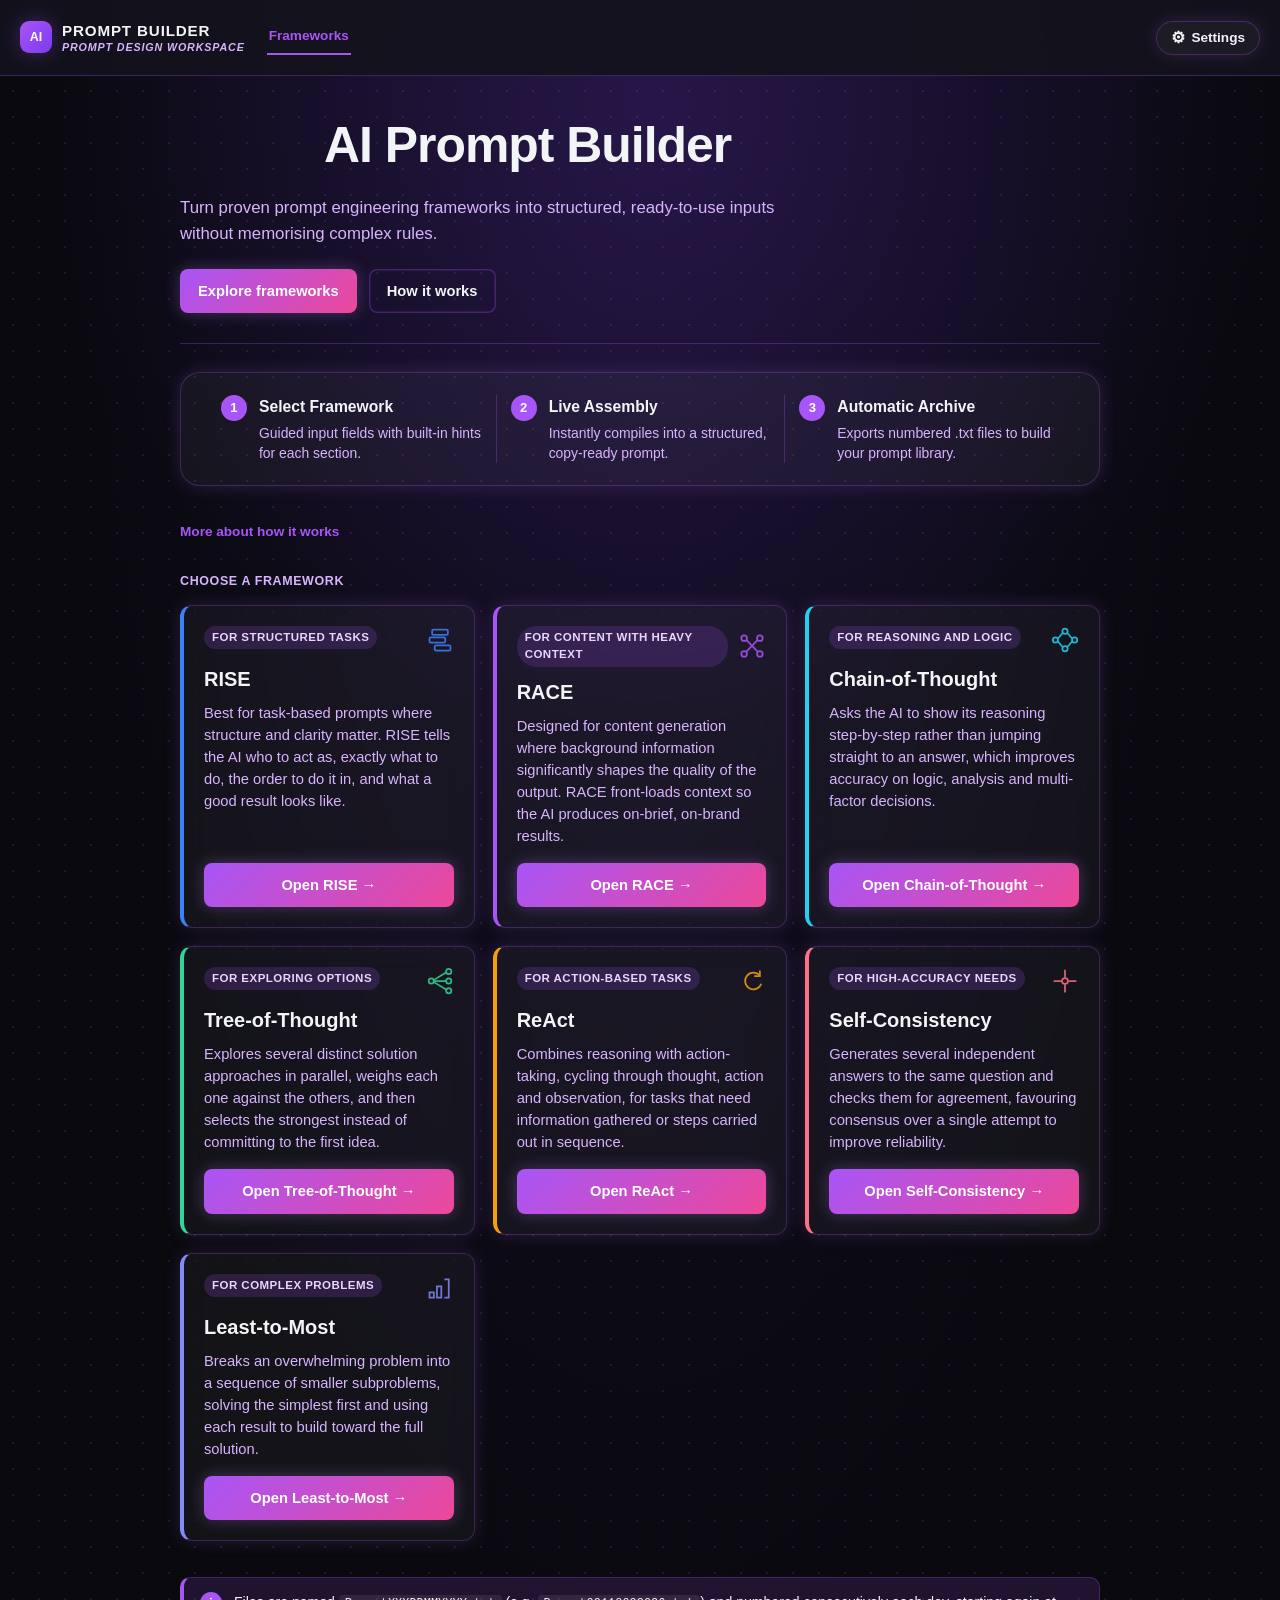
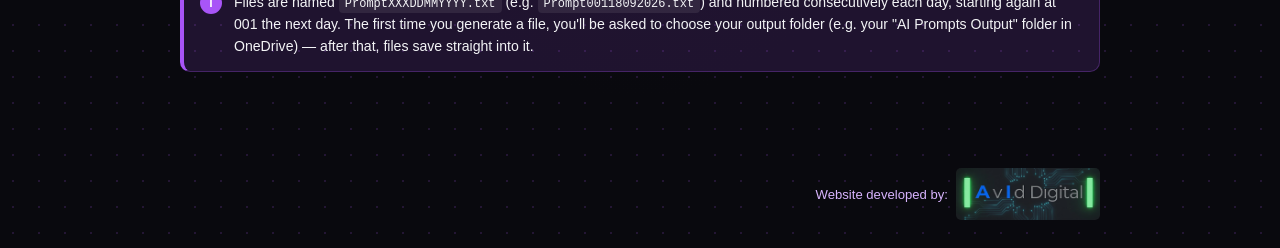
<file: AI Prompt Builder_16.html>
<!DOCTYPE html>
<html lang="en">
<head>
<meta charset="UTF-8">
<meta name="viewport" content="width=device-width, initial-scale=1.0">
<title>AI Prompt Builder</title>
<style>
  /* ---------- Colour themes ---------- */
  :root,
  :root[data-theme="slate"]{
    --bg:#F8FAFC;
    --panel:#FFFFFF;
    --border:#E2E8F0;
    --text:#0F172A;
    --muted:#475569;
    --accent:#4F46E5;
    --accent-dark:#3730A3;
    --success-bg:#e8f7ee;
    --success-text:#1c6e3f;
    --error-bg:#fdecec;
    --error-text:#a92323;
    --radius:10px;
    --radius-lg:18px;
    --shadow-card:0 4px 20px -2px rgba(15,23,42,.08);
    --focus-ring:0 0 0 3px rgba(79,70,229,.15);
    --heading-font:inherit;
    --card-tag-bg:#EEF2FF;
    --card-tag-text:#4338CA;
    --btn-tint-bg:#EEF2FF;
    --btn-tint-hover:#E0E7FF;
    --btn-secondary-bg:#EEF0F4;
    --btn-secondary-hover:#E2E5EA;
    --code-bg:#EEF0F4;
    --input-bg:#FBFBFC;
    --input-focus-bg:#FFFFFF;
    --output-bg:#FBFBFC;
    --output-text:var(--text);
    --output-border:var(--border);
    --body-bg:var(--bg);
    --dot-grid:none;
    --watermark-color:rgba(15,23,42,.045);
    --readiness-bg:var(--panel);
    --stepper-line:var(--border);
  }
  :root[data-theme="aurora"]{
    --bg:#0C0A14;
    --panel:rgba(255,255,255,.045);
    --border:rgba(168,85,247,.28);
    --text:#F3F4F6;
    --muted:#D8B4FE;
    --accent:#A855F7;
    --accent-dark:#7C3AED;
    --success-bg:rgba(34,197,94,.14);
    --success-text:#86efac;
    --error-bg:rgba(239,68,68,.14);
    --error-text:#fca5a5;
    --radius:12px;
    --radius-lg:20px;
    --shadow-card:0 0 18px rgba(192,132,252,.16);
    --focus-ring:0 0 0 3px rgba(192,132,252,.35);
    --heading-font:inherit;
    --card-tag-bg:rgba(168,85,247,.18);
    --card-tag-text:#E9D5FF;
    --btn-tint-bg:rgba(168,85,247,.14);
    --btn-tint-hover:rgba(168,85,247,.24);
    --btn-secondary-bg:rgba(255,255,255,.06);
    --btn-secondary-hover:rgba(255,255,255,.1);
    --code-bg:rgba(255,255,255,.08);
    --input-bg:rgba(255,255,255,.03);
    --input-focus-bg:rgba(255,255,255,.07);
    --output-bg:rgba(255,255,255,.03);
    --output-text:var(--text);
    --output-border:rgba(168,85,247,.3);
    --body-bg:radial-gradient(ellipse at top, #17102B 0%, #09090E 65%);
    --dot-grid:radial-gradient(rgba(168,85,247,.16) 1px, transparent 1px);
    --watermark-color:rgba(243,244,246,.045);
    --readiness-bg:rgba(20,14,36,.55);
    --stepper-line:rgba(168,85,247,.28);
  }
  :root[data-theme="editorial"]{
    --bg:#FAF8F5;
    --panel:#F4EFE6;
    --border:#E6DFD3;
    --text:#2E2A25;
    --muted:#635746;
    --accent:#B45309;
    --accent-dark:#92400E;
    --success-bg:#EAF3E3;
    --success-text:#3F6212;
    --error-bg:#FBEAE5;
    --error-text:#9A3412;
    --radius:10px;
    --radius-lg:16px;
    --shadow-card:0 2px 10px rgba(46,42,37,.07);
    --focus-ring:0 0 0 3px rgba(180,83,9,.18);
    --heading-font:Georgia,"Iowan Old Style","Palatino Linotype",serif;
    --card-tag-bg:#F1E4D0;
    --card-tag-text:#92400E;
    --btn-tint-bg:#F1E4D0;
    --btn-tint-hover:#E8D6BC;
    --btn-secondary-bg:#EFE7D8;
    --btn-secondary-hover:#E6DAC4;
    --code-bg:#EFE7D8;
    --input-bg:#FFFDFA;
    --input-focus-bg:#FFFFFF;
    --output-bg:#2A2620;
    --output-text:#F4EFE6;
    --output-border:#4A4136;
    --body-bg:var(--bg);
    --dot-grid:none;
    --watermark-color:rgba(46,42,37,.05);
    --readiness-bg:var(--panel);
    --stepper-line:var(--border);
  }
  :root{
    --font-mono:"JetBrains Mono", ui-monospace, SFMono-Regular, Consolas, "Liberation Mono", monospace;
    --container:1160px;
  }
  *{box-sizing:border-box;}
  html{scroll-behavior:smooth;}
  @media (prefers-reduced-motion: reduce){
    html{scroll-behavior:auto;}
    *,*::before,*::after{
      animation-duration:0.001ms !important;
      animation-iteration-count:1 !important;
      transition-duration:0.001ms !important;
      scroll-behavior:auto !important;
    }
  }
  body{
    margin:0;
    font-family:-apple-system,BlinkMacSystemFont,"Segoe UI",Roboto,Helvetica,Arial,sans-serif;
    background-color:var(--bg);
    background-image:var(--body-bg);
    color:var(--text);
    line-height:1.5;
    transition:background-color .2s ease, color .2s ease;
  }
  /* Subtle dot grid + extra glow layered on top of the existing Aurora
     background gradient (near-black surface it was designed for); kept
     faint enough to never compete with content, and removed at narrow
     widths so it can't muddy small-screen legibility. background-color
     above is the safety net so nothing ever shows through as plain white,
     however tall the page grows. Deliberately NOT background-attachment:
     fixed — that only paints one viewport's worth of image and leaves the
     rest of a long page uncovered. */
  :root[data-theme="aurora"] body{
    background-image:var(--dot-grid), radial-gradient(circle at 52% 6%, rgba(124,58,237,.16), transparent 34%), radial-gradient(ellipse at top, #17102B 0%, #09090E 65%);
    background-size:26px 26px, auto, auto;
    background-repeat:repeat, no-repeat, no-repeat;
  }
  @media (max-width:768px){
    :root[data-theme="aurora"] body{background-image:radial-gradient(ellipse at top, #17102B 0%, #09090E 65%);}
  }
  #app{
    max-width:960px;
    margin:0 auto;
    padding:32px 20px 64px;
    position:relative;
  }
  a{color:inherit;}

  /* ---------- Accessible focus visibility (keyboard users) ---------- */
  a:focus-visible,
  button:focus-visible,
  textarea:focus-visible,
  summary:focus-visible,
  [tabindex]:focus-visible{
    outline:2px solid var(--accent);
    outline-offset:2px;
    border-radius:4px;
  }

  /* ---------- Top bar: brand (left) + nav + Settings (right) ---------- */
  .topbar{
    position:sticky;
    top:0;
    z-index:30;
    display:flex;
    align-items:center;
    justify-content:space-between;
    gap:16px;
    min-height:76px;
    padding:12px 20px;
    background:var(--panel);
    border-bottom:1px solid var(--border);
    transition:background-color .2s ease, border-color .2s ease;
  }
  :root[data-theme="aurora"] .topbar{
    background:rgba(20,19,29,.92);
    backdrop-filter:blur(16px);
    -webkit-backdrop-filter:blur(16px);
  }
  .topbar-left{
    display:flex;
    align-items:center;
    gap:22px;
    min-width:0;
  }
  .brand{
    display:inline-flex;
    align-items:center;
    gap:10px;
    text-decoration:none;
    font-family:var(--heading-font);
  }
  .brand-text{display:flex;flex-direction:column;line-height:1.15;}
  .brand-wordmark{
    font-weight:850;
    font-size:.95rem;
    letter-spacing:.055em;
    text-transform:uppercase;
    color:var(--text);
  }
  .brand:hover .brand-wordmark{color:var(--accent);}
  .brand-subtitle{
    font-size:.67rem;
    font-weight:650;
    font-style:italic;
    letter-spacing:.08em;
    text-transform:uppercase;
    color:var(--muted);
    margin-top:1px;
  }
  .brand-mark{
    width:32px;
    height:32px;
    border-radius:9px;
    background:var(--accent);
    color:#fff;
    display:flex;
    align-items:center;
    justify-content:center;
    font-size:.78rem;
    font-weight:800;
    flex:none;
    font-family:-apple-system,BlinkMacSystemFont,"Segoe UI",Roboto,Helvetica,Arial,sans-serif;
  }
  :root[data-theme="aurora"] .brand-mark{
    background:linear-gradient(135deg,#A855F7,#7C3AED);
    box-shadow:0 0 20px rgba(168,85,247,.32);
  }
  .topbar-nav-link{
    font-size:.85rem;
    font-weight:700;
    color:var(--muted);
    text-decoration:none;
    padding:6px 2px;
    border-bottom:2px solid transparent;
    transition:color .15s ease, border-color .15s ease;
  }
  .topbar-nav-link:hover{color:var(--text);}
  .topbar-nav-link.current{color:var(--accent);border-bottom-color:var(--accent);}
  .settings-wrap{
    position:relative;
    flex:none;
  }
  .settings-toggle{
    display:inline-flex;
    align-items:center;
    gap:6px;
    padding:8px 14px;
    border-radius:20px;
    border:1px solid var(--border);
    background:var(--panel);
    color:var(--text);
    font-size:.85rem;
    font-weight:600;
    font-family:inherit;
    cursor:pointer;
    box-shadow:var(--shadow-card);
    transition:background-color .15s ease, border-color .15s ease;
  }
  .settings-toggle:hover{background:var(--btn-secondary-bg);}
  .settings-toggle .gear-icon{font-size:1rem;line-height:1;}
  .settings-panel{
    position:absolute;
    top:calc(100% + 8px);
    right:0;
    width:min(300px, calc(100vw - 32px));
    background:var(--panel);
    border:1px solid var(--border);
    border-radius:12px;
    box-shadow:0 12px 32px rgba(0,0,0,.16);
    padding:16px;
    transition:background-color .2s ease, border-color .2s ease;
  }
  .settings-panel[hidden]{display:none;}
  :root[data-theme="aurora"] .settings-panel{
    background:rgba(20,14,36,.96);
    border-color:rgba(168,85,247,.4);
    backdrop-filter:blur(16px);
    -webkit-backdrop-filter:blur(16px);
  }
  .settings-panel-header{
    display:flex;
    align-items:center;
    justify-content:space-between;
    margin-bottom:14px;
  }
  .settings-panel-title{
    font-size:.85rem;
    font-weight:700;
    color:var(--text);
  }
  .settings-close-btn{
    display:inline-flex;
    align-items:center;
    justify-content:center;
    width:30px;
    height:30px;
    border-radius:50%;
    border:1px solid var(--border);
    background:transparent;
    color:var(--muted);
    font-size:.95rem;
    line-height:1;
    cursor:pointer;
    transition:background-color .15s ease, color .15s ease;
  }
  .settings-close-btn:hover{background:var(--btn-secondary-bg);color:var(--text);}
  .settings-section{margin-bottom:16px;}
  .settings-section:last-child{margin-bottom:0;}
  .settings-section h4{
    margin:0 0 8px;
    font-size:.72rem;
    text-transform:uppercase;
    letter-spacing:.05em;
    color:var(--muted);
    font-weight:700;
  }
  .settings-folder-status{
    font-size:.82rem;
    color:var(--muted);
    margin:0 0 10px;
    line-height:1.4;
  }
  .theme-switcher{display:flex;flex-direction:column;gap:5px;}
  .theme-swatch{
    display:flex;
    align-items:center;
    gap:9px;
    width:100%;
    padding:7px 9px;
    border-radius:8px;
    border:1px solid transparent;
    background:transparent;
    color:var(--text);
    cursor:pointer;
    font-size:.85rem;
    font-weight:600;
    font-family:inherit;
    text-align:left;
    transition:background-color .15s ease, border-color .15s ease;
  }
  .theme-swatch:hover{background:var(--btn-secondary-bg);}
  .theme-swatch.active{border-color:var(--accent);background:var(--btn-tint-bg);}
  .swatch-dot{width:12px;height:12px;border-radius:50%;flex:none;}
  .swatch-check{margin-left:auto;color:var(--accent);visibility:hidden;font-size:.9rem;}
  .theme-swatch.active .swatch-check{visibility:visible;}
  .theme-swatch[data-theme-btn="slate"] .swatch-dot{background:#4F46E5;}
  .theme-swatch[data-theme-btn="aurora"] .swatch-dot{background:linear-gradient(135deg,#A855F7,#EC4899);}
  .theme-swatch[data-theme-btn="editorial"] .swatch-dot{background:#B45309;}
  @media (max-width:600px){
    .topbar{padding:10px 14px;min-height:64px;}
    .topbar-left{gap:14px;}
    .brand-wordmark{font-size:.82rem;}
    .brand-subtitle{font-size:.6rem;letter-spacing:.06em;}
    .topbar-nav-link{display:none;}
    .brand-mark{width:28px;height:28px;font-size:.68rem;}
    .settings-toggle{padding:7px 12px;font-size:.8rem;}
  }

  /* ---------- Aurora theme: glass panels & glow ---------- */
  :root[data-theme="aurora"] .card,
  :root[data-theme="aurora"] .fields,
  :root[data-theme="aurora"] .readiness-panel{
    backdrop-filter:blur(14px);
    -webkit-backdrop-filter:blur(14px);
  }
  :root[data-theme="aurora"] .btn.primary{
    background:linear-gradient(135deg,#A855F7,#EC4899);
    box-shadow:0 0 16px rgba(192,132,252,.3);
  }
  :root[data-theme="aurora"] .btn.primary:hover{
    background:linear-gradient(135deg,#A855F7,#EC4899);
    filter:brightness(1.12);
  }

  /* ---------- Shared page header (home + framework pages) ---------- */
  .home-header h1,
  .fw-header h1{
    font-weight:800;
    letter-spacing:-0.02em;
    color:var(--text);
    font-family:var(--heading-font);
    margin-left:1.5in;
  }
  @media (max-width:600px){
    /* 1.5in would overrun a phone screen, so scale the indent down to
       something that still reads as an indent without breaking layout. */
    .home-header h1,
    .fw-header h1{
      margin-left:24px;
    }
  }
  .header-divider{
    border:none;
    border-top:1px solid var(--border);
    margin:22px 0 28px;
  }

  /* ---------- Home page ---------- */
  .home-header h1{
    font-size:3.12rem;
    margin-top:0;
    margin-bottom:12px;
  }
  .hero-subtitle{
    color:var(--muted);
    font-size:1.05rem;
    line-height:1.55;
    max-width:640px;
    margin:0 0 22px;
  }
  .hero-actions{
    display:flex;
    flex-wrap:wrap;
    gap:12px;
    margin-bottom:30px;
  }
  .hero-guide{margin:0 0 30px;}
  .hero-guide summary{
    cursor:pointer;
    font-size:.85rem;
    font-weight:700;
    color:var(--accent);
    list-style:none;
  }
  .hero-guide summary::-webkit-details-marker{display:none;}
  .hero-guide summary:hover{text-decoration:underline;}
  .hero-guide[open] summary{margin-bottom:12px;}
  .hero-guide-body{
    background:var(--btn-tint-bg);
    border:1px solid var(--border);
    border-radius:var(--radius);
    padding:16px 18px;
    color:var(--text);
    font-size:.9rem;
    line-height:1.6;
  }
  .feature-row{
    display:grid;
    grid-template-columns:repeat(3, 1fr);
    gap:0;
    margin-bottom:36px;
    background:var(--panel);
    border:1px solid var(--border);
    border-radius:var(--radius-lg);
    padding:22px 26px;
    box-shadow:var(--shadow-card);
  }
  .feature-item{
    display:flex;
    gap:12px;
    align-items:flex-start;
    padding:0 14px;
  }
  .feature-item + .feature-item{border-left:1px solid var(--border);}
  .feature-badge{
    flex:none;
    width:26px;
    height:26px;
    border-radius:50%;
    background:var(--accent);
    color:#fff;
    display:flex;
    align-items:center;
    justify-content:center;
    font-size:.82rem;
    font-weight:700;
  }
  .feature-content h3{
    margin:0 0 4px;
    font-size:.98rem;
    font-weight:700;
    color:var(--text);
  }
  .feature-content p{
    margin:0;
    font-size:.87rem;
    color:var(--muted);
    line-height:1.45;
  }
  .section-label{
    font-size:.78rem;
    text-transform:uppercase;
    letter-spacing:.05em;
    font-weight:700;
    color:var(--muted);
    margin:0 0 14px;
  }
  @media (max-width:720px){
    .feature-row{grid-template-columns:1fr;gap:16px;padding:18px;}
    .feature-item + .feature-item{border-left:none;border-top:1px solid var(--border);padding-top:16px;}
  }
  .card-grid{
    display:grid;
    grid-template-columns:repeat(auto-fit,minmax(260px,1fr));
    gap:18px;
    align-items:stretch;
  }
  .card{
    background:var(--panel);
    border:1px solid var(--border);
    border-left:4px solid var(--card-accent, var(--accent));
    border-radius:var(--radius);
    padding:20px;
    display:flex;
    flex-direction:column;
    box-shadow:var(--shadow-card);
    transition:transform .18s ease, box-shadow .18s ease, background-color .2s ease, border-color .2s ease;
  }
  .card:hover{transform:translateY(-2px);box-shadow:0 10px 28px -6px rgba(15,23,42,.16);}
  :root[data-theme="aurora"] .card:hover{box-shadow:0 0 26px rgba(192,132,252,.22);}
  @media (prefers-reduced-motion: reduce){
    .card:hover{transform:none;}
  }
  .card-top{display:flex;align-items:center;justify-content:space-between;gap:10px;margin-bottom:10px;}
  .card-tag{
    display:inline-block;
    font-size:.72rem;
    font-weight:600;
    letter-spacing:.04em;
    text-transform:uppercase;
    color:var(--card-tag-text);
    background:var(--card-tag-bg);
    padding:3px 8px;
    border-radius:20px;
    align-self:flex-start;
  }
  .card-motif{flex:none;color:var(--card-accent, var(--accent));opacity:.85;}
  .card-motif svg{display:block;width:28px;height:28px;}
  .card h2{
    margin:0 0 8px;
    font-size:1.25rem;
    font-family:var(--heading-font);
  }
  .card p{
    color:var(--muted);
    font-size:.92rem;
    flex-grow:1;
    margin:0 0 16px;
  }
  .home-footer{
    margin-top:36px;
  }

  /* ---------- Prominent info callout (file-naming / output note) ---------- */
  .info-note{
    display:flex;
    gap:12px;
    align-items:flex-start;
    background:var(--btn-tint-bg);
    border:1px solid var(--border);
    border-left:4px solid var(--accent);
    border-radius:10px;
    padding:14px 16px;
    margin:24px 0;
  }
  .info-note-icon{
    flex:none;
    width:22px;
    height:22px;
    border-radius:50%;
    background:var(--accent);
    color:#fff;
    display:flex;
    align-items:center;
    justify-content:center;
    font-size:.78rem;
    font-weight:800;
  }
  .info-note p{
    margin:0;
    color:var(--text);
    font-size:.88rem;
    line-height:1.55;
  }
  .info-note code{
    background:var(--code-bg);
    padding:2px 6px;
    border-radius:4px;
    font-size:.85em;
  }

  /* ---------- Site-wide developer credit footer ---------- */
  .site-footer{
    max-width:960px;
    margin:0 auto;
    padding:8px 20px 28px;
    display:flex;
    justify-content:flex-end;
  }
  .dev-credit{
    display:inline-flex;
    align-items:center;
    gap:8px;
    margin:0;
    font-size:.82rem;
    color:var(--muted);
  }
  .dev-logo{
    height:52px;
    width:auto;
    border-radius:5px;
    display:block;
  }
  @media (max-width:600px){
    .site-footer{padding:6px 14px 24px;justify-content:center;}
  }

  /* ---------- Buttons: primary (filled) / secondary (outline) / ghost (text link) ---------- */
  .btn{
    display:inline-flex;
    align-items:center;
    justify-content:center;
    border:none;
    border-radius:8px;
    padding:11px 18px;
    font-size:.92rem;
    font-weight:600;
    cursor:pointer;
    text-decoration:none;
    background:var(--btn-tint-bg);
    color:var(--accent-dark);
    min-height:40px;
    transition:background-color .15s ease, border-color .15s ease, color .15s ease, transform .15s ease;
  }
  .btn:hover{background:var(--btn-tint-hover);}
  .btn.primary{background:var(--accent);color:#fff;}
  .btn.primary:hover{background:var(--accent-dark);}
  .btn.secondary{
    background:transparent;
    color:var(--text);
    box-shadow:inset 0 0 0 1.5px var(--border);
  }
  .btn.secondary:hover{box-shadow:inset 0 0 0 1.5px var(--accent);background:var(--btn-tint-bg);}
  .btn.ghost{
    background:transparent;
    color:var(--muted);
    padding-left:6px;
    padding-right:6px;
    min-height:auto;
  }
  .btn.ghost:hover{color:var(--accent);text-decoration:underline;background:transparent;}
  .btn.small{padding:8px 10px;font-size:.8rem;min-height:32px;}
  .btn:disabled{opacity:.45;cursor:not-allowed;}
  .btn:disabled:hover{background:var(--btn-tint-bg);}

  /* ---------- Framework page ---------- */
  .back-link{
    display:inline-flex;
    align-items:center;
    gap:6px;
    margin-bottom:20px;
    color:var(--accent);
    text-decoration:none;
    font-size:.9rem;
    font-weight:600;
    transition:color .15s ease;
  }
  .back-link:hover{color:var(--accent-dark);text-decoration:underline;}

  /* ---------- Framework identity band ---------- */
  .fw-identity{position:relative;overflow:hidden;}
  .fw-watermark{
    position:absolute;
    top:-0.35em;
    right:-0.05em;
    margin:0;
    font-size:7rem;
    font-weight:800;
    line-height:1;
    letter-spacing:-.03em;
    color:var(--watermark-color);
    white-space:nowrap;
    pointer-events:none;
    user-select:none;
    z-index:0;
  }
  @media (max-width:1099px){ .fw-watermark{font-size:5rem;} }
  @media (max-width:768px){ .fw-watermark{display:none;} }
  .fw-eyebrow-row{
    position:relative;
    z-index:1;
    display:flex;
    align-items:center;
    gap:10px;
    margin-bottom:6px;
    flex-wrap:wrap;
  }
  .fw-eyebrow{
    font-size:.7rem;
    font-weight:700;
    letter-spacing:.09em;
    text-transform:uppercase;
    color:var(--muted);
  }
  .fw-motif{flex:none;display:inline-flex;color:var(--fw-accent, var(--accent));}
  .fw-motif svg{display:block;width:34px;height:34px;}
  .fw-header{position:relative;z-index:1;}
  .fw-header h1{
    margin-top:0;
    margin-bottom:10px;
    font-size:4.94rem;
  }
  .fw-stageline{
    font-size:.85rem;
    font-weight:700;
    letter-spacing:.06em;
    text-transform:uppercase;
    color:var(--fw-accent, var(--accent));
    margin:0 0 12px;
    font-family:var(--font-mono);
  }
  .fw-header .fw-subheader{
    color:var(--muted);
    font-size:1rem;
    max-width:680px;
    margin:0;
  }
  .fw-guide{margin:18px 0 0;position:relative;z-index:1;}
  .fw-guide summary{
    cursor:pointer;
    font-size:.85rem;
    font-weight:700;
    color:var(--fw-accent, var(--accent));
    list-style:none;
    display:inline-block;
  }
  .fw-guide summary::-webkit-details-marker{display:none;}
  .fw-guide summary:hover{text-decoration:underline;}
  .fw-guide-body{
    margin-top:10px;
    background:var(--btn-tint-bg);
    border:1px solid var(--border);
    border-radius:var(--radius);
    padding:14px 16px;
    color:var(--text);
    font-size:.88rem;
    line-height:1.6;
  }

  /* ---------- Progress stepper ---------- */
  .fw-stepper-wrap{margin:26px 0 8px;position:relative;z-index:1;}
  .fw-stepper{
    display:flex;
    align-items:flex-start;
    gap:0;
    overflow-x:auto;
    padding-bottom:6px;
    -webkit-overflow-scrolling:touch;
  }
  .fw-step{
    display:flex;
    align-items:center;
    flex:none;
  }
  .fw-step-main{display:flex;flex-direction:column;align-items:center;gap:6px;min-width:76px;}
  .fw-step-dot{
    width:20px;
    height:20px;
    border-radius:50%;
    border:2px solid var(--border);
    color:var(--muted);
    display:flex;
    align-items:center;
    justify-content:center;
    font-size:.62rem;
    font-weight:800;
    font-family:var(--font-mono);
    background:var(--panel);
    transition:background-color .18s ease, border-color .18s ease, color .18s ease;
  }
  .fw-step.is-complete .fw-step-dot{
    background:var(--fw-accent, var(--accent));
    border-color:var(--fw-accent, var(--accent));
    color:#fff;
  }
  .fw-step-label{
    font-size:.66rem;
    font-weight:700;
    letter-spacing:.03em;
    text-transform:uppercase;
    color:var(--muted);
    text-align:center;
    white-space:nowrap;
  }
  .fw-step.is-complete .fw-step-label{color:var(--text);}
  .fw-step-connector{
    width:32px;
    height:2px;
    background:var(--stepper-line);
    margin:9px 4px 0;
    flex:none;
    transition:background-color .18s ease;
  }
  .fw-step.is-complete + .fw-step .fw-step-connector,
  .fw-step-connector.is-filled{background:var(--fw-accent, var(--accent));}
  @media (max-width:600px){
    .fw-stepper-wrap::after{
      content:"";
      display:block;
    }
    .fw-step-main{min-width:60px;}
    .fw-step-connector{width:18px;}
  }

  /* ---------- Workspace layout: form column + Prompt Readiness column ---------- */
  .fw-workspace{
    display:grid;
    grid-template-columns:1fr;
    gap:26px;
    align-items:start;
    margin-top:22px;
  }
  @media (min-width:1100px){
    .fw-workspace{grid-template-columns:minmax(0,1fr) 300px;}
  }

  /* ---------- Staged fields ---------- */
  .fields{
    background:var(--panel);
    border:1px solid var(--border);
    border-radius:var(--radius);
    padding:6px 20px;
    box-shadow:var(--shadow-card);
    transition:background-color .2s ease, border-color .2s ease;
  }
  .field-row{
    display:flex;
    gap:20px;
    padding:18px 0;
    border-bottom:1px solid var(--border);
    align-items:flex-start;
    border-left:3px solid transparent;
    transition:border-color .18s ease;
  }
  .field-row.is-complete{border-left-color:var(--fw-accent, var(--accent));}
  .field-row:last-child{border-bottom:none;}
  .field-label{
    flex:0 0 34%;
    max-width:34%;
  }
  .field-stage-title{
    display:flex;
    align-items:baseline;
    gap:8px;
    margin-bottom:4px;
    flex-wrap:wrap;
  }
  .field-stage-num{
    font-family:var(--font-mono);
    font-size:.72rem;
    font-weight:700;
    color:var(--fw-accent, var(--accent));
    flex:none;
  }
  .field-label label{
    display:inline;
    font-weight:600;
    font-size:.95rem;
    color:var(--text);
  }
  .field-help{
    color:var(--muted);
    font-size:.8rem;
    margin-bottom:6px;
  }
  .field-tip{
    color:var(--muted);
    font-size:.76rem;
    font-style:italic;
    margin:0;
  }
  .field-input{flex:1;}
  .field-input textarea{
    width:100%;
    resize:vertical;
    font-family:inherit;
    font-size:16px; /* 16px minimum avoids automatic zoom on iOS Safari */
    padding:9px 11px;
    border:1px solid var(--border);
    border-radius:8px;
    background:var(--input-bg);
    color:var(--text);
    transition:background-color .15s ease, border-color .15s ease, box-shadow .15s ease;
  }
  .field-input textarea::placeholder{color:var(--muted);opacity:.75;}
  .field-input textarea:focus{
    outline:none;
    border-color:var(--accent);
    background:var(--input-focus-bg);
    box-shadow:var(--focus-ring);
  }
  @media (max-width:640px){
    .field-row{flex-direction:column;}
    .field-label{max-width:100%;}
  }

  .action-bar{
    margin-top:22px;
    display:flex;
    flex-wrap:wrap;
    gap:10px;
    align-items:center;
  }
  .status{
    margin-top:12px;
    font-size:.9rem;
    padding:0;
  }
  .status.success{color:var(--success-text);background:var(--success-bg);padding:9px 12px;border-radius:8px;}
  .status.error{color:var(--error-text);background:var(--error-bg);padding:9px 12px;border-radius:8px;}

  .preview-section{margin-top:28px;}
  .preview-header{
    display:flex;
    justify-content:space-between;
    align-items:flex-start;
    gap:10px;
    margin-bottom:8px;
  }
  .preview-header-text h3{
    margin:0 0 2px;
    font-size:.78rem;
    letter-spacing:.06em;
    text-transform:uppercase;
    color:var(--text);
    font-weight:800;
  }
  .preview-status-line{
    margin:0;
    font-size:.78rem;
    color:var(--muted);
    font-family:var(--font-mono);
  }
  #preview-box{
    width:100%;
    font-family:var(--font-mono);
    font-size:16px; /* 16px minimum avoids automatic zoom on iOS Safari */
    padding:12px;
    border:1px solid var(--output-border);
    border-radius:8px;
    background:var(--output-bg);
    color:var(--output-text);
    resize:vertical;
    transition:background-color .2s ease, color .2s ease, border-color .2s ease;
  }

  /* ---------- Prompt Readiness panel ---------- */
  .readiness-panel{
    background:var(--readiness-bg);
    border:1px solid var(--border);
    border-radius:var(--radius-lg);
    padding:18px;
    box-shadow:var(--shadow-card);
    position:sticky;
    top:96px;
  }
  @media (max-width:1099px){
    .readiness-panel{position:static;}
  }
  .readiness-title{
    margin:0 0 14px;
    font-size:.78rem;
    font-weight:800;
    letter-spacing:.08em;
    text-transform:uppercase;
    color:var(--text);
  }
  .readiness-fw-row{
    display:flex;
    align-items:center;
    justify-content:space-between;
    font-size:.85rem;
    font-weight:700;
    color:var(--text);
    padding-bottom:12px;
    margin-bottom:12px;
    border-bottom:1px solid var(--border);
  }
  .readiness-fw-row .fw-accent-dot{
    width:9px;height:9px;border-radius:50%;
    background:var(--fw-accent, var(--accent));
    display:inline-block;margin-right:8px;
  }
  .readiness-list{
    list-style:none;
    margin:0 0 16px;
    padding:0;
    display:flex;
    flex-direction:column;
    gap:9px;
  }
  .readiness-item{
    display:flex;
    align-items:center;
    justify-content:space-between;
    gap:10px;
    font-size:.83rem;
  }
  .readiness-item-name{color:var(--text);}
  .readiness-item-state{
    display:inline-flex;
    align-items:center;
    gap:5px;
    font-size:.75rem;
    font-weight:700;
    white-space:nowrap;
  }
  .readiness-item.is-complete .readiness-item-state{color:var(--success-text);}
  .readiness-item:not(.is-complete) .readiness-item-state{color:var(--muted);}
  .readiness-icon{flex:none;width:14px;height:14px;display:inline-block;}
  .readiness-section{
    font-size:.72rem;
    font-weight:700;
    letter-spacing:.05em;
    text-transform:uppercase;
    color:var(--muted);
    margin:0 0 8px;
  }
  .readiness-bar-track{
    width:100%;
    height:8px;
    border-radius:5px;
    background:var(--btn-secondary-bg);
    overflow:hidden;
    margin-bottom:6px;
  }
  .readiness-bar-fill{
    height:100%;
    background:var(--fw-accent, var(--accent));
    border-radius:5px;
    transition:width .25s ease;
  }
  .readiness-count{
    font-size:.8rem;
    color:var(--muted);
    margin:0 0 16px;
  }
  .readiness-next{
    background:var(--btn-tint-bg);
    border-radius:var(--radius);
    padding:12px 14px;
    margin-bottom:14px;
  }
  .readiness-next-label{
    font-size:.68rem;
    font-weight:800;
    letter-spacing:.06em;
    text-transform:uppercase;
    color:var(--fw-accent, var(--accent));
    margin:0 0 6px;
  }
  .readiness-next p{margin:0;font-size:.83rem;color:var(--text);line-height:1.5;}
  .readiness-panel .btn{width:100%;}

  /* ---------- Small screens / phones ---------- */
  @media (max-width:600px){
    #app{padding:20px 14px 48px;}
    .home-header h1{font-size:2.21rem;}
    .hero-subtitle{font-size:.95rem;}
    .header-divider{margin:16px 0 20px;}
    .fw-header h1{font-size:3.90rem;}
    .fw-header .fw-subheader{font-size:.92rem;}
    .card{padding:16px;}
    .fields{padding:4px 14px;}
    .action-bar{flex-direction:column;align-items:stretch;}
    .action-bar .btn{width:100%;text-align:center;padding:13px 16px;font-size:1rem;}
    .preview-header{flex-wrap:wrap;gap:8px;}
    .preview-header .btn{padding:10px 14px;}
  }
</style>
</head>
<body>
<div class="topbar">
<div class="topbar-left">
<a class="brand" href="#">
  <span class="brand-mark">AI</span>
  <span class="brand-text">
    <span class="brand-wordmark">Prompt Builder</span>
    <span class="brand-subtitle">Prompt design workspace</span>
  </span>
</a>
<a class="topbar-nav-link current" id="topbar-frameworks-link" href="#">Frameworks</a>
</div>
<div class="settings-wrap">
  <button type="button" class="settings-toggle" id="settings-toggle-btn" onclick="toggleSettings()" aria-haspopup="true" aria-expanded="false" aria-controls="settings-panel">
    <span class="gear-icon">⚙</span> Settings
  </button>
  <div class="settings-panel" id="settings-panel" hidden>
    <div class="settings-panel-header">
      <span class="settings-panel-title">Settings</span>
      <button type="button" class="settings-close-btn" onclick="toggleSettings(false)" aria-label="Close settings">✕</button>
    </div>
    <div class="settings-section">
      <h4>Appearance</h4>
      <div class="theme-switcher" role="group" aria-label="Colour theme">
        <button type="button" class="theme-swatch" data-theme-btn="slate" title="Studio Slate" onclick="setTheme('slate')"><span class="swatch-dot"></span><span class="swatch-label">Studio Slate</span><span class="swatch-check">✓</span></button>
        <button type="button" class="theme-swatch" data-theme-btn="aurora" title="Deep Aurora Glass" onclick="setTheme('aurora')"><span class="swatch-dot"></span><span class="swatch-label">Deep Aurora Glass</span><span class="swatch-check">✓</span></button>
        <button type="button" class="theme-swatch" data-theme-btn="editorial" title="Warm Editorial" onclick="setTheme('editorial')"><span class="swatch-dot"></span><span class="swatch-label">Warm Editorial</span><span class="swatch-check">✓</span></button>
      </div>
    </div>
    <div class="settings-section">
      <h4>Output folder</h4>
      <p class="settings-folder-status" id="settings-folder-status"></p>
      <button type="button" class="btn secondary small" id="settings-folder-btn" onclick="handleChangeFolder()" style="display:none;">Change output folder</button>
    </div>
  </div>
</div>
</div>
<div id="app"></div>
<footer class="site-footer">
  <p class="dev-credit">Website developed by: <img class="dev-logo" src="[data-uri]" alt="AvId Digital"></p>
</footer>

<script>
/* ==========================================================================
   Data: the seven prompt frameworks, their descriptions, fields, and the
   brand-identity metadata (accent colour, motif, stage line, purpose,
   recommended next step) used by the framework identity band, stepper and
   Prompt Readiness panel.
   ========================================================================== */
const FRAMEWORKS = {
  "rise": {
    "name": "RISE",
    "tag": "For structured tasks",
    "homeDesc": "Best for task-based prompts where structure and clarity matter. RISE tells the AI who to act as, exactly what to do, the order to do it in, and what a good result looks like.",
    "subHeader": "Give the AI a role, clear instructions, a defined sequence of steps, and the expectations for the finished output.",
    "stageLine": "Role · Instructions · Steps · End Goal",
    "purpose": "Create clear, structured prompts for tasks where process and output quality matter.",
    "accent": "#3B82F6",
    "motif": "stacked-blocks",
    "fields": [
      {
        "label": "Role",
        "letter": "R",
        "short": "Role",
        "help": "Who or what should the AI act as?",
        "tip": "Choose expertise that directly supports the task.",
        "placeholder": "e.g. You are a senior financial analyst with 10 years of experience in SaaS budgeting."
      },
      {
        "label": "Instructions",
        "letter": "I",
        "short": "Instructions",
        "help": "The specific task you want carried out.",
        "tip": "State the single task plainly, in one or two sentences.",
        "placeholder": "e.g. Review the attached Q3 budget and identify the three biggest cost-saving opportunities."
      },
      {
        "label": "Steps",
        "letter": "S",
        "short": "Steps",
        "help": "Break the task into an ordered sequence.",
        "tip": "Number each step so the AI follows your intended order.",
        "placeholder": "e.g. 1) Summarise spend by category 2) Flag anomalies 3) Rank by savings potential 4) Recommend actions"
      },
      {
        "label": "Expectations",
        "letter": "E",
        "short": "Expectations",
        "help": "What the finished output should look like.",
        "tip": "Describe format, length, and any success criteria.",
        "placeholder": "e.g. Return a table with category, current spend, savings potential and a one-line rationale. Keep it under 300 words."
      }
    ]
  },
  "race": {
    "name": "RACE",
    "tag": "For content with heavy context",
    "homeDesc": "Designed for content generation where background information significantly shapes the quality of the output. RACE front-loads context so the AI produces on-brief, on-brand results.",
    "subHeader": "Set the AI's role, the action you need, the context that shapes it, and what a successful result should look like.",
    "stageLine": "Role · Action · Context · Expectations",
    "purpose": "Create context-rich prompts that keep the AI aligned with the brief and the intended result.",
    "accent": "#A855F7",
    "motif": "connected-nodes",
    "fields": [
      {
        "label": "Role",
        "letter": "R",
        "short": "Role",
        "help": "Who or what should the AI act as?",
        "tip": "Choose expertise that directly supports the task.",
        "placeholder": "e.g. You are an experienced B2B email copywriter."
      },
      {
        "label": "Action",
        "letter": "A",
        "short": "Action",
        "help": "The specific output you need.",
        "tip": "Name the desired deliverable and outcome.",
        "placeholder": "e.g. Write a 3-email nurture sequence for trial users who haven't logged in for 7 days."
      },
      {
        "label": "Context",
        "letter": "C",
        "short": "Context",
        "help": "Background that shapes the quality of the result.",
        "tip": "Include what the AI must know and must not assume.",
        "placeholder": "e.g. Our product is a project management tool for creative agencies; tone is friendly but not salesy; audience is time-poor founders."
      },
      {
        "label": "Expectations",
        "letter": "E",
        "short": "Expectations",
        "help": "What does a useful final result look like?",
        "tip": "Specify format, tone, length, or success criteria.",
        "placeholder": "e.g. Each email reads warm but professional, stays under 120 words, includes one clear call-to-action and a subject line, and avoids exclamation marks."
      }
    ]
  },
  "cot": {
    "name": "Chain-of-Thought",
    "tag": "For reasoning and logic",
    "homeDesc": "Asks the AI to show its reasoning step-by-step rather than jumping straight to an answer, which improves accuracy on logic, analysis and multi-factor decisions.",
    "subHeader": "Walk the AI through a numbered chain of reasoning stages before it gives a final answer.",
    "stageLine": "Define · Reason · Check · Answer",
    "purpose": "Structure complex reasoning, logic, and multi-step analysis.",
    "accent": "#22D3EE",
    "motif": "connected-path",
    "fields": [
      {
        "label": "Role",
        "letter": null,
        "short": "Role",
        "help": "Who or what should the AI act as?",
        "tip": "Ground the reasoning in relevant expertise or perspective.",
        "placeholder": "e.g. You are a senior infrastructure engineer evaluating hosting options."
      },
      {
        "label": "Task / Question",
        "letter": null,
        "short": "Task",
        "help": "The problem or question to reason through.",
        "tip": "State the exact decision or question needing an answer.",
        "placeholder": "e.g. Should we switch our hosting provider from Provider A to Provider B?"
      },
      {
        "label": "Context / Background",
        "letter": null,
        "short": "Context",
        "help": "Relevant background information.",
        "tip": "Include only the facts the reasoning actually depends on.",
        "placeholder": "e.g. Current spend is £4k/month, a 99.9% uptime SLA is required, migration would take roughly 2 weeks."
      },
      {
        "label": "Reasoning Step 1",
        "letter": null,
        "short": "Step 1",
        "help": "First stage of the reasoning chain.",
        "tip": "Keep each step focused on one part of the analysis.",
        "placeholder": "e.g. List all relevant factors (cost, reliability, support, migration effort)."
      },
      {
        "label": "Reasoning Step 2",
        "letter": null,
        "short": "Step 2",
        "help": "Second stage of the reasoning chain.",
        "tip": "Build directly on what the previous step found.",
        "placeholder": "e.g. Analyse each factor for both providers."
      },
      {
        "label": "Reasoning Step 3",
        "letter": null,
        "short": "Step 3",
        "help": "Third stage of the reasoning chain.",
        "tip": "Use this step to weigh trade-offs or compare options.",
        "placeholder": "e.g. Weigh the trade-offs against our priorities."
      },
      {
        "label": "Final Instruction",
        "letter": null,
        "short": "Final Instruction",
        "help": "What the AI should conclude with, after reasoning through the steps.",
        "tip": "Say exactly what the concluding answer should contain.",
        "placeholder": "e.g. State a clear recommendation with a one-paragraph justification."
      }
    ]
  },
  "tot": {
    "name": "Tree-of-Thought",
    "tag": "For exploring options",
    "homeDesc": "Explores several distinct solution approaches in parallel, weighs each one against the others, and then selects the strongest instead of committing to the first idea.",
    "subHeader": "Have the AI branch into multiple approaches, evaluate each one, then recommend the best path.",
    "stageLine": "Explore · Compare · Evaluate · Choose",
    "purpose": "Explore several viable approaches before making a recommendation.",
    "accent": "#34D399",
    "motif": "branching-paths",
    "fields": [
      {
        "label": "Role",
        "letter": null,
        "short": "Role",
        "help": "Who or what should the AI act as?",
        "tip": "Ground the reasoning in relevant expertise or perspective.",
        "placeholder": "e.g. You are a strategic consultant advising on customer retention."
      },
      {
        "label": "Problem / Goal",
        "letter": null,
        "short": "Problem",
        "help": "The problem or goal to explore approaches for.",
        "tip": "Frame the goal so genuinely different approaches are possible.",
        "placeholder": "e.g. How should we reduce customer churn by 15% this quarter?"
      },
      {
        "label": "Approach 1",
        "letter": null,
        "short": "Approach 1",
        "help": "A distinct strategy or path worth exploring.",
        "tip": "Describe the approach in a few concrete words.",
        "placeholder": "e.g. Improve onboarding"
      },
      {
        "label": "Approach 2",
        "letter": null,
        "short": "Approach 2",
        "help": "A second, different strategy.",
        "tip": "Make sure this is meaningfully different from Approach 1.",
        "placeholder": "e.g. Introduce a loyalty programme"
      },
      {
        "label": "Approach 3",
        "letter": null,
        "short": "Approach 3",
        "help": "A third, different strategy.",
        "tip": "A third distinct option gives the comparison more range.",
        "placeholder": "e.g. Proactive customer support outreach"
      },
      {
        "label": "Evaluation Criteria",
        "letter": null,
        "short": "Criteria",
        "help": "What each approach should be judged against.",
        "tip": "List the factors that should decide between the approaches.",
        "placeholder": "e.g. Cost, time to implement, expected impact, risk."
      },
      {
        "label": "Final Selection Instruction",
        "letter": null,
        "short": "Final Selection",
        "help": "How the AI should conclude and choose.",
        "tip": "Say how the AI should weigh the criteria to choose.",
        "placeholder": "e.g. Compare all approaches against the criteria above and recommend one, with reasoning."
      }
    ]
  },
  "react": {
    "name": "ReAct",
    "tag": "For action-based tasks",
    "homeDesc": "Combines reasoning with action-taking, cycling through thought, action and observation, for tasks that need information gathered or steps carried out in sequence.",
    "subHeader": "Loop the AI through Thought, Action and Observation until the task is complete.",
    "stageLine": "Reason · Act · Observe · Refine",
    "purpose": "Guide action-based tasks that require planning, tool use, and review.",
    "accent": "#F59E0B",
    "motif": "circular-loop",
    "fields": [
      {
        "label": "Role",
        "letter": null,
        "short": "Role",
        "help": "Who or what should the AI act as?",
        "tip": "Ground the reasoning in relevant expertise or perspective.",
        "placeholder": "e.g. You are a travel planning assistant with access to search tools."
      },
      {
        "label": "Goal / Task",
        "letter": null,
        "short": "Goal",
        "help": "What needs to be accomplished.",
        "tip": "State the end result the loop should ultimately produce.",
        "placeholder": "e.g. Find the best flight option and draft a travel itinerary."
      },
      {
        "label": "Available Tools / Actions",
        "letter": null,
        "short": "Tools",
        "help": "What the AI is allowed to use or do.",
        "tip": "List only the tools or actions actually available to use.",
        "placeholder": "e.g. Web search, calculator, calendar lookup."
      },
      {
        "label": "Thought Instruction",
        "letter": null,
        "short": "Thought",
        "help": "How the AI should reason before acting.",
        "tip": "Ask for a brief reason before each action, not a full essay.",
        "placeholder": "e.g. Before each action, explain what you need to find out and why."
      },
      {
        "label": "Action Instruction",
        "letter": null,
        "short": "Action",
        "help": "How actions should be described.",
        "tip": "Describe how each action should be phrased or logged.",
        "placeholder": "e.g. State the exact action to take, e.g. 'Search for flights from London to Lisbon on 3 October'."
      },
      {
        "label": "Observation Instruction",
        "letter": null,
        "short": "Observation",
        "help": "How results should be reviewed before continuing.",
        "tip": "Ask for a short summary of what each result showed.",
        "placeholder": "e.g. Summarise what was learned from each action before deciding the next step."
      },
      {
        "label": "Final Answer Instruction",
        "letter": null,
        "short": "Final Answer",
        "help": "What the AI should deliver once the loop is finished.",
        "tip": "Describe the format of the final answer once the loop ends.",
        "placeholder": "e.g. Once the itinerary is complete, present it as a day-by-day schedule."
      }
    ]
  },
  "selfconsistency": {
    "name": "Self-Consistency",
    "tag": "For high-accuracy needs",
    "homeDesc": "Generates several independent answers to the same question and checks them for agreement, favouring consensus over a single attempt to improve reliability.",
    "subHeader": "Ask the AI to solve the same problem multiple times independently, then reconcile the results.",
    "stageLine": "Solve · Compare · Verify · Select",
    "purpose": "Improve confidence by comparing independent approaches and checking results.",
    "accent": "#FB7185",
    "motif": "converging-lines",
    "fields": [
      {
        "label": "Role",
        "letter": null,
        "short": "Role",
        "help": "Who or what should the AI act as?",
        "tip": "Ground the reasoning in relevant expertise or perspective.",
        "placeholder": "e.g. You are a financial forecasting analyst."
      },
      {
        "label": "Question / Problem",
        "letter": null,
        "short": "Question",
        "help": "The question that needs a reliable answer.",
        "tip": "Ask one specific question with a checkable answer.",
        "placeholder": "e.g. What will next month's revenue be, given current trends?"
      },
      {
        "label": "Number of Independent Attempts",
        "letter": null,
        "short": "Attempts",
        "help": "How many separate reasoning attempts to generate.",
        "tip": "Three attempts is a reasonable starting point.",
        "placeholder": "e.g. 3"
      },
      {
        "label": "Instruction for Each Attempt",
        "letter": null,
        "short": "Per-Attempt Instruction",
        "help": "How each attempt should be approached, ideally with some variation.",
        "tip": "Vary the method or assumptions across attempts.",
        "placeholder": "e.g. Use a different method or assumption set for each attempt."
      },
      {
        "label": "Comparison Instruction",
        "letter": null,
        "short": "Comparison",
        "help": "How the AI should evaluate the attempts against each other.",
        "tip": "Ask the AI to point out where attempts agree or differ.",
        "placeholder": "e.g. Compare the answers and highlight where they agree or disagree."
      },
      {
        "label": "Consensus / Confidence Instruction",
        "letter": null,
        "short": "Consensus",
        "help": "What the final, reconciled output should look like.",
        "tip": "Ask for a plain confidence level alongside the final answer.",
        "placeholder": "e.g. Give a final consensus answer together with a confidence level (low / medium / high)."
      }
    ]
  },
  "leasttomost": {
    "name": "Least-to-Most",
    "tag": "For complex problems",
    "homeDesc": "Breaks an overwhelming problem into a sequence of smaller subproblems, solving the simplest first and using each result to build toward the full solution.",
    "subHeader": "Decompose a complex problem into progressively harder subproblems and solve them in order.",
    "stageLine": "Break down · Solve · Build up",
    "purpose": "Solve difficult problems by progressing from simpler dependent steps.",
    "accent": "#818CF8",
    "motif": "ascending-steps",
    "fields": [
      {
        "label": "Role",
        "letter": null,
        "short": "Role",
        "help": "Who or what should the AI act as?",
        "tip": "Ground the reasoning in relevant expertise or perspective.",
        "placeholder": "e.g. You are a SaaS pricing strategist."
      },
      {
        "label": "Complex Problem",
        "letter": null,
        "short": "Problem",
        "help": "The overall problem, in full.",
        "tip": "State the full problem before it gets broken down.",
        "placeholder": "e.g. Design a pricing model for a new SaaS product."
      },
      {
        "label": "Subproblem 1 (Simplest)",
        "letter": null,
        "short": "Sub-problem 1",
        "help": "The easiest piece to solve first.",
        "tip": "Pick a genuinely simple starting point.",
        "placeholder": "e.g. List the cost inputs."
      },
      {
        "label": "Subproblem 2",
        "letter": null,
        "short": "Sub-problem 2",
        "help": "Builds on subproblem 1.",
        "tip": "Should depend on the answer to Sub-problem 1.",
        "placeholder": "e.g. Estimate a break-even price per user."
      },
      {
        "label": "Subproblem 3",
        "letter": null,
        "short": "Sub-problem 3",
        "help": "Builds on subproblem 2.",
        "tip": "Introduce a real comparison or added complexity here.",
        "placeholder": "e.g. Compare against 2-3 competitor pricing models."
      },
      {
        "label": "Subproblem 4 (Most Complex)",
        "letter": null,
        "short": "Sub-problem 4",
        "help": "The full, hardest version of the problem.",
        "tip": "This is the full, hardest version of the original problem.",
        "placeholder": "e.g. Propose a tiered pricing structure with rationale."
      },
      {
        "label": "Synthesis Instruction",
        "letter": null,
        "short": "Synthesis",
        "help": "How the AI should combine the steps into a final answer.",
        "tip": "Ask for each sub-answer to be shown before the final one.",
        "placeholder": "e.g. Show the output of each subproblem before presenting the final tiered pricing structure."
      }
    ]
  }
};
const NEXT_STEP = {
  "rise": "Define the desired end goal and the format of a successful result.",
  "race": "Add the audience, relevant background, and constraints the AI should follow.",
  "cot": "State the known facts, assumptions, and exact question to be reasoned through.",
  "tot": "Add the decision criteria that should be used to compare possible options.",
  "react": "Define permitted actions, available tools, and the expected outcome.",
  "selfconsistency": "Specify what should be independently checked or compared before selecting a final answer.",
  "leasttomost": "Break the main problem into the first smaller task that must be solved."
};

/* Small inline SVG motifs — no external images/icon fonts, per brand spec.
   Each uses currentColor so it inherits the framework's accent via CSS. */
const MOTIFS = {
  "stacked-blocks": '<svg viewBox="0 0 32 32" fill="none" stroke="currentColor" stroke-width="2"><rect x="7" y="4" width="18" height="6" rx="1.5"/><rect x="4" y="13" width="18" height="6" rx="1.5"/><rect x="10" y="22" width="18" height="6" rx="1.5"/></svg>',
  "connected-nodes": '<svg viewBox="0 0 32 32" fill="none" stroke="currentColor" stroke-width="2"><circle cx="7" cy="7" r="3.2"/><circle cx="25" cy="7" r="3.2"/><circle cx="7" cy="25" r="3.2"/><circle cx="25" cy="25" r="3.2"/><path d="M9.8 9.4 22.2 22.2M22.2 9.4 9.8 22.2"/></svg>',
  "connected-path": '<svg viewBox="0 0 32 32" fill="none" stroke="currentColor" stroke-width="2"><circle cx="5" cy="16" r="3"/><circle cx="16" cy="6" r="3"/><circle cx="16" cy="26" r="3"/><circle cx="27" cy="16" r="3"/><path d="M7.6 14.6 13.4 8M13.4 24 7.6 17.4M18.6 8 24.4 14.6M24.4 17.4 18.6 24"/></svg>',
  "branching-paths": '<svg viewBox="0 0 32 32" fill="none" stroke="currentColor" stroke-width="2"><circle cx="6" cy="16" r="3"/><circle cx="26" cy="5" r="3"/><circle cx="26" cy="16" r="3"/><circle cx="26" cy="27" r="3"/><path d="M8.6 15 23.4 6M8.8 16h14.2M8.6 17 23.4 26"/></svg>',
  "circular-loop": '<svg viewBox="0 0 32 32" fill="none" stroke="currentColor" stroke-width="2"><path d="M25 10a9.5 9.5 0 1 0 1.6 9.2"/><path d="M25 4v6.5h-6.5"/></svg>',
  "converging-lines": '<svg viewBox="0 0 32 32" fill="none" stroke="currentColor" stroke-width="2"><circle cx="16" cy="16" r="3.4"/><path d="M16 3v9.2M16 29v-9.2M3 16h9.2M29 16h-9.2"/></svg>',
  "ascending-steps": '<svg viewBox="0 0 32 32" fill="none" stroke="currentColor" stroke-width="2"><path d="M4 27h5v-6H4zM12.5 27h5v-13h-5zM21 27h5V6h-5"/></svg>'
};
function motifSVG(key){ return MOTIFS[key] || ''; }

let currentFrameworkId = null;
let cachedDirHandle = null;
let lastGenerated = null; // { filename, content } for the most recently generated prompt
const app = document.getElementById('app');

function supportsDirectoryPicker(){ return typeof window.showDirectoryPicker === 'function'; }
function supportsShare(){ return typeof navigator.share === 'function'; }
function prefersReducedMotion(){
  return typeof window.matchMedia === 'function' && window.matchMedia('(prefers-reduced-motion: reduce)').matches;
}

/* ==========================================================================
   Colour theme switcher — Studio Slate / Deep Aurora Glass / Warm Editorial
   ========================================================================== */
const THEME_KEY = 'aiPromptBuilderTheme';
const VALID_THEMES = ['slate', 'aurora', 'editorial'];

function getStoredTheme(){
  try {
    const saved = localStorage.getItem(THEME_KEY);
    return VALID_THEMES.includes(saved) ? saved : null;
  } catch(e){ return null; }
}

function applyTheme(id){
  document.documentElement.setAttribute('data-theme', id);
  document.querySelectorAll('.theme-swatch').forEach(btn => {
    btn.classList.toggle('active', btn.getAttribute('data-theme-btn') === id);
  });
}

function setTheme(id){
  if (!VALID_THEMES.includes(id)) return;
  applyTheme(id);
  try { localStorage.setItem(THEME_KEY, id); } catch(e){ /* ignore */ }
}

/* Apply the saved (or default) theme immediately — this script tag runs
   after the settings markup above it, so the buttons already exist. */
applyTheme(getStoredTheme() || 'aurora');

/* ==========================================================================
   Settings menu (Appearance + Output folder) — a single persistent panel
   that lives outside #app, so it survives page-to-page navigation.
   ========================================================================== */
function toggleSettings(forceState){
  const panel = document.getElementById('settings-panel');
  const toggleBtn = document.getElementById('settings-toggle-btn');
  if (!panel || !toggleBtn) return;
  const shouldOpen = typeof forceState === 'boolean' ? forceState : panel.hasAttribute('hidden');
  if (shouldOpen){
    panel.removeAttribute('hidden');
    toggleBtn.setAttribute('aria-expanded', 'true');
    updateFolderIndicator();
  } else {
    panel.setAttribute('hidden', '');
    toggleBtn.setAttribute('aria-expanded', 'false');
  }
}

document.addEventListener('click', (e) => {
  const wrap = document.querySelector('.settings-wrap');
  if (wrap && !wrap.contains(e.target)) toggleSettings(false);
});
document.addEventListener('keydown', (e) => {
  if (e.key === 'Escape') toggleSettings(false);
});

/* ==========================================================================
   Routing
   ========================================================================== */
function route(){
  const hash = decodeURIComponent(location.hash.replace('#',''));
  if (hash && FRAMEWORKS[hash]) {
    renderFramework(hash);
  } else {
    renderHome();
  }
  window.scrollTo(0, 0);
}
window.addEventListener('hashchange', route);
window.addEventListener('DOMContentLoaded', route);

/* ==========================================================================
   Rendering
   ========================================================================== */
function renderHome(){
  currentFrameworkId = null;
  document.title = 'AI Prompt Builder';
  app.innerHTML = homeHTML();
  updateTopbarNav();
}

function renderFramework(id){
  currentFrameworkId = id;
  const fw = FRAMEWORKS[id];
  document.title = fw.name + ' — AI Prompt Builder';
  app.innerHTML = frameworkHTML(fw, id);
  updateTopbarNav();

  const fieldsEl = app.querySelector('.fields');
  if (fieldsEl) fieldsEl.addEventListener('input', refreshFrameworkUI);
  refreshFrameworkUI();
}

/* Keeps the persistent header's "Frameworks" link visually marked as
   current only while on the home/framework-list page. */
function updateTopbarNav(){
  const link = document.getElementById('topbar-frameworks-link');
  if (link) link.classList.toggle('current', !currentFrameworkId);
}

/* Appended to the end of every generated prompt — fixed reliability
   guardrails and a self-check list for the AI processing the prompt. */
const RELIABILITY_BLOCK = `UNIVERSAL RELIABILITY RULES:

- Do not invent facts, sources, citations, quotations, statistics, names, dates, URLs, product features, APIs, or results.
- Do not guess missing, ambiguous, contradictory, or unverified information.
- Clearly distinguish verified facts, user-provided information, inference, estimate, opinion, and uncertainty.
- If a missing or uncertain detail would materially change the answer, ask one concise clarification question or request user approval before using it.
- Follow the requested output format, audience level, tone, length, and constraints.
- Use clear, natural, specific language. Avoid generic filler, repetition, exaggerated certainty, and stereotypical AI phrasing.
- Do not expose private chain-of-thought. Provide only the answer, essential reasoning summary, assumptions, calculations, evidence, or limitations needed by the user.


FRAMEWORK CHECKLIST:

[ ] Have I completed every explicit requested task?
[ ] Have I followed the requested format, tone, length, audience, and constraints?
[ ] Have I avoided invented facts, unsupported assumptions, and fabricated citations?
[ ] Have I clearly labelled any material uncertainty, inference, estimate, or limitation?
[ ] Have I used a natural, direct, non-repetitive writing style?
[ ] If uncertainty materially affects the answer, have I asked for clarification or user approval rather than guessing?`;

/* Builds the compiled "- Label: value" lines for the currently open
   framework, from whatever is in the fields right now, plus the fixed
   reliability rules and checklist appended at the end. */
function getCompiledContent(){
  if (!currentFrameworkId) return { lines: [], content: '' };
  const fw = FRAMEWORKS[currentFrameworkId];
  const lines = [];
  fw.fields.forEach((f, i) => {
    const el = document.getElementById(`field-input-${i}`);
    const val = el ? el.value.trim() : '';
    if (val) lines.push(`- ${f.label}: ${val}`);
  });
  const content = lines.length
    ? lines.join('\n') + '\n\n' + RELIABILITY_BLOCK + '\n'
    : '';
  return { lines, content };
}

/* Keeps the "Compiled prompt" preview in sync with the fields as the
   user types — no need to click Generate first to see it. */
function updatePreview(){
  const previewEl = document.getElementById('preview-box');
  if (!previewEl) return;
  const { content } = getCompiledContent();
  previewEl.value = content;
  const statusLine = document.getElementById('preview-status-line');
  if (statusLine && currentFrameworkId){
    const fw = FRAMEWORKS[currentFrameworkId];
    statusLine.textContent = `${fw.name} · ${content ? 'Ready for review' : 'Not generated yet'}`;
  }
}

/* ==========================================================================
   Field completion state — shared by the field rows, the progress stepper,
   and the Prompt Readiness panel. Truthful and simple by design: a field
   counts as complete only when it has actual non-whitespace text. This
   never claims anything about correctness, safety or quality.
   ========================================================================== */
function getFieldStates(fw){
  return fw.fields.map((f, i) => {
    const el = document.getElementById(`field-input-${i}`);
    return !!(el && el.value.trim().length > 0);
  });
}

function refreshFrameworkUI(){
  if (!currentFrameworkId) return;
  const fw = FRAMEWORKS[currentFrameworkId];
  const states = getFieldStates(fw);
  updatePreview();
  updateFieldRowStates(states);
  updateStepper(fw, states);
  updateReadinessPanel(fw, states);
}

function updateFieldRowStates(states){
  document.querySelectorAll('.field-row').forEach((row, i) => {
    row.classList.toggle('is-complete', !!states[i]);
  });
}

function updateStepper(fw, states){
  const el = document.getElementById('fw-stepper');
  if (!el) return;
  el.innerHTML = fw.fields.map((f, i) => {
    const complete = states[i];
    const connector = i < fw.fields.length - 1
      ? `<span class="fw-step-connector${states[i] ? ' is-filled' : ''}"></span>`
      : '';
    return `<div class="fw-step${complete ? ' is-complete' : ''}">
      <div class="fw-step-main">
        <span class="fw-step-dot" aria-hidden="true">${complete ? '✓' : String(i + 1).padStart(2, '0')}</span>
        <span class="fw-step-label">${escapeHtml(f.short)}</span>
      </div>
      ${connector}
    </div>`;
  }).join('');
}

function updateReadinessPanel(fw, states){
  const listEl = document.getElementById('readiness-list');
  const barEl = document.getElementById('readiness-bar-fill');
  const countEl = document.getElementById('readiness-count');
  const nextEl = document.getElementById('readiness-next-text');
  if (!listEl) return;

  const total = fw.fields.length;
  const completed = states.filter(Boolean).length;

  listEl.innerHTML = fw.fields.map((f, i) => {
    const complete = states[i];
    const icon = complete
      ? '<svg class="readiness-icon" viewBox="0 0 16 16" fill="none" stroke="currentColor" stroke-width="2"><path d="M3 8.5 6.2 12 13 4"/></svg>'
      : '<svg class="readiness-icon" viewBox="0 0 16 16" fill="none" stroke="currentColor" stroke-width="2"><circle cx="8" cy="8" r="5.5"/></svg>';
    return `<li class="readiness-item${complete ? ' is-complete' : ''}">
      <span class="readiness-item-name">${escapeHtml(f.short)}</span>
      <span class="readiness-item-state">${icon}${complete ? 'Complete' : 'Not started'}</span>
    </li>`;
  }).join('');

  if (barEl) barEl.style.width = `${total ? Math.round((completed / total) * 100) : 0}%`;
  if (countEl) countEl.textContent = `${completed} of ${total} complete`;
  if (nextEl){
    nextEl.textContent = completed >= total
      ? 'All sections have content — review the compiled prompt below before generating.'
      : (NEXT_STEP[currentFrameworkId] || '');
  }
}

function escapeHtml(s){
  return String(s).replace(/&/g,'&amp;').replace(/</g,'&lt;').replace(/>/g,'&gt;').replace(/"/g,'&quot;');
}

function scrollToPreview(){
  const box = document.getElementById('preview-box');
  if (!box) return;
  box.scrollIntoView({ behavior: prefersReducedMotion() ? 'auto' : 'smooth', block: 'center' });
  box.focus({ preventScroll: true });
}

function homeHTML(){
  const cards = Object.keys(FRAMEWORKS).map(id => {
    const fw = FRAMEWORKS[id];
    return `<div class="card" style="--card-accent:${fw.accent}">
      <div class="card-top">
        <span class="card-tag">${escapeHtml(fw.tag)}</span>
        <span class="card-motif" aria-hidden="true">${motifSVG(fw.motif)}</span>
      </div>
      <h2>${escapeHtml(fw.name)}</h2>
      <p>${escapeHtml(fw.homeDesc)}</p>
      <a class="btn primary" href="#${id}">Open ${escapeHtml(fw.name)} →</a>
    </div>`;
  }).join('');

  return `
    <header class="home-header">
      <h1>AI Prompt Builder</h1>
      <p class="hero-subtitle">Turn proven prompt engineering frameworks into structured, ready-to-use inputs without memorising complex rules.</p>
      <div class="hero-actions">
        <a class="btn primary" href="#choose-framework">Explore frameworks</a>
        <button type="button" class="btn secondary" onclick="document.getElementById('how-it-works').open = true; document.getElementById('how-it-works').scrollIntoView({behavior: prefersReducedMotion() ? 'auto' : 'smooth', block:'center'});">How it works</button>
      </div>
      <hr class="header-divider">
      <div class="feature-row" id="how-it-works-band">
        <div class="feature-item">
          <span class="feature-badge">1</span>
          <div class="feature-content">
            <h3>Select Framework</h3>
            <p>Guided input fields with built-in hints for each section.</p>
          </div>
        </div>
        <div class="feature-item">
          <span class="feature-badge">2</span>
          <div class="feature-content">
            <h3>Live Assembly</h3>
            <p>Instantly compiles into a structured, copy-ready prompt.</p>
          </div>
        </div>
        <div class="feature-item">
          <span class="feature-badge">3</span>
          <div class="feature-content">
            <h3>Automatic Archive</h3>
            <p>Exports numbered .txt files to build your prompt library.</p>
          </div>
        </div>
      </div>
      <details class="hero-guide" id="how-it-works">
        <summary>More about how it works</summary>
        <div class="hero-guide-body">Pick a framework below to open its guided form. Fill in as many fields as apply — the compiled prompt at the bottom of the page updates as you type. When you're ready, generate the prompt to save it as a numbered text file (or share/copy it straight away).</div>
      </details>
    </header>
    <p class="section-label" id="choose-framework">Choose a framework</p>
    <div class="card-grid">${cards}</div>
    <footer class="home-footer">${fileNoteHTML()}</footer>
  `;
}

/* Shared, visually prominent reminder of how generated files are named and
   saved — shown on the home page AND right by the Generate button on every
   framework page, so it's relevant at the moment it actually matters. */
function fileNoteHTML(){
  return `
    <div class="info-note">
      <span class="info-note-icon">i</span>
      <p>Files are named <code>PromptXXXDDMMYYYY.txt</code> (e.g. <code>Prompt00118092026.txt</code>) and numbered consecutively each day, starting again at 001 the next day. The first time you generate a file, you'll be asked to choose your output folder (e.g. your "AI Prompts Output" folder in OneDrive) — after that, files save straight into it.</p>
    </div>
  `;
}

function frameworkHTML(fw, id){
  const rows = fw.fields.map((f, i) => `
    <div class="field-row">
      <div class="field-label">
        <div class="field-stage-title">
          <span class="field-stage-num" aria-hidden="true">${String(i + 1).padStart(2, '0')}${f.letter ? ' · ' + f.letter + ' —' : ''}</span>
          <label for="field-input-${i}">${escapeHtml(f.label)}</label>
        </div>
        <div class="field-help" id="field-help-${i}">${escapeHtml(f.help)}</div>
        <p class="field-tip">Tip: ${escapeHtml(f.tip)}</p>
      </div>
      <div class="field-input">
        <textarea id="field-input-${i}" rows="2" placeholder="${escapeHtml(f.placeholder)}" aria-describedby="field-help-${i}"></textarea>
      </div>
    </div>
  `).join('');

  const stepperItems = fw.fields.map((f, i) => {
    const connector = i < fw.fields.length - 1 ? `<span class="fw-step-connector"></span>` : '';
    return `<div class="fw-step">
      <div class="fw-step-main">
        <span class="fw-step-dot" aria-hidden="true">${String(i + 1).padStart(2, '0')}</span>
        <span class="fw-step-label">${escapeHtml(f.short)}</span>
      </div>
      ${connector}
    </div>`;
  }).join('');

  const readinessListItems = fw.fields.map(f => `<li class="readiness-item">
      <span class="readiness-item-name">${escapeHtml(f.short)}</span>
      <span class="readiness-item-state"><svg class="readiness-icon" viewBox="0 0 16 16" fill="none" stroke="currentColor" stroke-width="2"><circle cx="8" cy="8" r="5.5"/></svg>Not started</span>
    </li>`).join('');

  return `
    <div class="fw-page" style="--fw-accent:${fw.accent}">
    <a class="back-link" href="#">← Back to all frameworks</a>
    <div class="fw-identity">
      <p class="fw-watermark" aria-hidden="true">${escapeHtml(fw.name)}</p>
      <div class="fw-eyebrow-row">
        <span class="fw-eyebrow">AI Prompt Builder / Framework Workspace</span>
      </div>
      <header class="fw-header">
        <div class="fw-eyebrow-row">
          <span class="fw-motif" aria-hidden="true">${motifSVG(fw.motif)}</span>
          <h1 style="margin-bottom:0;">${escapeHtml(fw.name)}</h1>
        </div>
        <p class="fw-stageline">${escapeHtml(fw.stageLine)}</p>
        <p class="fw-subheader">${escapeHtml(fw.subHeader)}</p>
        <hr class="header-divider">
      </header>
      <details class="fw-guide">
        <summary>Framework guide — how it works</summary>
        <div class="fw-guide-body">${escapeHtml(fw.purpose)}</div>
      </details>
    </div>

    <div class="fw-stepper-wrap">
      <div class="fw-stepper" id="fw-stepper">${stepperItems}</div>
    </div>

    <div class="fw-workspace">
      <div class="fw-main">
        <div class="fields">${rows}</div>
        ${fileNoteHTML()}
        <div class="action-bar">
          <button class="btn primary" onclick="handleGenerate()">Generate and Save Text File</button>
          ${supportsShare() ? `<button class="btn secondary" id="share-btn" onclick="handleShare()" disabled>Share…</button>` : ''}
          <button class="btn ghost" onclick="handleClear()">Clear form</button>
        </div>
        <div id="status-msg" class="status"></div>
        <div class="preview-section">
          <div class="preview-header">
            <div class="preview-header-text">
              <h3>Generated Prompt</h3>
              <p class="preview-status-line" id="preview-status-line">${escapeHtml(fw.name)} · Not generated yet</p>
            </div>
            <button class="btn ghost small" onclick="handleCopy()">Copy</button>
          </div>
          <textarea id="preview-box" readonly rows="8" placeholder="Your compiled prompt will appear here as you fill in the fields above."></textarea>
        </div>
      </div>

      <aside class="readiness-panel" aria-label="Prompt readiness">
        <p class="readiness-title">Prompt Readiness</p>
        <div class="readiness-fw-row"><span><span class="fw-accent-dot" aria-hidden="true"></span>Framework: ${escapeHtml(fw.name)}</span> <span aria-hidden="true">✓</span></div>
        <ul class="readiness-list" id="readiness-list">${readinessListItems}</ul>
        <p class="readiness-section">Section completion</p>
        <div class="readiness-bar-track"><div class="readiness-bar-fill" id="readiness-bar-fill" style="width:0%"></div></div>
        <p class="readiness-count" id="readiness-count">0 of ${fw.fields.length} complete</p>
        <div class="readiness-next">
          <p class="readiness-next-label">Recommended next step</p>
          <p id="readiness-next-text">${escapeHtml(NEXT_STEP[id] || '')}</p>
        </div>
        <button type="button" class="btn secondary small" onclick="scrollToPreview()">Preview prompt</button>
      </aside>
    </div>
    </div>
  `;
}

/* ==========================================================================
   IndexedDB helpers — used to remember the chosen output folder
   ========================================================================== */
function openDB(){
  return new Promise((resolve, reject) => {
    const req = indexedDB.open('aiPromptBuilderDB', 1);
    req.onupgradeneeded = () => { req.result.createObjectStore('handles'); };
    req.onsuccess = () => resolve(req.result);
    req.onerror = () => reject(req.error);
  });
}
async function idbGet(key){
  const db = await openDB();
  return new Promise((resolve, reject) => {
    const tx = db.transaction('handles', 'readonly');
    const req = tx.objectStore('handles').get(key);
    req.onsuccess = () => resolve(req.result);
    req.onerror = () => reject(req.error);
  });
}
async function idbSet(key, value){
  const db = await openDB();
  return new Promise((resolve, reject) => {
    const tx = db.transaction('handles', 'readwrite');
    const req = tx.objectStore('handles').put(value, key);
    req.onsuccess = () => resolve();
    req.onerror = () => reject(req.error);
  });
}

/* ==========================================================================
   Output folder handling (File System Access API, Chrome/Edge)
   ========================================================================== */
async function getDirectoryHandle(forcePick){
  if (!supportsDirectoryPicker()) return null;

  if (!forcePick){
    if (cachedDirHandle) return cachedDirHandle;
    try {
      const stored = await idbGet('outputDir');
      if (stored){
        const perm = await stored.queryPermission({ mode:'readwrite' });
        if (perm === 'granted'){
          cachedDirHandle = stored;
          return stored;
        }
        if (perm === 'prompt'){
          const reqPerm = await stored.requestPermission({ mode:'readwrite' });
          if (reqPerm === 'granted'){
            cachedDirHandle = stored;
            return stored;
          }
        }
      }
    } catch(e){ /* fall through to picker */ }
  }

  const handle = await window.showDirectoryPicker({ id:'ai-prompt-output', mode:'readwrite' });
  await idbSet('outputDir', handle);
  cachedDirHandle = handle;
  return handle;
}

async function updateFolderIndicator(){
  const el = document.getElementById('settings-folder-status');
  const changeBtn = document.getElementById('settings-folder-btn');
  if (!el) return;

  if (!supportsDirectoryPicker()){
    if (changeBtn) changeBtn.style.display = 'none';
    el.textContent = supportsShare()
      ? "This device saves files as a normal download. Use \"Share…\" after generating to send the file straight to OneDrive, Files, email or another app."
      : "This browser doesn't support automatic folder saving (try Chrome or Edge on a computer) — files will download normally instead.";
    return;
  }
  if (changeBtn) changeBtn.style.display = '';
  try {
    const stored = cachedDirHandle || await idbGet('outputDir');
    if (stored){
      el.textContent = `Currently saving to: "${stored.name}".`;
    } else {
      el.textContent = "Not set yet — you'll be asked to choose one the first time you generate a prompt.";
    }
  } catch(e){
    el.textContent = "Not set yet.";
  }
}

async function handleChangeFolder(){
  const folderStatusEl = document.getElementById('settings-folder-status');
  const pageStatusEl = document.getElementById('status-msg'); // only present on a framework page
  if (!supportsDirectoryPicker()){
    if (folderStatusEl){
      folderStatusEl.textContent = "This browser doesn't support choosing a folder automatically (try Chrome or Edge). Files will download normally.";
    }
    return;
  }
  try {
    await getDirectoryHandle(true);
    updateFolderIndicator();
    if (pageStatusEl){
      pageStatusEl.textContent = 'Output folder updated.';
      pageStatusEl.className = 'status success';
    }
  } catch(e){
    if (e && e.name === 'AbortError') return;
    console.error(e);
    if (folderStatusEl) folderStatusEl.textContent = 'Could not set the output folder.';
  }
}

/* ==========================================================================
   Filename numbering — PromptXXXDDMMYYYY.txt, per-browser daily counter
   ========================================================================== */
function nextFilename(){
  const now = new Date();
  const dd = String(now.getDate()).padStart(2,'0');
  const mm = String(now.getMonth()+1).padStart(2,'0');
  const yyyy = now.getFullYear();
  const dateStr = `${dd}${mm}${yyyy}`;

  const counters = JSON.parse(localStorage.getItem('aiPromptBuilderCounters') || '{}');
  const next = (counters[dateStr] || 0) + 1;
  counters[dateStr] = next;

  return {
    filename: `Prompt${String(next).padStart(3,'0')}${dateStr}.txt`,
    commit: () => localStorage.setItem('aiPromptBuilderCounters', JSON.stringify(counters))
  };
}

/* ==========================================================================
   Generate / Save / Copy / Clear
   ========================================================================== */
async function handleGenerate(){
  if (!currentFrameworkId) return;
  const statusEl = document.getElementById('status-msg');
  const previewEl = document.getElementById('preview-box');

  const { lines, content } = getCompiledContent();

  if (lines.length === 0){
    statusEl.textContent = 'Please fill in at least one field before generating.';
    statusEl.className = 'status error';
    return;
  }

  previewEl.value = content;

  const { filename, commit } = nextFilename();
  lastGenerated = { filename, content };
  const shareBtn = document.getElementById('share-btn');
  if (shareBtn) shareBtn.removeAttribute('disabled');

  if (supportsDirectoryPicker()){
    try {
      const dirHandle = await getDirectoryHandle(false);
      const fileHandle = await dirHandle.getFileHandle(filename, { create:true });
      const writable = await fileHandle.createWritable();
      await writable.write(content);
      await writable.close();
      commit();
      updateFolderIndicator();
      statusEl.innerHTML = `Saved as <strong>${escapeHtml(filename)}</strong> to "${escapeHtml(dirHandle.name)}".`;
      statusEl.className = 'status success';
      return;
    } catch(e){
      if (e && e.name === 'AbortError'){
        statusEl.textContent = 'Folder selection was cancelled — file not saved. Click Generate again to retry.';
        statusEl.className = 'status error';
        return;
      }
      console.error(e);
      /* fall through to plain download */
    }
  }

  commit();
  const blob = new Blob([content], { type:'text/plain' });
  const url = URL.createObjectURL(blob);
  const a = document.createElement('a');
  a.href = url;
  a.download = filename;
  document.body.appendChild(a);
  a.click();
  document.body.removeChild(a);
  URL.revokeObjectURL(url);
  statusEl.innerHTML = `Downloaded as <strong>${escapeHtml(filename)}</strong>. Your browser doesn't support automatic folder saving, so move the file into your output folder manually.`;
  statusEl.className = 'status success';
}

async function handleShare(){
  const statusEl = document.getElementById('status-msg');
  if (!lastGenerated){
    statusEl.textContent = 'Generate a prompt first, then you can share it.';
    statusEl.className = 'status error';
    return;
  }
  try {
    const file = new File([lastGenerated.content], lastGenerated.filename, { type:'text/plain' });
    if (navigator.canShare && !navigator.canShare({ files:[file] })){
      throw new Error('file-sharing-unsupported');
    }
    await navigator.share({ files:[file], title:lastGenerated.filename });
  } catch(e){
    if (e && e.name === 'AbortError') return; // user dismissed the share sheet
    statusEl.textContent = "Couldn't open the share sheet on this device — use Copy to clipboard instead.";
    statusEl.className = 'status error';
  }
}

async function handleCopy(){
  const box = document.getElementById('preview-box');
  const statusEl = document.getElementById('status-msg');
  if (!box.value){
    statusEl.textContent = 'Nothing to copy yet — click Generate first.';
    statusEl.className = 'status error';
    return;
  }
  try {
    await navigator.clipboard.writeText(box.value);
    statusEl.textContent = 'Copied to clipboard.';
    statusEl.className = 'status success';
  } catch(e){
    box.removeAttribute('readonly');
    box.focus();
    box.select();
    document.execCommand('copy');
    box.setAttribute('readonly', 'true');
    statusEl.textContent = 'Copied to clipboard.';
    statusEl.className = 'status success';
  }
}

function handleClear(){
  if (!currentFrameworkId) return;
  const fw = FRAMEWORKS[currentFrameworkId];
  fw.fields.forEach((f, i) => {
    document.getElementById(`field-input-${i}`).value = '';
  });
  lastGenerated = null;
  const shareBtn = document.getElementById('share-btn');
  if (shareBtn) shareBtn.setAttribute('disabled', 'true');
  const statusEl = document.getElementById('status-msg');
  statusEl.textContent = '';
  statusEl.className = 'status';
  refreshFrameworkUI();
}
</script>
</body>
</html>
</file>
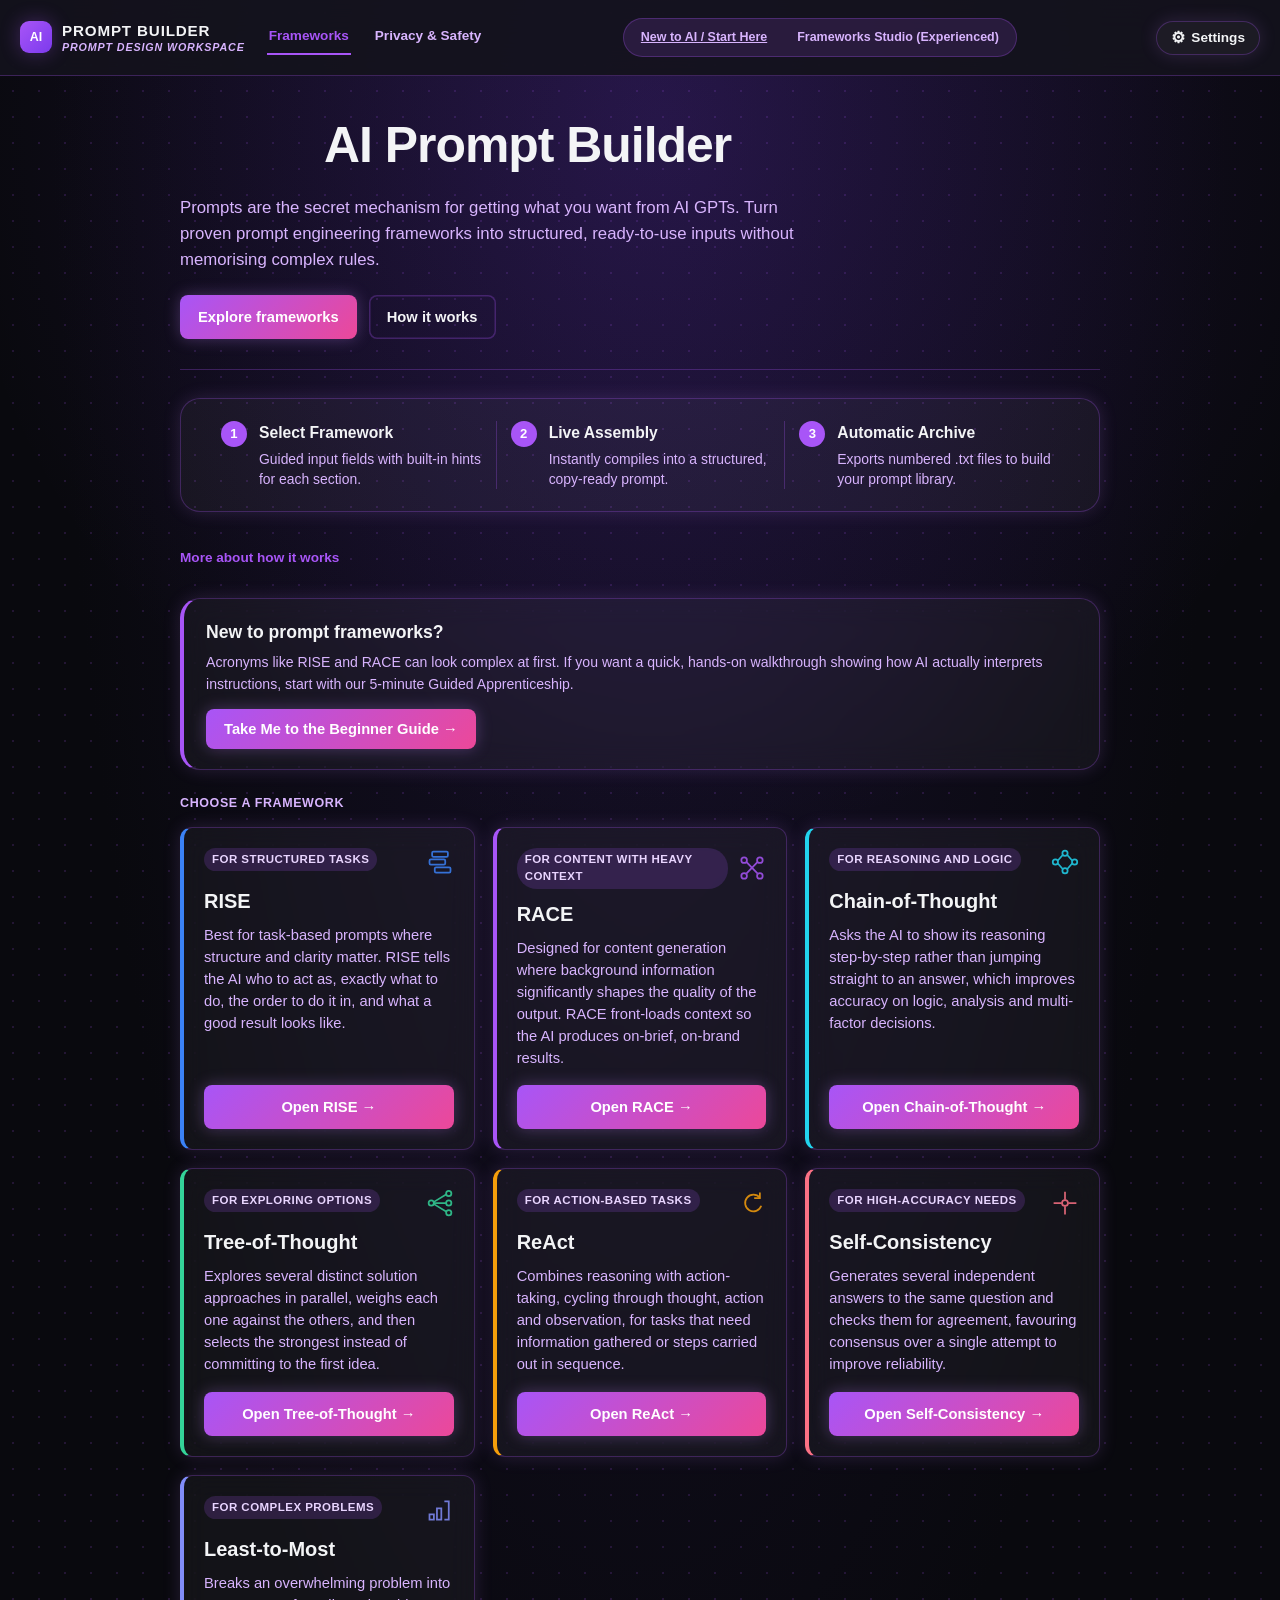
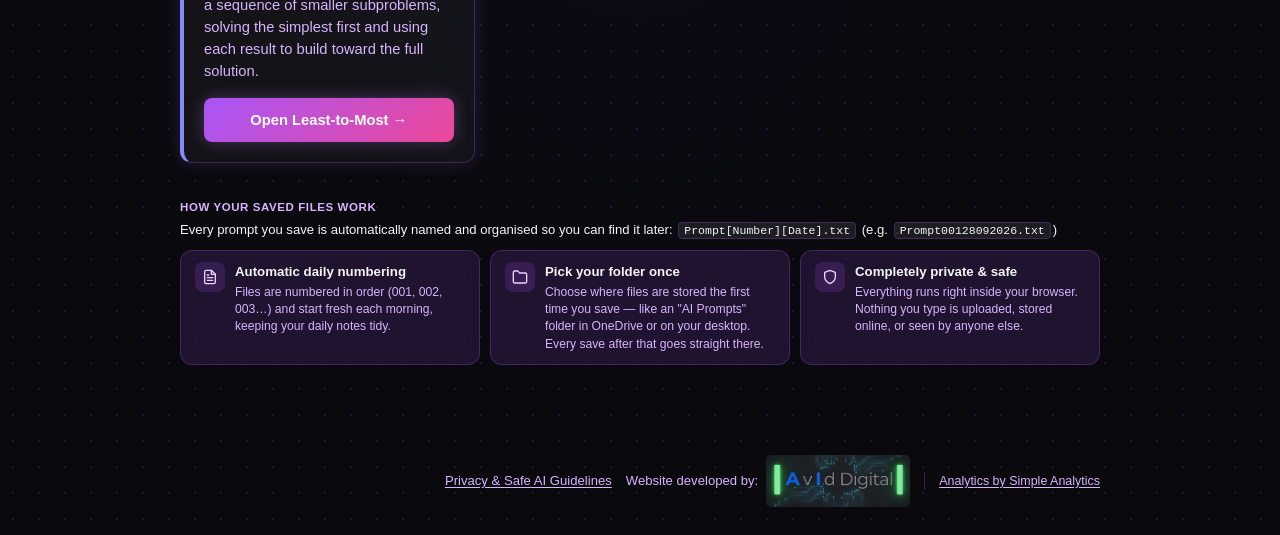
<file: experienced-user.html>
<!DOCTYPE html>
<html lang="en">
<head>
<meta charset="UTF-8">
<meta name="viewport" content="width=device-width, initial-scale=1.0">

<!-- ================= SEO / discoverability ================= -->
<title>AI Prompt Builder — Frameworks Studio (Experienced)</title>
<meta name="description" content="Turn proven prompt engineering frameworks (RISE, RACE, Chain-of-Thought, Tree-of-Thought, ReAct, Self-Consistency, Least-to-Most) into structured, ready-to-use AI prompts, with live assembly.">
<meta name="keywords" content="AI prompt builder, prompt engineering, prompt framework, RISE framework, RACE framework, chain of thought prompting, tree of thought, ReAct prompting, self-consistency prompting, least-to-most prompting, ChatGPT prompts, Claude prompts, prompt generator">
<meta name="author" content="Liam Davis">
<meta name="robots" content="index, follow">
<link rel="canonical" href="https://liam1davis.github.io/Liam1Davis/experienced-user.html">

<!-- Open Graph (Facebook, LinkedIn, Slack, etc.) -->
<meta property="og:type" content="website">
<meta property="og:site_name" content="AI Prompt Builder">
<meta property="og:title" content="AI Prompt Builder — Frameworks Studio (Experienced)">
<meta property="og:description" content="Turn proven prompt engineering frameworks (RISE, RACE, Chain-of-Thought, Tree-of-Thought, ReAct, Self-Consistency, Least-to-Most) into structured, ready-to-use AI prompts, with live assembly.">
<meta property="og:url" content="https://liam1davis.github.io/Liam1Davis/experienced-user.html">
<meta property="og:image" content="https://liam1davis.github.io/Liam1Davis/og-image.png">
<meta property="og:image:width" content="1200">
<meta property="og:image:height" content="630">

<!-- Twitter / X Card -->
<meta name="twitter:card" content="summary_large_image">
<meta name="twitter:title" content="AI Prompt Builder — Frameworks Studio (Experienced)">
<meta name="twitter:description" content="Turn proven prompt engineering frameworks (RISE, RACE, Chain-of-Thought, Tree-of-Thought, ReAct, Self-Consistency, Least-to-Most) into structured, ready-to-use AI prompts, with live assembly.">
<meta name="twitter:image" content="https://liam1davis.github.io/Liam1Davis/og-image.png">

<meta name="theme-color" content="#0C0A14">
<link rel="icon" href="data:image/svg+xml,%3Csvg xmlns='http://www.w3.org/2000/svg' viewBox='0 0 64 64'%3E%3Crect width='64' height='64' rx='16' fill='%23A855F7'/%3E%3Ctext x='32' y='42' font-family='-apple-system,Segoe UI,Roboto,Arial,sans-serif' font-size='26' font-weight='800' fill='white' text-anchor='middle'%3EAI%3C/text%3E%3C/svg%3E">

<!-- Structured data: describes this page as a free web application to search engines -->
<script type="application/ld+json">
{
  "@context": "https://schema.org",
  "@type": "WebApplication",
  "name": "AI Prompt Builder",
  "description": "A free browser-based tool that turns proven prompt engineering frameworks (RISE, RACE, Chain-of-Thought, Tree-of-Thought, ReAct, Self-Consistency, Least-to-Most) into structured, ready-to-use AI prompts.",
  "url": "https://liam1davis.github.io/Liam1Davis/LD-AI-Prompt-Builder-v1.1.html",
  "applicationCategory": "UtilitiesApplication",
  "operatingSystem": "Any (runs in a web browser)",
  "offers": {
    "@type": "Offer",
    "price": "0",
    "priceCurrency": "USD"
  },
  "featureList": [
    "RISE prompt framework",
    "RACE prompt framework",
    "Chain-of-Thought prompt framework",
    "Tree-of-Thought prompt framework",
    "ReAct prompt framework",
    "Self-Consistency prompt framework",
    "Least-to-Most prompt framework"
  ]
}
</script>
<!-- =========================================================== -->

<style>
  /* ---------- Colour themes ---------- */
  :root,
  :root[data-theme="slate"]{
    --bg:#F8FAFC;
    --panel:#FFFFFF;
    --border:#E2E8F0;
    --text:#0F172A;
    --muted:#475569;
    --accent:#4F46E5;
    --accent-dark:#3730A3;
    --success-bg:#e8f7ee;
    --success-text:#1c6e3f;
    --error-bg:#fdecec;
    --error-text:#a92323;
    --warning-bg:#FEF3E2;
    --warning-text:#92400E;
    --radius:10px;
    --radius-lg:18px;
    --shadow-card:0 4px 20px -2px rgba(15,23,42,.08);
    --focus-ring:0 0 0 3px rgba(79,70,229,.15);
    --heading-font:inherit;
    --card-tag-bg:#EEF2FF;
    --card-tag-text:#4338CA;
    --btn-tint-bg:#EEF2FF;
    --btn-tint-hover:#E0E7FF;
    --btn-secondary-bg:#EEF0F4;
    --btn-secondary-hover:#E2E5EA;
    --code-bg:#EEF0F4;
    --input-bg:#FBFBFC;
    --input-focus-bg:#FFFFFF;
    --output-bg:#FBFBFC;
    --output-text:var(--text);
    --output-border:var(--border);
    --body-bg:var(--bg);
    --dot-grid:none;
    --watermark-color:rgba(15,23,42,.045);
    --readiness-bg:var(--panel);
    --stepper-line:var(--border);
  }
  :root[data-theme="aurora"]{
    --bg:#0C0A14;
    --panel:rgba(255,255,255,.045);
    --border:rgba(168,85,247,.28);
    --text:#F3F4F6;
    --muted:#D8B4FE;
    --accent:#A855F7;
    --accent-dark:#7C3AED;
    --success-bg:rgba(34,197,94,.14);
    --success-text:#86efac;
    --error-bg:rgba(239,68,68,.14);
    --error-text:#fca5a5;
    --warning-bg:rgba(245,158,11,.16);
    --warning-text:#fcd34d;
    --radius:12px;
    --radius-lg:20px;
    --shadow-card:0 0 18px rgba(192,132,252,.16);
    --focus-ring:0 0 0 3px rgba(192,132,252,.35);
    --heading-font:inherit;
    --card-tag-bg:rgba(168,85,247,.18);
    --card-tag-text:#E9D5FF;
    --btn-tint-bg:rgba(168,85,247,.14);
    --btn-tint-hover:rgba(168,85,247,.24);
    --btn-secondary-bg:rgba(255,255,255,.06);
    --btn-secondary-hover:rgba(255,255,255,.1);
    --code-bg:rgba(255,255,255,.08);
    --input-bg:rgba(255,255,255,.03);
    --input-focus-bg:rgba(255,255,255,.07);
    --output-bg:rgba(255,255,255,.03);
    --output-text:var(--text);
    --output-border:rgba(168,85,247,.3);
    --body-bg:radial-gradient(ellipse at top, #17102B 0%, #09090E 65%);
    --dot-grid:radial-gradient(rgba(168,85,247,.16) 1px, transparent 1px);
    --watermark-color:rgba(243,244,246,.045);
    --readiness-bg:rgba(20,14,36,.55);
    --stepper-line:rgba(168,85,247,.28);
  }
  :root[data-theme="editorial"]{
    --bg:#FAF8F5;
    --panel:#F4EFE6;
    --border:#E6DFD3;
    --text:#2E2A25;
    --muted:#635746;
    --accent:#B45309;
    --accent-dark:#92400E;
    --success-bg:#EAF3E3;
    --success-text:#3F6212;
    --error-bg:#FBEAE5;
    --error-text:#9A3412;
    --warning-bg:#FCEED6;
    --warning-text:#7C4A03;
    --radius:10px;
    --radius-lg:16px;
    --shadow-card:0 2px 10px rgba(46,42,37,.07);
    --focus-ring:0 0 0 3px rgba(180,83,9,.18);
    --heading-font:Georgia,"Iowan Old Style","Palatino Linotype",serif;
    --card-tag-bg:#F1E4D0;
    --card-tag-text:#92400E;
    --btn-tint-bg:#F1E4D0;
    --btn-tint-hover:#E8D6BC;
    --btn-secondary-bg:#EFE7D8;
    --btn-secondary-hover:#E6DAC4;
    --code-bg:#EFE7D8;
    --input-bg:#FFFDFA;
    --input-focus-bg:#FFFFFF;
    --output-bg:#2A2620;
    --output-text:#F4EFE6;
    --output-border:#4A4136;
    --body-bg:var(--bg);
    --dot-grid:none;
    --watermark-color:rgba(46,42,37,.05);
    --readiness-bg:var(--panel);
    --stepper-line:var(--border);
  }
  :root{
    --font-mono:"JetBrains Mono", ui-monospace, SFMono-Regular, Consolas, "Liberation Mono", monospace;
    --container:1160px;
  }
  *{box-sizing:border-box;}
  html{scroll-behavior:smooth;}
  @media (prefers-reduced-motion: reduce){
    html{scroll-behavior:auto;}
    *,*::before,*::after{
      animation-duration:0.001ms !important;
      animation-iteration-count:1 !important;
      transition-duration:0.001ms !important;
      scroll-behavior:auto !important;
    }
  }
  body{
    margin:0;
    font-family:-apple-system,BlinkMacSystemFont,"Segoe UI",Roboto,Helvetica,Arial,sans-serif;
    background-color:var(--bg);
    background-image:var(--body-bg);
    color:var(--text);
    line-height:1.5;
    transition:background-color .2s ease, color .2s ease;
  }
  /* Subtle dot grid + extra glow layered on top of the existing Aurora
     background gradient (near-black surface it was designed for); kept
     faint enough to never compete with content, and removed at narrow
     widths so it can't muddy small-screen legibility. background-color
     above is the safety net so nothing ever shows through as plain white,
     however tall the page grows. Deliberately NOT background-attachment:
     fixed — that only paints one viewport's worth of image and leaves the
     rest of a long page uncovered. */
  :root[data-theme="aurora"] body{
    background-image:var(--dot-grid), radial-gradient(circle at 52% 6%, rgba(124,58,237,.16), transparent 34%), radial-gradient(ellipse at top, #17102B 0%, #09090E 65%);
    background-size:26px 26px, auto, auto;
    background-repeat:repeat, no-repeat, no-repeat;
  }
  @media (max-width:768px){
    :root[data-theme="aurora"] body{background-image:radial-gradient(ellipse at top, #17102B 0%, #09090E 65%);}
  }
  #app{
    max-width:960px;
    margin:0 auto;
    padding:32px 20px 64px;
    position:relative;
  }
  .beginner-shell{
    max-width:960px;
    margin:0 auto;
    padding:32px 20px 64px;
    position:relative;
  }
  @media (max-width:600px){
    .beginner-shell{padding:20px 14px 48px;}
  }

  /* ---------- Track fork: Beginner / Experienced ----------
     Both containers stay mounted at all times (never destroyed), so
     switching tracks never loses anything typed into the Experienced
     Studio's fields. #app's own hash-router keeps managing what's
     inside #experienced-track independently of this. */
  #landing-fork,
  #beginner-track,
  #experienced-track{
    opacity:0;
    transition:opacity .22s ease;
  }
  #landing-fork.track-visible,
  #beginner-track.track-visible,
  #experienced-track.track-visible{
    opacity:1;
  }
  @media (prefers-reduced-motion: reduce){
    #landing-fork,
    #beginner-track,
    #experienced-track{transition:none;}
  }
  .fork-card .btn{align-self:flex-start;}

  /* ---------- Track switch control (topbar) ---------- */
  .track-switch{
    display:inline-flex;
    align-items:center;
    gap:2px;
    padding:3px;
    border-radius:999px;
    background:var(--btn-tint-bg, var(--btn-secondary-bg));
    border:1px solid var(--border);
  }
  .track-switch-btn{
    appearance:none;
    border:none;
    background:transparent;
    color:var(--muted);
    font:inherit;
    font-size:.78rem;
    font-weight:600;
    padding:6px 14px;
    border-radius:999px;
    cursor:pointer;
    transition:background-color .16s ease, color .16s ease;
  }
  .track-switch-btn:hover{color:var(--text);}
  .track-switch-btn.is-active{
    background:var(--accent);
    color:#fff;
  }
  /* Deep Aurora Glass neon glow on whichever track is currently active —
     same rgba(192,132,252,...) glow used on .card:hover and .btn.primary
     elsewhere, so the active tab reads as "lit up" rather than just
     tinted a solid colour. */
  :root[data-theme="aurora"] .track-switch-btn.is-active{
    box-shadow:0 0 14px rgba(192,132,252,.55);
  }
  @media (max-width:600px){
    .topbar{flex-wrap:wrap; row-gap:8px;}
    .track-switch{order:3; width:100%; justify-content:center;}
    .track-switch-btn{padding:5px 10px;font-size:.68rem;white-space:nowrap;}
  }
  a{color:inherit;}

  /* ---------- Accessible focus visibility (keyboard users) ---------- */
  a:focus-visible,
  button:focus-visible,
  textarea:focus-visible,
  summary:focus-visible,
  [tabindex]:focus-visible{
    outline:2px solid var(--accent);
    outline-offset:2px;
    border-radius:4px;
  }

  /* ---------- Top bar: brand (left) + nav + Settings (right) ---------- */
  .topbar{
    position:sticky;
    top:0;
    z-index:30;
    display:flex;
    align-items:center;
    justify-content:space-between;
    gap:16px;
    min-height:76px;
    padding:12px 20px;
    background:var(--panel);
    border-bottom:1px solid var(--border);
    transition:background-color .2s ease, border-color .2s ease;
  }
  :root[data-theme="aurora"] .topbar{
    background:rgba(20,19,29,.92);
    backdrop-filter:blur(16px);
    -webkit-backdrop-filter:blur(16px);
  }
  .topbar-left{
    display:flex;
    align-items:center;
    gap:22px;
    min-width:0;
  }
  .brand{
    display:inline-flex;
    align-items:center;
    gap:10px;
    text-decoration:none;
    font-family:var(--heading-font);
  }
  .brand-text{display:flex;flex-direction:column;line-height:1.15;}
  .brand-wordmark{
    font-weight:850;
    font-size:.95rem;
    letter-spacing:.055em;
    text-transform:uppercase;
    color:var(--text);
  }
  .brand:hover .brand-wordmark{color:var(--accent);}
  .brand-subtitle{
    font-size:.67rem;
    font-weight:650;
    font-style:italic;
    letter-spacing:.08em;
    text-transform:uppercase;
    color:var(--muted);
    margin-top:1px;
  }
  .brand-mark{
    width:32px;
    height:32px;
    border-radius:9px;
    background:var(--accent);
    color:#fff;
    display:flex;
    align-items:center;
    justify-content:center;
    font-size:.78rem;
    font-weight:800;
    flex:none;
    font-family:-apple-system,BlinkMacSystemFont,"Segoe UI",Roboto,Helvetica,Arial,sans-serif;
  }
  :root[data-theme="aurora"] .brand-mark{
    background:linear-gradient(135deg,#A855F7,#7C3AED);
    box-shadow:0 0 20px rgba(168,85,247,.32);
  }
  .topbar-nav-link{
    font-size:.85rem;
    font-weight:700;
    color:var(--muted);
    text-decoration:none;
    padding:6px 2px;
    border-bottom:2px solid transparent;
    transition:color .15s ease, border-color .15s ease;
  }
  .topbar-nav-link:hover{color:var(--text);}
  .topbar-nav-link.current{color:var(--accent);border-bottom-color:var(--accent);}
  .settings-wrap{
    position:relative;
    flex:none;
  }
  .settings-toggle{
    display:inline-flex;
    align-items:center;
    gap:6px;
    padding:8px 14px;
    border-radius:20px;
    border:1px solid var(--border);
    background:var(--panel);
    color:var(--text);
    font-size:.85rem;
    font-weight:600;
    font-family:inherit;
    cursor:pointer;
    box-shadow:var(--shadow-card);
    transition:background-color .15s ease, border-color .15s ease;
  }
  .settings-toggle:hover{background:var(--btn-secondary-bg);}
  .settings-toggle .gear-icon{font-size:1rem;line-height:1;}
  .settings-panel{
    position:absolute;
    top:calc(100% + 8px);
    right:0;
    width:min(300px, calc(100vw - 32px));
    background:var(--panel);
    border:1px solid var(--border);
    border-radius:12px;
    box-shadow:0 12px 32px rgba(0,0,0,.16);
    padding:16px;
    transition:background-color .2s ease, border-color .2s ease;
  }
  .settings-panel[hidden]{display:none;}
  :root[data-theme="aurora"] .settings-panel{
    background:rgba(20,14,36,.96);
    border-color:rgba(168,85,247,.4);
    backdrop-filter:blur(16px);
    -webkit-backdrop-filter:blur(16px);
  }
  .settings-panel-header{
    display:flex;
    align-items:center;
    justify-content:space-between;
    margin-bottom:14px;
  }
  .settings-panel-title{
    font-size:.85rem;
    font-weight:700;
    color:var(--text);
  }
  .settings-close-btn{
    display:inline-flex;
    align-items:center;
    justify-content:center;
    width:30px;
    height:30px;
    border-radius:50%;
    border:1px solid var(--border);
    background:transparent;
    color:var(--muted);
    font-size:.95rem;
    line-height:1;
    cursor:pointer;
    transition:background-color .15s ease, color .15s ease;
  }
  .settings-close-btn:hover{background:var(--btn-secondary-bg);color:var(--text);}
  .settings-section{margin-bottom:16px;}
  .settings-section:last-child{margin-bottom:0;}
  .settings-section h4{
    margin:0 0 8px;
    font-size:.72rem;
    text-transform:uppercase;
    letter-spacing:.05em;
    color:var(--muted);
    font-weight:700;
  }
  .settings-folder-status{
    font-size:.82rem;
    color:var(--muted);
    margin:0 0 10px;
    line-height:1.4;
  }
  .theme-switcher{display:flex;flex-direction:column;gap:5px;}
  .theme-swatch{
    display:flex;
    align-items:center;
    gap:9px;
    width:100%;
    padding:7px 9px;
    border-radius:8px;
    border:1px solid transparent;
    background:transparent;
    color:var(--text);
    cursor:pointer;
    font-size:.85rem;
    font-weight:600;
    font-family:inherit;
    text-align:left;
    transition:background-color .15s ease, border-color .15s ease;
  }
  .theme-swatch:hover{background:var(--btn-secondary-bg);}
  .theme-swatch.active{border-color:var(--accent);background:var(--btn-tint-bg);}
  .swatch-dot{width:12px;height:12px;border-radius:50%;flex:none;}
  .swatch-check{margin-left:auto;color:var(--accent);visibility:hidden;font-size:.9rem;}
  .theme-swatch.active .swatch-check{visibility:visible;}
  .theme-swatch[data-theme-btn="slate"] .swatch-dot{background:#4F46E5;}
  .theme-swatch[data-theme-btn="aurora"] .swatch-dot{background:linear-gradient(135deg,#A855F7,#EC4899);}
  .theme-swatch[data-theme-btn="editorial"] .swatch-dot{background:#B45309;}
  @media (max-width:600px){
    .topbar{padding:10px 14px;min-height:64px;}
    .topbar-left{gap:14px;}
    .brand-wordmark{font-size:.82rem;}
    .brand-subtitle{font-size:.6rem;letter-spacing:.06em;}
    .topbar-nav-link{display:none;}
    .brand-mark{width:28px;height:28px;font-size:.68rem;}
    .settings-toggle{padding:7px 12px;font-size:.8rem;}
  }

  /* ---------- Aurora theme: glass panels & glow ---------- */
  :root[data-theme="aurora"] .card,
  :root[data-theme="aurora"] .fields,
  :root[data-theme="aurora"] .readiness-panel{
    backdrop-filter:blur(14px);
    -webkit-backdrop-filter:blur(14px);
  }
  :root[data-theme="aurora"] .btn.primary{
    background:linear-gradient(135deg,#A855F7,#EC4899);
    box-shadow:0 0 16px rgba(192,132,252,.3);
  }
  :root[data-theme="aurora"] .btn.primary:hover{
    background:linear-gradient(135deg,#A855F7,#EC4899);
    filter:brightness(1.12);
  }

  /* ---------- Shared page header (home + framework pages) ---------- */
  .home-header h1,
  .fw-header h1{
    font-weight:800;
    letter-spacing:-0.02em;
    color:var(--text);
    font-family:var(--heading-font);
    margin-left:1.5in;
  }
  @media (max-width:600px){
    /* 1.5in would overrun a phone screen, so scale the indent down to
       something that still reads as an indent without breaking layout. */
    .home-header h1,
    .fw-header h1{
      margin-left:24px;
    }
  }
  .header-divider{
    border:none;
    border-top:1px solid var(--border);
    margin:22px 0 28px;
  }

  /* ---------- Home page ---------- */
  .home-header h1{
    font-size:3.12rem;
    margin-top:0;
    margin-bottom:12px;
  }
  .hero-subtitle{
    color:var(--muted);
    font-size:1.05rem;
    line-height:1.55;
    max-width:640px;
    margin:0 0 22px;
  }
  .hero-actions{
    display:flex;
    flex-wrap:wrap;
    gap:12px;
    margin-bottom:30px;
  }
  .hero-guide{margin:0 0 30px;}
  .hero-guide summary{
    cursor:pointer;
    font-size:.85rem;
    font-weight:700;
    color:var(--accent);
    list-style:none;
  }
  .hero-guide summary::-webkit-details-marker{display:none;}
  .hero-guide summary:hover{text-decoration:underline;}
  .hero-guide[open] summary{margin-bottom:12px;}
  .hero-guide-body{
    background:var(--btn-tint-bg);
    border:1px solid var(--border);
    border-radius:var(--radius);
    padding:16px 18px;
    color:var(--text);
    font-size:.9rem;
    line-height:1.6;
  }
  .guide-steps{
    display:flex;
    flex-direction:column;
    gap:14px;
    margin:0;
    padding:0;
    list-style:none;
  }
  .guide-step{
    display:flex;
    gap:12px;
    align-items:flex-start;
  }
  .guide-step-badge{
    flex:none;
    width:24px;
    height:24px;
    border-radius:50%;
    background:var(--accent);
    color:#fff;
    display:flex;
    align-items:center;
    justify-content:center;
    font-size:.76rem;
    font-weight:700;
  }
  .guide-step-text{display:flex;flex-direction:column;gap:2px;}
  .guide-step-text strong{color:var(--text);font-size:.9rem;}
  .guide-step-text span{color:var(--muted);font-size:.87rem;line-height:1.5;}
  .feature-row{
    display:grid;
    grid-template-columns:repeat(3, 1fr);
    gap:0;
    margin-bottom:36px;
    background:var(--panel);
    border:1px solid var(--border);
    border-radius:var(--radius-lg);
    padding:22px 26px;
    box-shadow:var(--shadow-card);
  }
  .feature-item{
    display:flex;
    gap:12px;
    align-items:flex-start;
    padding:0 14px;
  }
  .feature-item + .feature-item{border-left:1px solid var(--border);}
  .feature-badge{
    flex:none;
    width:26px;
    height:26px;
    border-radius:50%;
    background:var(--accent);
    color:#fff;
    display:flex;
    align-items:center;
    justify-content:center;
    font-size:.82rem;
    font-weight:700;
  }
  .feature-content h3{
    margin:0 0 4px;
    font-size:.98rem;
    font-weight:700;
    color:var(--text);
  }
  .feature-content p{
    margin:0;
    font-size:.87rem;
    color:var(--muted);
    line-height:1.45;
  }
  .section-label{
    font-size:.78rem;
    text-transform:uppercase;
    letter-spacing:.05em;
    font-weight:700;
    color:var(--muted);
    margin:0 0 14px;
  }
  @media (max-width:720px){
    .feature-row{grid-template-columns:1fr;gap:16px;padding:18px;}
    .feature-item + .feature-item{border-left:none;border-top:1px solid var(--border);padding-top:16px;}
  }
  .card-grid{
    display:grid;
    grid-template-columns:repeat(auto-fit,minmax(260px,1fr));
    gap:18px;
    align-items:stretch;
  }
  .card{
    background:var(--panel);
    border:1px solid var(--border);
    border-left:4px solid var(--card-accent, var(--accent));
    border-radius:var(--radius);
    padding:20px;
    display:flex;
    flex-direction:column;
    box-shadow:var(--shadow-card);
    transition:transform .18s ease, box-shadow .18s ease, background-color .2s ease, border-color .2s ease;
  }
  .card:hover{transform:translateY(-2px);box-shadow:0 10px 28px -6px rgba(15,23,42,.16);}
  :root[data-theme="aurora"] .card:hover{box-shadow:0 0 26px rgba(192,132,252,.22);}
  @media (prefers-reduced-motion: reduce){
    .card:hover{transform:none;}
  }
  .card-top{display:flex;align-items:center;justify-content:space-between;gap:10px;margin-bottom:10px;}
  .card-tag{
    display:inline-block;
    font-size:.72rem;
    font-weight:600;
    letter-spacing:.04em;
    text-transform:uppercase;
    color:var(--card-tag-text);
    background:var(--card-tag-bg);
    padding:3px 8px;
    border-radius:20px;
    align-self:flex-start;
  }
  .card-motif{flex:none;color:var(--card-accent, var(--accent));opacity:.85;}
  .card-motif svg{display:block;width:28px;height:28px;}

  /* ---------- "Feeling overwhelmed?" fallback banner (Experienced home) ----------
     Sits directly above the framework selector so anyone who lands in the
     Experienced Studio first, and finds RISE/RACE-style acronyms
     off-putting, has an immediate, low-friction way back to the guided
     track. Shares the Deep Aurora Glass panel/blur/glow tokens the rest
     of the app uses rather than duplicating them. */
  .fallback-banner{
    display:flex;
    gap:16px;
    align-items:flex-start;
    background:var(--panel);
    border:1px solid var(--border);
    border-left:4px solid var(--accent);
    border-radius:var(--radius-lg);
    padding:20px 22px;
    margin:24px 0;
    box-shadow:var(--shadow-card);
  }
  :root[data-theme="aurora"] .fallback-banner{
    backdrop-filter:blur(14px);
    -webkit-backdrop-filter:blur(14px);
  }
  .fallback-banner-icon{
    flex:none;
    width:40px;
    height:40px;
    border-radius:50%;
    display:flex;
    align-items:center;
    justify-content:center;
    font-size:1.3rem;
    background:var(--card-tag-bg);
  }
  .fallback-banner-content h2{margin:0 0 6px;font-size:1.1rem;font-family:var(--heading-font);}
  .fallback-banner-content p{margin:0 0 14px;font-size:.88rem;color:var(--muted);line-height:1.55;}
  @media (max-width:600px){
    .fallback-banner{flex-direction:column;padding:18px;}
  }

  /* ---------- In-form "Confused by these fields?" helper link ---------- */
  .fw-confused-link{
    margin:0 0 14px;
    font-size:.83rem;
    color:var(--muted);
  }
  .fw-confused-link a{
    color:var(--accent);
    text-decoration:underline;
    text-underline-offset:2px;
    cursor:pointer;
  }
  .fw-confused-link a:hover{color:var(--accent-dark);}

  .card h2{
    margin:0 0 8px;
    font-size:1.25rem;
    font-family:var(--heading-font);
  }
  .card p{
    color:var(--muted);
    font-size:.92rem;
    flex-grow:1;
    margin:0 0 16px;
  }
  .home-footer{
    margin-top:36px;
  }

  /* ---------- File-saving info strip: compact two-pill mini grid ----------
     Replaces the old single wide callout card. Two small glass pills sit
     side-by-side (stacking on narrow screens), each covering one fact —
     scannable at a glance rather than a paragraph to read. Uses the same
     themed tokens as the rest of the UI (--btn-tint-bg / --card-tag-bg /
     --border) so it automatically matches all three themes, and gets the
     Aurora glass blur + neon hover glow the same way .card does. */
  .archive-info-block{
    margin:18px 0;
  }
  .archive-info-title{
    margin:0 0 4px;
    font-size:.72rem;
    font-weight:700;
    text-transform:uppercase;
    letter-spacing:.05em;
    color:var(--muted);
  }
  .archive-info-intro{
    margin:0 0 10px;
    font-size:.82rem;
    line-height:1.5;
    color:var(--text);
  }
  .archive-info-intro .filename-badge{margin:0 2px;}
  .archive-info-strip{
    display:grid;
    grid-template-columns:repeat(auto-fit, minmax(220px, 1fr));
    gap:10px;
  }
  .archive-pill{
    display:flex;
    align-items:flex-start;
    gap:10px;
    padding:11px 14px;
    background:var(--btn-tint-bg);
    border:1px solid var(--border);
    border-radius:var(--radius);
    transition:border-color .2s ease, background-color .2s ease, box-shadow .2s ease;
  }
  .archive-pill:hover{
    border-color:var(--accent);
    background:var(--btn-tint-hover);
  }
  :root[data-theme="aurora"] .archive-pill{
    backdrop-filter:blur(14px);
    -webkit-backdrop-filter:blur(14px);
  }
  :root[data-theme="aurora"] .archive-pill:hover{
    box-shadow:0 0 20px rgba(192,132,252,.22);
  }
  .pill-icon{
    flex:none;
    width:30px;
    height:30px;
    border-radius:8px;
    display:flex;
    align-items:center;
    justify-content:center;
    background:var(--card-tag-bg);
    color:var(--card-tag-text);
  }
  .pill-icon svg{display:block;}
  .pill-content{
    display:flex;
    flex-direction:column;
    gap:2px;
    min-width:0;
  }
  .pill-title{
    font-size:.83rem;
    font-weight:700;
    color:var(--text);
  }
  .pill-desc{
    font-size:.76rem;
    line-height:1.42;
    color:var(--muted);
  }
  .filename-badge{
    font-family:var(--font-mono);
    font-size:.72rem;
    padding:1px 5px;
    border-radius:4px;
    background:var(--code-bg);
    border:1px solid var(--border);
    color:var(--text);
    white-space:nowrap;
  }
  @media (max-width:600px){
    .archive-info-strip{margin:14px 0;}
  }

  /* ==========================================================================
     Beginner Track — "Prompt Apprenticeship" (Acts 1-4)
     A guided, narrative walkthrough for people new to prompting. Reuses the
     same Deep Aurora Glass tokens as the rest of the app (--panel, --border,
     --accent, --btn-tint-bg, --output-bg) so it automatically matches all
     three themes and gets the Aurora glass blur the same way .card/.fields
     already do.
     ========================================================================== */
  .act-scenario-text{margin:0 0 16px;font-size:.92rem;color:var(--text);line-height:1.55;}

  /* --- Top progress tracker: 25% -> 100% across the 4 acts --- */
  .apprentice-progress{margin:20px 0 28px;}
  .apprentice-progress-track{
    width:100%;
    height:8px;
    border-radius:5px;
    background:var(--btn-secondary-bg);
    overflow:hidden;
    margin-bottom:14px;
  }
  .apprentice-progress-fill{
    height:100%;
    background:var(--accent);
    border-radius:5px;
    transition:width .35s ease;
  }
  .apprentice-progress-steps{
    display:grid;
    grid-template-columns:repeat(4, 1fr);
    gap:8px;
  }
  .apprentice-step{
    display:flex;
    align-items:center;
    gap:7px;
    font-size:.76rem;
    font-weight:700;
    color:var(--muted);
  }
  .apprentice-step-dot{
    flex:none;
    width:20px;
    height:20px;
    border-radius:50%;
    display:flex;
    align-items:center;
    justify-content:center;
    font-size:.68rem;
    font-weight:800;
    background:var(--btn-secondary-bg);
    color:var(--muted);
  }
  .apprentice-step.is-active .apprentice-step-dot,
  .apprentice-step.is-complete .apprentice-step-dot{
    background:var(--accent);
    color:#fff;
  }
  .apprentice-step.is-active,
  .apprentice-step.is-complete{color:var(--text);}
  @media (max-width:700px){
    .apprentice-progress-steps{grid-template-columns:repeat(2, 1fr);row-gap:10px;}
  }
  @media (max-width:420px){
    .apprentice-step .step-label-text{display:none;}
  }

  /* --- Act panels --- */
  .act-panel{
    background:var(--panel);
    border:1px solid var(--border);
    border-radius:var(--radius-lg);
    padding:22px 24px;
    margin-bottom:20px;
    box-shadow:var(--shadow-card);
    transition:opacity .25s ease;
  }
  :root[data-theme="aurora"] .act-panel{
    backdrop-filter:blur(14px);
    -webkit-backdrop-filter:blur(14px);
  }
  .act-panel.is-locked{opacity:.55;}
  .act-header{
    display:flex;
    align-items:center;
    gap:12px;
    margin-bottom:4px;
  }
  .act-number-badge{
    flex:none;
    width:34px;
    height:34px;
    border-radius:50%;
    display:flex;
    align-items:center;
    justify-content:center;
    font-weight:800;
    font-size:.95rem;
    background:var(--accent);
    color:#fff;
  }
  .act-panel.is-locked .act-number-badge{
    background:var(--btn-secondary-bg);
    color:var(--muted);
  }
  .act-title-group{display:flex;flex-direction:column;gap:2px;}
  .act-title{margin:0;font-size:1.15rem;font-family:var(--heading-font);}
  .act-subtitle{margin:0;font-size:.8rem;color:var(--muted);}
  .act-complete-tag{
    margin-left:auto;
    flex:none;
    font-size:.72rem;
    font-weight:700;
    color:var(--success-text);
    background:var(--success-bg);
    padding:3px 10px;
    border-radius:999px;
  }
  .act-locked-msg{
    margin:10px 0 0;
    font-size:.85rem;
    color:var(--muted);
    display:flex;
    align-items:center;
    gap:8px;
  }
  .act-body{margin-top:16px;}

  /* --- Act intro note (plain callout ahead of the challenge exercise) --- */
  .act-intro-note{
    display:flex;
    align-items:flex-start;
    gap:12px;
    margin-bottom:16px;
  }
  .act-intro-note p{margin:0;font-size:.92rem;color:var(--text);line-height:1.55;}

  /* --- Lesson callout (reused as the "What to remember" box) --- */
  .lesson-callout{
    display:flex;
    gap:12px;
    align-items:flex-start;
    background:var(--btn-tint-bg);
    border:1px solid var(--border);
    border-left:4px solid var(--accent);
    border-radius:10px;
    padding:14px 16px;
    margin-top:16px;
  }
  .lesson-callout-icon{flex:none;font-size:1.1rem;line-height:1;}
  .lesson-callout p{margin:0;font-size:.88rem;color:var(--text);line-height:1.55;}
  .lesson-callout strong{color:var(--accent);}

  /* --- Beginner multiple-choice learning checks (the "challenge" engine
     shared by Acts 1-4): a scenario, 3 candidate prompts as large radio
     cards, a Check-my-answer gate, and non-punitive feedback (success
     green for the right answer, a neutral amber — never red — for the
     other two). chip-btn / dial-label / assembly-window-label below are
     also used by the Beginner Prompt Builder further down the page. --- */
  .challenge-step-label{
    margin:0 0 14px;
    font-size:.72rem;
    font-weight:800;
    letter-spacing:.06em;
    text-transform:uppercase;
    color:var(--accent);
  }
  .challenge-heading{margin:0 0 6px;font-size:1rem;font-weight:750;color:var(--text);}
  .challenge-scenario{margin:0 0 16px;font-size:.92rem;color:var(--text);line-height:1.55;}
  .challenge-question{margin:0 0 14px;font-size:.92rem;font-weight:700;color:var(--text);}
  .challenge-fieldset{border:0;padding:0;margin:0 0 16px;}
  .challenge-legend{
    position:absolute;width:1px;height:1px;padding:0;margin:-1px;
    overflow:hidden;clip:rect(0,0,0,0);white-space:nowrap;border:0;
  }
  .challenge-options{display:flex;flex-direction:column;gap:10px;}
  .challenge-option-card{
    display:flex;
    align-items:flex-start;
    gap:12px;
    padding:14px 16px;
    border:1px solid var(--border);
    border-radius:12px;
    background:var(--input-bg);
    cursor:pointer;
    transition:border-color .15s ease, background-color .15s ease;
  }
  .challenge-option-card:hover{border-color:var(--accent);}
  .challenge-option-card.is-selected{border-color:var(--accent);background:var(--btn-tint-bg);}
  .challenge-option-card.is-disabled{cursor:not-allowed;opacity:.7;}
  .challenge-option-card input[type="radio"]{
    flex:none;
    width:20px;
    height:20px;
    margin-top:1px;
    accent-color:var(--accent);
    cursor:pointer;
  }
  .challenge-option-card input[type="radio"]:disabled{cursor:not-allowed;}
  .challenge-option-card input[type="radio"]:focus-visible{outline:2px solid var(--accent);outline-offset:3px;}
  .challenge-option-text{font-size:.9rem;line-height:1.5;color:var(--text);}
  .challenge-check-btn{margin-bottom:6px;}
  .challenge-feedback{
    display:flex;
    gap:12px;
    align-items:flex-start;
    border-radius:10px;
    padding:14px 16px;
    margin:16px 0;
    font-size:.88rem;
    line-height:1.55;
  }
  .challenge-feedback.is-correct{background:var(--success-bg);color:var(--success-text);}
  .challenge-feedback.is-incorrect{background:var(--warning-bg);color:var(--warning-text);}
  .challenge-feedback-icon{flex:none;font-size:1.05rem;line-height:1.4;}
  .challenge-feedback-text{margin:0;color:inherit;}
  .challenge-feedback-text strong{color:inherit;}
  .challenge-retry-row{display:flex;flex-wrap:wrap;gap:16px;align-items:center;margin:-6px 0 16px;}
  .challenge-retry-btn,.challenge-reveal-link{
    font:inherit;
    font-size:.83rem;
    font-weight:600;
    color:var(--accent);
    background:none;
    border:none;
    padding:0;
    cursor:pointer;
    text-decoration:underline;
    text-underline-offset:2px;
  }
  .challenge-actions{margin-top:6px;}
  .challenge-reset-row{display:flex;justify-content:flex-end;margin:-8px 0 18px;}
  .challenge-reset-btn{
    font:inherit;
    font-size:.8rem;
    font-weight:600;
    color:var(--muted);
    background:none;
    border:1px solid var(--border);
    border-radius:999px;
    padding:6px 14px;
    cursor:pointer;
    transition:border-color .15s ease, color .15s ease;
  }
  .challenge-reset-btn:hover{border-color:var(--accent);color:var(--accent);}
  .challenge-reset-btn.is-confirming{border-color:var(--warning-text);color:var(--warning-text);}

  /* --- Final recap table (end of the four exercises) --- */
  .challenge-recap-table-wrap{overflow-x:auto;margin-bottom:16px;}
  .challenge-recap-table{width:100%;border-collapse:collapse;font-size:.85rem;}
  .challenge-recap-table th{
    text-align:left;
    font-size:.7rem;
    font-weight:700;
    letter-spacing:.05em;
    text-transform:uppercase;
    color:var(--muted);
    padding:8px 12px;
    border-bottom:2px solid var(--border);
  }
  .challenge-recap-table td{
    padding:10px 12px;
    border-bottom:1px solid var(--border);
    color:var(--text);
  }
  .challenge-recap-table tr:last-child td{border-bottom:none;}

  /* --- Shared dial-style labels (Act 3 audience dial + the Beginner
     Prompt Builder's own block labels further down the page) --- */
  .dial-label{
    display:block;
    margin:0 0 8px;
    font-size:.72rem;
    font-weight:700;
    letter-spacing:.05em;
    text-transform:uppercase;
    color:var(--muted);
  }
  .chip-group{display:flex;flex-wrap:wrap;gap:8px;}
  .chip-btn{
    font:inherit;
    cursor:pointer;
    padding:7px 13px;
    font-size:.8rem;
    font-weight:600;
    border-radius:999px;
    border:1px dashed var(--border);
    background:transparent;
    color:var(--muted);
    transition:background-color .15s ease, border-color .15s ease, color .15s ease;
  }
  .chip-btn:hover{border-color:var(--accent);}
  .chip-btn.is-active{
    border:1px solid var(--accent);
    background:var(--btn-tint-bg);
    color:var(--accent);
  }
  .assembly-window-label{
    display:block;
    margin:0 0 8px;
    font-size:.72rem;
    font-weight:700;
    letter-spacing:.05em;
    text-transform:uppercase;
    color:var(--muted);
  }

  /* --- Recap-and-bridge banner (end of the four challenge exercises) --- */
  .apprentice-graduate{
    margin-top:18px;
    padding:18px;
    border-radius:var(--radius-lg);
    background:var(--btn-tint-bg);
    border:1px solid var(--border);
    text-align:center;
  }
  .apprentice-graduate p{margin:0 0 14px;font-size:.92rem;color:var(--text);}

  @media (max-width:600px){
    .act-panel{padding:18px 16px;}
    .act-header{gap:10px;}
    .act-title{font-size:1.05rem;}
  }

  /* --- Beginner Prompt Builder: open sandbox below Act 4 --- */
  .rpb-body{
    display:grid;
    grid-template-columns:1.1fr .9fr;
    gap:24px;
    align-items:start;
  }
  @media (max-width:900px){
    .rpb-body{grid-template-columns:1fr;}
  }
  .rpb-form{display:flex;flex-direction:column;gap:20px;}
  .rpb-block{display:flex;flex-direction:column;gap:8px;}
  .rpb-input{
    width:100%;
    font-family:inherit;
    font-size:16px; /* 16px minimum avoids automatic zoom on iOS Safari */
    padding:9px 11px;
    border:1px solid var(--border);
    border-radius:8px;
    background:var(--input-bg);
    color:var(--text);
    transition:background-color .15s ease, border-color .15s ease, box-shadow .15s ease;
  }
  .rpb-input::placeholder{color:var(--muted);opacity:.75;}
  .rpb-input:focus{
    outline:none;
    border-color:var(--accent);
    background:var(--input-focus-bg);
    box-shadow:var(--focus-ring);
  }
  select.rpb-input{cursor:pointer;}
  /* The dropdown's OPEN option list is a separate, opaque OS-level popup —
     pair <option> with the solid --bg/--text tokens so it never turns
     nearly invisible against a translucent --input-bg. */
  select.rpb-input option{
    background-color:var(--bg);
    color:var(--text);
  }
  textarea.rpb-input{resize:vertical;}
  .rpb-custom-rule{margin-top:2px;}
  .rpb-assembly-card{
    position:sticky;
    top:96px;
    background:var(--readiness-bg);
    border:1px solid var(--border);
    border-radius:var(--radius-lg);
    padding:18px;
    box-shadow:var(--shadow-card);
  }
  @media (max-width:900px){
    .rpb-assembly-card{position:static;}
  }
  .rpb-assembly-header{
    display:flex;
    align-items:center;
    justify-content:space-between;
    margin-bottom:12px;
  }
  .rpb-word-count{
    font-size:.76rem;
    font-weight:700;
    color:var(--muted);
    font-family:var(--font-mono);
    white-space:nowrap;
  }
  .rpb-assembly-content{
    background:var(--output-bg);
    border:1px solid var(--output-border);
    border-radius:10px;
    padding:14px 16px;
    min-height:90px;
    margin-bottom:14px;
  }
  .rpb-assembly-block{margin-bottom:14px;}
  .rpb-assembly-block:last-child{margin-bottom:0;}
  .rpb-assembly-block p{margin:0;font-size:.87rem;line-height:1.55;color:var(--output-text);}
  .rpb-assembly-empty{margin:0;font-size:.85rem;color:var(--muted);font-style:italic;}
  .rpb-badge{
    display:inline-block;
    font-size:.66rem;
    font-weight:800;
    letter-spacing:.06em;
    text-transform:uppercase;
    color:#fff;
    padding:3px 9px;
    border-radius:6px;
    margin-bottom:6px;
  }
  .rpb-badge-role{background:#2563EB;}
  .rpb-badge-task{background:#7C3AED;}
  .rpb-badge-rules{background:#D97706;}
  .rpb-copy-btn{width:100%;}
  .rpb-copy-btn.is-copied{background:var(--success-text);border-color:var(--success-text);color:#fff;}

  /* ---------- Site-wide developer credit + analytics-badge footer ---------- */
  .site-footer{
    max-width:960px;
    margin:0 auto;
    padding:8px 20px 28px;
    display:flex;
    justify-content:flex-end;
  }
  .footer-credits{
    display:flex;
    align-items:center;
    flex-wrap:wrap;
    justify-content:flex-end;
    gap:14px;
  }
  .dev-credit{
    display:inline-flex;
    align-items:center;
    gap:8px;
    margin:0;
    font-size:.82rem;
    color:var(--muted);
  }
  .dev-logo{
    height:52px;
    width:auto;
    border-radius:5px;
    display:block;
  }
  .analytics-badge{
    margin:0;
    font-size:.78rem;
    color:var(--muted);
    padding-left:14px;
    border-left:1px solid var(--border);
  }
  .analytics-badge a{
    color:var(--muted);
    text-decoration:underline;
    text-underline-offset:2px;
  }
  .analytics-badge a:hover{color:var(--accent);}
  @media (max-width:600px){
    .site-footer{padding:6px 14px 24px;justify-content:center;}
    .footer-credits{justify-content:center;}
    .analytics-badge{padding-left:0;border-left:none;}
  }
  .footer-privacy-link{margin:0;font-size:.82rem;color:var(--muted);}
  .footer-privacy-link a{color:var(--muted);text-decoration:underline;text-underline-offset:2px;}
  .footer-privacy-link a:hover{color:var(--accent);}

  /* ---------- Privacy & Safe AI modal overlay ---------- */
  .modal-overlay{
    position:fixed;
    inset:0;
    z-index:500;
    background:rgba(8,6,16,.6);
    display:none;
    align-items:flex-start;
    justify-content:center;
    padding:40px 20px;
    overflow-y:auto;
    overscroll-behavior:contain;
  }
  .modal-overlay:not([hidden]){display:flex;}
  body.modal-open{overflow:hidden;}
  .modal-card{
    background:var(--panel);
    border:1px solid var(--border);
    border-radius:var(--radius-lg);
    box-shadow:0 20px 60px -12px rgba(0,0,0,.35);
    width:min(640px, 100%);
    max-height:calc(100vh - 80px);
    max-height:calc(100dvh - 80px);
    overflow-y:auto;
    overscroll-behavior:contain;
    padding:26px 28px 30px;
    position:relative;
    outline:none;
  }
  :root[data-theme="aurora"] .modal-card{
    background:rgba(20,14,36,.94);
    border-color:rgba(168,85,247,.4);
    backdrop-filter:blur(16px);
    -webkit-backdrop-filter:blur(16px);
    box-shadow:0 0 40px rgba(168,85,247,.18);
  }
  .modal-header{
    display:flex;
    align-items:flex-start;
    justify-content:space-between;
    gap:16px;
    margin-bottom:18px;
  }
  .modal-title{
    font-family:var(--heading-font);
    font-size:1.3rem;
    font-weight:800;
    color:var(--text);
    margin:0;
  }
  .modal-close-btn{
    display:inline-flex;
    align-items:center;
    justify-content:center;
    width:34px;
    height:34px;
    flex:none;
    border-radius:50%;
    border:1px solid var(--border);
    background:transparent;
    color:var(--muted);
    font-size:1rem;
    line-height:1;
    cursor:pointer;
    transition:background-color .15s ease, color .15s ease;
  }
  .modal-close-btn:hover{background:var(--btn-secondary-bg);color:var(--text);}
  .privacy-section{margin-bottom:22px;}
  .privacy-section:last-child{margin-bottom:0;}
  .privacy-section h3{
    font-size:1rem;
    font-weight:750;
    color:var(--text);
    margin:0 0 8px;
  }
  .privacy-section p{
    margin:0 0 8px;
    color:var(--text);
    line-height:1.55;
    font-size:.92rem;
  }
  .privacy-section ul{
    margin:0 0 8px;
    padding-left:20px;
    color:var(--text);
    line-height:1.55;
    font-size:.92rem;
  }
  .privacy-section li{margin-bottom:4px;}
  .privacy-section li:last-child{margin-bottom:0;}
  .privacy-rules li strong{color:var(--text);}
  @media (max-width:600px){
    .modal-overlay{padding:0;align-items:stretch;}
    .modal-card{
      width:100%;
      max-width:100%;
      max-height:100vh;
      height:100%;
      border-radius:0;
      padding:20px 18px 26px;
    }
  }

  /* ---------- Buttons: primary (filled) / secondary (outline) / ghost (text link) ---------- */
  .btn{
    display:inline-flex;
    align-items:center;
    justify-content:center;
    border:none;
    border-radius:8px;
    padding:11px 18px;
    font-size:.92rem;
    font-weight:600;
    cursor:pointer;
    text-decoration:none;
    background:var(--btn-tint-bg);
    color:var(--accent-dark);
    min-height:40px;
    transition:background-color .15s ease, border-color .15s ease, color .15s ease, transform .15s ease;
  }
  .btn:hover{background:var(--btn-tint-hover);}
  .btn.primary{background:var(--accent);color:#fff;}
  .btn.primary:hover{background:var(--accent-dark);}
  .btn.secondary{
    background:transparent;
    color:var(--text);
    box-shadow:inset 0 0 0 1.5px var(--border);
  }
  .btn.secondary:hover{box-shadow:inset 0 0 0 1.5px var(--accent);background:var(--btn-tint-bg);}
  .btn.ghost{
    background:transparent;
    color:var(--muted);
    padding-left:6px;
    padding-right:6px;
    min-height:auto;
  }
  .btn.ghost:hover{color:var(--accent);text-decoration:underline;background:transparent;}
  .btn.small{padding:8px 10px;font-size:.8rem;min-height:32px;}
  .btn:disabled{opacity:.45;cursor:not-allowed;}
  .btn:disabled:hover{background:var(--btn-tint-bg);}

  /* ---------- Framework page ---------- */
  .back-link{
    display:inline-flex;
    align-items:center;
    gap:6px;
    margin-bottom:20px;
    color:var(--accent);
    text-decoration:none;
    font-size:.9rem;
    font-weight:600;
    transition:color .15s ease;
  }
  .back-link:hover{color:var(--accent-dark);text-decoration:underline;}

  /* ---------- Framework identity band ---------- */
  .fw-identity{position:relative;overflow:hidden;}
  .fw-watermark{
    position:absolute;
    top:-0.35em;
    right:-0.05em;
    margin:0;
    font-size:7rem;
    font-weight:800;
    line-height:1;
    letter-spacing:-.03em;
    color:var(--watermark-color);
    white-space:nowrap;
    pointer-events:none;
    user-select:none;
    z-index:0;
  }
  @media (max-width:1099px){ .fw-watermark{font-size:5rem;} }
  @media (max-width:768px){ .fw-watermark{display:none;} }
  .fw-eyebrow-row{
    position:relative;
    z-index:1;
    display:flex;
    align-items:center;
    gap:10px;
    margin-bottom:6px;
    flex-wrap:wrap;
  }
  .fw-eyebrow{
    font-size:.7rem;
    font-weight:700;
    letter-spacing:.09em;
    text-transform:uppercase;
    color:var(--muted);
  }
  .fw-motif{flex:none;display:inline-flex;color:var(--fw-accent, var(--accent));}
  .fw-motif svg{display:block;width:34px;height:34px;}
  .fw-header{position:relative;z-index:1;}
  .fw-header h1{
    margin-top:0;
    margin-bottom:10px;
    font-size:4.94rem;
  }
  .fw-stageline{
    font-size:.85rem;
    font-weight:700;
    letter-spacing:.06em;
    text-transform:uppercase;
    color:var(--fw-accent, var(--accent));
    margin:0 0 12px;
    font-family:var(--font-mono);
  }
  .fw-header .fw-subheader{
    color:var(--muted);
    font-size:1rem;
    max-width:680px;
    margin:0;
  }
  .fw-guide{margin:18px 0 0;position:relative;z-index:1;}
  .fw-guide summary{
    cursor:pointer;
    font-size:.85rem;
    font-weight:700;
    color:var(--fw-accent, var(--accent));
    list-style:none;
    display:inline-block;
  }
  .fw-guide summary::-webkit-details-marker{display:none;}
  .fw-guide summary:hover{text-decoration:underline;}
  .fw-guide-body{
    margin-top:10px;
    background:var(--btn-tint-bg);
    border:1px solid var(--border);
    border-radius:var(--radius);
    padding:14px 16px;
    color:var(--text);
    font-size:.88rem;
    line-height:1.6;
  }

  /* ---------- Progress stepper ---------- */
  .fw-stepper-wrap{margin:26px 0 8px;position:relative;z-index:1;}
  .fw-stepper{
    display:flex;
    align-items:flex-start;
    gap:0;
    overflow-x:auto;
    padding-bottom:6px;
    -webkit-overflow-scrolling:touch;
  }
  .fw-step{
    display:flex;
    align-items:center;
    flex:none;
  }
  .fw-step-main{display:flex;flex-direction:column;align-items:center;gap:6px;min-width:76px;}
  .fw-step-dot{
    width:20px;
    height:20px;
    border-radius:50%;
    border:2px solid var(--border);
    color:var(--muted);
    display:flex;
    align-items:center;
    justify-content:center;
    font-size:.62rem;
    font-weight:800;
    font-family:var(--font-mono);
    background:var(--panel);
    transition:background-color .18s ease, border-color .18s ease, color .18s ease;
  }
  .fw-step.is-complete .fw-step-dot{
    background:var(--fw-accent, var(--accent));
    border-color:var(--fw-accent, var(--accent));
    color:#fff;
  }
  .fw-step-label{
    font-size:.66rem;
    font-weight:700;
    letter-spacing:.03em;
    text-transform:uppercase;
    color:var(--muted);
    text-align:center;
    white-space:nowrap;
  }
  .fw-step.is-complete .fw-step-label{color:var(--text);}
  .fw-step-connector{
    width:32px;
    height:2px;
    background:var(--stepper-line);
    margin:9px 4px 0;
    flex:none;
    transition:background-color .18s ease;
  }
  .fw-step.is-complete + .fw-step .fw-step-connector,
  .fw-step-connector.is-filled{background:var(--fw-accent, var(--accent));}
  @media (max-width:600px){
    .fw-stepper-wrap::after{
      content:"";
      display:block;
    }
    .fw-step-main{min-width:60px;}
    .fw-step-connector{width:18px;}
  }

  /* ---------- Workspace layout: form column + Prompt Readiness column ---------- */
  .fw-workspace{
    display:grid;
    grid-template-columns:1fr;
    gap:26px;
    align-items:start;
    margin-top:22px;
  }
  @media (min-width:1100px){
    .fw-workspace{grid-template-columns:minmax(0,1fr) 300px;}
  }

  /* ---------- Staged fields ---------- */
  .fields{
    background:var(--panel);
    border:1px solid var(--border);
    border-radius:var(--radius);
    padding:6px 20px;
    box-shadow:var(--shadow-card);
    transition:background-color .2s ease, border-color .2s ease;
  }
  .field-row{
    display:flex;
    gap:20px;
    padding:18px 0;
    border-bottom:1px solid var(--border);
    align-items:flex-start;
    border-left:3px solid transparent;
    transition:border-color .18s ease;
  }
  .field-row.is-complete{border-left-color:var(--fw-accent, var(--accent));}
  .field-row:last-child{border-bottom:none;}
  .field-label{
    flex:0 0 34%;
    max-width:34%;
  }
  .field-stage-title{
    display:flex;
    align-items:baseline;
    gap:8px;
    margin-bottom:4px;
    flex-wrap:wrap;
  }
  .field-stage-num{
    font-family:var(--font-mono);
    font-size:.72rem;
    font-weight:700;
    color:var(--fw-accent, var(--accent));
    flex:none;
  }
  .field-label label{
    display:inline;
    font-weight:600;
    font-size:.95rem;
    color:var(--text);
  }
  .field-help{
    color:var(--muted);
    font-size:.8rem;
    margin-bottom:6px;
  }
  .field-tip{
    color:var(--muted);
    font-size:.76rem;
    font-style:italic;
    margin:0;
  }
  .field-input{flex:1;}
  .field-input textarea{
    width:100%;
    resize:vertical;
    font-family:inherit;
    font-size:16px; /* 16px minimum avoids automatic zoom on iOS Safari */
    padding:9px 11px;
    border:1px solid var(--border);
    border-radius:8px;
    background:var(--input-bg);
    color:var(--text);
    transition:background-color .15s ease, border-color .15s ease, box-shadow .15s ease;
  }
  .field-input textarea::placeholder{color:var(--muted);opacity:.75;}
  .field-input textarea:focus{
    outline:none;
    border-color:var(--accent);
    background:var(--input-focus-bg);
    box-shadow:var(--focus-ring);
  }
  @media (max-width:640px){
    .field-row{flex-direction:column;}
    .field-label{max-width:100%;}
  }

  .action-bar{
    margin-top:22px;
    display:flex;
    flex-wrap:wrap;
    gap:10px;
    align-items:center;
  }
  .status{
    margin-top:12px;
    font-size:.9rem;
    padding:0;
  }
  .status.success{color:var(--success-text);background:var(--success-bg);padding:9px 12px;border-radius:8px;}
  .status.error{color:var(--error-text);background:var(--error-bg);padding:9px 12px;border-radius:8px;}

  .preview-section{margin-top:28px;}
  .preview-header{
    display:flex;
    justify-content:space-between;
    align-items:flex-start;
    gap:10px;
    margin-bottom:8px;
  }
  .preview-header-text h3{
    margin:0 0 2px;
    font-size:.78rem;
    letter-spacing:.06em;
    text-transform:uppercase;
    color:var(--text);
    font-weight:800;
  }
  .preview-status-line{
    margin:0;
    font-size:.78rem;
    color:var(--muted);
    font-family:var(--font-mono);
  }
  #preview-box{
    width:100%;
    font-family:var(--font-mono);
    font-size:16px; /* 16px minimum avoids automatic zoom on iOS Safari */
    padding:12px;
    border:1px solid var(--output-border);
    border-radius:8px;
    background:var(--output-bg);
    color:var(--output-text);
    resize:vertical;
    transition:background-color .2s ease, color .2s ease, border-color .2s ease;
  }

  /* ---------- Prompt Readiness panel ---------- */
  .readiness-panel{
    background:var(--readiness-bg);
    border:1px solid var(--border);
    border-radius:var(--radius-lg);
    padding:18px;
    box-shadow:var(--shadow-card);
    position:sticky;
    top:96px;
  }
  @media (max-width:1099px){
    .readiness-panel{position:static;}
  }
  .readiness-title{
    margin:0 0 14px;
    font-size:.78rem;
    font-weight:800;
    letter-spacing:.08em;
    text-transform:uppercase;
    color:var(--text);
  }
  .readiness-fw-row{
    display:flex;
    align-items:center;
    justify-content:space-between;
    font-size:.85rem;
    font-weight:700;
    color:var(--text);
    padding-bottom:12px;
    margin-bottom:12px;
    border-bottom:1px solid var(--border);
  }
  .readiness-fw-row .fw-accent-dot{
    width:9px;height:9px;border-radius:50%;
    background:var(--fw-accent, var(--accent));
    display:inline-block;margin-right:8px;
  }
  .readiness-list{
    list-style:none;
    margin:0 0 16px;
    padding:0;
    display:flex;
    flex-direction:column;
    gap:9px;
  }
  .readiness-item{
    display:flex;
    align-items:center;
    justify-content:space-between;
    gap:10px;
    font-size:.83rem;
  }
  .readiness-item-name{color:var(--text);}
  .readiness-item-state{
    display:inline-flex;
    align-items:center;
    gap:5px;
    font-size:.75rem;
    font-weight:700;
    white-space:nowrap;
  }
  .readiness-item.is-complete .readiness-item-state{color:var(--success-text);}
  .readiness-item:not(.is-complete) .readiness-item-state{color:var(--muted);}
  .readiness-icon{flex:none;width:14px;height:14px;display:inline-block;}
  .readiness-section{
    font-size:.72rem;
    font-weight:700;
    letter-spacing:.05em;
    text-transform:uppercase;
    color:var(--muted);
    margin:0 0 8px;
  }
  .readiness-bar-track{
    width:100%;
    height:8px;
    border-radius:5px;
    background:var(--btn-secondary-bg);
    overflow:hidden;
    margin-bottom:6px;
  }
  .readiness-bar-fill{
    height:100%;
    background:var(--fw-accent, var(--accent));
    border-radius:5px;
    transition:width .25s ease;
  }
  .readiness-count{
    font-size:.8rem;
    color:var(--muted);
    margin:0 0 16px;
  }
  .readiness-next{
    background:var(--btn-tint-bg);
    border-radius:var(--radius);
    padding:12px 14px;
    margin-bottom:14px;
  }
  .readiness-next-label{
    font-size:.68rem;
    font-weight:800;
    letter-spacing:.06em;
    text-transform:uppercase;
    color:var(--fw-accent, var(--accent));
    margin:0 0 6px;
  }
  .readiness-next p{margin:0;font-size:.83rem;color:var(--text);line-height:1.5;}
  .readiness-panel .btn{width:100%;}

  /* ---------- Small screens / phones ---------- */
  @media (max-width:600px){
    #app{padding:20px 14px 48px;}
    .home-header h1{font-size:2.21rem;}
    .hero-subtitle{font-size:.95rem;}
    .header-divider{margin:16px 0 20px;}
    .fw-header h1{font-size:3.90rem;}
    .fw-header .fw-subheader{font-size:.92rem;}
    .card{padding:16px;}
    .fields{padding:4px 14px;}
    .action-bar{flex-direction:column;align-items:stretch;}
    .action-bar .btn{width:100%;text-align:center;padding:13px 16px;font-size:1rem;}
    .preview-header{flex-wrap:wrap;gap:8px;}
    .preview-header .btn{padding:10px 14px;}
  }
</style>
</head>
<body>
<div class="topbar">
<div class="topbar-left">
<a class="brand" href="#">
  <span class="brand-mark">AI</span>
  <span class="brand-text">
    <span class="brand-wordmark">Prompt Builder</span>
    <span class="brand-subtitle">Prompt design workspace</span>
  </span>
</a>
<a class="topbar-nav-link current" id="topbar-frameworks-link" href="#">Frameworks</a>
<a class="topbar-nav-link topbar-privacy-link" href="#" onclick="event.preventDefault(); openPrivacyModal();">Privacy &amp; Safety</a>
</div>
<div class="track-switch" role="tablist" aria-label="Experience level">
  <a class="track-switch-btn" href="new-user.html" role="tab" aria-selected="false">New to AI / Start Here</a>
  <span class="track-switch-btn is-active" role="tab" aria-selected="true" aria-current="page">Frameworks Studio (Experienced)</span>
</div>
<div class="settings-wrap">
  <button type="button" class="settings-toggle" id="settings-toggle-btn" onclick="toggleSettings()" aria-haspopup="true" aria-expanded="false" aria-controls="settings-panel">
    <span class="gear-icon">⚙</span> Settings
  </button>
  <div class="settings-panel" id="settings-panel" hidden>
    <div class="settings-panel-header">
      <span class="settings-panel-title">Settings</span>
      <button type="button" class="settings-close-btn" onclick="toggleSettings(false)" aria-label="Close settings">✕</button>
    </div>
    <div class="settings-section">
      <h4>Appearance</h4>
      <div class="theme-switcher" role="group" aria-label="Colour theme">
        <button type="button" class="theme-swatch" data-theme-btn="slate" title="Studio Slate" onclick="setTheme('slate')"><span class="swatch-dot"></span><span class="swatch-label">Studio Slate</span><span class="swatch-check">✓</span></button>
        <button type="button" class="theme-swatch" data-theme-btn="aurora" title="Deep Aurora Glass" onclick="setTheme('aurora')"><span class="swatch-dot"></span><span class="swatch-label">Deep Aurora Glass</span><span class="swatch-check">✓</span></button>
        <button type="button" class="theme-swatch" data-theme-btn="editorial" title="Warm Editorial" onclick="setTheme('editorial')"><span class="swatch-dot"></span><span class="swatch-label">Warm Editorial</span><span class="swatch-check">✓</span></button>
      </div>
    </div>
    <div class="settings-section">
      <h4>Output folder</h4>
      <p class="settings-folder-status" id="settings-folder-status"></p>
      <button type="button" class="btn secondary small" id="settings-folder-btn" onclick="handleChangeFolder()" style="display:none;">Change output folder</button>
    </div>
  </div>
</div>
</div>

<div id="experienced-track" role="tabpanel" aria-labelledby="track-tab-advanced">
  <div id="app"></div>
</div>
<div id="beginner-track" role="tabpanel" aria-labelledby="track-tab-beginner" hidden>
  <div class="beginner-shell">
    <div id="beginner-track-body"></div>
  </div>
</div>
<footer class="site-footer">
<div class="footer-credits">
  <p class="footer-privacy-link"><a href="#" onclick="event.preventDefault(); openPrivacyModal();">Privacy &amp; Safe AI Guidelines</a></p>
  <p class="dev-credit">Website developed by: <img class="dev-logo" src="[data-uri]" alt="AvId Digital"></p>
  <p class="analytics-badge">
    <!-- Free-plan attribution required by Simple Analytics. Once you've
         created your free account at simpleanalytics.com and added this
         site, replace the link below with your personalised badge from
         https://dashboard.simpleanalytics.com/badges -->
    <a href="https://simpleanalytics.com" target="_blank" rel="noopener">Analytics by Simple Analytics</a>
  </p>
</div>
</footer>

<div class="modal-overlay" id="privacy-modal-overlay" hidden onclick="if(event.target === this) closePrivacyModal();">
  <div class="modal-card" role="dialog" aria-modal="true" aria-labelledby="privacy-modal-title" tabindex="-1" id="privacy-modal-card">
    <div class="modal-header">
      <h2 class="modal-title" id="privacy-modal-title">Staying Safe with AI: What You Need to Know</h2>
      <button type="button" class="modal-close-btn" onclick="closePrivacyModal()" aria-label="Close privacy guide">✕</button>
    </div>
    <div class="modal-body">
      <section class="privacy-section">
        <h3>1. Is it safe to type my notes into this website?</h3>
        <p>Yes, completely. Think of this website like a digital notepad on your desk:</p>
        <ul>
          <li>Everything you type stays right here on your own computer screen.</li>
          <li>Nothing you write is sent to an outside company, saved on the internet, or seen by anyone else.</li>
          <li>When you click &quot;Save&quot;, the file downloads straight to your own computer&mdash;just like saving a regular document.</li>
        </ul>
      </section>
      <section class="privacy-section">
        <h3>2. What happens when I paste my prompt into ChatGPT, Claude, or Copilot?</h3>
        <p>This is the most important thing to understand:</p>
        <ul>
          <li>This website is just a helper tool to organize your thoughts.</li>
          <li>The AI chat tool (like ChatGPT or Copilot) is a separate online service that answers your questions.</li>
        </ul>
        <p>The moment you copy your prompt and paste it into an AI chat box, that outside company receives your words. Some free tools save your questions to help train their systems, so you should always be mindful of what you paste.</p>
      </section>
      <section class="privacy-section">
        <h3>3. The 3 Simple Rules to Keep Your Information Safe</h3>
        <ul class="privacy-rules">
          <li><strong>Rule 1: The &quot;Noticeboard Rule&quot;</strong> &mdash; Never paste anything into an AI tool that you wouldn't feel comfortable pinning to a public noticeboard at work or school (no passwords, bank details, home addresses, or private medical notes).</li>
          <li><strong>Rule 2: Swap Real Names for &quot;Fake Names&quot;</strong> &mdash; Replace real people and companies with generic labels (e.g. write "Help me reply to an email from a client at a bank" instead of using real names).</li>
          <li><strong>Rule 3: Use Your Official Work or School Login</strong> &mdash; If your employer or school provides an official AI account (like Microsoft Copilot), always use that account instead of your personal email to keep your data protected under organizational agreements.</li>
        </ul>
      </section>
    </div>
  </div>
</div>

<script>
/* ==========================================================================
   Data: the seven prompt frameworks, their descriptions, fields, and the
   brand-identity metadata (accent colour, motif, stage line, purpose,
   recommended next step) used by the framework identity band, stepper and
   Prompt Readiness panel.
   ========================================================================== */
const FRAMEWORKS = {
  "rise": {
    "name": "RISE",
    "tag": "For structured tasks",
    "homeDesc": "Best for task-based prompts where structure and clarity matter. RISE tells the AI who to act as, exactly what to do, the order to do it in, and what a good result looks like.",
    "subHeader": "Give the AI a role, clear instructions, a defined sequence of steps, and the expectations for the finished output.",
    "stageLine": "Role · Instructions · Steps · End Goal",
    "purpose": "Create clear, structured prompts for tasks where process and output quality matter.",
    "accent": "#3B82F6",
    "motif": "stacked-blocks",
    "fields": [
      {
        "label": "Role",
        "letter": "R",
        "short": "Role",
        "help": "Who or what should the AI act as?",
        "tip": "Choose expertise that directly supports the task.",
        "placeholder": "e.g. You are a senior financial analyst with 10 years of experience in SaaS budgeting."
      },
      {
        "label": "Instructions",
        "letter": "I",
        "short": "Instructions",
        "help": "The specific task you want carried out.",
        "tip": "State the single task plainly, in one or two sentences.",
        "placeholder": "e.g. Review the attached Q3 budget and identify the three biggest cost-saving opportunities."
      },
      {
        "label": "Steps",
        "letter": "S",
        "short": "Steps",
        "help": "Break the task into an ordered sequence.",
        "tip": "Number each step so the AI follows your intended order.",
        "placeholder": "e.g. 1) Summarise spend by category 2) Flag anomalies 3) Rank by savings potential 4) Recommend actions"
      },
      {
        "label": "Expectations",
        "letter": "E",
        "short": "Expectations",
        "help": "What the finished output should look like.",
        "tip": "Describe format, length, and any success criteria.",
        "placeholder": "e.g. Return a table with category, current spend, savings potential and a one-line rationale. Keep it under 300 words."
      }
    ]
  },
  "race": {
    "name": "RACE",
    "tag": "For content with heavy context",
    "homeDesc": "Designed for content generation where background information significantly shapes the quality of the output. RACE front-loads context so the AI produces on-brief, on-brand results.",
    "subHeader": "Set the AI's role, the action you need, the context that shapes it, and what a successful result should look like.",
    "stageLine": "Role · Action · Context · Expectations",
    "purpose": "Create context-rich prompts that keep the AI aligned with the brief and the intended result.",
    "accent": "#A855F7",
    "motif": "connected-nodes",
    "fields": [
      {
        "label": "Role",
        "letter": "R",
        "short": "Role",
        "help": "Who or what should the AI act as?",
        "tip": "Choose expertise that directly supports the task.",
        "placeholder": "e.g. You are an experienced B2B email copywriter."
      },
      {
        "label": "Action",
        "letter": "A",
        "short": "Action",
        "help": "The specific output you need.",
        "tip": "Name the desired deliverable and outcome.",
        "placeholder": "e.g. Write a 3-email nurture sequence for trial users who haven't logged in for 7 days."
      },
      {
        "label": "Context",
        "letter": "C",
        "short": "Context",
        "help": "Background that shapes the quality of the result.",
        "tip": "Include what the AI must know and must not assume.",
        "placeholder": "e.g. Our product is a project management tool for creative agencies; tone is friendly but not salesy; audience is time-poor founders."
      },
      {
        "label": "Expectations",
        "letter": "E",
        "short": "Expectations",
        "help": "What does a useful final result look like?",
        "tip": "Specify format, tone, length, or success criteria.",
        "placeholder": "e.g. Each email reads warm but professional, stays under 120 words, includes one clear call-to-action and a subject line, and avoids exclamation marks."
      }
    ]
  },
  "cot": {
    "name": "Chain-of-Thought",
    "tag": "For reasoning and logic",
    "homeDesc": "Asks the AI to show its reasoning step-by-step rather than jumping straight to an answer, which improves accuracy on logic, analysis and multi-factor decisions.",
    "subHeader": "Walk the AI through a numbered chain of reasoning stages before it gives a final answer.",
    "stageLine": "Define · Reason · Check · Answer",
    "purpose": "Structure complex reasoning, logic, and multi-step analysis.",
    "accent": "#22D3EE",
    "motif": "connected-path",
    "fields": [
      {
        "label": "Role",
        "letter": null,
        "short": "Role",
        "help": "Who or what should the AI act as?",
        "tip": "Ground the reasoning in relevant expertise or perspective.",
        "placeholder": "e.g. You are a senior infrastructure engineer evaluating hosting options."
      },
      {
        "label": "Task / Question",
        "letter": null,
        "short": "Task",
        "help": "The problem or question to reason through.",
        "tip": "State the exact decision or question needing an answer.",
        "placeholder": "e.g. Should we switch our hosting provider from Provider A to Provider B?"
      },
      {
        "label": "Context / Background",
        "letter": null,
        "short": "Context",
        "help": "Relevant background information.",
        "tip": "Include only the facts the reasoning actually depends on.",
        "placeholder": "e.g. Current spend is £4k/month, a 99.9% uptime SLA is required, migration would take roughly 2 weeks."
      },
      {
        "label": "Reasoning Step 1",
        "letter": null,
        "short": "Step 1",
        "help": "First stage of the reasoning chain.",
        "tip": "Keep each step focused on one part of the analysis.",
        "placeholder": "e.g. List all relevant factors (cost, reliability, support, migration effort)."
      },
      {
        "label": "Reasoning Step 2",
        "letter": null,
        "short": "Step 2",
        "help": "Second stage of the reasoning chain.",
        "tip": "Build directly on what the previous step found.",
        "placeholder": "e.g. Analyse each factor for both providers."
      },
      {
        "label": "Reasoning Step 3",
        "letter": null,
        "short": "Step 3",
        "help": "Third stage of the reasoning chain.",
        "tip": "Use this step to weigh trade-offs or compare options.",
        "placeholder": "e.g. Weigh the trade-offs against our priorities."
      },
      {
        "label": "Final Instruction",
        "letter": null,
        "short": "Final Instruction",
        "help": "What the AI should conclude with, after reasoning through the steps.",
        "tip": "Say exactly what the concluding answer should contain.",
        "placeholder": "e.g. State a clear recommendation with a one-paragraph justification."
      }
    ]
  },
  "tot": {
    "name": "Tree-of-Thought",
    "tag": "For exploring options",
    "homeDesc": "Explores several distinct solution approaches in parallel, weighs each one against the others, and then selects the strongest instead of committing to the first idea.",
    "subHeader": "Have the AI branch into multiple approaches, evaluate each one, then recommend the best path.",
    "stageLine": "Explore · Compare · Evaluate · Choose",
    "purpose": "Explore several viable approaches before making a recommendation.",
    "accent": "#34D399",
    "motif": "branching-paths",
    "fields": [
      {
        "label": "Role",
        "letter": null,
        "short": "Role",
        "help": "Who or what should the AI act as?",
        "tip": "Ground the reasoning in relevant expertise or perspective.",
        "placeholder": "e.g. You are a strategic consultant advising on customer retention."
      },
      {
        "label": "Problem / Goal",
        "letter": null,
        "short": "Problem",
        "help": "The problem or goal to explore approaches for.",
        "tip": "Frame the goal so genuinely different approaches are possible.",
        "placeholder": "e.g. How should we reduce customer churn by 15% this quarter?"
      },
      {
        "label": "Approach 1",
        "letter": null,
        "short": "Approach 1",
        "help": "A distinct strategy or path worth exploring.",
        "tip": "Describe the approach in a few concrete words.",
        "placeholder": "e.g. Improve onboarding"
      },
      {
        "label": "Approach 2",
        "letter": null,
        "short": "Approach 2",
        "help": "A second, different strategy.",
        "tip": "Make sure this is meaningfully different from Approach 1.",
        "placeholder": "e.g. Introduce a loyalty programme"
      },
      {
        "label": "Approach 3",
        "letter": null,
        "short": "Approach 3",
        "help": "A third, different strategy.",
        "tip": "A third distinct option gives the comparison more range.",
        "placeholder": "e.g. Proactive customer support outreach"
      },
      {
        "label": "Evaluation Criteria",
        "letter": null,
        "short": "Criteria",
        "help": "What each approach should be judged against.",
        "tip": "List the factors that should decide between the approaches.",
        "placeholder": "e.g. Cost, time to implement, expected impact, risk."
      },
      {
        "label": "Final Selection Instruction",
        "letter": null,
        "short": "Final Selection",
        "help": "How the AI should conclude and choose.",
        "tip": "Say how the AI should weigh the criteria to choose.",
        "placeholder": "e.g. Compare all approaches against the criteria above and recommend one, with reasoning."
      }
    ]
  },
  "react": {
    "name": "ReAct",
    "tag": "For action-based tasks",
    "homeDesc": "Combines reasoning with action-taking, cycling through thought, action and observation, for tasks that need information gathered or steps carried out in sequence.",
    "subHeader": "Loop the AI through Thought, Action and Observation until the task is complete.",
    "stageLine": "Reason · Act · Observe · Refine",
    "purpose": "Guide action-based tasks that require planning, tool use, and review.",
    "accent": "#F59E0B",
    "motif": "circular-loop",
    "fields": [
      {
        "label": "Role",
        "letter": null,
        "short": "Role",
        "help": "Who or what should the AI act as?",
        "tip": "Ground the reasoning in relevant expertise or perspective.",
        "placeholder": "e.g. You are a travel planning assistant with access to search tools."
      },
      {
        "label": "Goal / Task",
        "letter": null,
        "short": "Goal",
        "help": "What needs to be accomplished.",
        "tip": "State the end result the loop should ultimately produce.",
        "placeholder": "e.g. Find the best flight option and draft a travel itinerary."
      },
      {
        "label": "Available Tools / Actions",
        "letter": null,
        "short": "Tools",
        "help": "What the AI is allowed to use or do.",
        "tip": "List only the tools or actions actually available to use.",
        "placeholder": "e.g. Web search, calculator, calendar lookup."
      },
      {
        "label": "Thought Instruction",
        "letter": null,
        "short": "Thought",
        "help": "How the AI should reason before acting.",
        "tip": "Ask for a brief reason before each action, not a full essay.",
        "placeholder": "e.g. Before each action, explain what you need to find out and why."
      },
      {
        "label": "Action Instruction",
        "letter": null,
        "short": "Action",
        "help": "How actions should be described.",
        "tip": "Describe how each action should be phrased or logged.",
        "placeholder": "e.g. State the exact action to take, e.g. 'Search for flights from London to Lisbon on 3 October'."
      },
      {
        "label": "Observation Instruction",
        "letter": null,
        "short": "Observation",
        "help": "How results should be reviewed before continuing.",
        "tip": "Ask for a short summary of what each result showed.",
        "placeholder": "e.g. Summarise what was learned from each action before deciding the next step."
      },
      {
        "label": "Final Answer Instruction",
        "letter": null,
        "short": "Final Answer",
        "help": "What the AI should deliver once the loop is finished.",
        "tip": "Describe the format of the final answer once the loop ends.",
        "placeholder": "e.g. Once the itinerary is complete, present it as a day-by-day schedule."
      }
    ]
  },
  "selfconsistency": {
    "name": "Self-Consistency",
    "tag": "For high-accuracy needs",
    "homeDesc": "Generates several independent answers to the same question and checks them for agreement, favouring consensus over a single attempt to improve reliability.",
    "subHeader": "Ask the AI to solve the same problem multiple times independently, then reconcile the results.",
    "stageLine": "Solve · Compare · Verify · Select",
    "purpose": "Improve confidence by comparing independent approaches and checking results.",
    "accent": "#FB7185",
    "motif": "converging-lines",
    "fields": [
      {
        "label": "Role",
        "letter": null,
        "short": "Role",
        "help": "Who or what should the AI act as?",
        "tip": "Ground the reasoning in relevant expertise or perspective.",
        "placeholder": "e.g. You are a financial forecasting analyst."
      },
      {
        "label": "Question / Problem",
        "letter": null,
        "short": "Question",
        "help": "The question that needs a reliable answer.",
        "tip": "Ask one specific question with a checkable answer.",
        "placeholder": "e.g. What will next month's revenue be, given current trends?"
      },
      {
        "label": "Number of Independent Attempts",
        "letter": null,
        "short": "Attempts",
        "help": "How many separate reasoning attempts to generate.",
        "tip": "Three attempts is a reasonable starting point.",
        "placeholder": "e.g. 3"
      },
      {
        "label": "Instruction for Each Attempt",
        "letter": null,
        "short": "Per-Attempt Instruction",
        "help": "How each attempt should be approached, ideally with some variation.",
        "tip": "Vary the method or assumptions across attempts.",
        "placeholder": "e.g. Use a different method or assumption set for each attempt."
      },
      {
        "label": "Comparison Instruction",
        "letter": null,
        "short": "Comparison",
        "help": "How the AI should evaluate the attempts against each other.",
        "tip": "Ask the AI to point out where attempts agree or differ.",
        "placeholder": "e.g. Compare the answers and highlight where they agree or disagree."
      },
      {
        "label": "Consensus / Confidence Instruction",
        "letter": null,
        "short": "Consensus",
        "help": "What the final, reconciled output should look like.",
        "tip": "Ask for a plain confidence level alongside the final answer.",
        "placeholder": "e.g. Give a final consensus answer together with a confidence level (low / medium / high)."
      }
    ]
  },
  "leasttomost": {
    "name": "Least-to-Most",
    "tag": "For complex problems",
    "homeDesc": "Breaks an overwhelming problem into a sequence of smaller subproblems, solving the simplest first and using each result to build toward the full solution.",
    "subHeader": "Decompose a complex problem into progressively harder subproblems and solve them in order.",
    "stageLine": "Break down · Solve · Build up",
    "purpose": "Solve difficult problems by progressing from simpler dependent steps.",
    "accent": "#818CF8",
    "motif": "ascending-steps",
    "fields": [
      {
        "label": "Role",
        "letter": null,
        "short": "Role",
        "help": "Who or what should the AI act as?",
        "tip": "Ground the reasoning in relevant expertise or perspective.",
        "placeholder": "e.g. You are a SaaS pricing strategist."
      },
      {
        "label": "Complex Problem",
        "letter": null,
        "short": "Problem",
        "help": "The overall problem, in full.",
        "tip": "State the full problem before it gets broken down.",
        "placeholder": "e.g. Design a pricing model for a new SaaS product."
      },
      {
        "label": "Subproblem 1 (Simplest)",
        "letter": null,
        "short": "Sub-problem 1",
        "help": "The easiest piece to solve first.",
        "tip": "Pick a genuinely simple starting point.",
        "placeholder": "e.g. List the cost inputs."
      },
      {
        "label": "Subproblem 2",
        "letter": null,
        "short": "Sub-problem 2",
        "help": "Builds on subproblem 1.",
        "tip": "Should depend on the answer to Sub-problem 1.",
        "placeholder": "e.g. Estimate a break-even price per user."
      },
      {
        "label": "Subproblem 3",
        "letter": null,
        "short": "Sub-problem 3",
        "help": "Builds on subproblem 2.",
        "tip": "Introduce a real comparison or added complexity here.",
        "placeholder": "e.g. Compare against 2-3 competitor pricing models."
      },
      {
        "label": "Subproblem 4 (Most Complex)",
        "letter": null,
        "short": "Sub-problem 4",
        "help": "The full, hardest version of the problem.",
        "tip": "This is the full, hardest version of the original problem.",
        "placeholder": "e.g. Propose a tiered pricing structure with rationale."
      },
      {
        "label": "Synthesis Instruction",
        "letter": null,
        "short": "Synthesis",
        "help": "How the AI should combine the steps into a final answer.",
        "tip": "Ask for each sub-answer to be shown before the final one.",
        "placeholder": "e.g. Show the output of each subproblem before presenting the final tiered pricing structure."
      }
    ]
  }
};
const NEXT_STEP = {
  "rise": "Define the desired end goal and the format of a successful result.",
  "race": "Add the audience, relevant background, and constraints the AI should follow.",
  "cot": "State the known facts, assumptions, and exact question to be reasoned through.",
  "tot": "Add the decision criteria that should be used to compare possible options.",
  "react": "Define permitted actions, available tools, and the expected outcome.",
  "selfconsistency": "Specify what should be independently checked or compared before selecting a final answer.",
  "leasttomost": "Break the main problem into the first smaller task that must be solved."
};

/* Small inline SVG motifs — no external images/icon fonts, per brand spec.
   Each uses currentColor so it inherits the framework's accent via CSS. */
const MOTIFS = {
  "stacked-blocks": '<svg viewBox="0 0 32 32" fill="none" stroke="currentColor" stroke-width="2"><rect x="7" y="4" width="18" height="6" rx="1.5"/><rect x="4" y="13" width="18" height="6" rx="1.5"/><rect x="10" y="22" width="18" height="6" rx="1.5"/></svg>',
  "connected-nodes": '<svg viewBox="0 0 32 32" fill="none" stroke="currentColor" stroke-width="2"><circle cx="7" cy="7" r="3.2"/><circle cx="25" cy="7" r="3.2"/><circle cx="7" cy="25" r="3.2"/><circle cx="25" cy="25" r="3.2"/><path d="M9.8 9.4 22.2 22.2M22.2 9.4 9.8 22.2"/></svg>',
  "connected-path": '<svg viewBox="0 0 32 32" fill="none" stroke="currentColor" stroke-width="2"><circle cx="5" cy="16" r="3"/><circle cx="16" cy="6" r="3"/><circle cx="16" cy="26" r="3"/><circle cx="27" cy="16" r="3"/><path d="M7.6 14.6 13.4 8M13.4 24 7.6 17.4M18.6 8 24.4 14.6M24.4 17.4 18.6 24"/></svg>',
  "branching-paths": '<svg viewBox="0 0 32 32" fill="none" stroke="currentColor" stroke-width="2"><circle cx="6" cy="16" r="3"/><circle cx="26" cy="5" r="3"/><circle cx="26" cy="16" r="3"/><circle cx="26" cy="27" r="3"/><path d="M8.6 15 23.4 6M8.8 16h14.2M8.6 17 23.4 26"/></svg>',
  "circular-loop": '<svg viewBox="0 0 32 32" fill="none" stroke="currentColor" stroke-width="2"><path d="M25 10a9.5 9.5 0 1 0 1.6 9.2"/><path d="M25 4v6.5h-6.5"/></svg>',
  "converging-lines": '<svg viewBox="0 0 32 32" fill="none" stroke="currentColor" stroke-width="2"><circle cx="16" cy="16" r="3.4"/><path d="M16 3v9.2M16 29v-9.2M3 16h9.2M29 16h-9.2"/></svg>',
  "ascending-steps": '<svg viewBox="0 0 32 32" fill="none" stroke="currentColor" stroke-width="2"><path d="M4 27h5v-6H4zM12.5 27h5v-13h-5zM21 27h5V6h-5"/></svg>'
};
function motifSVG(key){ return MOTIFS[key] || ''; }

let currentFrameworkId = null;
let cachedDirHandle = null;
let lastGenerated = null; // { filename, content } for the most recently generated prompt
const app = document.getElementById('app');

function supportsDirectoryPicker(){ return typeof window.showDirectoryPicker === 'function'; }
function supportsShare(){ return typeof navigator.share === 'function'; }
function prefersReducedMotion(){
  return typeof window.matchMedia === 'function' && window.matchMedia('(prefers-reduced-motion: reduce)').matches;
}

/* ==========================================================================
   Colour theme switcher — Studio Slate / Deep Aurora Glass / Warm Editorial
   ========================================================================== */
const THEME_KEY = 'aiPromptBuilderTheme';
const VALID_THEMES = ['slate', 'aurora', 'editorial'];

function getStoredTheme(){
  try {
    const saved = localStorage.getItem(THEME_KEY);
    return VALID_THEMES.includes(saved) ? saved : null;
  } catch(e){ return null; }
}

function applyTheme(id){
  document.documentElement.setAttribute('data-theme', id);
  document.querySelectorAll('.theme-swatch').forEach(btn => {
    btn.classList.toggle('active', btn.getAttribute('data-theme-btn') === id);
  });
}

function setTheme(id){
  if (!VALID_THEMES.includes(id)) return;
  applyTheme(id);
  try { localStorage.setItem(THEME_KEY, id); } catch(e){ /* ignore */ }
}

/* Apply the saved (or default) theme immediately — this script tag runs
   after the settings markup above it, so the buttons already exist. */
applyTheme(getStoredTheme() || 'aurora');

/* ==========================================================================
   Track state — 'beginner' (New to AI) | 'advanced' (Experienced Studio),
   plus a null "undecided" state shown as the shared #landing-fork choice
   screen before either track has been picked. Independent of the
   framework hash-router below (#race, #rise, etc.), which only ever
   applies once inside the Experienced Studio track.

   #beginner-track and #experienced-track stay mounted in the DOM at all
   times — switchTrack() only toggles which one is visible (and hides
   #landing-fork for good, for the rest of this visit). #app's own
   content (inside #experienced-track) is never touched by a track
   switch, so anything typed into a framework's fields survives switching
   away and back.
   ========================================================================== */
const TRACK_KEY = 'aiPromptBuilderTrack';
const VALID_TRACKS = ['beginner', 'advanced'];
let currentTrack = null; // null = undecided, showing #landing-fork

function getStoredTrack(){
  try {
    const saved = localStorage.getItem(TRACK_KEY);
    return VALID_TRACKS.includes(saved) ? saved : null;
  } catch(e){ return null; }
}

function updateTrackToggleUI(trackName){
  document.querySelectorAll('.track-switch-btn').forEach(btn => {
    const isActive = btn.getAttribute('data-track-switch') === trackName;
    btn.classList.toggle('is-active', isActive);
    btn.setAttribute('aria-selected', String(isActive));
  });
}

function hideEl(el, instant){
  if (!el || el.hidden) return;
  el.classList.remove('track-visible');
  if (instant){ el.hidden = true; }
  else { window.setTimeout(() => { el.hidden = true; }, 230); }
}
function showEl(el, instant){
  if (!el) return;
  el.hidden = false;
  if (instant){ el.classList.add('track-visible'); }
  else { requestAnimationFrame(() => { el.classList.add('track-visible'); }); }
}

/* Shows the container for trackName ('beginner' | 'advanced') and hides
   both the other track and the landing fork. skipTransition is used on
   first load so there's no visible cross-fade before the page has even
   painted once. */
function applyTrack(trackName, opts = {}){
  const landingEl = document.getElementById('landing-fork');
  const beginnerEl = document.getElementById('beginner-track');
  const experiencedEl = document.getElementById('experienced-track');
  if (!beginnerEl || !experiencedEl) return;

  const instant = !!(opts.skipTransition || prefersReducedMotion());
  const targetEl = trackName === 'beginner' ? beginnerEl : experiencedEl;
  const otherEl = trackName === 'beginner' ? experiencedEl : beginnerEl;

  hideEl(landingEl, instant);
  hideEl(otherEl, instant);
  showEl(targetEl, instant);

  document.body.setAttribute('data-active-track', trackName);
  updateTrackToggleUI(trackName);
}

/* skipTransition (optional): true jumps straight to the target track with
   no cross-fade — used by the "Feeling overwhelmed?" fallback banner so
   that CTA reads as an immediate redirect rather than a toggle. Every
   other call site omits it and keeps the normal animated switch. */
function switchTrack(trackName, skipTransition){
  if (!VALID_TRACKS.includes(trackName) || trackName === currentTrack) return;
  currentTrack = trackName;
  try { localStorage.setItem(TRACK_KEY, trackName); } catch(e){ /* ignore */ }
  applyTrack(trackName, { skipTransition: !!skipTransition });
}

/* Used by the in-form "Confused by these fields?" helper link inside the
   Experienced Studio: switches to the Beginner Track (preserving
   whatever is currently typed into the framework fields, since
   #experienced-track is never destroyed — see applyTrack() above) and
   then scrolls straight down to the standalone 3-block Prompt Builder,
   rather than dropping the person back at Act 1. */
function goToBeginnerBuilder(){
  switchTrack('beginner');
  requestAnimationFrame(() => {
    const el = document.getElementById('rpb-panel');
    if (el) el.scrollIntoView({ behavior: prefersReducedMotion() ? 'auto' : 'smooth', block:'start' });
  });
}

/* The reverse trip: used by the "Take the 3-minute guided tour" link
   directly above the always-open Prompt Builder, for anyone who landed
   there first and now wants the step-by-step version. Already on the
   Beginner Track at that point, so this is a plain scroll — no track
   switch needed — back up to Act 1 (acts are never hidden, regardless
   of unlock progress, so this always has somewhere to land). */
function scrollToActs(){
  const el = document.getElementById('act-panel-1');
  if (el) el.scrollIntoView({ behavior: prefersReducedMotion() ? 'auto' : 'smooth', block:'start' });
}

/* Used by the recap-and-bridge banner at the end of the four challenge
   exercises, to jump straight down to the always-open 3-Block Builder. */
function scrollToRpbBuilder(){
  const el = document.getElementById('rpb-panel');
  if (el) el.scrollIntoView({ behavior: prefersReducedMotion() ? 'auto' : 'smooth', block:'start' });
}

function initTrack(){
  const stored = getStoredTrack();
  if (stored){
    currentTrack = stored;
    applyTrack(stored, { skipTransition: true });
    return;
  }
  /* No remembered choice yet — show the shared landing fork and make sure
     both tracks are explicitly hidden (not just transparent), since an
     invisible-but-unhidden track would still take up layout space. */
  currentTrack = null;
  hideEl(document.getElementById('beginner-track'), true);
  hideEl(document.getElementById('experienced-track'), true);
  showEl(document.getElementById('landing-fork'), true);
  document.body.setAttribute('data-active-track', 'landing');
  updateTrackToggleUI(null);
}
applyTrack('advanced', { skipTransition: true });

/* ==========================================================================
   Settings menu (Appearance + Output folder) — a single persistent panel
   that lives outside #app, so it survives page-to-page navigation.
   ========================================================================== */
function toggleSettings(forceState){
  const panel = document.getElementById('settings-panel');
  const toggleBtn = document.getElementById('settings-toggle-btn');
  if (!panel || !toggleBtn) return;
  const shouldOpen = typeof forceState === 'boolean' ? forceState : panel.hasAttribute('hidden');
  if (shouldOpen){
    panel.removeAttribute('hidden');
    toggleBtn.setAttribute('aria-expanded', 'true');
    updateFolderIndicator();
  } else {
    panel.setAttribute('hidden', '');
    toggleBtn.setAttribute('aria-expanded', 'false');
  }
}

document.addEventListener('click', (e) => {
  const wrap = document.querySelector('.settings-wrap');
  if (wrap && !wrap.contains(e.target)) toggleSettings(false);
});
document.addEventListener('keydown', (e) => {
  if (e.key === 'Escape'){
    toggleSettings(false);
    closePrivacyModal();
  }
});

/* ==========================================================================
   Privacy & Safe AI modal overlay — click-outside-to-close is handled by an
   inline onclick on the overlay itself (see markup); Escape is wired into
   the shared keydown listener above.
   ========================================================================== */
let privacyModalLastFocus = null;
function openPrivacyModal(){
  const overlay = document.getElementById('privacy-modal-overlay');
  const card = document.getElementById('privacy-modal-card');
  if (!overlay) return;
  privacyModalLastFocus = document.activeElement;
  overlay.removeAttribute('hidden');
  document.body.classList.add('modal-open');
  overlay.scrollTop = 0;
  if (card){
    card.scrollTop = 0;
    if (typeof card.focus === 'function') card.focus({ preventScroll: true });
  }
}
function closePrivacyModal(){
  const overlay = document.getElementById('privacy-modal-overlay');
  if (!overlay || overlay.hasAttribute('hidden')) return;
  overlay.setAttribute('hidden', '');
  document.body.classList.remove('modal-open');
  if (privacyModalLastFocus && typeof privacyModalLastFocus.focus === 'function'){
    privacyModalLastFocus.focus();
  }
  privacyModalLastFocus = null;
}

/* ==========================================================================
   Routing
   ========================================================================== */
function route(){
  const hash = decodeURIComponent(location.hash.replace('#',''));
  if (hash && FRAMEWORKS[hash]) {
    renderFramework(hash);
  } else {
    renderHome();
  }
  window.scrollTo(0, 0);
}
window.addEventListener('hashchange', route);
window.addEventListener('DOMContentLoaded', route);

/* ==========================================================================
   Rendering
   ========================================================================== */
function renderHome(){
  currentFrameworkId = null;
  document.title = 'AI Prompt Builder — Turn Prompt Frameworks into Ready-to-Use AI Prompts';
  app.innerHTML = homeHTML();
  updateTopbarNav();
}

function renderFramework(id){
  currentFrameworkId = id;
  const fw = FRAMEWORKS[id];
  document.title = fw.name + ' Prompt Framework — AI Prompt Builder';
  app.innerHTML = frameworkHTML(fw, id);
  updateTopbarNav();

  const fieldsEl = app.querySelector('.fields');
  if (fieldsEl) fieldsEl.addEventListener('input', refreshFrameworkUI);
  refreshFrameworkUI();
}

/* Keeps the persistent header's "Frameworks" link visually marked as
   current only while on the home/framework-list page. */
function updateTopbarNav(){
  const link = document.getElementById('topbar-frameworks-link');
  if (link) link.classList.toggle('current', !currentFrameworkId);
}

/* Appended to the end of every generated prompt — fixed reliability
   guardrails and a self-check list for the AI processing the prompt. */
const RELIABILITY_BLOCK = `UNIVERSAL RELIABILITY RULES:

- Do not invent facts, sources, citations, quotations, statistics, names, dates, URLs, product features, APIs, or results.
- Do not guess missing, ambiguous, contradictory, or unverified information.
- Clearly distinguish verified facts, user-provided information, inference, estimate, opinion, and uncertainty.
- If a missing or uncertain detail would materially change the answer, ask one concise clarification question or request user approval before using it.
- Follow the requested output format, audience level, tone, length, and constraints.
- Use clear, natural, specific language. Avoid generic filler, repetition, exaggerated certainty, and stereotypical AI phrasing.
- Do not expose private chain-of-thought. Provide only the answer, essential reasoning summary, assumptions, calculations, evidence, or limitations needed by the user.


FRAMEWORK CHECKLIST:

[ ] Have I completed every explicit requested task?
[ ] Have I followed the requested format, tone, length, audience, and constraints?
[ ] Have I avoided invented facts, unsupported assumptions, and fabricated citations?
[ ] Have I clearly labelled any material uncertainty, inference, estimate, or limitation?
[ ] Have I used a natural, direct, non-repetitive writing style?
[ ] If uncertainty materially affects the answer, have I asked for clarification or user approval rather than guessing?`;

/* ==========================================================================
   Recommended Runtime Configuration — per-framework metadata header.
   Shown identically at the top of both the downloaded .txt file and the
   text copied to the clipboard, since both read from the same compiled
   content (see generateFullOutputString below). Suggested-temperature ranges and
   model picks reflect general characteristics of each technique (e.g.
   Self-Consistency needs sampling diversity, so a higher temperature;
   Chain-of-Thought and Least-to-Most favour low, deterministic values) —
   treat them as a starting point, not a guarantee, and adjust for your
   own use case and provider.
   ========================================================================== */
const RUNTIME_CONFIG = {
  rise: {
    temp: '0.7 (Balanced for structured workflow execution)',
    models: 'GPT-4o, Claude 3.5 Sonnet, Llama 3.3',
    profile: 'Operational / Step-by-Step Execution'
  },
  race: {
    temp: '0.5 (Grounded for context and accuracy)',
    models: 'Claude 3.5 Sonnet, GPT-4o, Gemini 1.5 Pro',
    profile: 'High-Fidelity Reference Analysis'
  },
  cot: {
    temp: '0.2 to 0.3 (Low randomness to preserve step-by-step logic)',
    models: 'o1, Claude 3.5 Sonnet (with reasoning), DeepSeek-R1',
    profile: 'Analytical & Multi-Step Deduction'
  },
  tot: {
    temp: '0.6 (Balanced for branching exploration and structured evaluation)',
    models: 'o1, GPT-4o, Claude 3.5 Sonnet',
    profile: 'Exploratory Branching & Decision Trees'
  },
  react: {
    temp: '0.3 (Deterministic for reliable tool-calling and observation cycles)',
    models: 'GPT-4o, Claude 3.5 Sonnet, Llama 3.3',
    profile: 'Interactive Reasoning & External Tool Execution'
  },
  selfconsistency: {
    temp: '0.7 to 0.8 (Higher diversity for sampling multiple paths before voting)',
    models: 'Claude 3.5 Sonnet, GPT-4o',
    profile: 'Multi-Sample Divergence & Consensus Voting'
  },
  leasttomost: {
    temp: '0.2 (Low randomness to prevent error accumulation across sequential sub-steps)',
    models: 'o1, Claude 3.5 Sonnet, DeepSeek-R1',
    profile: 'Sequential Problem Decomposition'
  }
};

function buildRuntimeConfigHeader(fw, id){
  const cfg = RUNTIME_CONFIG[id] || { temp: 'Not specified', models: 'Not specified', profile: 'Not specified' };
  const now = new Date();
  const dd = String(now.getDate()).padStart(2,'0');
  const mm = String(now.getMonth()+1).padStart(2,'0');
  const yyyy = now.getFullYear();
  const hh = String(now.getHours()).padStart(2,'0');
  const min = String(now.getMinutes()).padStart(2,'0');
  const generated = `${dd}/${mm}/${yyyy}, ${hh}:${min}`;
  const bar = '='.repeat(80);
  return `${bar}
AI PROMPT BUILDER — RUNTIME CONFIGURATION METADATA
${bar}
Framework            : ${fw.name}
Generated            : ${generated}
Suggested Temp       : ${cfg.temp}
Top-P                : 0.9
Recommended Models   : ${cfg.models}
Profile              : ${cfg.profile}

USAGE NOTE:
- In API Playgrounds, Cursor, or Local LLMs: Use the temperature above.
- In Standard Web Chats (ChatGPT, Claude.ai): The prompt body below
  remains fully functional even if this header is included.
${bar}

`;
}

/* Returns the "- Label: value" lines for whichever fields are currently
   filled in on the open framework — used both to build the compiled
   output below and to check whether there's anything to compile yet. */
function getFilledFieldLines(fw){
  const lines = [];
  fw.fields.forEach((f, i) => {
    const el = document.getElementById(`field-input-${i}`);
    const val = el ? el.value.trim() : '';
    if (val) lines.push(`- ${f.label}: ${val}`);
  });
  return lines;
}

/* Single shared source of truth for the complete compiled output: the
   Recommended Runtime Configuration header, the "====" divider line, and
   the compiled prompt body, built fresh from whatever is in the fields
   right now. The live preview, the Download/Export .txt button and the
   Copy to Clipboard button all call this SAME function — never a cached
   copy of each other's output — so all three are always byte-for-byte
   identical. */
function generateFullOutputString(){
  if (!currentFrameworkId) return { lines: [], content: '' };
  const fw = FRAMEWORKS[currentFrameworkId];
  const lines = getFilledFieldLines(fw);
  const content = lines.length
    ? buildRuntimeConfigHeader(fw, currentFrameworkId) + lines.join('\n') + '\n\n' + RELIABILITY_BLOCK + '\n'
    : '';
  return { lines, content };
}

/* Keeps the "Compiled prompt" preview in sync with the fields as the
   user types — no need to click Generate first to see it. */
function updatePreview(){
  const previewEl = document.getElementById('preview-box');
  if (!previewEl) return;
  const { content } = generateFullOutputString();
  previewEl.value = content;
  const statusLine = document.getElementById('preview-status-line');
  if (statusLine && currentFrameworkId){
    const fw = FRAMEWORKS[currentFrameworkId];
    statusLine.textContent = `${fw.name} · ${content ? 'Ready for review' : 'Not generated yet'}`;
  }
}

/* ==========================================================================
   Field completion state — shared by the field rows, the progress stepper,
   and the Prompt Readiness panel. Truthful and simple by design: a field
   counts as complete only when it has actual non-whitespace text. This
   never claims anything about correctness, safety or quality.
   ========================================================================== */
function getFieldStates(fw){
  return fw.fields.map((f, i) => {
    const el = document.getElementById(`field-input-${i}`);
    return !!(el && el.value.trim().length > 0);
  });
}

function refreshFrameworkUI(){
  if (!currentFrameworkId) return;
  const fw = FRAMEWORKS[currentFrameworkId];
  const states = getFieldStates(fw);
  updatePreview();
  updateFieldRowStates(states);
  updateStepper(fw, states);
  updateReadinessPanel(fw, states);
}

function updateFieldRowStates(states){
  document.querySelectorAll('.field-row').forEach((row, i) => {
    row.classList.toggle('is-complete', !!states[i]);
  });
}

function updateStepper(fw, states){
  const el = document.getElementById('fw-stepper');
  if (!el) return;
  el.innerHTML = fw.fields.map((f, i) => {
    const complete = states[i];
    const connector = i < fw.fields.length - 1
      ? `<span class="fw-step-connector${states[i] ? ' is-filled' : ''}"></span>`
      : '';
    return `<div class="fw-step${complete ? ' is-complete' : ''}">
      <div class="fw-step-main">
        <span class="fw-step-dot" aria-hidden="true">${complete ? '✓' : String(i + 1).padStart(2, '0')}</span>
        <span class="fw-step-label">${escapeHtml(f.short)}</span>
      </div>
      ${connector}
    </div>`;
  }).join('');
}

function updateReadinessPanel(fw, states){
  const listEl = document.getElementById('readiness-list');
  const barEl = document.getElementById('readiness-bar-fill');
  const countEl = document.getElementById('readiness-count');
  const nextEl = document.getElementById('readiness-next-text');
  if (!listEl) return;

  const total = fw.fields.length;
  const completed = states.filter(Boolean).length;

  listEl.innerHTML = fw.fields.map((f, i) => {
    const complete = states[i];
    const icon = complete
      ? '<svg class="readiness-icon" viewBox="0 0 16 16" fill="none" stroke="currentColor" stroke-width="2"><path d="M3 8.5 6.2 12 13 4"/></svg>'
      : '<svg class="readiness-icon" viewBox="0 0 16 16" fill="none" stroke="currentColor" stroke-width="2"><circle cx="8" cy="8" r="5.5"/></svg>';
    return `<li class="readiness-item${complete ? ' is-complete' : ''}">
      <span class="readiness-item-name">${escapeHtml(f.short)}</span>
      <span class="readiness-item-state">${icon}${complete ? 'Complete' : 'Not started'}</span>
    </li>`;
  }).join('');

  if (barEl) barEl.style.width = `${total ? Math.round((completed / total) * 100) : 0}%`;
  if (countEl) countEl.textContent = `${completed} of ${total} complete`;
  if (nextEl){
    nextEl.textContent = completed >= total
      ? 'All sections have content — review the compiled prompt below before generating.'
      : (NEXT_STEP[currentFrameworkId] || '');
  }
}

function escapeHtml(s){
  return String(s).replace(/&/g,'&amp;').replace(/</g,'&lt;').replace(/>/g,'&gt;').replace(/"/g,'&quot;');
}

function scrollToPreview(){
  const box = document.getElementById('preview-box');
  if (!box) return;
  box.scrollIntoView({ behavior: prefersReducedMotion() ? 'auto' : 'smooth', block: 'center' });
  box.focus({ preventScroll: true });
}

function homeHTML(){
  const cards = Object.keys(FRAMEWORKS).map(id => {
    const fw = FRAMEWORKS[id];
    return `<div class="card" style="--card-accent:${fw.accent}">
      <div class="card-top">
        <span class="card-tag">${escapeHtml(fw.tag)}</span>
        <span class="card-motif" aria-hidden="true">${motifSVG(fw.motif)}</span>
      </div>
      <h2>${escapeHtml(fw.name)}</h2>
      <p>${escapeHtml(fw.homeDesc)}</p>
      <a class="btn primary" href="#${id}">Open ${escapeHtml(fw.name)} →</a>
    </div>`;
  }).join('');

  return `
    <header class="home-header">
      <h1>AI Prompt Builder</h1>
      <p class="hero-subtitle">Prompts are the secret mechanism for getting what you want from AI GPTs. Turn proven prompt engineering frameworks into structured, ready-to-use inputs without memorising complex rules.</p>
      <div class="hero-actions">
        <a class="btn primary" href="#choose-framework">Explore frameworks</a>
        <button type="button" class="btn secondary" onclick="document.getElementById('how-it-works').open = true; document.getElementById('how-it-works').scrollIntoView({behavior: prefersReducedMotion() ? 'auto' : 'smooth', block:'center'});">How it works</button>
      </div>
      <hr class="header-divider">
      <div class="feature-row" id="how-it-works-band">
        <div class="feature-item">
          <span class="feature-badge">1</span>
          <div class="feature-content">
            <h3>Select Framework</h3>
            <p>Guided input fields with built-in hints for each section.</p>
          </div>
        </div>
        <div class="feature-item">
          <span class="feature-badge">2</span>
          <div class="feature-content">
            <h3>Live Assembly</h3>
            <p>Instantly compiles into a structured, copy-ready prompt.</p>
          </div>
        </div>
        <div class="feature-item">
          <span class="feature-badge">3</span>
          <div class="feature-content">
            <h3>Automatic Archive</h3>
            <p>Exports numbered .txt files to build your prompt library.</p>
          </div>
        </div>
      </div>
      <details class="hero-guide" id="how-it-works">
        <summary>More about how it works</summary>
        <div class="hero-guide-body">
          <ol class="guide-steps">
            <li class="guide-step">
              <span class="guide-step-badge" aria-hidden="true">1</span>
              <span class="guide-step-text"><strong>Choose a template box below</strong><span>Scroll down to <strong>"Choose a framework"</strong> and click the box that fits your goal — such as <strong>RISE</strong> for everyday workplace tasks, <strong>RACE</strong> for summarising background notes, or <strong>Chain-of-Thought</strong> for step-by-step problem-solving.</span></span>
            </li>
            <li class="guide-step">
              <span class="guide-step-badge" aria-hidden="true">2</span>
              <span class="guide-step-text"><strong>Fill in the blanks</strong><span>Type your notes into the guided boxes. Watch your complete prompt build itself automatically at the bottom of the screen as you type.</span></span>
            </li>
            <li class="guide-step">
              <span class="guide-step-badge" aria-hidden="true">3</span>
              <span class="guide-step-text"><strong>Copy or save</strong><span>Click <strong>Copy</strong> to paste your finished prompt straight into ChatGPT, Claude, or Copilot — or click <strong>Generate</strong> to save a numbered text file to your computer.</span></span>
            </li>
          </ol>
        </div>
      </details>
    </header>
    <div class="fallback-banner" id="experienced-fallback-banner">
      <div class="fallback-banner-content">
        <h2>New to prompt frameworks?</h2>
        <p>Acronyms like RISE and RACE can look complex at first. If you want a quick, hands-on walkthrough showing how AI actually interprets instructions, start with our 5-minute Guided Apprenticeship.</p>
        <button type="button" class="btn primary" onclick="location.href='new-user.html'">Take Me to the Beginner Guide →</button>
      </div>
    </div>
    <p class="section-label" id="choose-framework">Choose a framework</p>
    <div class="card-grid">${cards}</div>
    <footer class="home-footer">${fileNoteHTML()}</footer>
  `;
}

/* Shared, compact reminder of how generated files are named and saved —
   shown on the home page AND right above the live preview on every
   framework page, so it's visible at the moment it actually matters.
   A short title + one-line intro, then small glass pills — quick to
   scan, doesn't compete with the form for attention. */
function fileNoteHTML(){
  return `
    <div class="archive-info-block">
      <p class="archive-info-title">How your saved files work</p>
      <p class="archive-info-intro">Every prompt you save is automatically named and organised so you can find it later: <code class="filename-badge">Prompt[Number][Date].txt</code> (e.g. <code class="filename-badge">Prompt00128092026.txt</code>)</p>
      <div class="archive-info-strip">
        <div class="archive-pill">
          <div class="pill-icon" aria-hidden="true">
            <svg width="16" height="16" viewBox="0 0 24 24" fill="none" stroke="currentColor" stroke-width="2" stroke-linecap="round" stroke-linejoin="round">
              <path d="M14 2H6a2 2 0 0 0-2 2v16a2 2 0 0 0 2 2h12a2 2 0 0 0 2-2V8z"></path>
              <polyline points="14 2 14 8 20 8"></polyline>
              <line x1="16" y1="13" x2="8" y2="13"></line>
              <line x1="16" y1="17" x2="8" y2="17"></line>
              <polyline points="10 9 9 9 8 9"></polyline>
            </svg>
          </div>
          <div class="pill-content">
            <span class="pill-title">Automatic daily numbering</span>
            <span class="pill-desc">Files are numbered in order (001, 002, 003…) and start fresh each morning, keeping your daily notes tidy.</span>
          </div>
        </div>
        <div class="archive-pill">
          <div class="pill-icon" aria-hidden="true">
            <svg width="16" height="16" viewBox="0 0 24 24" fill="none" stroke="currentColor" stroke-width="2" stroke-linecap="round" stroke-linejoin="round">
              <path d="M22 19a2 2 0 0 1-2 2H4a2 2 0 0 1-2-2V5a2 2 0 0 1 2-2h5l2 3h9a2 2 0 0 1 2 2z"></path>
            </svg>
          </div>
          <div class="pill-content">
            <span class="pill-title">Pick your folder once</span>
            <span class="pill-desc">Choose where files are stored the first time you save — like an "AI Prompts" folder in OneDrive or on your desktop. Every save after that goes straight there.</span>
          </div>
        </div>
        <div class="archive-pill">
          <div class="pill-icon" aria-hidden="true">
            <svg width="16" height="16" viewBox="0 0 24 24" fill="none" stroke="currentColor" stroke-width="2" stroke-linecap="round" stroke-linejoin="round">
              <path d="M12 22s8-4 8-10V5l-8-3-8 3v7c0 6 8 10 8 10z"></path>
            </svg>
          </div>
          <div class="pill-content">
            <span class="pill-title">Completely private &amp; safe</span>
            <span class="pill-desc">Everything runs right inside your browser. Nothing you type is uploaded, stored online, or seen by anyone else.</span>
          </div>
        </div>
      </div>
    </div>
  `;
}

/* ==========================================================================
   Beginner Track — "The Prompt Apprenticeship" (Acts 1-4)
   A narrative, hands-on walkthrough for people new to prompting, mounted
   inside #beginner-track (which stays in the DOM at all times — see the
   track-switching engine above). State is persisted to localStorage so
   progress survives a reload or a trip over to the Experienced Studio and
   back. Every act is re-rendered from beginnerState as a single HTML
   string, the same pattern homeHTML()/frameworkHTML() already use for the
   Experienced Studio, rather than hand-patching the DOM piece by piece.
   ========================================================================== */
const BEGINNER_KEY = 'aiPromptBuilderBeginnerState';
let beginnerState = {
  unlockedAct: 1,
  rpbRolePreset: 'studycoach',
  rpbRoleText: 'You are a patient study and revision coach who helps students prepare for exams and understand tricky topics.',
  rpbTask: '',
  rpbChips: [],          // subset of ['under150','bullets','plain','example','steps']
  rpbCustomRule: ''
};

function loadBeginnerState(){
  try {
    const raw = localStorage.getItem(BEGINNER_KEY);
    if (!raw) return;
    const parsed = JSON.parse(raw);
    beginnerState = Object.assign({}, beginnerState, parsed);
  } catch(e){ /* ignore — start fresh */ }
}
function saveBeginnerState(){
  try { localStorage.setItem(BEGINNER_KEY, JSON.stringify(beginnerState)); } catch(e){ /* ignore */ }
}

function renderBeginnerTrack(){
  const container = document.getElementById('beginner-track-body');
  if (!container) return;
  container.innerHTML = beginnerHTML();
}

function initBeginnerTrack(){
  loadBeginnerState();
  renderBeginnerTrack();
}

/* Moves the apprenticeship forward by exactly one act at a time. Guards
   against skipping ahead (e.g. a stray double-click) or re-triggering an
   already-unlocked act. */
function unlockAct(n){
  if (n <= beginnerState.unlockedAct || n > beginnerState.unlockedAct + 1) return;
  beginnerState.unlockedAct = n;
  saveBeginnerState();
  renderBeginnerTrack();
  requestAnimationFrame(() => {
    const el = document.getElementById(`act-panel-${n}`);
    if (el) el.scrollIntoView({ behavior: prefersReducedMotion() ? 'auto' : 'smooth', block:'start' });
  });
}

function progressTrackerHTML(){
  const acts = [
    { n:1, label:'The Wake-Up Call' },
    { n:2, label:'Give It a Brain' },
    { n:3, label:'Steer the Machine' },
    { n:4, label:'Inspect the Engine' }
  ];
  const percent = Math.min(100, beginnerState.unlockedAct * 25);
  const steps = acts.map(a => {
    const stateClass = a.n < beginnerState.unlockedAct ? 'is-complete' : a.n === beginnerState.unlockedAct ? 'is-active' : '';
    const icon = a.n < beginnerState.unlockedAct ? '✓' : String(a.n);
    return `<div class="apprentice-step ${stateClass}">
      <span class="apprentice-step-dot" aria-hidden="true">${icon}</span>
      <span class="step-label-text">Scenario ${a.n}: ${escapeHtml(a.label)}</span>
    </div>`;
  }).join('');
  return `
    <div class="apprentice-progress" role="group" aria-label="Apprenticeship progress — ${percent} percent complete">
      <div class="apprentice-progress-track"><div class="apprentice-progress-fill" style="width:${percent}%"></div></div>
      <div class="apprentice-progress-steps">${steps}</div>
    </div>
  `;
}

/* ---------------------------- Act 1 ---------------------------- */
/* ==========================================================================
   Beginner multiple-choice learning checks ("challenge" exercises)
   Replaces the old passive persona-led demonstrations. Each of the four Acts
   now teaches one prompt-building idea via: a real "Here is the
   challenge" scenario, 3 candidate prompts (always exactly one strong
   answer), a Check-my-answer gate, and immediate, non-punitive feedback
   — success green for the right answer, a neutral amber (never red) for
   the other two, each explaining specifically what it's missing.
   ========================================================================== */
const BEGINNER_EXERCISES = [
  {
    step: 1,
    skill: `Be specific about the task`,
    challenge: `You need to email your manager because a train delay means you will arrive 20 minutes late for work.`,
    question: `Which prompt gives the AI enough information to write a useful email?`,
    remember: `Give AI the details it needs: <strong>who, what happened, important facts, and the result you want.</strong>`,
    options: [
      { key:'A', text:`Write an email about being late.`, correct:false,
        feedback:`Not quite. This tells the AI the general topic, but it has to guess who the email is for, why you are late, how late you will be, and what tone to use. Add the important details.` },
      { key:'B', text:`Write an email to my manager saying I will be late.`, correct:false,
        feedback:`Better, but some useful details are still missing. The AI knows the reader, but not the reason, the expected delay, or how you want the email to sound.` },
      { key:'C', text:`Write a polite, short email to my manager explaining that train delays mean I will arrive about 20 minutes late. Apologise and say that I will update them if the delay changes.`, correct:true,
        feedback:`Good choice. This tells the AI who the message is for, what happened, the key detail, the tone, and what to include. That gives it much less to guess.` }
    ]
  },
  {
    step: 2,
    skill: `Tell AI who it should help as`,
    challenge: `You are 16 and preparing for your first job interview. You want friendly, practical advice that does not assume you have previous work experience.`,
    question: `Which prompt is most likely to give you the right kind of help?`,
    remember: `Tell AI <strong>who it should be</strong> when the viewpoint, tone, or expertise matters.`,
    options: [
      { key:'A', text:`Tell me how to prepare for an interview.`, correct:false,
        feedback:`Not quite. This asks a valid question, but it does not tell AI who the advice is for or what type of support you need. The response may be too general or aimed at an experienced professional.` },
      { key:'B', text:`You are a recruitment manager. Tell me how to prepare for an interview.`, correct:false,
        feedback:`This may give useful advice, but it does not explain that this is your first interview or that you are 16. AI may assume you already know workplace basics.` },
      { key:'C', text:`You are a friendly careers adviser helping a 16-year-old prepare for their first job interview. Give five practical tips in plain English, including what to wear, how to answer questions, and what to bring.`, correct:true,
        feedback:`Good choice. The role, learner's situation, task, and answer format are all clear. This should produce advice that is more suitable and easier to use.` }
    ]
  },
  {
    step: 3,
    skill: `Say who the answer is for`,
    challenge: `You need help understanding compound interest for a school assignment. You are 14 and have just opened your first savings account.`,
    question: `Which prompt is most likely to give an explanation you can understand?`,
    remember: `Say <strong>who the answer is for</strong> so AI can match the language and level of detail.`,
    options: [
      { key:'A', text:`Explain compound interest.`, correct:false,
        feedback:`Not quite. The AI does not know your age, what you already know, or whether you want a short explanation or a detailed financial lesson.` },
      { key:'B', text:`Explain compound interest in detail, including the mathematical formula and annual percentage yield.`, correct:false,
        feedback:`This may be correct, but it is probably not the best fit for the situation. It asks for specialist language and does not say that the answer is for a 14-year-old beginner.` },
      { key:'C', text:`Explain compound interest to a 14-year-old who has opened their first savings account. Use plain English, three bullet points, and one simple money example. Keep the answer under 100 words.`, correct:true,
        feedback:`Good choice. The prompt tells AI the audience, the subject, the level of language, the format, and the length. This makes a suitable answer more likely.` }
    ]
  },
  {
    step: 4,
    skill: `Tell AI what the finished answer should look like`,
    challenge: `You have notes from a meeting and need a short update for your team. You need the key actions, not a long summary.`,
    question: `Which prompt makes the expected output clearest?`,
    remember: `Tell AI <strong>what a good finished answer looks like</strong>: format, length, tone, what to include, and what to leave out.`,
    options: [
      { key:'A', text:`Summarise these meeting notes.`, correct:false,
        feedback:`Not quite. AI does not know how long the summary should be, what information matters most, or how you want it presented.` },
      { key:'B', text:`Summarise these meeting notes in a professional way.`, correct:false,
        feedback:`Better, but "professional" can mean different things. The AI still needs to know the length, structure, and exact information to include.` },
      { key:'C', text:`Summarise these meeting notes for the team. Use no more than five bullet points. Include the decision made, each action, the person responsible, and any deadline. Do not include background discussion.`, correct:true,
        feedback:`Good choice. It clearly explains the reader, the format, the maximum length, what to include, and what to leave out.` }
    ]
  }
];

/* Fresh shuffle of each exercise's option order every time the page is
   opened or refreshed (a "fresh page load"), so the answer is never
   reliably "always the third one". Not persisted — the learner's
   in-progress answers below are, keyed by each option's stable letter
   rather than its on-screen position, so a same-session refresh keeps
   your progress even though the cards may re-shuffle around it. */
function shuffleArray(arr){
  const a = arr.slice();
  for (let i = a.length - 1; i > 0; i--){
    const j = Math.floor(Math.random() * (i + 1));
    const tmp = a[i]; a[i] = a[j]; a[j] = tmp;
  }
  return a;
}
const CHALLENGE_OPTION_ORDER = BEGINNER_EXERCISES.map(ex => shuffleArray(ex.options.map(o => o.key)));

const CHALLENGE_KEY = 'aiPromptBuilderChallengeState';
function loadChallengeState(){
  try {
    const raw = sessionStorage.getItem(CHALLENGE_KEY);
    if (raw) return JSON.parse(raw);
  } catch(e){ /* ignore — start fresh */ }
  return {};
}
let challengeState = loadChallengeState(); // { [step]: { selected, checked, revealed } }
function saveChallengeState(){
  try { sessionStorage.setItem(CHALLENGE_KEY, JSON.stringify(challengeState)); } catch(e){ /* ignore */ }
}
function getChallengeEntry(step){
  if (!challengeState[step]) challengeState[step] = { selected:null, checked:false, revealed:false };
  return challengeState[step];
}

/* Deliberately NOT a full renderBeginnerTrack() — picking an option
   fires on native browser radio-group arrow-key navigation as well as a
   click, and a full re-render would replace the very radio node the
   browser is mid-keystroke on, dropping keyboard focus to <body>. A
   targeted patch (just the .is-selected class + the Check button's
   disabled state) keeps the existing radio nodes — and native keyboard
   navigation — intact. */
function selectChallengeOption(step, key){
  const entry = getChallengeEntry(step);
  if (entry.checked) return;
  entry.selected = key;
  saveChallengeState();
  document.querySelectorAll(`#act-panel-${step} .challenge-option-card`).forEach(card => {
    const input = card.querySelector('input[type="radio"]');
    card.classList.toggle('is-selected', !!input && input.value === key);
  });
  const checkBtn = document.querySelector(`#act-panel-${step} .challenge-check-btn`);
  if (checkBtn) checkBtn.disabled = false;
}

function checkChallengeAnswer(step){
  const entry = getChallengeEntry(step);
  if (!entry.selected) return;
  entry.checked = true;
  saveChallengeState();
  renderBeginnerTrack();
}

function retryChallengeAnswer(step){
  const entry = getChallengeEntry(step);
  entry.checked = false;
  entry.selected = null;
  saveChallengeState();
  renderBeginnerTrack();
}

function revealChallengeAnswer(step){
  getChallengeEntry(step).revealed = true;
  saveChallengeState();
  renderBeginnerTrack();
}

/* Unlocking only requires having viewed feedback (right or wrong) — this
   is a learning aid, not a gate that punishes a wrong first guess. */
function continueChallengeExercise(step){
  unlockAct(step + 1);
  requestAnimationFrame(() => {
    const targetId = step < 4 ? `act-panel-${step + 1}` : 'beginner-recap';
    const el = document.getElementById(targetId);
    if (el) el.scrollIntoView({ behavior: prefersReducedMotion() ? 'auto' : 'smooth', block:'start' });
  });
}

let challengeResetArmed = false;
function handleChallengeReset(){
  const btn = document.getElementById('challenge-reset-btn');
  if (!challengeResetArmed){
    challengeResetArmed = true;
    if (btn){ btn.textContent = 'Click again to confirm reset'; btn.classList.add('is-confirming'); }
    window.setTimeout(() => {
      challengeResetArmed = false;
      const btn2 = document.getElementById('challenge-reset-btn');
      if (btn2){ btn2.textContent = 'Start again'; btn2.classList.remove('is-confirming'); }
    }, 3000);
    return;
  }
  challengeResetArmed = false;
  challengeState = {};
  try { sessionStorage.removeItem(CHALLENGE_KEY); } catch(e){ /* ignore */ }
  beginnerState.unlockedAct = 1;
  saveBeginnerState();
  renderBeginnerTrack();
  requestAnimationFrame(() => {
    const el = document.getElementById('act-panel-1');
    if (el) el.scrollIntoView({ behavior: prefersReducedMotion() ? 'auto' : 'smooth', block:'start' });
  });
}

function challengeExerciseHTML(step){
  const ex = BEGINNER_EXERCISES[step - 1];
  const entry = getChallengeEntry(step);
  const order = CHALLENGE_OPTION_ORDER[step - 1];
  const selectedOpt = entry.selected ? ex.options.find(o => o.key === entry.selected) : null;
  const isCorrect = !!(selectedOpt && selectedOpt.correct);
  const correctOpt = ex.options.find(o => o.correct);

  const optionsHtml = order.map(key => {
    const opt = ex.options.find(o => o.key === key);
    const isSelected = entry.selected === key;
    const lockedIn = entry.checked;
    return `
      <label class="challenge-option-card${isSelected ? ' is-selected' : ''}${lockedIn ? ' is-disabled' : ''}" for="challenge-${step}-${key}">
        <input type="radio" name="challenge-${step}-choice" id="challenge-${step}-${key}" value="${key}" ${isSelected ? 'checked' : ''} ${lockedIn ? 'disabled' : ''} onchange="selectChallengeOption(${step}, '${key}')">
        <span class="challenge-option-text">${escapeHtml(opt.text)}</span>
      </label>`;
  }).join('');

  const checkBtnHtml = entry.checked ? '' : `<button type="button" class="btn primary challenge-check-btn" onclick="checkChallengeAnswer(${step})"${!entry.selected ? ' disabled' : ''}>Check my answer</button>`;

  const feedbackHtml = entry.checked && selectedOpt ? `
    <div class="challenge-feedback ${isCorrect ? 'is-correct' : 'is-incorrect'}" aria-live="polite">
      <span class="challenge-feedback-icon" aria-hidden="true">${isCorrect ? '✓' : '↻'}</span>
      <p class="challenge-feedback-text">${escapeHtml(selectedOpt.feedback)}</p>
    </div>
  ` : '';

  const revealHtml = entry.revealed && !isCorrect ? `
    <div class="challenge-feedback is-correct" aria-live="polite">
      <span class="challenge-feedback-icon" aria-hidden="true">✓</span>
      <p class="challenge-feedback-text"><strong>The strongest option:</strong> "${escapeHtml(correctOpt.text)}" — ${escapeHtml(correctOpt.feedback)}</p>
    </div>
  ` : '';

  const retryRowHtml = entry.checked && !isCorrect ? `
    <div class="challenge-retry-row">
      <button type="button" class="challenge-retry-btn" onclick="retryChallengeAnswer(${step})">Try again</button>
      ${!entry.revealed ? `<button type="button" class="challenge-reveal-link" onclick="revealChallengeAnswer(${step})">Reveal the strongest choice</button>` : ''}
    </div>
  ` : '';

  const rememberHtml = entry.checked ? `
    <div class="lesson-callout">
      <p><strong>What to remember:</strong> ${ex.remember}</p>
    </div>
  ` : '';

  const isLastStep = step === 4;
  const stepDone = beginnerState.unlockedAct > step;
  const continueHtml = entry.checked ? `
    <div class="challenge-actions">
      <button type="button" class="btn secondary" onclick="continueChallengeExercise(${step})"${stepDone ? ' disabled' : ''}>${stepDone ? `Step ${step} complete ✓` : (isLastStep ? 'See your recap →' : 'Continue to the next step →')}</button>
    </div>
  ` : '';

  return `
    <p class="challenge-step-label">STEP ${step} OF 4 — ${escapeHtml(ex.skill)}</p>
    <h3 class="challenge-heading">Here is the challenge</h3>
    <p class="challenge-scenario">${escapeHtml(ex.challenge)}</p>
    <p class="challenge-question">${escapeHtml(ex.question)}</p>
    <fieldset class="challenge-fieldset">
      <legend class="challenge-legend">${escapeHtml(ex.question)}</legend>
      <div class="challenge-options">${optionsHtml}</div>
    </fieldset>
    ${checkBtnHtml}
    ${feedbackHtml}
    ${revealHtml}
    ${retryRowHtml}
    ${rememberHtml}
    ${continueHtml}
  `;
}

/* ---------------------------- Act 1 ---------------------------- */
function act1HTML(){
  return `
    <section class="act-panel" data-act="1" id="act-panel-1">
      <div class="act-header">
        <span class="act-number-badge" aria-hidden="true">1</span>
        <div class="act-title-group">
          <h2 class="act-title">Scenario 1 — The Wake-Up Call</h2>
          <p class="act-subtitle">See how literally an AI follows instructions.</p>
        </div>
        ${beginnerState.unlockedAct > 1 ? '<span class="act-complete-tag">✓ Complete</span>' : ''}
      </div>
      <div class="act-body">
        <div class="act-intro-note">
          <p>The AI assistant below has plenty of capability and zero context of its own. Pick the prompt that actually gives it enough to succeed.</p>
        </div>
        ${challengeExerciseHTML(1)}
      </div>
    </section>
  `;
}

/* ---------------------------- Act 2 ---------------------------- */
function act2HTML(){
  const locked = beginnerState.unlockedAct < 2;
  return `
    <section class="act-panel${locked ? ' is-locked' : ''}" data-act="2" id="act-panel-2">
      <div class="act-header">
        <span class="act-number-badge" aria-hidden="true">2</span>
        <div class="act-title-group">
          <h2 class="act-title">Scenario 2 — Give It a Brain</h2>
          <p class="act-subtitle">Give AI a role, and the advice changes.</p>
        </div>
        ${beginnerState.unlockedAct > 2 ? '<span class="act-complete-tag">✓ Complete</span>' : ''}
      </div>
      <div class="act-body">${locked ? `<p class="act-locked-msg">Complete Scenario 1 to unlock.</p>` : challengeExerciseHTML(2)}</div>
    </section>
  `;
}

/* ---------------------------- Act 3 ---------------------------- */
function act3HTML(){
  const locked = beginnerState.unlockedAct < 3;
  return `
    <section class="act-panel${locked ? ' is-locked' : ''}" data-act="3" id="act-panel-3">
      <div class="act-header">
        <span class="act-number-badge" aria-hidden="true">3</span>
        <div class="act-title-group">
          <h2 class="act-title">Scenario 3 — Steer the Machine</h2>
          <p class="act-subtitle">Pick the prompt that fits the audience.</p>
        </div>
        ${beginnerState.unlockedAct > 3 ? '<span class="act-complete-tag">✓ Complete</span>' : ''}
      </div>
      <div class="act-body">${locked ? `<p class="act-locked-msg">Complete Scenario 2 to unlock.</p>` : challengeExerciseHTML(3)}</div>
    </section>
  `;
}

/* ---------------------------- Act 4 ---------------------------- */
function act4HTML(){
  const locked = beginnerState.unlockedAct < 4;
  return `
    <section class="act-panel${locked ? ' is-locked' : ''}" data-act="4" id="act-panel-4">
      <div class="act-header">
        <span class="act-number-badge" aria-hidden="true">4</span>
        <div class="act-title-group">
          <h2 class="act-title">Scenario 4 — Inspect the Engine</h2>
          <p class="act-subtitle">Pick the prompt with clear output rules.</p>
        </div>
        ${beginnerState.unlockedAct > 4 ? '<span class="act-complete-tag">✓ Complete</span>' : ''}
      </div>
      <div class="act-body">${locked ? `<p class="act-locked-msg">Complete Scenario 3 to unlock.</p>` : challengeExerciseHTML(4)}</div>
    </section>
  `;
}

/* ---------------------------- Final recap + bridge ---------------------------- */
function beginnerRecapHTML(){
  if (beginnerState.unlockedAct <= 4) return '';
  const rows = [
    { learned:'Important details', ask:'What does AI need to know?', goes:'Task &amp; Context' },
    { learned:'Role', ask:'Who should AI act as?', goes:'Role' },
    { learned:'Audience', ask:'Who is the answer for?', goes:'Task &amp; Context' },
    { learned:'Output rules', ask:'What should the answer look like?', goes:'Rules' }
  ];
  const rowsHtml = rows.map(r => `<tr><td>${escapeHtml(r.learned)}</td><td>${escapeHtml(r.ask)}</td><td>${r.goes}</td></tr>`).join('');
  return `
    <section class="act-panel" id="beginner-recap">
      <div class="act-header">
        <span class="act-number-badge" aria-hidden="true">✓</span>
        <div class="act-title-group">
          <h2 class="act-title">You've just learned four building blocks</h2>
        </div>
      </div>
      <div class="act-body">
        <div class="challenge-recap-table-wrap">
          <table class="challenge-recap-table">
            <thead><tr><th>What you learned</th><th>Question to ask yourself</th><th>Where it goes in the Beginner Builder</th></tr></thead>
            <tbody>${rowsHtml}</tbody>
          </table>
        </div>
        <div class="apprentice-graduate">
          <p>Now build your own prompt. The simple 3-block builder below will guide you through the same ideas.</p>
          <button type="button" class="btn primary" onclick="scrollToRpbBuilder()">Build My Own Prompt →</button>
        </div>
      </div>
    </section>
  `;
}

/* ------------------------ Beginner Prompt Builder ------------------------
   An open, unguided sandbox sitting directly below Act 4 — once you've
   been through the narrative acts, this is where you build a real prompt
   of your own from the same three blocks (Role / Task & Context /
   Rules), with a live assembly card that updates as you type. Continuous
   text inputs (the role text, task, and custom rule) update the assembly
   card and word count directly via updateRpbAssembly() rather than going
   through renderBeginnerTrack() — a full re-render would replace the
   textareas mid-keystroke and throw away focus and cursor position, the
   same reason the Experienced Studio's field-input-N textareas never get
   wiped by their own oninput handler either. Only discrete clicks (the
   preset dropdown, the rule chips) touch the DOM directly too, for the
   same reason — nothing in this section calls renderBeginnerTrack(). */
const RPB_ROLE_PRESETS = {
  studycoach: { label:'Study & Revision Coach', text:'You are a patient study and revision coach who helps students prepare for exams and understand tricky topics.' },
  admin:      { label:'Office Administrative Assistant', text:'You are an efficient office administrative assistant who handles scheduling, correspondence, and day-to-day admin tasks.' },
  interview:  { label:'Job Interview Coach', text:'You are an encouraging job interview coach who helps candidates prepare clear, confident answers.' },
  support:    { label:'Customer Support Specialist', text:'You are a friendly customer support specialist who resolves issues clearly and politely.' },
  custom:     { label:'Custom (write your own)', text:'' }
};
const RPB_CHIPS = {
  under150: 'Under 150 words',
  bullets: 'Bullet points',
  plain: 'Plain English',
  example: 'Include 1 example',
  steps: 'Step-by-step'
};

function countWords(s){
  const trimmed = (s || '').trim();
  return trimmed ? trimmed.split(/\s+/).length : 0;
}

/* Chip labels are noun-phrase fragments ("bullet points", "under 150
   words") that read naturally after "apply these rules:" regardless of
   which ones are picked. A custom rule is usually already a full
   sentence of its own ("Use a warm tone."), so it gets appended as a
   separate sentence rather than folded into that fragment list. Shared
   by the assembly card and the RISE transfer below, so the rules text
   never drifts between the two. */
function buildRpbRulesText(){
  const chipLabels = beginnerState.rpbChips.map(id => RPB_CHIPS[id]).filter(Boolean);
  const customRule = (beginnerState.rpbCustomRule || '').trim();
  const chipSentence = chipLabels.length ? `Please also apply these rules: ${chipLabels.join('; ').toLowerCase()}.` : '';
  const customSentence = customRule ? (/[.!?]$/.test(customRule) ? customRule : `${customRule}.`) : '';
  return [chipSentence, customSentence].filter(Boolean).join(' ');
}

/* Builds both the badge-labelled HTML shown in the assembly card and the
   plain text actually copied to the clipboard (no badge labels in there
   — those are just this card's visual grouping, not part of the prompt
   itself). */
function buildRpbAssembly(){
  const role = (beginnerState.rpbRoleText || '').trim();
  const task = (beginnerState.rpbTask || '').trim();
  const rulesText = buildRpbRulesText();

  const sections = [];
  if (role) sections.push({ tag:'role', label:'ROLE', text:role });
  if (task) sections.push({ tag:'task', label:'TASK', text:task });
  if (rulesText) sections.push({ tag:'rules', label:'RULES', text:rulesText });

  const html = sections.length
    ? sections.map(s => `<div class="rpb-assembly-block"><span class="rpb-badge rpb-badge-${s.tag}">${s.label}</span><p>${escapeHtml(s.text)}</p></div>`).join('')
    : `<p class="rpb-assembly-empty">Fill in a role and a task above to see your prompt come together here.</p>`;

  const plain = sections.map(s => s.text).join('\n\n');
  return { html, plain };
}

function updateRpbAssembly(){
  const contentEl = document.getElementById('rpb-assembly-content');
  if (!contentEl) return;
  const { html, plain } = buildRpbAssembly();
  contentEl.innerHTML = html;
  const countEl = document.getElementById('rpb-word-count');
  const n = countWords(plain);
  if (countEl) countEl.textContent = `${n} word${n === 1 ? '' : 's'}`;
}

function handleRpbRoleInput(value){
  beginnerState.rpbRoleText = value;
  saveBeginnerState();
  updateRpbAssembly();
}
function handleRpbTaskInput(value){
  beginnerState.rpbTask = value;
  saveBeginnerState();
  updateRpbAssembly();
}
function handleRpbCustomRuleInput(value){
  beginnerState.rpbCustomRule = value;
  saveBeginnerState();
  updateRpbAssembly();
}
function handleRolePresetChange(id){
  if (!RPB_ROLE_PRESETS[id]) return;
  beginnerState.rpbRolePreset = id;
  beginnerState.rpbRoleText = RPB_ROLE_PRESETS[id].text;
  saveBeginnerState();
  const textEl = document.getElementById('rpb-role-text');
  if (textEl) textEl.value = beginnerState.rpbRoleText;
  updateRpbAssembly();
}
function toggleRpbChip(id){
  if (!RPB_CHIPS[id]) return;
  const idx = beginnerState.rpbChips.indexOf(id);
  if (idx === -1) beginnerState.rpbChips.push(id); else beginnerState.rpbChips.splice(idx, 1);
  saveBeginnerState();
  const btn = document.querySelector(`.rpb-chip-btn[data-chip="${id}"]`);
  if (btn){
    const active = beginnerState.rpbChips.includes(id);
    btn.classList.toggle('is-active', active);
    btn.setAttribute('aria-pressed', String(active));
  }
  updateRpbAssembly();
}

async function handleRpbCopy(){
  const { plain } = buildRpbAssembly();
  const btn = document.getElementById('rpb-copy-btn');
  if (!plain){
    if (btn){
      const original = btn.textContent;
      btn.textContent = 'Nothing to copy yet';
      window.setTimeout(() => { btn.textContent = original; }, 1400);
    }
    return;
  }
  try {
    await navigator.clipboard.writeText(plain);
  } catch(e){
    const ta = document.createElement('textarea');
    ta.value = plain;
    ta.style.position = 'fixed';
    ta.style.opacity = '0';
    document.body.appendChild(ta);
    ta.focus();
    ta.select();
    document.execCommand('copy');
    document.body.removeChild(ta);
  }
  if (btn){
    const original = btn.getAttribute('data-label') || btn.textContent;
    btn.setAttribute('data-label', original);
    btn.textContent = 'Copied!';
    btn.classList.add('is-copied');
    window.setTimeout(() => {
      btn.textContent = original;
      btn.classList.remove('is-copied');
    }, 1400);
  }
}

/* One-click "graduate" transfer: takes whatever is currently in the
   3-Block Builder and drops it straight into the RISE framework in the
   Experienced Studio, rather than making someone retype it.

   Field mapping (deliberately 3-of-4, not a literal 1:1): the builder's
   Role goes to RISE's Role field, Task & Context goes to RISE's
   Instructions field (the natural home for "the actual task", exactly as
   Act 4's own comparison table teaches), and Rules goes to RISE's
   Expectations field (format/constraints = success criteria). RISE's
   Steps field is left empty — the builder never collects an ordered
   sequence, so there's nothing honest to put there.

   Renders RISE directly via renderFramework() rather than going through
   location.hash + the hashchange-driven router: setting location.hash
   fires 'hashchange' asynchronously, so if that later re-render landed
   after this function's own field-filling, it would silently wipe the
   values right back out. Calling renderFramework('rise') here is
   synchronous, and history.replaceState() afterwards keeps the URL bar
   honest without ever triggering that async re-render at all. */
function transferBeginnerPromptToRise(){
  try { sessionStorage.setItem('aiPromptBuilderTransferToRise', '1'); } catch(e){ /* ignore */ }
  window.location.href = 'experienced-user.html#rise';
}

function rpbTransferCardHTML(){
  return `
    <section class="act-panel rpb-transfer-card" id="rpb-transfer-card">
      <div class="act-header">
        <span class="act-number-badge" aria-hidden="true">→</span>
        <div class="act-title-group">
          <h2 class="act-title">Ready for Advanced Frameworks?</h2>
        </div>
      </div>
      <div class="act-body">
        <p class="act-scenario-text">Transfer your current beginner prompt directly into the RISE framework in the Frameworks Studio.</p>
        <button type="button" class="btn primary" onclick="transferBeginnerPromptToRise()">Transfer My Prompt to RISE Studio →</button>
      </div>
    </section>
  `;
}

/* Deliberately never gated behind act progress (unlike Acts 2-4) — this
   is the same destination the Experienced Studio's own "Confused by
   these fields?" helper link and fallback banner send people to
   (goToBeginnerBuilder()), so it has to be reachable by someone who has
   never touched the guided acts at all, not just by graduates of Act 4. */
function rpbBuilderHTML(){
  const presetOptions = Object.keys(RPB_ROLE_PRESETS).map(id =>
    `<option value="${id}"${beginnerState.rpbRolePreset === id ? ' selected' : ''}>${escapeHtml(RPB_ROLE_PRESETS[id].label)}</option>`
  ).join('');

  const chipButtons = Object.keys(RPB_CHIPS).map(id => {
    const active = beginnerState.rpbChips.includes(id);
    return `<button type="button" class="chip-btn rpb-chip-btn${active ? ' is-active' : ''}" data-chip="${id}" onclick="toggleRpbChip('${id}')" aria-pressed="${active}">${escapeHtml(RPB_CHIPS[id])}</button>`;
  }).join('');

  const { html: assemblyHtml, plain: assemblyPlain } = buildRpbAssembly();
  const wordCount = countWords(assemblyPlain);

  return `
    <section class="act-panel rpb-panel" id="rpb-panel">
      <div class="act-header">
        <span class="act-number-badge" aria-hidden="true">✎</span>
        <div class="act-title-group">
          <h2 class="act-title">Beginner Prompt Builder</h2>
          <p class="act-subtitle">Your own open sandbox — mix and match to build a real prompt.</p>
        </div>
      </div>
      <div class="act-body rpb-body">
        <div class="rpb-form">
          <div class="rpb-block">
            <span class="dial-label">Block 1 · Role</span>
            <select class="rpb-input" id="rpb-role-preset" onchange="handleRolePresetChange(this.value)">${presetOptions}</select>
            <textarea class="rpb-input" id="rpb-role-text" rows="2" placeholder="e.g. You are a patient study and revision coach." oninput="handleRpbRoleInput(this.value)">${escapeHtml(beginnerState.rpbRoleText)}</textarea>
          </div>
          <div class="rpb-block">
            <span class="dial-label">Block 2 · Task &amp; context</span>
            <textarea class="rpb-input" id="rpb-task-text" rows="3" placeholder="e.g. Help me plan a 1-hour revision session for my biology exam next Tuesday, covering cells and genetics." oninput="handleRpbTaskInput(this.value)">${escapeHtml(beginnerState.rpbTask)}</textarea>
          </div>
          <div class="rpb-block">
            <span class="dial-label">Block 3 · Rules &amp; constraints</span>
            <div class="chip-group">${chipButtons}</div>
            <input type="text" class="rpb-input rpb-custom-rule" id="rpb-custom-rule" placeholder="Optional custom rule — e.g. Use a friendly, upbeat tone." value="${escapeHtml(beginnerState.rpbCustomRule)}" oninput="handleRpbCustomRuleInput(this.value)">
          </div>
        </div>
        <div class="rpb-assembly-card" id="rpb-assembly-card">
          <div class="rpb-assembly-header">
            <span class="assembly-window-label">Live assembly</span>
            <span class="rpb-word-count" id="rpb-word-count" aria-live="polite">${wordCount} word${wordCount === 1 ? '' : 's'}</span>
          </div>
          <div class="rpb-assembly-content" id="rpb-assembly-content">${assemblyHtml}</div>
          <button type="button" class="btn primary rpb-copy-btn" id="rpb-copy-btn" onclick="handleRpbCopy()" aria-live="polite">Copy Prompt</button>
        </div>
      </div>
    </section>
  `;
}

/* ---------------------------- Container ---------------------------- */
function beginnerHTML(){
  return `
    <header class="home-header">
      <p class="fw-eyebrow">AI Prompt Builder / New to AI</p>
      <h1>The Prompt Apprenticeship</h1>
      <p class="hero-subtitle">Four short, hands-on scenes that show you — not just tell you — what makes a prompt work. Let's get started.</p>
      <hr class="header-divider">
    </header>
    ${progressTrackerHTML()}
    <div class="challenge-reset-row">
      <button type="button" class="challenge-reset-btn" id="challenge-reset-btn" onclick="handleChallengeReset()">Start again</button>
    </div>
    ${act1HTML()}
    ${act2HTML()}
    ${act3HTML()}
    ${act4HTML()}
    ${beginnerRecapHTML()}
    <p class="fw-confused-link rpb-tour-link">Want to see how these blocks work step-by-step? <a href="#" onclick="event.preventDefault(); scrollToActs();">Take the 3-minute guided tour (Scenarios 1–4)</a> ↑</p>
    ${rpbBuilderHTML()}
    ${rpbTransferCardHTML()}
    <div class="hero-actions">
      <button type="button" class="btn ghost" onclick="location.href='experienced-user.html'">Skip ahead to the Experienced Studio →</button>
    </div>
  `;
}

function frameworkHTML(fw, id){
  const rows = fw.fields.map((f, i) => `
    <div class="field-row">
      <div class="field-label">
        <div class="field-stage-title">
          <span class="field-stage-num" aria-hidden="true">${String(i + 1).padStart(2, '0')}${f.letter ? ' · ' + f.letter + ' —' : ''}</span>
          <label for="field-input-${i}">${escapeHtml(f.label)}</label>
        </div>
        <div class="field-help" id="field-help-${i}">${escapeHtml(f.help)}</div>
        <p class="field-tip">Tip: ${escapeHtml(f.tip)}</p>
      </div>
      <div class="field-input">
        <textarea id="field-input-${i}" rows="2" placeholder="${escapeHtml(f.placeholder)}" aria-describedby="field-help-${i}"></textarea>
      </div>
    </div>
  `).join('');

  const stepperItems = fw.fields.map((f, i) => {
    const connector = i < fw.fields.length - 1 ? `<span class="fw-step-connector"></span>` : '';
    return `<div class="fw-step">
      <div class="fw-step-main">
        <span class="fw-step-dot" aria-hidden="true">${String(i + 1).padStart(2, '0')}</span>
        <span class="fw-step-label">${escapeHtml(f.short)}</span>
      </div>
      ${connector}
    </div>`;
  }).join('');

  const readinessListItems = fw.fields.map(f => `<li class="readiness-item">
      <span class="readiness-item-name">${escapeHtml(f.short)}</span>
      <span class="readiness-item-state"><svg class="readiness-icon" viewBox="0 0 16 16" fill="none" stroke="currentColor" stroke-width="2"><circle cx="8" cy="8" r="5.5"/></svg>Not started</span>
    </li>`).join('');

  return `
    <div class="fw-page" style="--fw-accent:${fw.accent}">
    <a class="back-link" href="#">← Back to all frameworks</a>
    <div class="fw-identity">
      <p class="fw-watermark" aria-hidden="true">${escapeHtml(fw.name)}</p>
      <div class="fw-eyebrow-row">
        <span class="fw-eyebrow">AI Prompt Builder / Framework Workspace</span>
      </div>
      <header class="fw-header">
        <div class="fw-eyebrow-row">
          <span class="fw-motif" aria-hidden="true">${motifSVG(fw.motif)}</span>
          <h1 style="margin-bottom:0;">${escapeHtml(fw.name)}</h1>
        </div>
        <p class="fw-stageline">${escapeHtml(fw.stageLine)}</p>
        <p class="fw-subheader">${escapeHtml(fw.subHeader)}</p>
        <hr class="header-divider">
      </header>
      <details class="fw-guide">
        <summary>Framework guide — how it works</summary>
        <div class="fw-guide-body">${escapeHtml(fw.purpose)}</div>
      </details>
    </div>

    <div class="fw-stepper-wrap">
      <div class="fw-stepper" id="fw-stepper">${stepperItems}</div>
    </div>

    <div class="fw-workspace">
      <div class="fw-main">
        <p class="fw-confused-link">Confused by these fields? <a href="new-user.html#rpb-panel">Switch back to the simple 3-block builder</a></p>
        <div class="fields">${rows}</div>
        ${fileNoteHTML()}
        <div class="action-bar">
          <button class="btn primary" onclick="handleGenerate()">Generate and Save Text File</button>
          ${supportsShare() ? `<button class="btn secondary" id="share-btn" onclick="handleShare()" disabled>Share…</button>` : ''}
          <button class="btn ghost" onclick="handleClear()">Clear form</button>
        </div>
        <div id="status-msg" class="status" role="status" aria-live="polite"></div>
        <div class="preview-section">
          <div class="preview-header">
            <div class="preview-header-text">
              <h3>Generated Prompt</h3>
              <p class="preview-status-line" id="preview-status-line" aria-live="polite">${escapeHtml(fw.name)} · Not generated yet</p>
            </div>
            <button class="btn ghost small" onclick="handleCopy()">Copy</button>
          </div>
          <textarea id="preview-box" readonly rows="8" placeholder="Your compiled prompt will appear here as you fill in the fields above."></textarea>
        </div>
      </div>

      <aside class="readiness-panel" aria-label="Prompt readiness">
        <p class="readiness-title">Prompt Readiness</p>
        <div class="readiness-fw-row"><span><span class="fw-accent-dot" aria-hidden="true"></span>Framework: ${escapeHtml(fw.name)}</span> <span aria-hidden="true">✓</span></div>
        <ul class="readiness-list" id="readiness-list">${readinessListItems}</ul>
        <p class="readiness-section">Section completion</p>
        <div class="readiness-bar-track"><div class="readiness-bar-fill" id="readiness-bar-fill" style="width:0%"></div></div>
        <p class="readiness-count" id="readiness-count">0 of ${fw.fields.length} complete</p>
        <div class="readiness-next">
          <p class="readiness-next-label">Recommended next step</p>
          <p id="readiness-next-text">${escapeHtml(NEXT_STEP[id] || '')}</p>
        </div>
        <button type="button" class="btn secondary small" onclick="scrollToPreview()">Preview prompt</button>
      </aside>
    </div>
    </div>
  `;
}

/* ==========================================================================
   IndexedDB helpers — used to remember the chosen output folder
   ========================================================================== */
function openDB(){
  return new Promise((resolve, reject) => {
    const req = indexedDB.open('aiPromptBuilderDB', 1);
    req.onupgradeneeded = () => { req.result.createObjectStore('handles'); };
    req.onsuccess = () => resolve(req.result);
    req.onerror = () => reject(req.error);
  });
}
async function idbGet(key){
  const db = await openDB();
  return new Promise((resolve, reject) => {
    const tx = db.transaction('handles', 'readonly');
    const req = tx.objectStore('handles').get(key);
    req.onsuccess = () => resolve(req.result);
    req.onerror = () => reject(req.error);
  });
}
async function idbSet(key, value){
  const db = await openDB();
  return new Promise((resolve, reject) => {
    const tx = db.transaction('handles', 'readwrite');
    const req = tx.objectStore('handles').put(value, key);
    req.onsuccess = () => resolve();
    req.onerror = () => reject(req.error);
  });
}

/* ==========================================================================
   Output folder handling (File System Access API, Chrome/Edge)
   ========================================================================== */
async function getDirectoryHandle(forcePick){
  if (!supportsDirectoryPicker()) return null;

  if (!forcePick){
    if (cachedDirHandle) return cachedDirHandle;
    try {
      const stored = await idbGet('outputDir');
      if (stored){
        const perm = await stored.queryPermission({ mode:'readwrite' });
        if (perm === 'granted'){
          cachedDirHandle = stored;
          return stored;
        }
        if (perm === 'prompt'){
          const reqPerm = await stored.requestPermission({ mode:'readwrite' });
          if (reqPerm === 'granted'){
            cachedDirHandle = stored;
            return stored;
          }
        }
      }
    } catch(e){ /* fall through to picker */ }
  }

  const handle = await window.showDirectoryPicker({ id:'ai-prompt-output', mode:'readwrite' });
  await idbSet('outputDir', handle);
  cachedDirHandle = handle;
  return handle;
}

async function updateFolderIndicator(){
  const el = document.getElementById('settings-folder-status');
  const changeBtn = document.getElementById('settings-folder-btn');
  if (!el) return;

  if (!supportsDirectoryPicker()){
    if (changeBtn) changeBtn.style.display = 'none';
    el.textContent = supportsShare()
      ? "This device saves files as a normal download. Use \"Share…\" after generating to send the file straight to OneDrive, Files, email or another app."
      : "This browser doesn't support automatic folder saving (try Chrome or Edge on a computer) — files will download normally instead.";
    return;
  }
  if (changeBtn) changeBtn.style.display = '';
  try {
    const stored = cachedDirHandle || await idbGet('outputDir');
    if (stored){
      el.textContent = `Currently saving to: "${stored.name}".`;
    } else {
      el.textContent = "Not set yet — you'll be asked to choose one the first time you generate a prompt.";
    }
  } catch(e){
    el.textContent = "Not set yet.";
  }
}

async function handleChangeFolder(){
  const folderStatusEl = document.getElementById('settings-folder-status');
  const pageStatusEl = document.getElementById('status-msg'); // only present on a framework page
  if (!supportsDirectoryPicker()){
    if (folderStatusEl){
      folderStatusEl.textContent = "This browser doesn't support choosing a folder automatically (try Chrome or Edge). Files will download normally.";
    }
    return;
  }
  try {
    await getDirectoryHandle(true);
    updateFolderIndicator();
    if (pageStatusEl){
      pageStatusEl.textContent = 'Output folder updated.';
      pageStatusEl.className = 'status success';
    }
  } catch(e){
    if (e && e.name === 'AbortError') return;
    console.error(e);
    if (folderStatusEl) folderStatusEl.textContent = 'Could not set the output folder.';
  }
}

/* ==========================================================================
   Filename numbering — PromptXXXDDMMYYYY.txt, per-browser daily counter
   ========================================================================== */
function nextFilename(){
  const now = new Date();
  const dd = String(now.getDate()).padStart(2,'0');
  const mm = String(now.getMonth()+1).padStart(2,'0');
  const yyyy = now.getFullYear();
  const dateStr = `${dd}${mm}${yyyy}`;

  const counters = JSON.parse(localStorage.getItem('aiPromptBuilderCounters') || '{}');
  const next = (counters[dateStr] || 0) + 1;
  counters[dateStr] = next;

  return {
    filename: `Prompt${String(next).padStart(3,'0')}${dateStr}.txt`,
    commit: () => localStorage.setItem('aiPromptBuilderCounters', JSON.stringify(counters))
  };
}

/* ==========================================================================
   Generate / Save / Copy / Clear
   ========================================================================== */
async function handleGenerate(){
  if (!currentFrameworkId) return;
  const statusEl = document.getElementById('status-msg');
  const previewEl = document.getElementById('preview-box');

  const { lines, content } = generateFullOutputString();

  if (lines.length === 0){
    statusEl.textContent = 'Please fill in at least one field before generating.';
    statusEl.className = 'status error';
    return;
  }

  previewEl.value = content;

  const { filename, commit } = nextFilename();
  lastGenerated = { filename, content };
  const shareBtn = document.getElementById('share-btn');
  if (shareBtn) shareBtn.removeAttribute('disabled');

  if (supportsDirectoryPicker()){
    try {
      const dirHandle = await getDirectoryHandle(false);
      const fileHandle = await dirHandle.getFileHandle(filename, { create:true });
      const writable = await fileHandle.createWritable();
      await writable.write(content);
      await writable.close();
      commit();
      updateFolderIndicator();
      statusEl.innerHTML = `Saved as <strong>${escapeHtml(filename)}</strong> to "${escapeHtml(dirHandle.name)}".`;
      statusEl.className = 'status success';
      return;
    } catch(e){
      if (e && e.name === 'AbortError'){
        statusEl.textContent = 'Folder selection was cancelled — file not saved. Click Generate again to retry.';
        statusEl.className = 'status error';
        return;
      }
      console.error(e);
      /* fall through to plain download */
    }
  }

  commit();
  const blob = new Blob([content], { type:'text/plain' });
  const url = URL.createObjectURL(blob);
  const a = document.createElement('a');
  a.href = url;
  a.download = filename;
  document.body.appendChild(a);
  a.click();
  document.body.removeChild(a);
  URL.revokeObjectURL(url);
  statusEl.innerHTML = `Downloaded as <strong>${escapeHtml(filename)}</strong>. Your browser doesn't support automatic folder saving, so move the file into your output folder manually.`;
  statusEl.className = 'status success';
}

async function handleShare(){
  const statusEl = document.getElementById('status-msg');
  if (!lastGenerated){
    statusEl.textContent = 'Generate a prompt first, then you can share it.';
    statusEl.className = 'status error';
    return;
  }
  try {
    const file = new File([lastGenerated.content], lastGenerated.filename, { type:'text/plain' });
    if (navigator.canShare && !navigator.canShare({ files:[file] })){
      throw new Error('file-sharing-unsupported');
    }
    await navigator.share({ files:[file], title:lastGenerated.filename });
  } catch(e){
    if (e && e.name === 'AbortError') return; // user dismissed the share sheet
    statusEl.textContent = "Couldn't open the share sheet on this device — use Copy to clipboard instead.";
    statusEl.className = 'status error';
  }
}

async function handleCopy(){
  const box = document.getElementById('preview-box');
  const statusEl = document.getElementById('status-msg');
  const { content } = generateFullOutputString();

  if (!content){
    statusEl.textContent = 'Nothing to copy yet — fill in at least one field first.';
    statusEl.className = 'status error';
    return;
  }

  /* Keep the visible preview box in sync too, in case Copy is clicked
     before the input event has had a chance to refresh it. */
  if (box) box.value = content;

  try {
    await navigator.clipboard.writeText(content);
    statusEl.textContent = 'Copied to clipboard.';
    statusEl.className = 'status success';
  } catch(e){
    if (box){
      box.removeAttribute('readonly');
      box.focus();
      box.select();
      document.execCommand('copy');
      box.setAttribute('readonly', 'true');
    }
    statusEl.textContent = 'Copied to clipboard.';
    statusEl.className = 'status success';
  }
}

function handleClear(){
  if (!currentFrameworkId) return;
  const fw = FRAMEWORKS[currentFrameworkId];
  fw.fields.forEach((f, i) => {
    document.getElementById(`field-input-${i}`).value = '';
  });
  lastGenerated = null;
  const shareBtn = document.getElementById('share-btn');
  if (shareBtn) shareBtn.setAttribute('disabled', 'true');
  const statusEl = document.getElementById('status-msg');
  statusEl.textContent = '';
  statusEl.className = 'status';
  refreshFrameworkUI();
}

/* Boots the Beginner Track's own render cycle. Called down here (rather
   than alongside initTrack() above) because it depends on beginnerState
   and the act*HTML() functions, which are declared further down in this
   same script than initTrack()'s call site. #beginner-track stays
   mounted in the DOM regardless of which track is currently visible, so
   this can safely run unconditionally on every load. */
initBeginnerTrack();

/* Picks up a prompt handed off from the Beginner Builder's "Transfer My
   Prompt to RISE Studio" button (see transferBeginnerPromptToRise() in
   new-user.html) via a one-shot sessionStorage flag, since the two pages
   no longer share a DOM the way the old single-file SPA did. Registered
   as a SECOND DOMContentLoaded listener (the first, added above, is
   route()) so this always runs after route() has already rendered the
   RISE framework from the '#rise' hash in the URL -- filling fields
   before that render would just get silently overwritten by it. */
window.addEventListener('DOMContentLoaded', function applyBeginnerTransferIfRequested(){
  let flagged = false;
  try { flagged = sessionStorage.getItem('aiPromptBuilderTransferToRise') === '1'; } catch(e){ /* ignore */ }
  if (!flagged) return;
  try { sessionStorage.removeItem('aiPromptBuilderTransferToRise'); } catch(e){ /* ignore */ }
  const role = (beginnerState.rpbRoleText || '').trim();
  const task = (beginnerState.rpbTask || '').trim();
  const rulesText = buildRpbRulesText();
  const roleEl = document.getElementById('field-input-0');
  const instructionsEl = document.getElementById('field-input-1');
  const expectationsEl = document.getElementById('field-input-3');
  if (roleEl && role) roleEl.value = role;
  if (instructionsEl && task) instructionsEl.value = task;
  if (expectationsEl && rulesText) expectationsEl.value = rulesText;
  if (typeof refreshFrameworkUI === 'function') refreshFrameworkUI();
  requestAnimationFrame(() => {
    const target = document.querySelector('.fw-workspace');
    if (target) target.scrollIntoView({ behavior: prefersReducedMotion() ? 'auto' : 'smooth', block:'start' });
  });
});
</script>

<!-- Simple Analytics — privacy-first, cookie-less analytics.
     No cookies, no personal data, no consent banner needed. -->
<script async src="https://scripts.simpleanalyticscdn.com/latest.js"></script>
<noscript><img src="https://queue.simpleanalyticscdn.com/noscript.gif" alt="" referrerpolicy="no-referrer-when-downgrade" /></noscript>
</body>
</html>
</file>
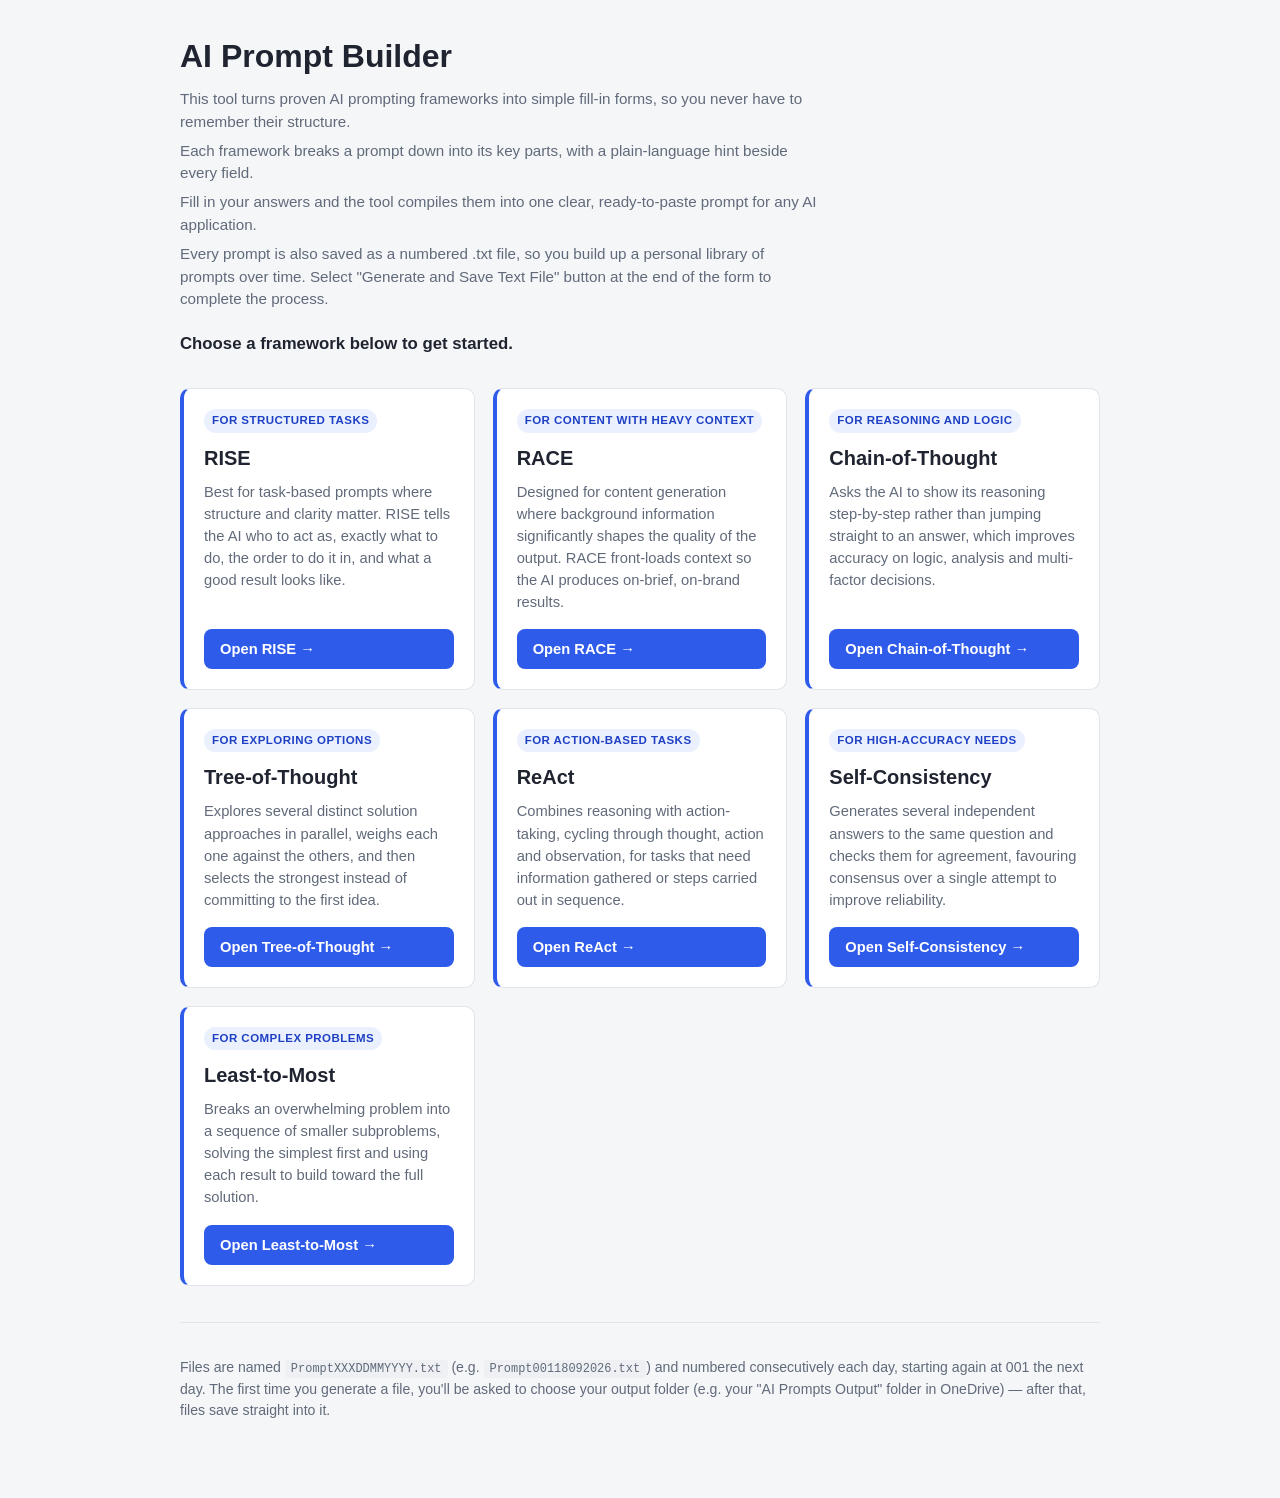
<file: Liam's AI-Prompt-Builder v1.1.html>
<!-- This is the 2nd version of the application with some minor contextual and functional changes. -->
   
<!DOCTYPE html>
<html lang="en">
<head>
<meta charset="UTF-8">
<meta name="viewport" content="width=device-width, initial-scale=1.0">
<title>AI Prompt Builder</title>
<style>
  :root{
    --bg:#f5f6f8;
    --panel:#ffffff;
    --border:#e1e4e9;
    --text:#1f2430;
    --muted:#616a7a;
    --accent:#2f5bea;
    --accent-dark:#1e40c4;
    --success-bg:#e8f7ee;
    --success-text:#1c6e3f;
    --error-bg:#fdecec;
    --error-text:#a92323;
    --radius:10px;
  }
  *{box-sizing:border-box;}
  body{
    margin:0;
    font-family:-apple-system,BlinkMacSystemFont,"Segoe UI",Roboto,Helvetica,Arial,sans-serif;
    background:var(--bg);
    color:var(--text);
    line-height:1.5;
  }
  #app{
    max-width:960px;
    margin:0 auto;
    padding:32px 20px 64px;
  }

  /* ---------- Home page ---------- */
  .home-header h1{
    font-size:2rem;
    margin:0 0 8px;
  }
  .home-intro{
    max-width:640px;
    margin:0 0 20px;
  }
  .home-intro p{
    color:var(--muted);
    font-size:.95rem;
    margin:0 0 6px;
  }
  .home-header .lede{
    color:var(--text);
    font-weight:600;
    font-size:1.05rem;
    max-width:640px;
    margin:0 0 32px;
  }
  .card-grid{
    display:grid;
    grid-template-columns:repeat(auto-fit,minmax(260px,1fr));
    gap:18px;
  }
  .card{
    background:var(--panel);
    border:1px solid var(--border);
    border-left:4px solid var(--accent);
    border-radius:var(--radius);
    padding:20px;
    display:flex;
    flex-direction:column;
  }
  .card-tag{
    display:inline-block;
    font-size:.72rem;
    font-weight:600;
    letter-spacing:.04em;
    text-transform:uppercase;
    color:var(--accent-dark);
    background:#eaf0fe;
    padding:3px 8px;
    border-radius:20px;
    margin-bottom:10px;
    align-self:flex-start;
  }
  .card h2{
    margin:0 0 8px;
    font-size:1.25rem;
  }
  .card p{
    color:var(--muted);
    font-size:.92rem;
    flex-grow:1;
    margin:0 0 16px;
  }
  .home-footer{
    margin-top:36px;
    padding-top:20px;
    border-top:1px solid var(--border);
    color:var(--muted);
    font-size:.88rem;
  }
  .home-footer code{
    background:#eef0f4;
    padding:2px 6px;
    border-radius:4px;
    font-size:.85em;
  }

  /* ---------- Buttons ---------- */
  .btn{
    display:inline-block;
    border:none;
    border-radius:8px;
    padding:9px 16px;
    font-size:.92rem;
    font-weight:600;
    cursor:pointer;
    text-decoration:none;
    background:#eaf0fe;
    color:var(--accent-dark);
    transition:background .15s ease;
  }
  .btn:hover{background:#dde8fd;}
  .btn.primary{background:var(--accent);color:#fff;}
  .btn.primary:hover{background:var(--accent-dark);}
  .btn.secondary{background:#eef0f4;color:var(--text);}
  .btn.secondary:hover{background:#e2e5ea;}
  .btn.ghost{background:transparent;color:var(--muted);box-shadow:inset 0 0 0 1px var(--border);}
  .btn.ghost:hover{background:#eef0f4;}
  .btn.small{padding:5px 10px;font-size:.8rem;}
  .btn:disabled{opacity:.45;cursor:not-allowed;}
  .btn:disabled:hover{background:#eaf0fe;}

  /* ---------- Framework page ---------- */
  .back-link{
    display:inline-block;
    margin-bottom:20px;
    color:var(--muted);
    text-decoration:none;
    font-size:.9rem;
  }
  .back-link:hover{color:var(--accent-dark);}
  .fw-header h1{
    margin:0 0 6px;
    font-size:1.9rem;
  }
  .fw-header .fw-subheader{
    color:var(--muted);
    font-size:1rem;
    max-width:680px;
    margin:0 0 28px;
  }
  .fields{
    background:var(--panel);
    border:1px solid var(--border);
    border-radius:var(--radius);
    padding:8px 20px;
  }
  .field-row{
    display:flex;
    gap:20px;
    padding:16px 0;
    border-bottom:1px solid var(--border);
    align-items:flex-start;
  }
  .field-row:last-child{border-bottom:none;}
  .field-label{
    flex:0 0 34%;
    max-width:34%;
  }
  .field-label label{
    display:block;
    font-weight:600;
    font-size:.95rem;
    margin-bottom:4px;
  }
  .field-help{
    color:var(--muted);
    font-size:.8rem;
  }
  .field-input{flex:1;}
  .field-input textarea{
    width:100%;
    resize:vertical;
    font-family:inherit;
    font-size:16px; /* 16px minimum avoids automatic zoom on iOS Safari */
    padding:9px 11px;
    border:1px solid var(--border);
    border-radius:8px;
    background:#fbfbfc;
  }
  .field-input textarea:focus{
    outline:none;
    border-color:var(--accent);
    background:#fff;
  }
  @media (max-width:640px){
    .field-row{flex-direction:column;}
    .field-label{max-width:100%;}
  }

  .action-bar{
    margin-top:22px;
    display:flex;
    flex-wrap:wrap;
    gap:10px;
    align-items:center;
  }
  .folder-indicator{
    margin-top:12px;
    font-size:.85rem;
    color:var(--muted);
  }
  .status{
    margin-top:12px;
    font-size:.9rem;
    padding:0;
  }
  .status.success{color:var(--success-text);background:var(--success-bg);padding:9px 12px;border-radius:8px;}
  .status.error{color:var(--error-text);background:var(--error-bg);padding:9px 12px;border-radius:8px;}

  .preview-section{margin-top:28px;}
  .preview-header{
    display:flex;
    justify-content:space-between;
    align-items:center;
    margin-bottom:8px;
  }
  .preview-header h3{margin:0;font-size:1rem;color:var(--muted);font-weight:600;}
  #preview-box{
    width:100%;
    font-family:ui-monospace,SFMono-Regular,Consolas,"Liberation Mono",monospace;
    font-size:16px; /* 16px minimum avoids automatic zoom on iOS Safari */
    padding:12px;
    border:1px solid var(--border);
    border-radius:8px;
    background:#fbfbfc;
    resize:vertical;
  }

  /* ---------- Small screens / phones ---------- */
  @media (max-width:600px){
    #app{padding:20px 14px 48px;}
    .home-header h1{font-size:1.5rem;}
    .home-header .lede{font-size:.95rem;}
    .fw-header h1{font-size:1.5rem;}
    .fw-header .fw-subheader{font-size:.92rem;}
    .card{padding:16px;}
    .fields{padding:4px 14px;}
    .action-bar{flex-direction:column;align-items:stretch;}
    .action-bar .btn{width:100%;text-align:center;padding:13px 16px;font-size:1rem;}
    .preview-header{flex-wrap:wrap;gap:8px;}
    .preview-header .btn{padding:10px 14px;}
  }
</style>
</head>
<body>
<div id="app"></div>

<script>
/* ==========================================================================
   Data: the seven prompt frameworks, their descriptions and input fields
   ========================================================================== */
const FRAMEWORKS = {
  rise: {
    name: "RISE",
    tag: "For structured tasks",
    homeDesc: "Best for task-based prompts where structure and clarity matter. RISE tells the AI who to act as, exactly what to do, the order to do it in, and what a good result looks like.",
    subHeader: "Give the AI a role, clear instructions, a defined sequence of steps, and the expectations for the finished output.",
    fields: [
      { label:"Role", help:"Who or what should the AI act as?", placeholder:"e.g. You are a senior financial analyst with 10 years of experience in SaaS budgeting." },
      { label:"Instructions", help:"The specific task you want carried out.", placeholder:"e.g. Review the attached Q3 budget and identify the three biggest cost-saving opportunities." },
      { label:"Steps", help:"Break the task into an ordered sequence.", placeholder:"e.g. 1) Summarise spend by category 2) Flag anomalies 3) Rank by savings potential 4) Recommend actions" },
      { label:"Expectations", help:"What the finished output should look like.", placeholder:"e.g. Return a table with category, current spend, savings potential and a one-line rationale. Keep it under 300 words." }
    ]
  },
  race: {
    name: "RACE",
    tag: "For content with heavy context",
    homeDesc: "Designed for content generation where background information significantly shapes the quality of the output. RACE front-loads context so the AI produces on-brief, on-brand results.",
    subHeader: "Set the AI's role, the action you need, the context that shapes it, and how the work should be executed.",
    fields: [
      { label:"Role", help:"Who or what should the AI act as?", placeholder:"e.g. You are an experienced B2B email copywriter." },
      { label:"Action", help:"The specific output you need.", placeholder:"e.g. Write a 3-email nurture sequence for trial users who haven't logged in for 7 days." },
      { label:"Context", help:"Background that shapes the quality of the result.", placeholder:"e.g. Our product is a project management tool for creative agencies; tone is friendly but not salesy; audience is time-poor founders." },
      { label:"Execution", help:"Constraints and requirements for how the work is carried out.", placeholder:"e.g. Each email under 120 words, one clear call-to-action, subject line included, no exclamation marks." }
    ]
  },
  cot: {
    name: "Chain-of-Thought",
    tag: "For reasoning and logic",
    homeDesc: "Asks the AI to show its reasoning step-by-step rather than jumping straight to an answer, which improves accuracy on logic, analysis and multi-factor decisions.",
    subHeader: "Walk the AI through a numbered chain of reasoning stages before it gives a final answer.",
    fields: [
      { label:"Task / Question", help:"The problem or question to reason through.", placeholder:"e.g. Should we switch our hosting provider from Provider A to Provider B?" },
      { label:"Context / Background", help:"Relevant background information.", placeholder:"e.g. Current spend is £4k/month, a 99.9% uptime SLA is required, migration would take roughly 2 weeks." },
      { label:"Reasoning Step 1", help:"First stage of the reasoning chain.", placeholder:"e.g. List all relevant factors (cost, reliability, support, migration effort)." },
      { label:"Reasoning Step 2", help:"Second stage of the reasoning chain.", placeholder:"e.g. Analyse each factor for both providers." },
      { label:"Reasoning Step 3", help:"Third stage of the reasoning chain.", placeholder:"e.g. Weigh the trade-offs against our priorities." },
      { label:"Final Instruction", help:"What the AI should conclude with, after reasoning through the steps.", placeholder:"e.g. State a clear recommendation with a one-paragraph justification." }
    ]
  },
  tot: {
    name: "Tree-of-Thought",
    tag: "For exploring options",
    homeDesc: "Explores several distinct solution approaches in parallel, weighs each one against the others, and then selects the strongest instead of committing to the first idea.",
    subHeader: "Have the AI branch into multiple approaches, evaluate each one, then recommend the best path.",
    fields: [
      { label:"Problem / Goal", help:"The problem or goal to explore approaches for.", placeholder:"e.g. How should we reduce customer churn by 15% this quarter?" },
      { label:"Approach 1", help:"A distinct strategy or path worth exploring.", placeholder:"e.g. Improve onboarding" },
      { label:"Approach 2", help:"A second, different strategy.", placeholder:"e.g. Introduce a loyalty programme" },
      { label:"Approach 3", help:"A third, different strategy.", placeholder:"e.g. Proactive customer support outreach" },
      { label:"Evaluation Criteria", help:"What each approach should be judged against.", placeholder:"e.g. Cost, time to implement, expected impact, risk." },
      { label:"Final Selection Instruction", help:"How the AI should conclude and choose.", placeholder:"e.g. Compare all approaches against the criteria above and recommend one, with reasoning." }
    ]
  },
  react: {
    name: "ReAct",
    tag: "For action-based tasks",
    homeDesc: "Combines reasoning with action-taking, cycling through thought, action and observation, for tasks that need information gathered or steps carried out in sequence.",
    subHeader: "Loop the AI through Thought, Action and Observation until the task is complete.",
    fields: [
      { label:"Goal / Task", help:"What needs to be accomplished.", placeholder:"e.g. Find the best flight option and draft a travel itinerary." },
      { label:"Available Tools / Actions", help:"What the AI is allowed to use or do.", placeholder:"e.g. Web search, calculator, calendar lookup." },
      { label:"Thought Instruction", help:"How the AI should reason before acting.", placeholder:"e.g. Before each action, explain what you need to find out and why." },
      { label:"Action Instruction", help:"How actions should be described.", placeholder:"e.g. State the exact action to take, e.g. 'Search for flights from London to Lisbon on 3 October'." },
      { label:"Observation Instruction", help:"How results should be reviewed before continuing.", placeholder:"e.g. Summarise what was learned from each action before deciding the next step." },
      { label:"Final Answer Instruction", help:"What the AI should deliver once the loop is finished.", placeholder:"e.g. Once the itinerary is complete, present it as a day-by-day schedule." }
    ]
  },
  selfconsistency: {
    name: "Self-Consistency",
    tag: "For high-accuracy needs",
    homeDesc: "Generates several independent answers to the same question and checks them for agreement, favouring consensus over a single attempt to improve reliability.",
    subHeader: "Ask the AI to solve the same problem multiple times independently, then reconcile the results.",
    fields: [
      { label:"Question / Problem", help:"The question that needs a reliable answer.", placeholder:"e.g. What will next month's revenue be, given current trends?" },
      { label:"Number of Independent Attempts", help:"How many separate reasoning attempts to generate.", placeholder:"e.g. 3" },
      { label:"Instruction for Each Attempt", help:"How each attempt should be approached, ideally with some variation.", placeholder:"e.g. Use a different method or assumption set for each attempt." },
      { label:"Comparison Instruction", help:"How the AI should evaluate the attempts against each other.", placeholder:"e.g. Compare the answers and highlight where they agree or disagree." },
      { label:"Consensus / Confidence Instruction", help:"What the final, reconciled output should look like.", placeholder:"e.g. Give a final consensus answer together with a confidence level (low / medium / high)." }
    ]
  },
  leasttomost: {
    name: "Least-to-Most",
    tag: "For complex problems",
    homeDesc: "Breaks an overwhelming problem into a sequence of smaller subproblems, solving the simplest first and using each result to build toward the full solution.",
    subHeader: "Decompose a complex problem into progressively harder subproblems and solve them in order.",
    fields: [
      { label:"Complex Problem", help:"The overall problem, in full.", placeholder:"e.g. Design a pricing model for a new SaaS product." },
      { label:"Subproblem 1 (Simplest)", help:"The easiest piece to solve first.", placeholder:"e.g. List the cost inputs." },
      { label:"Subproblem 2", help:"Builds on subproblem 1.", placeholder:"e.g. Estimate a break-even price per user." },
      { label:"Subproblem 3", help:"Builds on subproblem 2.", placeholder:"e.g. Compare against 2-3 competitor pricing models." },
      { label:"Subproblem 4 (Most Complex)", help:"The full, hardest version of the problem.", placeholder:"e.g. Propose a tiered pricing structure with rationale." },
      { label:"Synthesis Instruction", help:"How the AI should combine the steps into a final answer.", placeholder:"e.g. Show the output of each subproblem before presenting the final tiered pricing structure." }
    ]
  }
};

let currentFrameworkId = null;
let cachedDirHandle = null;
let lastGenerated = null; // { filename, content } for the most recently generated prompt
const app = document.getElementById('app');

function supportsDirectoryPicker(){ return typeof window.showDirectoryPicker === 'function'; }
function supportsShare(){ return typeof navigator.share === 'function'; }

/* ==========================================================================
   Routing
   ========================================================================== */
function route(){
  const hash = decodeURIComponent(location.hash.replace('#',''));
  if (hash && FRAMEWORKS[hash]) {
    renderFramework(hash);
  } else {
    renderHome();
  }
}
window.addEventListener('hashchange', route);
window.addEventListener('DOMContentLoaded', route);

/* ==========================================================================
   Rendering
   ========================================================================== */
function renderHome(){
  currentFrameworkId = null;
  document.title = 'AI Prompt Builder';
  app.innerHTML = homeHTML();
}

function renderFramework(id){
  currentFrameworkId = id;
  const fw = FRAMEWORKS[id];
  document.title = fw.name + ' — AI Prompt Builder';
  app.innerHTML = frameworkHTML(fw);
  updateFolderIndicator();
}

function escapeHtml(s){
  return String(s).replace(/&/g,'&amp;').replace(/</g,'&lt;').replace(/>/g,'&gt;').replace(/"/g,'&quot;');
}

function homeHTML(){
  const cards = Object.keys(FRAMEWORKS).map(id => {
    const fw = FRAMEWORKS[id];
    return `<div class="card">
      <span class="card-tag">${escapeHtml(fw.tag)}</span>
      <h2>${escapeHtml(fw.name)}</h2>
      <p>${escapeHtml(fw.homeDesc)}</p>
      <a class="btn primary" href="#${id}">Open ${escapeHtml(fw.name)} →</a>
    </div>`;
  }).join('');

  return `
    <header class="home-header">
      <h1>AI Prompt Builder</h1>
      <div class="home-intro">
        <p>This tool turns proven AI prompting frameworks into simple fill-in forms, so you never have to remember their structure.</p>
        <p>Each framework breaks a prompt down into its key parts, with a plain-language hint beside every field.</p>
        <p>Fill in your answers and the tool compiles them into one clear, ready-to-paste prompt for any AI application.</p>
        <p>Every prompt is also saved as a numbered .txt file, so you build up a personal library of prompts over time. Select "Generate and Save Text File" button at the end of the form to complete the process.</p>
      </div>
      <p class="lede">Choose a framework below to get started.</p>
    </header>
    <div class="card-grid">${cards}</div>
    <footer class="home-footer">
      <p>Files are named <code>PromptXXXDDMMYYYY.txt</code> (e.g. <code>Prompt00118092026.txt</code>) and numbered consecutively each day, starting again at 001 the next day. The first time you generate a file, you'll be asked to choose your output folder (e.g. your "AI Prompts Output" folder in OneDrive) — after that, files save straight into it.</p>
    </footer>
  `;
}

function frameworkHTML(fw){
  const rows = fw.fields.map((f, i) => `
    <div class="field-row">
      <div class="field-label">
        <label for="field-input-${i}">${escapeHtml(f.label)}</label>
        <div class="field-help">${escapeHtml(f.help)}</div>
      </div>
      <div class="field-input">
        <textarea id="field-input-${i}" rows="2" placeholder="${escapeHtml(f.placeholder)}"></textarea>
      </div>
    </div>
  `).join('');

  return `
    <a class="back-link" href="#">← Back to all frameworks</a>
    <header class="fw-header">
      <h1>${escapeHtml(fw.name)}</h1>
      <p class="fw-subheader">${escapeHtml(fw.subHeader)}</p>
    </header>
    <div class="fields">${rows}</div>
    <div class="action-bar">
      <button class="btn primary" onclick="handleGenerate()">Generate and Save Text File</button>
      ${supportsDirectoryPicker() ? `<button class="btn secondary" onclick="handleChangeFolder()">Change output folder</button>` : ''}
      ${supportsShare() ? `<button class="btn secondary" id="share-btn" onclick="handleShare()" disabled>Share…</button>` : ''}
      <button class="btn ghost" onclick="handleClear()">Clear form</button>
    </div>
    <div id="folder-indicator" class="folder-indicator"></div>
    <div id="status-msg" class="status"></div>
    <div class="preview-section">
      <div class="preview-header">
        <h3>Compiled prompt</h3>
        <button class="btn ghost small" onclick="handleCopy()">Copy to clipboard</button>
      </div>
      <textarea id="preview-box" readonly rows="8" placeholder="Your compiled prompt will appear here after you click Generate."></textarea>
    </div>
  `;
}

/* ==========================================================================
   IndexedDB helpers — used to remember the chosen output folder
   ========================================================================== */
function openDB(){
  return new Promise((resolve, reject) => {
    const req = indexedDB.open('aiPromptBuilderDB', 1);
    req.onupgradeneeded = () => { req.result.createObjectStore('handles'); };
    req.onsuccess = () => resolve(req.result);
    req.onerror = () => reject(req.error);
  });
}
async function idbGet(key){
  const db = await openDB();
  return new Promise((resolve, reject) => {
    const tx = db.transaction('handles', 'readonly');
    const req = tx.objectStore('handles').get(key);
    req.onsuccess = () => resolve(req.result);
    req.onerror = () => reject(req.error);
  });
}
async function idbSet(key, value){
  const db = await openDB();
  return new Promise((resolve, reject) => {
    const tx = db.transaction('handles', 'readwrite');
    const req = tx.objectStore('handles').put(value, key);
    req.onsuccess = () => resolve();
    req.onerror = () => reject(req.error);
  });
}

/* ==========================================================================
   Output folder handling (File System Access API, Chrome/Edge)
   ========================================================================== */
async function getDirectoryHandle(forcePick){
  if (!supportsDirectoryPicker()) return null;

  if (!forcePick){
    if (cachedDirHandle) return cachedDirHandle;
    try {
      const stored = await idbGet('outputDir');
      if (stored){
        const perm = await stored.queryPermission({ mode:'readwrite' });
        if (perm === 'granted'){
          cachedDirHandle = stored;
          return stored;
        }
        if (perm === 'prompt'){
          const reqPerm = await stored.requestPermission({ mode:'readwrite' });
          if (reqPerm === 'granted'){
            cachedDirHandle = stored;
            return stored;
          }
        }
      }
    } catch(e){ /* fall through to picker */ }
  }

  const handle = await window.showDirectoryPicker({ id:'ai-prompt-output', mode:'readwrite' });
  await idbSet('outputDir', handle);
  cachedDirHandle = handle;
  return handle;
}

async function updateFolderIndicator(){
  const el = document.getElementById('folder-indicator');
  if (!el) return;

  if (!supportsDirectoryPicker()){
    el.textContent = supportsShare()
      ? "This device saves files as a normal download. Use \"Share…\" after generating to send the file straight to OneDrive, Files, email or another app."
      : "This browser doesn't support automatic folder saving (try Chrome or Edge on a computer) — files will download normally instead.";
    return;
  }
  try {
    const stored = cachedDirHandle || await idbGet('outputDir');
    if (stored){
      el.textContent = `Output folder: "${stored.name}" — click "Change output folder" to pick a different one.`;
    } else {
      el.textContent = "Output folder: not set yet — you'll be asked to choose one the first time you click Generate.";
    }
  } catch(e){
    el.textContent = "Output folder: not set yet.";
  }
}

async function handleChangeFolder(){
  const statusEl = document.getElementById('status-msg');
  if (!supportsDirectoryPicker()){
    statusEl.textContent = "This browser doesn't support choosing a folder automatically (try Chrome or Edge). Files will download normally.";
    statusEl.className = 'status error';
    return;
  }
  try {
    await getDirectoryHandle(true);
    updateFolderIndicator();
    statusEl.textContent = 'Output folder updated.';
    statusEl.className = 'status success';
  } catch(e){
    if (e && e.name === 'AbortError') return;
    console.error(e);
    statusEl.textContent = 'Could not set the output folder.';
    statusEl.className = 'status error';
  }
}

/* ==========================================================================
   Filename numbering — PromptXXXDDMMYYYY.txt, per-browser daily counter
   ========================================================================== */
function nextFilename(){
  const now = new Date();
  const dd = String(now.getDate()).padStart(2,'0');
  const mm = String(now.getMonth()+1).padStart(2,'0');
  const yyyy = now.getFullYear();
  const dateStr = `${dd}${mm}${yyyy}`;

  const counters = JSON.parse(localStorage.getItem('aiPromptBuilderCounters') || '{}');
  const next = (counters[dateStr] || 0) + 1;
  counters[dateStr] = next;

  return {
    filename: `Prompt${String(next).padStart(3,'0')}${dateStr}.txt`,
    commit: () => localStorage.setItem('aiPromptBuilderCounters', JSON.stringify(counters))
  };
}

/* ==========================================================================
   Generate / Save / Copy / Clear
   ========================================================================== */
async function handleGenerate(){
  if (!currentFrameworkId) return;
  const fw = FRAMEWORKS[currentFrameworkId];
  const statusEl = document.getElementById('status-msg');
  const previewEl = document.getElementById('preview-box');

  const lines = [];
  fw.fields.forEach((f, i) => {
    const val = document.getElementById(`field-input-${i}`).value.trim();
    if (val) lines.push(`- ${f.label}: ${val}`);
  });

  if (lines.length === 0){
    statusEl.textContent = 'Please fill in at least one field before generating.';
    statusEl.className = 'status error';
    return;
  }

  const content = lines.join('\n') + '\n';
  previewEl.value = content;

  const { filename, commit } = nextFilename();
  lastGenerated = { filename, content };
  const shareBtn = document.getElementById('share-btn');
  if (shareBtn) shareBtn.removeAttribute('disabled');

  if (supportsDirectoryPicker()){
    try {
      const dirHandle = await getDirectoryHandle(false);
      const fileHandle = await dirHandle.getFileHandle(filename, { create:true });
      const writable = await fileHandle.createWritable();
      await writable.write(content);
      await writable.close();
      commit();
      updateFolderIndicator();
      statusEl.innerHTML = `Saved as <strong>${escapeHtml(filename)}</strong> to "${escapeHtml(dirHandle.name)}".`;
      statusEl.className = 'status success';
      return;
    } catch(e){
      if (e && e.name === 'AbortError'){
        statusEl.textContent = 'Folder selection was cancelled — file not saved. Click Generate again to retry.';
        statusEl.className = 'status error';
        return;
      }
      console.error(e);
      /* fall through to plain download */
    }
  }

  commit();
  const blob = new Blob([content], { type:'text/plain' });
  const url = URL.createObjectURL(blob);
  const a = document.createElement('a');
  a.href = url;
  a.download = filename;
  document.body.appendChild(a);
  a.click();
  document.body.removeChild(a);
  URL.revokeObjectURL(url);
  statusEl.innerHTML = `Downloaded as <strong>${escapeHtml(filename)}</strong>. Your browser doesn't support automatic folder saving, so move the file into your output folder manually.`;
  statusEl.className = 'status success';
}

async function handleShare(){
  const statusEl = document.getElementById('status-msg');
  if (!lastGenerated){
    statusEl.textContent = 'Generate a prompt first, then you can share it.';
    statusEl.className = 'status error';
    return;
  }
  try {
    const file = new File([lastGenerated.content], lastGenerated.filename, { type:'text/plain' });
    if (navigator.canShare && !navigator.canShare({ files:[file] })){
      throw new Error('file-sharing-unsupported');
    }
    await navigator.share({ files:[file], title:lastGenerated.filename });
  } catch(e){
    if (e && e.name === 'AbortError') return; // user dismissed the share sheet
    statusEl.textContent = "Couldn't open the share sheet on this device — use Copy to clipboard instead.";
    statusEl.className = 'status error';
  }
}

async function handleCopy(){
  const box = document.getElementById('preview-box');
  const statusEl = document.getElementById('status-msg');
  if (!box.value){
    statusEl.textContent = 'Nothing to copy yet — click Generate first.';
    statusEl.className = 'status error';
    return;
  }
  try {
    await navigator.clipboard.writeText(box.value);
    statusEl.textContent = 'Copied to clipboard.';
    statusEl.className = 'status success';
  } catch(e){
    box.removeAttribute('readonly');
    box.focus();
    box.select();
    document.execCommand('copy');
    box.setAttribute('readonly', 'true');
    statusEl.textContent = 'Copied to clipboard.';
    statusEl.className = 'status success';
  }
}

function handleClear(){
  if (!currentFrameworkId) return;
  const fw = FRAMEWORKS[currentFrameworkId];
  fw.fields.forEach((f, i) => {
    document.getElementById(`field-input-${i}`).value = '';
  });
  document.getElementById('preview-box').value = '';
  lastGenerated = null;
  const shareBtn = document.getElementById('share-btn');
  if (shareBtn) shareBtn.setAttribute('disabled', 'true');
  const statusEl = document.getElementById('status-msg');
  statusEl.textContent = '';
  statusEl.className = 'status';
}
</script>
</body>
</html>
</file>
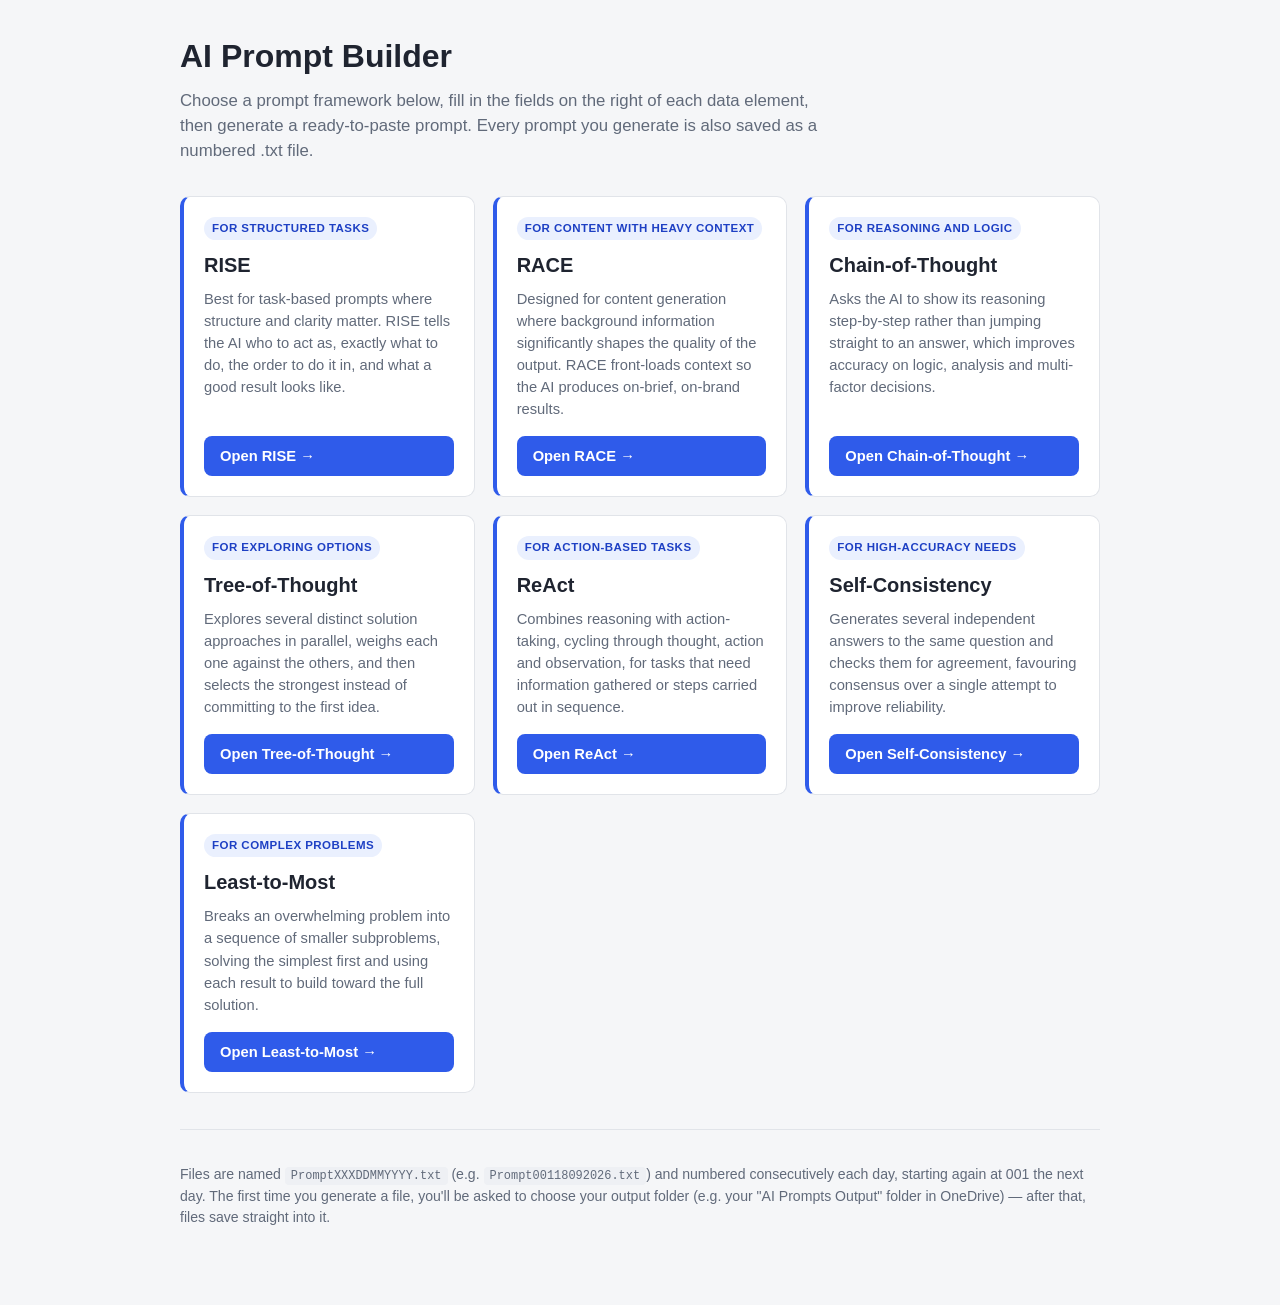
<file: Liam's AI-Prompt-Builder.html>
<!DOCTYPE html>
<html lang="en">
<head>
<meta charset="UTF-8">
<meta name="viewport" content="width=device-width, initial-scale=1.0">
<title>AI Prompt Builder</title>
<style>
  :root{
    --bg:#f5f6f8;
    --panel:#ffffff;
    --border:#e1e4e9;
    --text:#1f2430;
    --muted:#616a7a;
    --accent:#2f5bea;
    --accent-dark:#1e40c4;
    --success-bg:#e8f7ee;
    --success-text:#1c6e3f;
    --error-bg:#fdecec;
    --error-text:#a92323;
    --radius:10px;
  }
  *{box-sizing:border-box;}
  body{
    margin:0;
    font-family:-apple-system,BlinkMacSystemFont,"Segoe UI",Roboto,Helvetica,Arial,sans-serif;
    background:var(--bg);
    color:var(--text);
    line-height:1.5;
  }
  #app{
    max-width:960px;
    margin:0 auto;
    padding:32px 20px 64px;
  }

  /* ---------- Home page ---------- */
  .home-header h1{
    font-size:2rem;
    margin:0 0 8px;
  }
  .home-header .lede{
    color:var(--muted);
    font-size:1.05rem;
    max-width:640px;
    margin:0 0 32px;
  }
  .card-grid{
    display:grid;
    grid-template-columns:repeat(auto-fit,minmax(260px,1fr));
    gap:18px;
  }
  .card{
    background:var(--panel);
    border:1px solid var(--border);
    border-left:4px solid var(--accent);
    border-radius:var(--radius);
    padding:20px;
    display:flex;
    flex-direction:column;
  }
  .card-tag{
    display:inline-block;
    font-size:.72rem;
    font-weight:600;
    letter-spacing:.04em;
    text-transform:uppercase;
    color:var(--accent-dark);
    background:#eaf0fe;
    padding:3px 8px;
    border-radius:20px;
    margin-bottom:10px;
    align-self:flex-start;
  }
  .card h2{
    margin:0 0 8px;
    font-size:1.25rem;
  }
  .card p{
    color:var(--muted);
    font-size:.92rem;
    flex-grow:1;
    margin:0 0 16px;
  }
  .home-footer{
    margin-top:36px;
    padding-top:20px;
    border-top:1px solid var(--border);
    color:var(--muted);
    font-size:.88rem;
  }
  .home-footer code{
    background:#eef0f4;
    padding:2px 6px;
    border-radius:4px;
    font-size:.85em;
  }

  /* ---------- Buttons ---------- */
  .btn{
    display:inline-block;
    border:none;
    border-radius:8px;
    padding:9px 16px;
    font-size:.92rem;
    font-weight:600;
    cursor:pointer;
    text-decoration:none;
    background:#eaf0fe;
    color:var(--accent-dark);
    transition:background .15s ease;
  }
  .btn:hover{background:#dde8fd;}
  .btn.primary{background:var(--accent);color:#fff;}
  .btn.primary:hover{background:var(--accent-dark);}
  .btn.secondary{background:#eef0f4;color:var(--text);}
  .btn.secondary:hover{background:#e2e5ea;}
  .btn.ghost{background:transparent;color:var(--muted);box-shadow:inset 0 0 0 1px var(--border);}
  .btn.ghost:hover{background:#eef0f4;}
  .btn.small{padding:5px 10px;font-size:.8rem;}
  .btn:disabled{opacity:.45;cursor:not-allowed;}
  .btn:disabled:hover{background:#eaf0fe;}

  /* ---------- Framework page ---------- */
  .back-link{
    display:inline-block;
    margin-bottom:20px;
    color:var(--muted);
    text-decoration:none;
    font-size:.9rem;
  }
  .back-link:hover{color:var(--accent-dark);}
  .fw-header h1{
    margin:0 0 6px;
    font-size:1.9rem;
  }
  .fw-header .fw-subheader{
    color:var(--muted);
    font-size:1rem;
    max-width:680px;
    margin:0 0 28px;
  }
  .fields{
    background:var(--panel);
    border:1px solid var(--border);
    border-radius:var(--radius);
    padding:8px 20px;
  }
  .field-row{
    display:flex;
    gap:20px;
    padding:16px 0;
    border-bottom:1px solid var(--border);
    align-items:flex-start;
  }
  .field-row:last-child{border-bottom:none;}
  .field-label{
    flex:0 0 34%;
    max-width:34%;
  }
  .field-label label{
    display:block;
    font-weight:600;
    font-size:.95rem;
    margin-bottom:4px;
  }
  .field-help{
    color:var(--muted);
    font-size:.8rem;
  }
  .field-input{flex:1;}
  .field-input textarea{
    width:100%;
    resize:vertical;
    font-family:inherit;
    font-size:16px; /* 16px minimum avoids automatic zoom on iOS Safari */
    padding:9px 11px;
    border:1px solid var(--border);
    border-radius:8px;
    background:#fbfbfc;
  }
  .field-input textarea:focus{
    outline:none;
    border-color:var(--accent);
    background:#fff;
  }
  @media (max-width:640px){
    .field-row{flex-direction:column;}
    .field-label{max-width:100%;}
  }

  .action-bar{
    margin-top:22px;
    display:flex;
    flex-wrap:wrap;
    gap:10px;
    align-items:center;
  }
  .folder-indicator{
    margin-top:12px;
    font-size:.85rem;
    color:var(--muted);
  }
  .status{
    margin-top:12px;
    font-size:.9rem;
    padding:0;
  }
  .status.success{color:var(--success-text);background:var(--success-bg);padding:9px 12px;border-radius:8px;}
  .status.error{color:var(--error-text);background:var(--error-bg);padding:9px 12px;border-radius:8px;}

  .preview-section{margin-top:28px;}
  .preview-header{
    display:flex;
    justify-content:space-between;
    align-items:center;
    margin-bottom:8px;
  }
  .preview-header h3{margin:0;font-size:1rem;color:var(--muted);font-weight:600;}
  #preview-box{
    width:100%;
    font-family:ui-monospace,SFMono-Regular,Consolas,"Liberation Mono",monospace;
    font-size:16px; /* 16px minimum avoids automatic zoom on iOS Safari */
    padding:12px;
    border:1px solid var(--border);
    border-radius:8px;
    background:#fbfbfc;
    resize:vertical;
  }

  /* ---------- Small screens / phones ---------- */
  @media (max-width:600px){
    #app{padding:20px 14px 48px;}
    .home-header h1{font-size:1.5rem;}
    .home-header .lede{font-size:.95rem;}
    .fw-header h1{font-size:1.5rem;}
    .fw-header .fw-subheader{font-size:.92rem;}
    .card{padding:16px;}
    .fields{padding:4px 14px;}
    .action-bar{flex-direction:column;align-items:stretch;}
    .action-bar .btn{width:100%;text-align:center;padding:13px 16px;font-size:1rem;}
    .preview-header{flex-wrap:wrap;gap:8px;}
    .preview-header .btn{padding:10px 14px;}
  }
</style>
</head>
<body>
<div id="app"></div>

<script>
/* ==========================================================================
   Data: the seven prompt frameworks, their descriptions and input fields
   ========================================================================== */
const FRAMEWORKS = {
  rise: {
    name: "RISE",
    tag: "For structured tasks",
    homeDesc: "Best for task-based prompts where structure and clarity matter. RISE tells the AI who to act as, exactly what to do, the order to do it in, and what a good result looks like.",
    subHeader: "Give the AI a role, clear instructions, a defined sequence of steps, and the expectations for the finished output.",
    fields: [
      { label:"Role", help:"Who or what should the AI act as?", placeholder:"e.g. You are a senior financial analyst with 10 years of experience in SaaS budgeting." },
      { label:"Instructions", help:"The specific task you want carried out.", placeholder:"e.g. Review the attached Q3 budget and identify the three biggest cost-saving opportunities." },
      { label:"Steps", help:"Break the task into an ordered sequence.", placeholder:"e.g. 1) Summarise spend by category 2) Flag anomalies 3) Rank by savings potential 4) Recommend actions" },
      { label:"Expectations", help:"What the finished output should look like.", placeholder:"e.g. Return a table with category, current spend, savings potential and a one-line rationale. Keep it under 300 words." }
    ]
  },
  race: {
    name: "RACE",
    tag: "For content with heavy context",
    homeDesc: "Designed for content generation where background information significantly shapes the quality of the output. RACE front-loads context so the AI produces on-brief, on-brand results.",
    subHeader: "Set the AI's role, the action you need, the context that shapes it, and how the work should be executed.",
    fields: [
      { label:"Role", help:"Who or what should the AI act as?", placeholder:"e.g. You are an experienced B2B email copywriter." },
      { label:"Action", help:"The specific output you need.", placeholder:"e.g. Write a 3-email nurture sequence for trial users who haven't logged in for 7 days." },
      { label:"Context", help:"Background that shapes the quality of the result.", placeholder:"e.g. Our product is a project management tool for creative agencies; tone is friendly but not salesy; audience is time-poor founders." },
      { label:"Execution", help:"Constraints and requirements for how the work is carried out.", placeholder:"e.g. Each email under 120 words, one clear call-to-action, subject line included, no exclamation marks." }
    ]
  },
  cot: {
    name: "Chain-of-Thought",
    tag: "For reasoning and logic",
    homeDesc: "Asks the AI to show its reasoning step-by-step rather than jumping straight to an answer, which improves accuracy on logic, analysis and multi-factor decisions.",
    subHeader: "Walk the AI through a numbered chain of reasoning stages before it gives a final answer.",
    fields: [
      { label:"Task / Question", help:"The problem or question to reason through.", placeholder:"e.g. Should we switch our hosting provider from Provider A to Provider B?" },
      { label:"Context / Background", help:"Relevant background information.", placeholder:"e.g. Current spend is £4k/month, a 99.9% uptime SLA is required, migration would take roughly 2 weeks." },
      { label:"Reasoning Step 1", help:"First stage of the reasoning chain.", placeholder:"e.g. List all relevant factors (cost, reliability, support, migration effort)." },
      { label:"Reasoning Step 2", help:"Second stage of the reasoning chain.", placeholder:"e.g. Analyse each factor for both providers." },
      { label:"Reasoning Step 3", help:"Third stage of the reasoning chain.", placeholder:"e.g. Weigh the trade-offs against our priorities." },
      { label:"Final Instruction", help:"What the AI should conclude with, after reasoning through the steps.", placeholder:"e.g. State a clear recommendation with a one-paragraph justification." }
    ]
  },
  tot: {
    name: "Tree-of-Thought",
    tag: "For exploring options",
    homeDesc: "Explores several distinct solution approaches in parallel, weighs each one against the others, and then selects the strongest instead of committing to the first idea.",
    subHeader: "Have the AI branch into multiple approaches, evaluate each one, then recommend the best path.",
    fields: [
      { label:"Problem / Goal", help:"The problem or goal to explore approaches for.", placeholder:"e.g. How should we reduce customer churn by 15% this quarter?" },
      { label:"Approach 1", help:"A distinct strategy or path worth exploring.", placeholder:"e.g. Improve onboarding" },
      { label:"Approach 2", help:"A second, different strategy.", placeholder:"e.g. Introduce a loyalty programme" },
      { label:"Approach 3", help:"A third, different strategy.", placeholder:"e.g. Proactive customer support outreach" },
      { label:"Evaluation Criteria", help:"What each approach should be judged against.", placeholder:"e.g. Cost, time to implement, expected impact, risk." },
      { label:"Final Selection Instruction", help:"How the AI should conclude and choose.", placeholder:"e.g. Compare all approaches against the criteria above and recommend one, with reasoning." }
    ]
  },
  react: {
    name: "ReAct",
    tag: "For action-based tasks",
    homeDesc: "Combines reasoning with action-taking, cycling through thought, action and observation, for tasks that need information gathered or steps carried out in sequence.",
    subHeader: "Loop the AI through Thought, Action and Observation until the task is complete.",
    fields: [
      { label:"Goal / Task", help:"What needs to be accomplished.", placeholder:"e.g. Find the best flight option and draft a travel itinerary." },
      { label:"Available Tools / Actions", help:"What the AI is allowed to use or do.", placeholder:"e.g. Web search, calculator, calendar lookup." },
      { label:"Thought Instruction", help:"How the AI should reason before acting.", placeholder:"e.g. Before each action, explain what you need to find out and why." },
      { label:"Action Instruction", help:"How actions should be described.", placeholder:"e.g. State the exact action to take, e.g. 'Search for flights from London to Lisbon on 3 October'." },
      { label:"Observation Instruction", help:"How results should be reviewed before continuing.", placeholder:"e.g. Summarise what was learned from each action before deciding the next step." },
      { label:"Final Answer Instruction", help:"What the AI should deliver once the loop is finished.", placeholder:"e.g. Once the itinerary is complete, present it as a day-by-day schedule." }
    ]
  },
  selfconsistency: {
    name: "Self-Consistency",
    tag: "For high-accuracy needs",
    homeDesc: "Generates several independent answers to the same question and checks them for agreement, favouring consensus over a single attempt to improve reliability.",
    subHeader: "Ask the AI to solve the same problem multiple times independently, then reconcile the results.",
    fields: [
      { label:"Question / Problem", help:"The question that needs a reliable answer.", placeholder:"e.g. What will next month's revenue be, given current trends?" },
      { label:"Number of Independent Attempts", help:"How many separate reasoning attempts to generate.", placeholder:"e.g. 3" },
      { label:"Instruction for Each Attempt", help:"How each attempt should be approached, ideally with some variation.", placeholder:"e.g. Use a different method or assumption set for each attempt." },
      { label:"Comparison Instruction", help:"How the AI should evaluate the attempts against each other.", placeholder:"e.g. Compare the answers and highlight where they agree or disagree." },
      { label:"Consensus / Confidence Instruction", help:"What the final, reconciled output should look like.", placeholder:"e.g. Give a final consensus answer together with a confidence level (low / medium / high)." }
    ]
  },
  leasttomost: {
    name: "Least-to-Most",
    tag: "For complex problems",
    homeDesc: "Breaks an overwhelming problem into a sequence of smaller subproblems, solving the simplest first and using each result to build toward the full solution.",
    subHeader: "Decompose a complex problem into progressively harder subproblems and solve them in order.",
    fields: [
      { label:"Complex Problem", help:"The overall problem, in full.", placeholder:"e.g. Design a pricing model for a new SaaS product." },
      { label:"Subproblem 1 (Simplest)", help:"The easiest piece to solve first.", placeholder:"e.g. List the cost inputs." },
      { label:"Subproblem 2", help:"Builds on subproblem 1.", placeholder:"e.g. Estimate a break-even price per user." },
      { label:"Subproblem 3", help:"Builds on subproblem 2.", placeholder:"e.g. Compare against 2-3 competitor pricing models." },
      { label:"Subproblem 4 (Most Complex)", help:"The full, hardest version of the problem.", placeholder:"e.g. Propose a tiered pricing structure with rationale." },
      { label:"Synthesis Instruction", help:"How the AI should combine the steps into a final answer.", placeholder:"e.g. Show the output of each subproblem before presenting the final tiered pricing structure." }
    ]
  }
};

let currentFrameworkId = null;
let cachedDirHandle = null;
let lastGenerated = null; // { filename, content } for the most recently generated prompt
const app = document.getElementById('app');

function supportsDirectoryPicker(){ return typeof window.showDirectoryPicker === 'function'; }
function supportsShare(){ return typeof navigator.share === 'function'; }

/* ==========================================================================
   Routing
   ========================================================================== */
function route(){
  const hash = decodeURIComponent(location.hash.replace('#',''));
  if (hash && FRAMEWORKS[hash]) {
    renderFramework(hash);
  } else {
    renderHome();
  }
}
window.addEventListener('hashchange', route);
window.addEventListener('DOMContentLoaded', route);

/* ==========================================================================
   Rendering
   ========================================================================== */
function renderHome(){
  currentFrameworkId = null;
  document.title = 'AI Prompt Builder';
  app.innerHTML = homeHTML();
}

function renderFramework(id){
  currentFrameworkId = id;
  const fw = FRAMEWORKS[id];
  document.title = fw.name + ' — AI Prompt Builder';
  app.innerHTML = frameworkHTML(fw);
  updateFolderIndicator();
}

function escapeHtml(s){
  return String(s).replace(/&/g,'&amp;').replace(/</g,'&lt;').replace(/>/g,'&gt;').replace(/"/g,'&quot;');
}

function homeHTML(){
  const cards = Object.keys(FRAMEWORKS).map(id => {
    const fw = FRAMEWORKS[id];
    return `<div class="card">
      <span class="card-tag">${escapeHtml(fw.tag)}</span>
      <h2>${escapeHtml(fw.name)}</h2>
      <p>${escapeHtml(fw.homeDesc)}</p>
      <a class="btn primary" href="#${id}">Open ${escapeHtml(fw.name)} →</a>
    </div>`;
  }).join('');

  return `
    <header class="home-header">
      <h1>AI Prompt Builder</h1>
      <p class="lede">Choose a prompt framework below, fill in the fields on the right of each data element, then generate a ready-to-paste prompt. Every prompt you generate is also saved as a numbered .txt file.</p>
    </header>
    <div class="card-grid">${cards}</div>
    <footer class="home-footer">
      <p>Files are named <code>PromptXXXDDMMYYYY.txt</code> (e.g. <code>Prompt00118092026.txt</code>) and numbered consecutively each day, starting again at 001 the next day. The first time you generate a file, you'll be asked to choose your output folder (e.g. your "AI Prompts Output" folder in OneDrive) — after that, files save straight into it.</p>
    </footer>
  `;
}

function frameworkHTML(fw){
  const rows = fw.fields.map((f, i) => `
    <div class="field-row">
      <div class="field-label">
        <label for="field-input-${i}">${escapeHtml(f.label)}</label>
        <div class="field-help">${escapeHtml(f.help)}</div>
      </div>
      <div class="field-input">
        <textarea id="field-input-${i}" rows="2" placeholder="${escapeHtml(f.placeholder)}"></textarea>
      </div>
    </div>
  `).join('');

  return `
    <a class="back-link" href="#">← Back to all frameworks</a>
    <header class="fw-header">
      <h1>${escapeHtml(fw.name)}</h1>
      <p class="fw-subheader">${escapeHtml(fw.subHeader)}</p>
    </header>
    <div class="fields">${rows}</div>
    <div class="action-bar">
      <button class="btn primary" onclick="handleGenerate()">Generate &amp; Save .txt</button>
      ${supportsDirectoryPicker() ? `<button class="btn secondary" onclick="handleChangeFolder()">Change output folder</button>` : ''}
      ${supportsShare() ? `<button class="btn secondary" id="share-btn" onclick="handleShare()" disabled>Share…</button>` : ''}
      <button class="btn ghost" onclick="handleClear()">Clear form</button>
    </div>
    <div id="folder-indicator" class="folder-indicator"></div>
    <div id="status-msg" class="status"></div>
    <div class="preview-section">
      <div class="preview-header">
        <h3>Compiled prompt</h3>
        <button class="btn ghost small" onclick="handleCopy()">Copy to clipboard</button>
      </div>
      <textarea id="preview-box" readonly rows="8" placeholder="Your compiled prompt will appear here after you click Generate."></textarea>
    </div>
  `;
}

/* ==========================================================================
   IndexedDB helpers — used to remember the chosen output folder
   ========================================================================== */
function openDB(){
  return new Promise((resolve, reject) => {
    const req = indexedDB.open('aiPromptBuilderDB', 1);
    req.onupgradeneeded = () => { req.result.createObjectStore('handles'); };
    req.onsuccess = () => resolve(req.result);
    req.onerror = () => reject(req.error);
  });
}
async function idbGet(key){
  const db = await openDB();
  return new Promise((resolve, reject) => {
    const tx = db.transaction('handles', 'readonly');
    const req = tx.objectStore('handles').get(key);
    req.onsuccess = () => resolve(req.result);
    req.onerror = () => reject(req.error);
  });
}
async function idbSet(key, value){
  const db = await openDB();
  return new Promise((resolve, reject) => {
    const tx = db.transaction('handles', 'readwrite');
    const req = tx.objectStore('handles').put(value, key);
    req.onsuccess = () => resolve();
    req.onerror = () => reject(req.error);
  });
}

/* ==========================================================================
   Output folder handling (File System Access API, Chrome/Edge)
   ========================================================================== */
async function getDirectoryHandle(forcePick){
  if (!supportsDirectoryPicker()) return null;

  if (!forcePick){
    if (cachedDirHandle) return cachedDirHandle;
    try {
      const stored = await idbGet('outputDir');
      if (stored){
        const perm = await stored.queryPermission({ mode:'readwrite' });
        if (perm === 'granted'){
          cachedDirHandle = stored;
          return stored;
        }
        if (perm === 'prompt'){
          const reqPerm = await stored.requestPermission({ mode:'readwrite' });
          if (reqPerm === 'granted'){
            cachedDirHandle = stored;
            return stored;
          }
        }
      }
    } catch(e){ /* fall through to picker */ }
  }

  const handle = await window.showDirectoryPicker({ id:'ai-prompt-output', mode:'readwrite' });
  await idbSet('outputDir', handle);
  cachedDirHandle = handle;
  return handle;
}

async function updateFolderIndicator(){
  const el = document.getElementById('folder-indicator');
  if (!el) return;

  if (!supportsDirectoryPicker()){
    el.textContent = supportsShare()
      ? "This device saves files as a normal download. Use \"Share…\" after generating to send the file straight to OneDrive, Files, email or another app."
      : "This browser doesn't support automatic folder saving (try Chrome or Edge on a computer) — files will download normally instead.";
    return;
  }
  try {
    const stored = cachedDirHandle || await idbGet('outputDir');
    if (stored){
      el.textContent = `Output folder: "${stored.name}" — click "Change output folder" to pick a different one.`;
    } else {
      el.textContent = "Output folder: not set yet — you'll be asked to choose one the first time you click Generate.";
    }
  } catch(e){
    el.textContent = "Output folder: not set yet.";
  }
}

async function handleChangeFolder(){
  const statusEl = document.getElementById('status-msg');
  if (!supportsDirectoryPicker()){
    statusEl.textContent = "This browser doesn't support choosing a folder automatically (try Chrome or Edge). Files will download normally.";
    statusEl.className = 'status error';
    return;
  }
  try {
    await getDirectoryHandle(true);
    updateFolderIndicator();
    statusEl.textContent = 'Output folder updated.';
    statusEl.className = 'status success';
  } catch(e){
    if (e && e.name === 'AbortError') return;
    console.error(e);
    statusEl.textContent = 'Could not set the output folder.';
    statusEl.className = 'status error';
  }
}

/* ==========================================================================
   Filename numbering — PromptXXXDDMMYYYY.txt, per-browser daily counter
   ========================================================================== */
function nextFilename(){
  const now = new Date();
  const dd = String(now.getDate()).padStart(2,'0');
  const mm = String(now.getMonth()+1).padStart(2,'0');
  const yyyy = now.getFullYear();
  const dateStr = `${dd}${mm}${yyyy}`;

  const counters = JSON.parse(localStorage.getItem('aiPromptBuilderCounters') || '{}');
  const next = (counters[dateStr] || 0) + 1;
  counters[dateStr] = next;

  return {
    filename: `Prompt${String(next).padStart(3,'0')}${dateStr}.txt`,
    commit: () => localStorage.setItem('aiPromptBuilderCounters', JSON.stringify(counters))
  };
}

/* ==========================================================================
   Generate / Save / Copy / Clear
   ========================================================================== */
async function handleGenerate(){
  if (!currentFrameworkId) return;
  const fw = FRAMEWORKS[currentFrameworkId];
  const statusEl = document.getElementById('status-msg');
  const previewEl = document.getElementById('preview-box');

  const lines = [];
  fw.fields.forEach((f, i) => {
    const val = document.getElementById(`field-input-${i}`).value.trim();
    if (val) lines.push(`- ${f.label}: ${val}`);
  });

  if (lines.length === 0){
    statusEl.textContent = 'Please fill in at least one field before generating.';
    statusEl.className = 'status error';
    return;
  }

  const content = lines.join('\n') + '\n';
  previewEl.value = content;

  const { filename, commit } = nextFilename();
  lastGenerated = { filename, content };
  const shareBtn = document.getElementById('share-btn');
  if (shareBtn) shareBtn.removeAttribute('disabled');

  if (supportsDirectoryPicker()){
    try {
      const dirHandle = await getDirectoryHandle(false);
      const fileHandle = await dirHandle.getFileHandle(filename, { create:true });
      const writable = await fileHandle.createWritable();
      await writable.write(content);
      await writable.close();
      commit();
      updateFolderIndicator();
      statusEl.innerHTML = `Saved as <strong>${escapeHtml(filename)}</strong> to "${escapeHtml(dirHandle.name)}".`;
      statusEl.className = 'status success';
      return;
    } catch(e){
      if (e && e.name === 'AbortError'){
        statusEl.textContent = 'Folder selection was cancelled — file not saved. Click Generate again to retry.';
        statusEl.className = 'status error';
        return;
      }
      console.error(e);
      /* fall through to plain download */
    }
  }

  commit();
  const blob = new Blob([content], { type:'text/plain' });
  const url = URL.createObjectURL(blob);
  const a = document.createElement('a');
  a.href = url;
  a.download = filename;
  document.body.appendChild(a);
  a.click();
  document.body.removeChild(a);
  URL.revokeObjectURL(url);
  statusEl.innerHTML = `Downloaded as <strong>${escapeHtml(filename)}</strong>. Your browser doesn't support automatic folder saving, so move the file into your output folder manually.`;
  statusEl.className = 'status success';
}

async function handleShare(){
  const statusEl = document.getElementById('status-msg');
  if (!lastGenerated){
    statusEl.textContent = 'Generate a prompt first, then you can share it.';
    statusEl.className = 'status error';
    return;
  }
  try {
    const file = new File([lastGenerated.content], lastGenerated.filename, { type:'text/plain' });
    if (navigator.canShare && !navigator.canShare({ files:[file] })){
      throw new Error('file-sharing-unsupported');
    }
    await navigator.share({ files:[file], title:lastGenerated.filename });
  } catch(e){
    if (e && e.name === 'AbortError') return; // user dismissed the share sheet
    statusEl.textContent = "Couldn't open the share sheet on this device — use Copy to clipboard instead.";
    statusEl.className = 'status error';
  }
}

async function handleCopy(){
  const box = document.getElementById('preview-box');
  const statusEl = document.getElementById('status-msg');
  if (!box.value){
    statusEl.textContent = 'Nothing to copy yet — click Generate first.';
    statusEl.className = 'status error';
    return;
  }
  try {
    await navigator.clipboard.writeText(box.value);
    statusEl.textContent = 'Copied to clipboard.';
    statusEl.className = 'status success';
  } catch(e){
    box.removeAttribute('readonly');
    box.focus();
    box.select();
    document.execCommand('copy');
    box.setAttribute('readonly', 'true');
    statusEl.textContent = 'Copied to clipboard.';
    statusEl.className = 'status success';
  }
}

function handleClear(){
  if (!currentFrameworkId) return;
  const fw = FRAMEWORKS[currentFrameworkId];
  fw.fields.forEach((f, i) => {
    document.getElementById(`field-input-${i}`).value = '';
  });
  document.getElementById('preview-box').value = '';
  lastGenerated = null;
  const shareBtn = document.getElementById('share-btn');
  if (shareBtn) shareBtn.setAttribute('disabled', 'true');
  const statusEl = document.getElementById('status-msg');
  statusEl.textContent = '';
  statusEl.className = 'status';
}
</script>
</body>
</html>
</file>
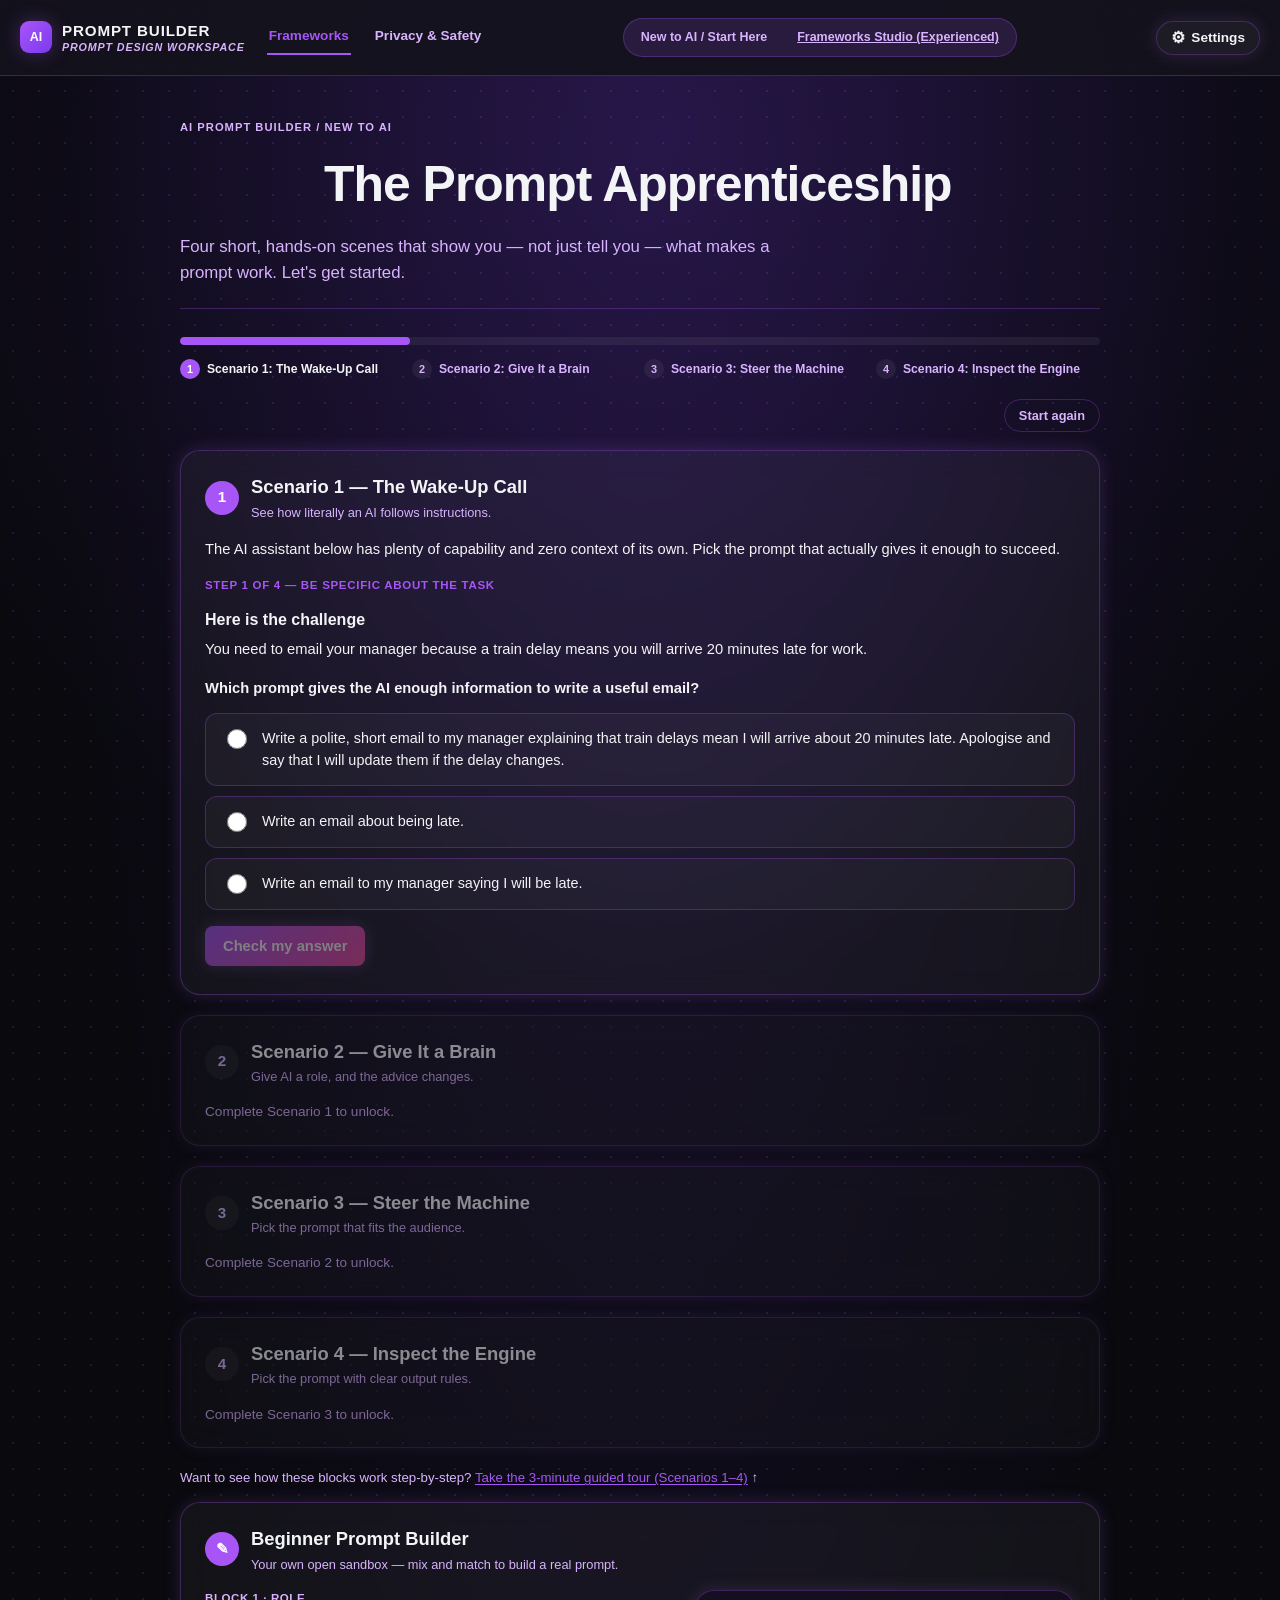
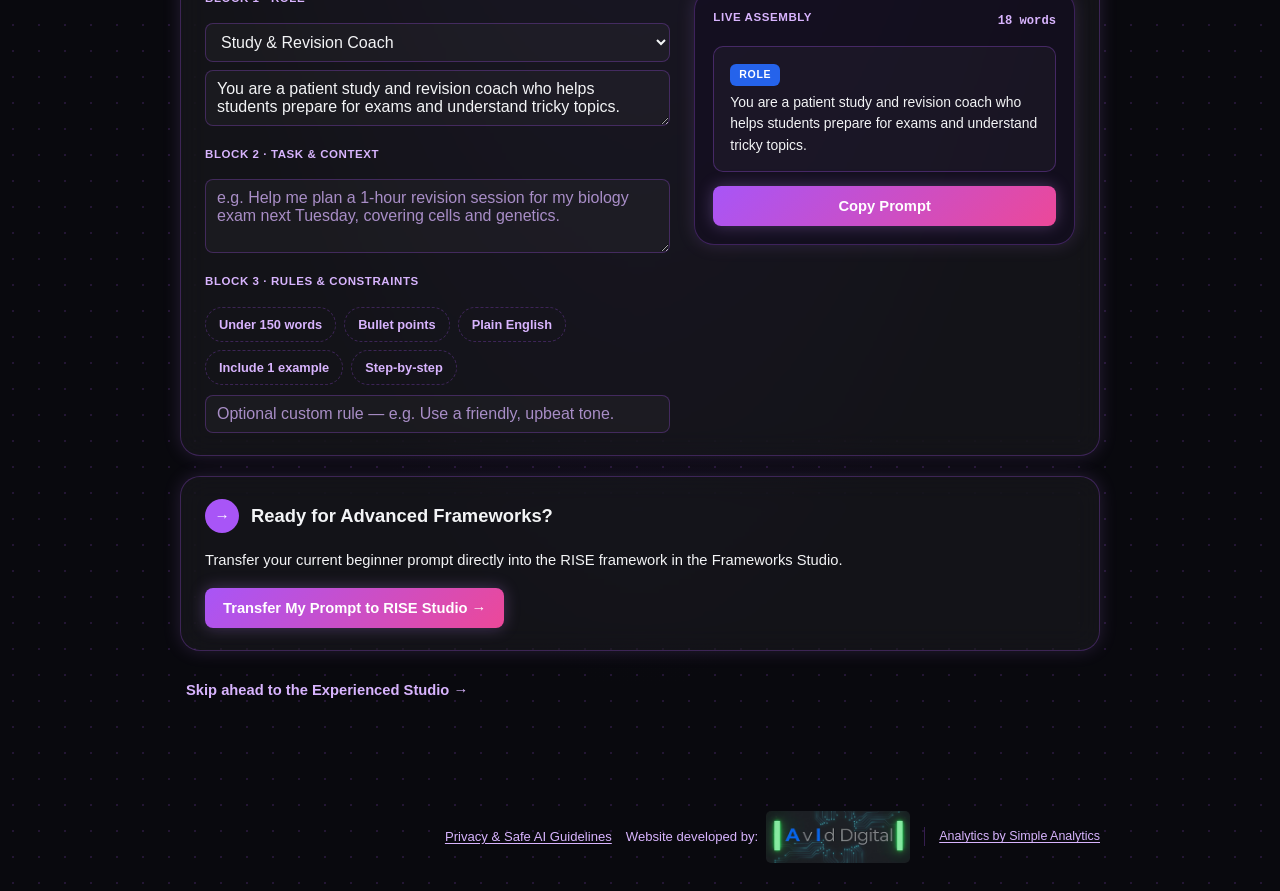
<file: new-user.html>
<!DOCTYPE html>
<html lang="en">
<head>
<meta charset="UTF-8">
<meta name="viewport" content="width=device-width, initial-scale=1.0">

<!-- ================= SEO / discoverability ================= -->
<title>AI Prompt Builder — New to AI (Guided Track)</title>
<meta name="description" content="A 5-minute guided walkthrough of 4 real scenarios that shows how AI actually interprets instructions, plus an open 3-block prompt builder.">
<meta name="keywords" content="AI prompt builder, prompt engineering, prompt framework, RISE framework, RACE framework, chain of thought prompting, tree of thought, ReAct prompting, self-consistency prompting, least-to-most prompting, ChatGPT prompts, Claude prompts, prompt generator">
<meta name="author" content="Liam Davis">
<meta name="robots" content="index, follow">
<link rel="canonical" href="https://liam1davis.github.io/Liam1Davis/new-user.html">

<!-- Open Graph (Facebook, LinkedIn, Slack, etc.) -->
<meta property="og:type" content="website">
<meta property="og:site_name" content="AI Prompt Builder">
<meta property="og:title" content="AI Prompt Builder — New to AI (Guided Track)">
<meta property="og:description" content="A 5-minute guided walkthrough of 4 real scenarios that shows how AI actually interprets instructions, plus an open 3-block prompt builder.">
<meta property="og:url" content="https://liam1davis.github.io/Liam1Davis/new-user.html">
<meta property="og:image" content="https://liam1davis.github.io/Liam1Davis/og-image.png">
<meta property="og:image:width" content="1200">
<meta property="og:image:height" content="630">

<!-- Twitter / X Card -->
<meta name="twitter:card" content="summary_large_image">
<meta name="twitter:title" content="AI Prompt Builder — New to AI (Guided Track)">
<meta name="twitter:description" content="A 5-minute guided walkthrough of 4 real scenarios that shows how AI actually interprets instructions, plus an open 3-block prompt builder.">
<meta name="twitter:image" content="https://liam1davis.github.io/Liam1Davis/og-image.png">

<meta name="theme-color" content="#0C0A14">
<link rel="icon" href="data:image/svg+xml,%3Csvg xmlns='http://www.w3.org/2000/svg' viewBox='0 0 64 64'%3E%3Crect width='64' height='64' rx='16' fill='%23A855F7'/%3E%3Ctext x='32' y='42' font-family='-apple-system,Segoe UI,Roboto,Arial,sans-serif' font-size='26' font-weight='800' fill='white' text-anchor='middle'%3EAI%3C/text%3E%3C/svg%3E">

<!-- Structured data: describes this page as a free web application to search engines -->
<script type="application/ld+json">
{
  "@context": "https://schema.org",
  "@type": "WebApplication",
  "name": "AI Prompt Builder",
  "description": "A free browser-based tool that turns proven prompt engineering frameworks (RISE, RACE, Chain-of-Thought, Tree-of-Thought, ReAct, Self-Consistency, Least-to-Most) into structured, ready-to-use AI prompts.",
  "url": "https://liam1davis.github.io/Liam1Davis/LD-AI-Prompt-Builder-v1.1.html",
  "applicationCategory": "UtilitiesApplication",
  "operatingSystem": "Any (runs in a web browser)",
  "offers": {
    "@type": "Offer",
    "price": "0",
    "priceCurrency": "USD"
  },
  "featureList": [
    "RISE prompt framework",
    "RACE prompt framework",
    "Chain-of-Thought prompt framework",
    "Tree-of-Thought prompt framework",
    "ReAct prompt framework",
    "Self-Consistency prompt framework",
    "Least-to-Most prompt framework"
  ]
}
</script>
<!-- =========================================================== -->

<style>
  /* ---------- Colour themes ---------- */
  :root,
  :root[data-theme="slate"]{
    --bg:#F8FAFC;
    --panel:#FFFFFF;
    --border:#E2E8F0;
    --text:#0F172A;
    --muted:#475569;
    --accent:#4F46E5;
    --accent-dark:#3730A3;
    --success-bg:#e8f7ee;
    --success-text:#1c6e3f;
    --error-bg:#fdecec;
    --error-text:#a92323;
    --warning-bg:#FEF3E2;
    --warning-text:#92400E;
    --radius:10px;
    --radius-lg:18px;
    --shadow-card:0 4px 20px -2px rgba(15,23,42,.08);
    --focus-ring:0 0 0 3px rgba(79,70,229,.15);
    --heading-font:inherit;
    --card-tag-bg:#EEF2FF;
    --card-tag-text:#4338CA;
    --btn-tint-bg:#EEF2FF;
    --btn-tint-hover:#E0E7FF;
    --btn-secondary-bg:#EEF0F4;
    --btn-secondary-hover:#E2E5EA;
    --code-bg:#EEF0F4;
    --input-bg:#FBFBFC;
    --input-focus-bg:#FFFFFF;
    --output-bg:#FBFBFC;
    --output-text:var(--text);
    --output-border:var(--border);
    --body-bg:var(--bg);
    --dot-grid:none;
    --watermark-color:rgba(15,23,42,.045);
    --readiness-bg:var(--panel);
    --stepper-line:var(--border);
  }
  :root[data-theme="aurora"]{
    --bg:#0C0A14;
    --panel:rgba(255,255,255,.045);
    --border:rgba(168,85,247,.28);
    --text:#F3F4F6;
    --muted:#D8B4FE;
    --accent:#A855F7;
    --accent-dark:#7C3AED;
    --success-bg:rgba(34,197,94,.14);
    --success-text:#86efac;
    --error-bg:rgba(239,68,68,.14);
    --error-text:#fca5a5;
    --warning-bg:rgba(245,158,11,.16);
    --warning-text:#fcd34d;
    --radius:12px;
    --radius-lg:20px;
    --shadow-card:0 0 18px rgba(192,132,252,.16);
    --focus-ring:0 0 0 3px rgba(192,132,252,.35);
    --heading-font:inherit;
    --card-tag-bg:rgba(168,85,247,.18);
    --card-tag-text:#E9D5FF;
    --btn-tint-bg:rgba(168,85,247,.14);
    --btn-tint-hover:rgba(168,85,247,.24);
    --btn-secondary-bg:rgba(255,255,255,.06);
    --btn-secondary-hover:rgba(255,255,255,.1);
    --code-bg:rgba(255,255,255,.08);
    --input-bg:rgba(255,255,255,.03);
    --input-focus-bg:rgba(255,255,255,.07);
    --output-bg:rgba(255,255,255,.03);
    --output-text:var(--text);
    --output-border:rgba(168,85,247,.3);
    --body-bg:radial-gradient(ellipse at top, #17102B 0%, #09090E 65%);
    --dot-grid:radial-gradient(rgba(168,85,247,.16) 1px, transparent 1px);
    --watermark-color:rgba(243,244,246,.045);
    --readiness-bg:rgba(20,14,36,.55);
    --stepper-line:rgba(168,85,247,.28);
  }
  :root[data-theme="editorial"]{
    --bg:#FAF8F5;
    --panel:#F4EFE6;
    --border:#E6DFD3;
    --text:#2E2A25;
    --muted:#635746;
    --accent:#B45309;
    --accent-dark:#92400E;
    --success-bg:#EAF3E3;
    --success-text:#3F6212;
    --error-bg:#FBEAE5;
    --error-text:#9A3412;
    --warning-bg:#FCEED6;
    --warning-text:#7C4A03;
    --radius:10px;
    --radius-lg:16px;
    --shadow-card:0 2px 10px rgba(46,42,37,.07);
    --focus-ring:0 0 0 3px rgba(180,83,9,.18);
    --heading-font:Georgia,"Iowan Old Style","Palatino Linotype",serif;
    --card-tag-bg:#F1E4D0;
    --card-tag-text:#92400E;
    --btn-tint-bg:#F1E4D0;
    --btn-tint-hover:#E8D6BC;
    --btn-secondary-bg:#EFE7D8;
    --btn-secondary-hover:#E6DAC4;
    --code-bg:#EFE7D8;
    --input-bg:#FFFDFA;
    --input-focus-bg:#FFFFFF;
    --output-bg:#2A2620;
    --output-text:#F4EFE6;
    --output-border:#4A4136;
    --body-bg:var(--bg);
    --dot-grid:none;
    --watermark-color:rgba(46,42,37,.05);
    --readiness-bg:var(--panel);
    --stepper-line:var(--border);
  }
  :root{
    --font-mono:"JetBrains Mono", ui-monospace, SFMono-Regular, Consolas, "Liberation Mono", monospace;
    --container:1160px;
  }
  *{box-sizing:border-box;}
  html{scroll-behavior:smooth;}
  @media (prefers-reduced-motion: reduce){
    html{scroll-behavior:auto;}
    *,*::before,*::after{
      animation-duration:0.001ms !important;
      animation-iteration-count:1 !important;
      transition-duration:0.001ms !important;
      scroll-behavior:auto !important;
    }
  }
  body{
    margin:0;
    font-family:-apple-system,BlinkMacSystemFont,"Segoe UI",Roboto,Helvetica,Arial,sans-serif;
    background-color:var(--bg);
    background-image:var(--body-bg);
    color:var(--text);
    line-height:1.5;
    transition:background-color .2s ease, color .2s ease;
  }
  /* Subtle dot grid + extra glow layered on top of the existing Aurora
     background gradient (near-black surface it was designed for); kept
     faint enough to never compete with content, and removed at narrow
     widths so it can't muddy small-screen legibility. background-color
     above is the safety net so nothing ever shows through as plain white,
     however tall the page grows. Deliberately NOT background-attachment:
     fixed — that only paints one viewport's worth of image and leaves the
     rest of a long page uncovered. */
  :root[data-theme="aurora"] body{
    background-image:var(--dot-grid), radial-gradient(circle at 52% 6%, rgba(124,58,237,.16), transparent 34%), radial-gradient(ellipse at top, #17102B 0%, #09090E 65%);
    background-size:26px 26px, auto, auto;
    background-repeat:repeat, no-repeat, no-repeat;
  }
  @media (max-width:768px){
    :root[data-theme="aurora"] body{background-image:radial-gradient(ellipse at top, #17102B 0%, #09090E 65%);}
  }
  #app{
    max-width:960px;
    margin:0 auto;
    padding:32px 20px 64px;
    position:relative;
  }
  .beginner-shell{
    max-width:960px;
    margin:0 auto;
    padding:32px 20px 64px;
    position:relative;
  }
  @media (max-width:600px){
    .beginner-shell{padding:20px 14px 48px;}
  }

  /* ---------- Track fork: Beginner / Experienced ----------
     Both containers stay mounted at all times (never destroyed), so
     switching tracks never loses anything typed into the Experienced
     Studio's fields. #app's own hash-router keeps managing what's
     inside #experienced-track independently of this. */
  #landing-fork,
  #beginner-track,
  #experienced-track{
    opacity:0;
    transition:opacity .22s ease;
  }
  #landing-fork.track-visible,
  #beginner-track.track-visible,
  #experienced-track.track-visible{
    opacity:1;
  }
  @media (prefers-reduced-motion: reduce){
    #landing-fork,
    #beginner-track,
    #experienced-track{transition:none;}
  }
  .fork-card .btn{align-self:flex-start;}

  /* ---------- Track switch control (topbar) ---------- */
  .track-switch{
    display:inline-flex;
    align-items:center;
    gap:2px;
    padding:3px;
    border-radius:999px;
    background:var(--btn-tint-bg, var(--btn-secondary-bg));
    border:1px solid var(--border);
  }
  .track-switch-btn{
    appearance:none;
    border:none;
    background:transparent;
    color:var(--muted);
    font:inherit;
    font-size:.78rem;
    font-weight:600;
    padding:6px 14px;
    border-radius:999px;
    cursor:pointer;
    transition:background-color .16s ease, color .16s ease;
  }
  .track-switch-btn:hover{color:var(--text);}
  .track-switch-btn.is-active{
    background:var(--accent);
    color:#fff;
  }
  /* Deep Aurora Glass neon glow on whichever track is currently active —
     same rgba(192,132,252,...) glow used on .card:hover and .btn.primary
     elsewhere, so the active tab reads as "lit up" rather than just
     tinted a solid colour. */
  :root[data-theme="aurora"] .track-switch-btn.is-active{
    box-shadow:0 0 14px rgba(192,132,252,.55);
  }
  @media (max-width:600px){
    .topbar{flex-wrap:wrap; row-gap:8px;}
    .track-switch{order:3; width:100%; justify-content:center;}
    .track-switch-btn{padding:5px 10px;font-size:.68rem;white-space:nowrap;}
  }
  a{color:inherit;}

  /* ---------- Accessible focus visibility (keyboard users) ---------- */
  a:focus-visible,
  button:focus-visible,
  textarea:focus-visible,
  summary:focus-visible,
  [tabindex]:focus-visible{
    outline:2px solid var(--accent);
    outline-offset:2px;
    border-radius:4px;
  }

  /* ---------- Top bar: brand (left) + nav + Settings (right) ---------- */
  .topbar{
    position:sticky;
    top:0;
    z-index:30;
    display:flex;
    align-items:center;
    justify-content:space-between;
    gap:16px;
    min-height:76px;
    padding:12px 20px;
    background:var(--panel);
    border-bottom:1px solid var(--border);
    transition:background-color .2s ease, border-color .2s ease;
  }
  :root[data-theme="aurora"] .topbar{
    background:rgba(20,19,29,.92);
    backdrop-filter:blur(16px);
    -webkit-backdrop-filter:blur(16px);
  }
  .topbar-left{
    display:flex;
    align-items:center;
    gap:22px;
    min-width:0;
  }
  .brand{
    display:inline-flex;
    align-items:center;
    gap:10px;
    text-decoration:none;
    font-family:var(--heading-font);
  }
  .brand-text{display:flex;flex-direction:column;line-height:1.15;}
  .brand-wordmark{
    font-weight:850;
    font-size:.95rem;
    letter-spacing:.055em;
    text-transform:uppercase;
    color:var(--text);
  }
  .brand:hover .brand-wordmark{color:var(--accent);}
  .brand-subtitle{
    font-size:.67rem;
    font-weight:650;
    font-style:italic;
    letter-spacing:.08em;
    text-transform:uppercase;
    color:var(--muted);
    margin-top:1px;
  }
  .brand-mark{
    width:32px;
    height:32px;
    border-radius:9px;
    background:var(--accent);
    color:#fff;
    display:flex;
    align-items:center;
    justify-content:center;
    font-size:.78rem;
    font-weight:800;
    flex:none;
    font-family:-apple-system,BlinkMacSystemFont,"Segoe UI",Roboto,Helvetica,Arial,sans-serif;
  }
  :root[data-theme="aurora"] .brand-mark{
    background:linear-gradient(135deg,#A855F7,#7C3AED);
    box-shadow:0 0 20px rgba(168,85,247,.32);
  }
  .topbar-nav-link{
    font-size:.85rem;
    font-weight:700;
    color:var(--muted);
    text-decoration:none;
    padding:6px 2px;
    border-bottom:2px solid transparent;
    transition:color .15s ease, border-color .15s ease;
  }
  .topbar-nav-link:hover{color:var(--text);}
  .topbar-nav-link.current{color:var(--accent);border-bottom-color:var(--accent);}
  .settings-wrap{
    position:relative;
    flex:none;
  }
  .settings-toggle{
    display:inline-flex;
    align-items:center;
    gap:6px;
    padding:8px 14px;
    border-radius:20px;
    border:1px solid var(--border);
    background:var(--panel);
    color:var(--text);
    font-size:.85rem;
    font-weight:600;
    font-family:inherit;
    cursor:pointer;
    box-shadow:var(--shadow-card);
    transition:background-color .15s ease, border-color .15s ease;
  }
  .settings-toggle:hover{background:var(--btn-secondary-bg);}
  .settings-toggle .gear-icon{font-size:1rem;line-height:1;}
  .settings-panel{
    position:absolute;
    top:calc(100% + 8px);
    right:0;
    width:min(300px, calc(100vw - 32px));
    background:var(--panel);
    border:1px solid var(--border);
    border-radius:12px;
    box-shadow:0 12px 32px rgba(0,0,0,.16);
    padding:16px;
    transition:background-color .2s ease, border-color .2s ease;
  }
  .settings-panel[hidden]{display:none;}
  :root[data-theme="aurora"] .settings-panel{
    background:rgba(20,14,36,.96);
    border-color:rgba(168,85,247,.4);
    backdrop-filter:blur(16px);
    -webkit-backdrop-filter:blur(16px);
  }
  .settings-panel-header{
    display:flex;
    align-items:center;
    justify-content:space-between;
    margin-bottom:14px;
  }
  .settings-panel-title{
    font-size:.85rem;
    font-weight:700;
    color:var(--text);
  }
  .settings-close-btn{
    display:inline-flex;
    align-items:center;
    justify-content:center;
    width:30px;
    height:30px;
    border-radius:50%;
    border:1px solid var(--border);
    background:transparent;
    color:var(--muted);
    font-size:.95rem;
    line-height:1;
    cursor:pointer;
    transition:background-color .15s ease, color .15s ease;
  }
  .settings-close-btn:hover{background:var(--btn-secondary-bg);color:var(--text);}
  .settings-section{margin-bottom:16px;}
  .settings-section:last-child{margin-bottom:0;}
  .settings-section h4{
    margin:0 0 8px;
    font-size:.72rem;
    text-transform:uppercase;
    letter-spacing:.05em;
    color:var(--muted);
    font-weight:700;
  }
  .settings-folder-status{
    font-size:.82rem;
    color:var(--muted);
    margin:0 0 10px;
    line-height:1.4;
  }
  .theme-switcher{display:flex;flex-direction:column;gap:5px;}
  .theme-swatch{
    display:flex;
    align-items:center;
    gap:9px;
    width:100%;
    padding:7px 9px;
    border-radius:8px;
    border:1px solid transparent;
    background:transparent;
    color:var(--text);
    cursor:pointer;
    font-size:.85rem;
    font-weight:600;
    font-family:inherit;
    text-align:left;
    transition:background-color .15s ease, border-color .15s ease;
  }
  .theme-swatch:hover{background:var(--btn-secondary-bg);}
  .theme-swatch.active{border-color:var(--accent);background:var(--btn-tint-bg);}
  .swatch-dot{width:12px;height:12px;border-radius:50%;flex:none;}
  .swatch-check{margin-left:auto;color:var(--accent);visibility:hidden;font-size:.9rem;}
  .theme-swatch.active .swatch-check{visibility:visible;}
  .theme-swatch[data-theme-btn="slate"] .swatch-dot{background:#4F46E5;}
  .theme-swatch[data-theme-btn="aurora"] .swatch-dot{background:linear-gradient(135deg,#A855F7,#EC4899);}
  .theme-swatch[data-theme-btn="editorial"] .swatch-dot{background:#B45309;}
  @media (max-width:600px){
    .topbar{padding:10px 14px;min-height:64px;}
    .topbar-left{gap:14px;}
    .brand-wordmark{font-size:.82rem;}
    .brand-subtitle{font-size:.6rem;letter-spacing:.06em;}
    .topbar-nav-link{display:none;}
    .brand-mark{width:28px;height:28px;font-size:.68rem;}
    .settings-toggle{padding:7px 12px;font-size:.8rem;}
  }

  /* ---------- Aurora theme: glass panels & glow ---------- */
  :root[data-theme="aurora"] .card,
  :root[data-theme="aurora"] .fields,
  :root[data-theme="aurora"] .readiness-panel{
    backdrop-filter:blur(14px);
    -webkit-backdrop-filter:blur(14px);
  }
  :root[data-theme="aurora"] .btn.primary{
    background:linear-gradient(135deg,#A855F7,#EC4899);
    box-shadow:0 0 16px rgba(192,132,252,.3);
  }
  :root[data-theme="aurora"] .btn.primary:hover{
    background:linear-gradient(135deg,#A855F7,#EC4899);
    filter:brightness(1.12);
  }

  /* ---------- Shared page header (home + framework pages) ---------- */
  .home-header h1,
  .fw-header h1{
    font-weight:800;
    letter-spacing:-0.02em;
    color:var(--text);
    font-family:var(--heading-font);
    margin-left:1.5in;
  }
  @media (max-width:600px){
    /* 1.5in would overrun a phone screen, so scale the indent down to
       something that still reads as an indent without breaking layout. */
    .home-header h1,
    .fw-header h1{
      margin-left:24px;
    }
  }
  .header-divider{
    border:none;
    border-top:1px solid var(--border);
    margin:22px 0 28px;
  }

  /* ---------- Home page ---------- */
  .home-header h1{
    font-size:3.12rem;
    margin-top:0;
    margin-bottom:12px;
  }
  .hero-subtitle{
    color:var(--muted);
    font-size:1.05rem;
    line-height:1.55;
    max-width:640px;
    margin:0 0 22px;
  }
  .hero-actions{
    display:flex;
    flex-wrap:wrap;
    gap:12px;
    margin-bottom:30px;
  }
  .hero-guide{margin:0 0 30px;}
  .hero-guide summary{
    cursor:pointer;
    font-size:.85rem;
    font-weight:700;
    color:var(--accent);
    list-style:none;
  }
  .hero-guide summary::-webkit-details-marker{display:none;}
  .hero-guide summary:hover{text-decoration:underline;}
  .hero-guide[open] summary{margin-bottom:12px;}
  .hero-guide-body{
    background:var(--btn-tint-bg);
    border:1px solid var(--border);
    border-radius:var(--radius);
    padding:16px 18px;
    color:var(--text);
    font-size:.9rem;
    line-height:1.6;
  }
  .guide-steps{
    display:flex;
    flex-direction:column;
    gap:14px;
    margin:0;
    padding:0;
    list-style:none;
  }
  .guide-step{
    display:flex;
    gap:12px;
    align-items:flex-start;
  }
  .guide-step-badge{
    flex:none;
    width:24px;
    height:24px;
    border-radius:50%;
    background:var(--accent);
    color:#fff;
    display:flex;
    align-items:center;
    justify-content:center;
    font-size:.76rem;
    font-weight:700;
  }
  .guide-step-text{display:flex;flex-direction:column;gap:2px;}
  .guide-step-text strong{color:var(--text);font-size:.9rem;}
  .guide-step-text span{color:var(--muted);font-size:.87rem;line-height:1.5;}
  .feature-row{
    display:grid;
    grid-template-columns:repeat(3, 1fr);
    gap:0;
    margin-bottom:36px;
    background:var(--panel);
    border:1px solid var(--border);
    border-radius:var(--radius-lg);
    padding:22px 26px;
    box-shadow:var(--shadow-card);
  }
  .feature-item{
    display:flex;
    gap:12px;
    align-items:flex-start;
    padding:0 14px;
  }
  .feature-item + .feature-item{border-left:1px solid var(--border);}
  .feature-badge{
    flex:none;
    width:26px;
    height:26px;
    border-radius:50%;
    background:var(--accent);
    color:#fff;
    display:flex;
    align-items:center;
    justify-content:center;
    font-size:.82rem;
    font-weight:700;
  }
  .feature-content h3{
    margin:0 0 4px;
    font-size:.98rem;
    font-weight:700;
    color:var(--text);
  }
  .feature-content p{
    margin:0;
    font-size:.87rem;
    color:var(--muted);
    line-height:1.45;
  }
  .section-label{
    font-size:.78rem;
    text-transform:uppercase;
    letter-spacing:.05em;
    font-weight:700;
    color:var(--muted);
    margin:0 0 14px;
  }
  @media (max-width:720px){
    .feature-row{grid-template-columns:1fr;gap:16px;padding:18px;}
    .feature-item + .feature-item{border-left:none;border-top:1px solid var(--border);padding-top:16px;}
  }
  .card-grid{
    display:grid;
    grid-template-columns:repeat(auto-fit,minmax(260px,1fr));
    gap:18px;
    align-items:stretch;
  }
  .card{
    background:var(--panel);
    border:1px solid var(--border);
    border-left:4px solid var(--card-accent, var(--accent));
    border-radius:var(--radius);
    padding:20px;
    display:flex;
    flex-direction:column;
    box-shadow:var(--shadow-card);
    transition:transform .18s ease, box-shadow .18s ease, background-color .2s ease, border-color .2s ease;
  }
  .card:hover{transform:translateY(-2px);box-shadow:0 10px 28px -6px rgba(15,23,42,.16);}
  :root[data-theme="aurora"] .card:hover{box-shadow:0 0 26px rgba(192,132,252,.22);}
  @media (prefers-reduced-motion: reduce){
    .card:hover{transform:none;}
  }
  .card-top{display:flex;align-items:center;justify-content:space-between;gap:10px;margin-bottom:10px;}
  .card-tag{
    display:inline-block;
    font-size:.72rem;
    font-weight:600;
    letter-spacing:.04em;
    text-transform:uppercase;
    color:var(--card-tag-text);
    background:var(--card-tag-bg);
    padding:3px 8px;
    border-radius:20px;
    align-self:flex-start;
  }
  .card-motif{flex:none;color:var(--card-accent, var(--accent));opacity:.85;}
  .card-motif svg{display:block;width:28px;height:28px;}

  /* ---------- "Feeling overwhelmed?" fallback banner (Experienced home) ----------
     Sits directly above the framework selector so anyone who lands in the
     Experienced Studio first, and finds RISE/RACE-style acronyms
     off-putting, has an immediate, low-friction way back to the guided
     track. Shares the Deep Aurora Glass panel/blur/glow tokens the rest
     of the app uses rather than duplicating them. */
  .fallback-banner{
    display:flex;
    gap:16px;
    align-items:flex-start;
    background:var(--panel);
    border:1px solid var(--border);
    border-left:4px solid var(--accent);
    border-radius:var(--radius-lg);
    padding:20px 22px;
    margin:24px 0;
    box-shadow:var(--shadow-card);
  }
  :root[data-theme="aurora"] .fallback-banner{
    backdrop-filter:blur(14px);
    -webkit-backdrop-filter:blur(14px);
  }
  .fallback-banner-icon{
    flex:none;
    width:40px;
    height:40px;
    border-radius:50%;
    display:flex;
    align-items:center;
    justify-content:center;
    font-size:1.3rem;
    background:var(--card-tag-bg);
  }
  .fallback-banner-content h2{margin:0 0 6px;font-size:1.1rem;font-family:var(--heading-font);}
  .fallback-banner-content p{margin:0 0 14px;font-size:.88rem;color:var(--muted);line-height:1.55;}
  @media (max-width:600px){
    .fallback-banner{flex-direction:column;padding:18px;}
  }

  /* ---------- In-form "Confused by these fields?" helper link ---------- */
  .fw-confused-link{
    margin:0 0 14px;
    font-size:.83rem;
    color:var(--muted);
  }
  .fw-confused-link a{
    color:var(--accent);
    text-decoration:underline;
    text-underline-offset:2px;
    cursor:pointer;
  }
  .fw-confused-link a:hover{color:var(--accent-dark);}

  .card h2{
    margin:0 0 8px;
    font-size:1.25rem;
    font-family:var(--heading-font);
  }
  .card p{
    color:var(--muted);
    font-size:.92rem;
    flex-grow:1;
    margin:0 0 16px;
  }
  .home-footer{
    margin-top:36px;
  }

  /* ---------- File-saving info strip: compact two-pill mini grid ----------
     Replaces the old single wide callout card. Two small glass pills sit
     side-by-side (stacking on narrow screens), each covering one fact —
     scannable at a glance rather than a paragraph to read. Uses the same
     themed tokens as the rest of the UI (--btn-tint-bg / --card-tag-bg /
     --border) so it automatically matches all three themes, and gets the
     Aurora glass blur + neon hover glow the same way .card does. */
  .archive-info-block{
    margin:18px 0;
  }
  .archive-info-title{
    margin:0 0 4px;
    font-size:.72rem;
    font-weight:700;
    text-transform:uppercase;
    letter-spacing:.05em;
    color:var(--muted);
  }
  .archive-info-intro{
    margin:0 0 10px;
    font-size:.82rem;
    line-height:1.5;
    color:var(--text);
  }
  .archive-info-intro .filename-badge{margin:0 2px;}
  .archive-info-strip{
    display:grid;
    grid-template-columns:repeat(auto-fit, minmax(220px, 1fr));
    gap:10px;
  }
  .archive-pill{
    display:flex;
    align-items:flex-start;
    gap:10px;
    padding:11px 14px;
    background:var(--btn-tint-bg);
    border:1px solid var(--border);
    border-radius:var(--radius);
    transition:border-color .2s ease, background-color .2s ease, box-shadow .2s ease;
  }
  .archive-pill:hover{
    border-color:var(--accent);
    background:var(--btn-tint-hover);
  }
  :root[data-theme="aurora"] .archive-pill{
    backdrop-filter:blur(14px);
    -webkit-backdrop-filter:blur(14px);
  }
  :root[data-theme="aurora"] .archive-pill:hover{
    box-shadow:0 0 20px rgba(192,132,252,.22);
  }
  .pill-icon{
    flex:none;
    width:30px;
    height:30px;
    border-radius:8px;
    display:flex;
    align-items:center;
    justify-content:center;
    background:var(--card-tag-bg);
    color:var(--card-tag-text);
  }
  .pill-icon svg{display:block;}
  .pill-content{
    display:flex;
    flex-direction:column;
    gap:2px;
    min-width:0;
  }
  .pill-title{
    font-size:.83rem;
    font-weight:700;
    color:var(--text);
  }
  .pill-desc{
    font-size:.76rem;
    line-height:1.42;
    color:var(--muted);
  }
  .filename-badge{
    font-family:var(--font-mono);
    font-size:.72rem;
    padding:1px 5px;
    border-radius:4px;
    background:var(--code-bg);
    border:1px solid var(--border);
    color:var(--text);
    white-space:nowrap;
  }
  @media (max-width:600px){
    .archive-info-strip{margin:14px 0;}
  }

  /* ==========================================================================
     Beginner Track — "Prompt Apprenticeship" (Acts 1-4)
     A guided, narrative walkthrough for people new to prompting. Reuses the
     same Deep Aurora Glass tokens as the rest of the app (--panel, --border,
     --accent, --btn-tint-bg, --output-bg) so it automatically matches all
     three themes and gets the Aurora glass blur the same way .card/.fields
     already do.
     ========================================================================== */
  .act-scenario-text{margin:0 0 16px;font-size:.92rem;color:var(--text);line-height:1.55;}

  /* --- Top progress tracker: 25% -> 100% across the 4 acts --- */
  .apprentice-progress{margin:20px 0 28px;}
  .apprentice-progress-track{
    width:100%;
    height:8px;
    border-radius:5px;
    background:var(--btn-secondary-bg);
    overflow:hidden;
    margin-bottom:14px;
  }
  .apprentice-progress-fill{
    height:100%;
    background:var(--accent);
    border-radius:5px;
    transition:width .35s ease;
  }
  .apprentice-progress-steps{
    display:grid;
    grid-template-columns:repeat(4, 1fr);
    gap:8px;
  }
  .apprentice-step{
    display:flex;
    align-items:center;
    gap:7px;
    font-size:.76rem;
    font-weight:700;
    color:var(--muted);
  }
  .apprentice-step-dot{
    flex:none;
    width:20px;
    height:20px;
    border-radius:50%;
    display:flex;
    align-items:center;
    justify-content:center;
    font-size:.68rem;
    font-weight:800;
    background:var(--btn-secondary-bg);
    color:var(--muted);
  }
  .apprentice-step.is-active .apprentice-step-dot,
  .apprentice-step.is-complete .apprentice-step-dot{
    background:var(--accent);
    color:#fff;
  }
  .apprentice-step.is-active,
  .apprentice-step.is-complete{color:var(--text);}
  @media (max-width:700px){
    .apprentice-progress-steps{grid-template-columns:repeat(2, 1fr);row-gap:10px;}
  }
  @media (max-width:420px){
    .apprentice-step .step-label-text{display:none;}
  }

  /* --- Act panels --- */
  .act-panel{
    background:var(--panel);
    border:1px solid var(--border);
    border-radius:var(--radius-lg);
    padding:22px 24px;
    margin-bottom:20px;
    box-shadow:var(--shadow-card);
    transition:opacity .25s ease;
  }
  :root[data-theme="aurora"] .act-panel{
    backdrop-filter:blur(14px);
    -webkit-backdrop-filter:blur(14px);
  }
  .act-panel.is-locked{opacity:.55;}
  .act-header{
    display:flex;
    align-items:center;
    gap:12px;
    margin-bottom:4px;
  }
  .act-number-badge{
    flex:none;
    width:34px;
    height:34px;
    border-radius:50%;
    display:flex;
    align-items:center;
    justify-content:center;
    font-weight:800;
    font-size:.95rem;
    background:var(--accent);
    color:#fff;
  }
  .act-panel.is-locked .act-number-badge{
    background:var(--btn-secondary-bg);
    color:var(--muted);
  }
  .act-title-group{display:flex;flex-direction:column;gap:2px;}
  .act-title{margin:0;font-size:1.15rem;font-family:var(--heading-font);}
  .act-subtitle{margin:0;font-size:.8rem;color:var(--muted);}
  .act-complete-tag{
    margin-left:auto;
    flex:none;
    font-size:.72rem;
    font-weight:700;
    color:var(--success-text);
    background:var(--success-bg);
    padding:3px 10px;
    border-radius:999px;
  }
  .act-locked-msg{
    margin:10px 0 0;
    font-size:.85rem;
    color:var(--muted);
    display:flex;
    align-items:center;
    gap:8px;
  }
  .act-body{margin-top:16px;}

  /* --- Act intro note (plain callout ahead of the challenge exercise) --- */
  .act-intro-note{
    display:flex;
    align-items:flex-start;
    gap:12px;
    margin-bottom:16px;
  }
  .act-intro-note p{margin:0;font-size:.92rem;color:var(--text);line-height:1.55;}

  /* --- Lesson callout (reused as the "What to remember" box) --- */
  .lesson-callout{
    display:flex;
    gap:12px;
    align-items:flex-start;
    background:var(--btn-tint-bg);
    border:1px solid var(--border);
    border-left:4px solid var(--accent);
    border-radius:10px;
    padding:14px 16px;
    margin-top:16px;
  }
  .lesson-callout-icon{flex:none;font-size:1.1rem;line-height:1;}
  .lesson-callout p{margin:0;font-size:.88rem;color:var(--text);line-height:1.55;}
  .lesson-callout strong{color:var(--accent);}

  /* --- Beginner multiple-choice learning checks (the "challenge" engine
     shared by Acts 1-4): a scenario, 3 candidate prompts as large radio
     cards, a Check-my-answer gate, and non-punitive feedback (success
     green for the right answer, a neutral amber — never red — for the
     other two). chip-btn / dial-label / assembly-window-label below are
     also used by the Beginner Prompt Builder further down the page. --- */
  .challenge-step-label{
    margin:0 0 14px;
    font-size:.72rem;
    font-weight:800;
    letter-spacing:.06em;
    text-transform:uppercase;
    color:var(--accent);
  }
  .challenge-heading{margin:0 0 6px;font-size:1rem;font-weight:750;color:var(--text);}
  .challenge-scenario{margin:0 0 16px;font-size:.92rem;color:var(--text);line-height:1.55;}
  .challenge-question{margin:0 0 14px;font-size:.92rem;font-weight:700;color:var(--text);}
  .challenge-fieldset{border:0;padding:0;margin:0 0 16px;}
  .challenge-legend{
    position:absolute;width:1px;height:1px;padding:0;margin:-1px;
    overflow:hidden;clip:rect(0,0,0,0);white-space:nowrap;border:0;
  }
  .challenge-options{display:flex;flex-direction:column;gap:10px;}
  .challenge-option-card{
    display:flex;
    align-items:flex-start;
    gap:12px;
    padding:14px 16px;
    border:1px solid var(--border);
    border-radius:12px;
    background:var(--input-bg);
    cursor:pointer;
    transition:border-color .15s ease, background-color .15s ease;
  }
  .challenge-option-card:hover{border-color:var(--accent);}
  .challenge-option-card.is-selected{border-color:var(--accent);background:var(--btn-tint-bg);}
  .challenge-option-card.is-disabled{cursor:not-allowed;opacity:.7;}
  .challenge-option-card input[type="radio"]{
    flex:none;
    width:20px;
    height:20px;
    margin-top:1px;
    accent-color:var(--accent);
    cursor:pointer;
  }
  .challenge-option-card input[type="radio"]:disabled{cursor:not-allowed;}
  .challenge-option-card input[type="radio"]:focus-visible{outline:2px solid var(--accent);outline-offset:3px;}
  .challenge-option-text{font-size:.9rem;line-height:1.5;color:var(--text);}
  .challenge-check-btn{margin-bottom:6px;}
  .challenge-feedback{
    display:flex;
    gap:12px;
    align-items:flex-start;
    border-radius:10px;
    padding:14px 16px;
    margin:16px 0;
    font-size:.88rem;
    line-height:1.55;
  }
  .challenge-feedback.is-correct{background:var(--success-bg);color:var(--success-text);}
  .challenge-feedback.is-incorrect{background:var(--warning-bg);color:var(--warning-text);}
  .challenge-feedback-icon{flex:none;font-size:1.05rem;line-height:1.4;}
  .challenge-feedback-text{margin:0;color:inherit;}
  .challenge-feedback-text strong{color:inherit;}
  .challenge-retry-row{display:flex;flex-wrap:wrap;gap:16px;align-items:center;margin:-6px 0 16px;}
  .challenge-retry-btn,.challenge-reveal-link{
    font:inherit;
    font-size:.83rem;
    font-weight:600;
    color:var(--accent);
    background:none;
    border:none;
    padding:0;
    cursor:pointer;
    text-decoration:underline;
    text-underline-offset:2px;
  }
  .challenge-actions{margin-top:6px;}
  .challenge-reset-row{display:flex;justify-content:flex-end;margin:-8px 0 18px;}
  .challenge-reset-btn{
    font:inherit;
    font-size:.8rem;
    font-weight:600;
    color:var(--muted);
    background:none;
    border:1px solid var(--border);
    border-radius:999px;
    padding:6px 14px;
    cursor:pointer;
    transition:border-color .15s ease, color .15s ease;
  }
  .challenge-reset-btn:hover{border-color:var(--accent);color:var(--accent);}
  .challenge-reset-btn.is-confirming{border-color:var(--warning-text);color:var(--warning-text);}

  /* --- Final recap table (end of the four exercises) --- */
  .challenge-recap-table-wrap{overflow-x:auto;margin-bottom:16px;}
  .challenge-recap-table{width:100%;border-collapse:collapse;font-size:.85rem;}
  .challenge-recap-table th{
    text-align:left;
    font-size:.7rem;
    font-weight:700;
    letter-spacing:.05em;
    text-transform:uppercase;
    color:var(--muted);
    padding:8px 12px;
    border-bottom:2px solid var(--border);
  }
  .challenge-recap-table td{
    padding:10px 12px;
    border-bottom:1px solid var(--border);
    color:var(--text);
  }
  .challenge-recap-table tr:last-child td{border-bottom:none;}

  /* --- Shared dial-style labels (Act 3 audience dial + the Beginner
     Prompt Builder's own block labels further down the page) --- */
  .dial-label{
    display:block;
    margin:0 0 8px;
    font-size:.72rem;
    font-weight:700;
    letter-spacing:.05em;
    text-transform:uppercase;
    color:var(--muted);
  }
  .chip-group{display:flex;flex-wrap:wrap;gap:8px;}
  .chip-btn{
    font:inherit;
    cursor:pointer;
    padding:7px 13px;
    font-size:.8rem;
    font-weight:600;
    border-radius:999px;
    border:1px dashed var(--border);
    background:transparent;
    color:var(--muted);
    transition:background-color .15s ease, border-color .15s ease, color .15s ease;
  }
  .chip-btn:hover{border-color:var(--accent);}
  .chip-btn.is-active{
    border:1px solid var(--accent);
    background:var(--btn-tint-bg);
    color:var(--accent);
  }
  .assembly-window-label{
    display:block;
    margin:0 0 8px;
    font-size:.72rem;
    font-weight:700;
    letter-spacing:.05em;
    text-transform:uppercase;
    color:var(--muted);
  }

  /* --- Recap-and-bridge banner (end of the four challenge exercises) --- */
  .apprentice-graduate{
    margin-top:18px;
    padding:18px;
    border-radius:var(--radius-lg);
    background:var(--btn-tint-bg);
    border:1px solid var(--border);
    text-align:center;
  }
  .apprentice-graduate p{margin:0 0 14px;font-size:.92rem;color:var(--text);}

  @media (max-width:600px){
    .act-panel{padding:18px 16px;}
    .act-header{gap:10px;}
    .act-title{font-size:1.05rem;}
  }

  /* --- Beginner Prompt Builder: open sandbox below Act 4 --- */
  .rpb-body{
    display:grid;
    grid-template-columns:1.1fr .9fr;
    gap:24px;
    align-items:start;
  }
  @media (max-width:900px){
    .rpb-body{grid-template-columns:1fr;}
  }
  .rpb-form{display:flex;flex-direction:column;gap:20px;}
  .rpb-block{display:flex;flex-direction:column;gap:8px;}
  .rpb-input{
    width:100%;
    font-family:inherit;
    font-size:16px; /* 16px minimum avoids automatic zoom on iOS Safari */
    padding:9px 11px;
    border:1px solid var(--border);
    border-radius:8px;
    background:var(--input-bg);
    color:var(--text);
    transition:background-color .15s ease, border-color .15s ease, box-shadow .15s ease;
  }
  .rpb-input::placeholder{color:var(--muted);opacity:.75;}
  .rpb-input:focus{
    outline:none;
    border-color:var(--accent);
    background:var(--input-focus-bg);
    box-shadow:var(--focus-ring);
  }
  select.rpb-input{cursor:pointer;}
  /* The dropdown's OPEN option list is a separate, opaque OS-level popup —
     pair <option> with the solid --bg/--text tokens so it never turns
     nearly invisible against a translucent --input-bg. */
  select.rpb-input option{
    background-color:var(--bg);
    color:var(--text);
  }
  textarea.rpb-input{resize:vertical;}
  .rpb-custom-rule{margin-top:2px;}
  .rpb-assembly-card{
    position:sticky;
    top:96px;
    background:var(--readiness-bg);
    border:1px solid var(--border);
    border-radius:var(--radius-lg);
    padding:18px;
    box-shadow:var(--shadow-card);
  }
  @media (max-width:900px){
    .rpb-assembly-card{position:static;}
  }
  .rpb-assembly-header{
    display:flex;
    align-items:center;
    justify-content:space-between;
    margin-bottom:12px;
  }
  .rpb-word-count{
    font-size:.76rem;
    font-weight:700;
    color:var(--muted);
    font-family:var(--font-mono);
    white-space:nowrap;
  }
  .rpb-assembly-content{
    background:var(--output-bg);
    border:1px solid var(--output-border);
    border-radius:10px;
    padding:14px 16px;
    min-height:90px;
    margin-bottom:14px;
  }
  .rpb-assembly-block{margin-bottom:14px;}
  .rpb-assembly-block:last-child{margin-bottom:0;}
  .rpb-assembly-block p{margin:0;font-size:.87rem;line-height:1.55;color:var(--output-text);}
  .rpb-assembly-empty{margin:0;font-size:.85rem;color:var(--muted);font-style:italic;}
  .rpb-badge{
    display:inline-block;
    font-size:.66rem;
    font-weight:800;
    letter-spacing:.06em;
    text-transform:uppercase;
    color:#fff;
    padding:3px 9px;
    border-radius:6px;
    margin-bottom:6px;
  }
  .rpb-badge-role{background:#2563EB;}
  .rpb-badge-task{background:#7C3AED;}
  .rpb-badge-rules{background:#D97706;}
  .rpb-copy-btn{width:100%;}
  .rpb-copy-btn.is-copied{background:var(--success-text);border-color:var(--success-text);color:#fff;}

  /* ---------- Site-wide developer credit + analytics-badge footer ---------- */
  .site-footer{
    max-width:960px;
    margin:0 auto;
    padding:8px 20px 28px;
    display:flex;
    justify-content:flex-end;
  }
  .footer-credits{
    display:flex;
    align-items:center;
    flex-wrap:wrap;
    justify-content:flex-end;
    gap:14px;
  }
  .dev-credit{
    display:inline-flex;
    align-items:center;
    gap:8px;
    margin:0;
    font-size:.82rem;
    color:var(--muted);
  }
  .dev-logo{
    height:52px;
    width:auto;
    border-radius:5px;
    display:block;
  }
  .analytics-badge{
    margin:0;
    font-size:.78rem;
    color:var(--muted);
    padding-left:14px;
    border-left:1px solid var(--border);
  }
  .analytics-badge a{
    color:var(--muted);
    text-decoration:underline;
    text-underline-offset:2px;
  }
  .analytics-badge a:hover{color:var(--accent);}
  @media (max-width:600px){
    .site-footer{padding:6px 14px 24px;justify-content:center;}
    .footer-credits{justify-content:center;}
    .analytics-badge{padding-left:0;border-left:none;}
  }
  .footer-privacy-link{margin:0;font-size:.82rem;color:var(--muted);}
  .footer-privacy-link a{color:var(--muted);text-decoration:underline;text-underline-offset:2px;}
  .footer-privacy-link a:hover{color:var(--accent);}

  /* ---------- Privacy & Safe AI modal overlay ---------- */
  .modal-overlay{
    position:fixed;
    inset:0;
    z-index:500;
    background:rgba(8,6,16,.6);
    display:none;
    align-items:flex-start;
    justify-content:center;
    padding:40px 20px;
    overflow-y:auto;
    overscroll-behavior:contain;
  }
  .modal-overlay:not([hidden]){display:flex;}
  body.modal-open{overflow:hidden;}
  .modal-card{
    background:var(--panel);
    border:1px solid var(--border);
    border-radius:var(--radius-lg);
    box-shadow:0 20px 60px -12px rgba(0,0,0,.35);
    width:min(640px, 100%);
    max-height:calc(100vh - 80px);
    max-height:calc(100dvh - 80px);
    overflow-y:auto;
    overscroll-behavior:contain;
    padding:26px 28px 30px;
    position:relative;
    outline:none;
  }
  :root[data-theme="aurora"] .modal-card{
    background:rgba(20,14,36,.94);
    border-color:rgba(168,85,247,.4);
    backdrop-filter:blur(16px);
    -webkit-backdrop-filter:blur(16px);
    box-shadow:0 0 40px rgba(168,85,247,.18);
  }
  .modal-header{
    display:flex;
    align-items:flex-start;
    justify-content:space-between;
    gap:16px;
    margin-bottom:18px;
  }
  .modal-title{
    font-family:var(--heading-font);
    font-size:1.3rem;
    font-weight:800;
    color:var(--text);
    margin:0;
  }
  .modal-close-btn{
    display:inline-flex;
    align-items:center;
    justify-content:center;
    width:34px;
    height:34px;
    flex:none;
    border-radius:50%;
    border:1px solid var(--border);
    background:transparent;
    color:var(--muted);
    font-size:1rem;
    line-height:1;
    cursor:pointer;
    transition:background-color .15s ease, color .15s ease;
  }
  .modal-close-btn:hover{background:var(--btn-secondary-bg);color:var(--text);}
  .privacy-section{margin-bottom:22px;}
  .privacy-section:last-child{margin-bottom:0;}
  .privacy-section h3{
    font-size:1rem;
    font-weight:750;
    color:var(--text);
    margin:0 0 8px;
  }
  .privacy-section p{
    margin:0 0 8px;
    color:var(--text);
    line-height:1.55;
    font-size:.92rem;
  }
  .privacy-section ul{
    margin:0 0 8px;
    padding-left:20px;
    color:var(--text);
    line-height:1.55;
    font-size:.92rem;
  }
  .privacy-section li{margin-bottom:4px;}
  .privacy-section li:last-child{margin-bottom:0;}
  .privacy-rules li strong{color:var(--text);}
  @media (max-width:600px){
    .modal-overlay{padding:0;align-items:stretch;}
    .modal-card{
      width:100%;
      max-width:100%;
      max-height:100vh;
      height:100%;
      border-radius:0;
      padding:20px 18px 26px;
    }
  }

  /* ---------- Buttons: primary (filled) / secondary (outline) / ghost (text link) ---------- */
  .btn{
    display:inline-flex;
    align-items:center;
    justify-content:center;
    border:none;
    border-radius:8px;
    padding:11px 18px;
    font-size:.92rem;
    font-weight:600;
    cursor:pointer;
    text-decoration:none;
    background:var(--btn-tint-bg);
    color:var(--accent-dark);
    min-height:40px;
    transition:background-color .15s ease, border-color .15s ease, color .15s ease, transform .15s ease;
  }
  .btn:hover{background:var(--btn-tint-hover);}
  .btn.primary{background:var(--accent);color:#fff;}
  .btn.primary:hover{background:var(--accent-dark);}
  .btn.secondary{
    background:transparent;
    color:var(--text);
    box-shadow:inset 0 0 0 1.5px var(--border);
  }
  .btn.secondary:hover{box-shadow:inset 0 0 0 1.5px var(--accent);background:var(--btn-tint-bg);}
  .btn.ghost{
    background:transparent;
    color:var(--muted);
    padding-left:6px;
    padding-right:6px;
    min-height:auto;
  }
  .btn.ghost:hover{color:var(--accent);text-decoration:underline;background:transparent;}
  .btn.small{padding:8px 10px;font-size:.8rem;min-height:32px;}
  .btn:disabled{opacity:.45;cursor:not-allowed;}
  .btn:disabled:hover{background:var(--btn-tint-bg);}

  /* ---------- Framework page ---------- */
  .back-link{
    display:inline-flex;
    align-items:center;
    gap:6px;
    margin-bottom:20px;
    color:var(--accent);
    text-decoration:none;
    font-size:.9rem;
    font-weight:600;
    transition:color .15s ease;
  }
  .back-link:hover{color:var(--accent-dark);text-decoration:underline;}

  /* ---------- Framework identity band ---------- */
  .fw-identity{position:relative;overflow:hidden;}
  .fw-watermark{
    position:absolute;
    top:-0.35em;
    right:-0.05em;
    margin:0;
    font-size:7rem;
    font-weight:800;
    line-height:1;
    letter-spacing:-.03em;
    color:var(--watermark-color);
    white-space:nowrap;
    pointer-events:none;
    user-select:none;
    z-index:0;
  }
  @media (max-width:1099px){ .fw-watermark{font-size:5rem;} }
  @media (max-width:768px){ .fw-watermark{display:none;} }
  .fw-eyebrow-row{
    position:relative;
    z-index:1;
    display:flex;
    align-items:center;
    gap:10px;
    margin-bottom:6px;
    flex-wrap:wrap;
  }
  .fw-eyebrow{
    font-size:.7rem;
    font-weight:700;
    letter-spacing:.09em;
    text-transform:uppercase;
    color:var(--muted);
  }
  .fw-motif{flex:none;display:inline-flex;color:var(--fw-accent, var(--accent));}
  .fw-motif svg{display:block;width:34px;height:34px;}
  .fw-header{position:relative;z-index:1;}
  .fw-header h1{
    margin-top:0;
    margin-bottom:10px;
    font-size:4.94rem;
  }
  .fw-stageline{
    font-size:.85rem;
    font-weight:700;
    letter-spacing:.06em;
    text-transform:uppercase;
    color:var(--fw-accent, var(--accent));
    margin:0 0 12px;
    font-family:var(--font-mono);
  }
  .fw-header .fw-subheader{
    color:var(--muted);
    font-size:1rem;
    max-width:680px;
    margin:0;
  }
  .fw-guide{margin:18px 0 0;position:relative;z-index:1;}
  .fw-guide summary{
    cursor:pointer;
    font-size:.85rem;
    font-weight:700;
    color:var(--fw-accent, var(--accent));
    list-style:none;
    display:inline-block;
  }
  .fw-guide summary::-webkit-details-marker{display:none;}
  .fw-guide summary:hover{text-decoration:underline;}
  .fw-guide-body{
    margin-top:10px;
    background:var(--btn-tint-bg);
    border:1px solid var(--border);
    border-radius:var(--radius);
    padding:14px 16px;
    color:var(--text);
    font-size:.88rem;
    line-height:1.6;
  }

  /* ---------- Progress stepper ---------- */
  .fw-stepper-wrap{margin:26px 0 8px;position:relative;z-index:1;}
  .fw-stepper{
    display:flex;
    align-items:flex-start;
    gap:0;
    overflow-x:auto;
    padding-bottom:6px;
    -webkit-overflow-scrolling:touch;
  }
  .fw-step{
    display:flex;
    align-items:center;
    flex:none;
  }
  .fw-step-main{display:flex;flex-direction:column;align-items:center;gap:6px;min-width:76px;}
  .fw-step-dot{
    width:20px;
    height:20px;
    border-radius:50%;
    border:2px solid var(--border);
    color:var(--muted);
    display:flex;
    align-items:center;
    justify-content:center;
    font-size:.62rem;
    font-weight:800;
    font-family:var(--font-mono);
    background:var(--panel);
    transition:background-color .18s ease, border-color .18s ease, color .18s ease;
  }
  .fw-step.is-complete .fw-step-dot{
    background:var(--fw-accent, var(--accent));
    border-color:var(--fw-accent, var(--accent));
    color:#fff;
  }
  .fw-step-label{
    font-size:.66rem;
    font-weight:700;
    letter-spacing:.03em;
    text-transform:uppercase;
    color:var(--muted);
    text-align:center;
    white-space:nowrap;
  }
  .fw-step.is-complete .fw-step-label{color:var(--text);}
  .fw-step-connector{
    width:32px;
    height:2px;
    background:var(--stepper-line);
    margin:9px 4px 0;
    flex:none;
    transition:background-color .18s ease;
  }
  .fw-step.is-complete + .fw-step .fw-step-connector,
  .fw-step-connector.is-filled{background:var(--fw-accent, var(--accent));}
  @media (max-width:600px){
    .fw-stepper-wrap::after{
      content:"";
      display:block;
    }
    .fw-step-main{min-width:60px;}
    .fw-step-connector{width:18px;}
  }

  /* ---------- Workspace layout: form column + Prompt Readiness column ---------- */
  .fw-workspace{
    display:grid;
    grid-template-columns:1fr;
    gap:26px;
    align-items:start;
    margin-top:22px;
  }
  @media (min-width:1100px){
    .fw-workspace{grid-template-columns:minmax(0,1fr) 300px;}
  }

  /* ---------- Staged fields ---------- */
  .fields{
    background:var(--panel);
    border:1px solid var(--border);
    border-radius:var(--radius);
    padding:6px 20px;
    box-shadow:var(--shadow-card);
    transition:background-color .2s ease, border-color .2s ease;
  }
  .field-row{
    display:flex;
    gap:20px;
    padding:18px 0;
    border-bottom:1px solid var(--border);
    align-items:flex-start;
    border-left:3px solid transparent;
    transition:border-color .18s ease;
  }
  .field-row.is-complete{border-left-color:var(--fw-accent, var(--accent));}
  .field-row:last-child{border-bottom:none;}
  .field-label{
    flex:0 0 34%;
    max-width:34%;
  }
  .field-stage-title{
    display:flex;
    align-items:baseline;
    gap:8px;
    margin-bottom:4px;
    flex-wrap:wrap;
  }
  .field-stage-num{
    font-family:var(--font-mono);
    font-size:.72rem;
    font-weight:700;
    color:var(--fw-accent, var(--accent));
    flex:none;
  }
  .field-label label{
    display:inline;
    font-weight:600;
    font-size:.95rem;
    color:var(--text);
  }
  .field-help{
    color:var(--muted);
    font-size:.8rem;
    margin-bottom:6px;
  }
  .field-tip{
    color:var(--muted);
    font-size:.76rem;
    font-style:italic;
    margin:0;
  }
  .field-input{flex:1;}
  .field-input textarea{
    width:100%;
    resize:vertical;
    font-family:inherit;
    font-size:16px; /* 16px minimum avoids automatic zoom on iOS Safari */
    padding:9px 11px;
    border:1px solid var(--border);
    border-radius:8px;
    background:var(--input-bg);
    color:var(--text);
    transition:background-color .15s ease, border-color .15s ease, box-shadow .15s ease;
  }
  .field-input textarea::placeholder{color:var(--muted);opacity:.75;}
  .field-input textarea:focus{
    outline:none;
    border-color:var(--accent);
    background:var(--input-focus-bg);
    box-shadow:var(--focus-ring);
  }
  @media (max-width:640px){
    .field-row{flex-direction:column;}
    .field-label{max-width:100%;}
  }

  .action-bar{
    margin-top:22px;
    display:flex;
    flex-wrap:wrap;
    gap:10px;
    align-items:center;
  }
  .status{
    margin-top:12px;
    font-size:.9rem;
    padding:0;
  }
  .status.success{color:var(--success-text);background:var(--success-bg);padding:9px 12px;border-radius:8px;}
  .status.error{color:var(--error-text);background:var(--error-bg);padding:9px 12px;border-radius:8px;}

  .preview-section{margin-top:28px;}
  .preview-header{
    display:flex;
    justify-content:space-between;
    align-items:flex-start;
    gap:10px;
    margin-bottom:8px;
  }
  .preview-header-text h3{
    margin:0 0 2px;
    font-size:.78rem;
    letter-spacing:.06em;
    text-transform:uppercase;
    color:var(--text);
    font-weight:800;
  }
  .preview-status-line{
    margin:0;
    font-size:.78rem;
    color:var(--muted);
    font-family:var(--font-mono);
  }
  #preview-box{
    width:100%;
    font-family:var(--font-mono);
    font-size:16px; /* 16px minimum avoids automatic zoom on iOS Safari */
    padding:12px;
    border:1px solid var(--output-border);
    border-radius:8px;
    background:var(--output-bg);
    color:var(--output-text);
    resize:vertical;
    transition:background-color .2s ease, color .2s ease, border-color .2s ease;
  }

  /* ---------- Prompt Readiness panel ---------- */
  .readiness-panel{
    background:var(--readiness-bg);
    border:1px solid var(--border);
    border-radius:var(--radius-lg);
    padding:18px;
    box-shadow:var(--shadow-card);
    position:sticky;
    top:96px;
  }
  @media (max-width:1099px){
    .readiness-panel{position:static;}
  }
  .readiness-title{
    margin:0 0 14px;
    font-size:.78rem;
    font-weight:800;
    letter-spacing:.08em;
    text-transform:uppercase;
    color:var(--text);
  }
  .readiness-fw-row{
    display:flex;
    align-items:center;
    justify-content:space-between;
    font-size:.85rem;
    font-weight:700;
    color:var(--text);
    padding-bottom:12px;
    margin-bottom:12px;
    border-bottom:1px solid var(--border);
  }
  .readiness-fw-row .fw-accent-dot{
    width:9px;height:9px;border-radius:50%;
    background:var(--fw-accent, var(--accent));
    display:inline-block;margin-right:8px;
  }
  .readiness-list{
    list-style:none;
    margin:0 0 16px;
    padding:0;
    display:flex;
    flex-direction:column;
    gap:9px;
  }
  .readiness-item{
    display:flex;
    align-items:center;
    justify-content:space-between;
    gap:10px;
    font-size:.83rem;
  }
  .readiness-item-name{color:var(--text);}
  .readiness-item-state{
    display:inline-flex;
    align-items:center;
    gap:5px;
    font-size:.75rem;
    font-weight:700;
    white-space:nowrap;
  }
  .readiness-item.is-complete .readiness-item-state{color:var(--success-text);}
  .readiness-item:not(.is-complete) .readiness-item-state{color:var(--muted);}
  .readiness-icon{flex:none;width:14px;height:14px;display:inline-block;}
  .readiness-section{
    font-size:.72rem;
    font-weight:700;
    letter-spacing:.05em;
    text-transform:uppercase;
    color:var(--muted);
    margin:0 0 8px;
  }
  .readiness-bar-track{
    width:100%;
    height:8px;
    border-radius:5px;
    background:var(--btn-secondary-bg);
    overflow:hidden;
    margin-bottom:6px;
  }
  .readiness-bar-fill{
    height:100%;
    background:var(--fw-accent, var(--accent));
    border-radius:5px;
    transition:width .25s ease;
  }
  .readiness-count{
    font-size:.8rem;
    color:var(--muted);
    margin:0 0 16px;
  }
  .readiness-next{
    background:var(--btn-tint-bg);
    border-radius:var(--radius);
    padding:12px 14px;
    margin-bottom:14px;
  }
  .readiness-next-label{
    font-size:.68rem;
    font-weight:800;
    letter-spacing:.06em;
    text-transform:uppercase;
    color:var(--fw-accent, var(--accent));
    margin:0 0 6px;
  }
  .readiness-next p{margin:0;font-size:.83rem;color:var(--text);line-height:1.5;}
  .readiness-panel .btn{width:100%;}

  /* ---------- Small screens / phones ---------- */
  @media (max-width:600px){
    #app{padding:20px 14px 48px;}
    .home-header h1{font-size:2.21rem;}
    .hero-subtitle{font-size:.95rem;}
    .header-divider{margin:16px 0 20px;}
    .fw-header h1{font-size:3.90rem;}
    .fw-header .fw-subheader{font-size:.92rem;}
    .card{padding:16px;}
    .fields{padding:4px 14px;}
    .action-bar{flex-direction:column;align-items:stretch;}
    .action-bar .btn{width:100%;text-align:center;padding:13px 16px;font-size:1rem;}
    .preview-header{flex-wrap:wrap;gap:8px;}
    .preview-header .btn{padding:10px 14px;}
  }
</style>
</head>
<body>
<div class="topbar">
<div class="topbar-left">
<a class="brand" href="#">
  <span class="brand-mark">AI</span>
  <span class="brand-text">
    <span class="brand-wordmark">Prompt Builder</span>
    <span class="brand-subtitle">Prompt design workspace</span>
  </span>
</a>
<a class="topbar-nav-link current" id="topbar-frameworks-link" href="#">Frameworks</a>
<a class="topbar-nav-link topbar-privacy-link" href="#" onclick="event.preventDefault(); openPrivacyModal();">Privacy &amp; Safety</a>
</div>
<div class="track-switch" role="tablist" aria-label="Experience level">
  <span class="track-switch-btn is-active" role="tab" aria-selected="true" aria-current="page">New to AI / Start Here</span>
  <a class="track-switch-btn" href="experienced-user.html" role="tab" aria-selected="false">Frameworks Studio (Experienced)</a>
</div>
<div class="settings-wrap">
  <button type="button" class="settings-toggle" id="settings-toggle-btn" onclick="toggleSettings()" aria-haspopup="true" aria-expanded="false" aria-controls="settings-panel">
    <span class="gear-icon">⚙</span> Settings
  </button>
  <div class="settings-panel" id="settings-panel" hidden>
    <div class="settings-panel-header">
      <span class="settings-panel-title">Settings</span>
      <button type="button" class="settings-close-btn" onclick="toggleSettings(false)" aria-label="Close settings">✕</button>
    </div>
    <div class="settings-section">
      <h4>Appearance</h4>
      <div class="theme-switcher" role="group" aria-label="Colour theme">
        <button type="button" class="theme-swatch" data-theme-btn="slate" title="Studio Slate" onclick="setTheme('slate')"><span class="swatch-dot"></span><span class="swatch-label">Studio Slate</span><span class="swatch-check">✓</span></button>
        <button type="button" class="theme-swatch" data-theme-btn="aurora" title="Deep Aurora Glass" onclick="setTheme('aurora')"><span class="swatch-dot"></span><span class="swatch-label">Deep Aurora Glass</span><span class="swatch-check">✓</span></button>
        <button type="button" class="theme-swatch" data-theme-btn="editorial" title="Warm Editorial" onclick="setTheme('editorial')"><span class="swatch-dot"></span><span class="swatch-label">Warm Editorial</span><span class="swatch-check">✓</span></button>
      </div>
    </div>
    <div class="settings-section">
      <h4>Output folder</h4>
      <p class="settings-folder-status" id="settings-folder-status"></p>
      <button type="button" class="btn secondary small" id="settings-folder-btn" onclick="handleChangeFolder()" style="display:none;">Change output folder</button>
    </div>
  </div>
</div>
</div>

<div id="experienced-track" role="tabpanel" aria-labelledby="track-tab-advanced">
  <div id="app"></div>
</div>
<div id="beginner-track" role="tabpanel" aria-labelledby="track-tab-beginner" hidden>
  <div class="beginner-shell">
    <div id="beginner-track-body"></div>
  </div>
</div>
<footer class="site-footer">
<div class="footer-credits">
  <p class="footer-privacy-link"><a href="#" onclick="event.preventDefault(); openPrivacyModal();">Privacy &amp; Safe AI Guidelines</a></p>
  <p class="dev-credit">Website developed by: <img class="dev-logo" src="[data-uri]" alt="AvId Digital"></p>
  <p class="analytics-badge">
    <!-- Free-plan attribution required by Simple Analytics. Once you've
         created your free account at simpleanalytics.com and added this
         site, replace the link below with your personalised badge from
         https://dashboard.simpleanalytics.com/badges -->
    <a href="https://simpleanalytics.com" target="_blank" rel="noopener">Analytics by Simple Analytics</a>
  </p>
</div>
</footer>

<div class="modal-overlay" id="privacy-modal-overlay" hidden onclick="if(event.target === this) closePrivacyModal();">
  <div class="modal-card" role="dialog" aria-modal="true" aria-labelledby="privacy-modal-title" tabindex="-1" id="privacy-modal-card">
    <div class="modal-header">
      <h2 class="modal-title" id="privacy-modal-title">Staying Safe with AI: What You Need to Know</h2>
      <button type="button" class="modal-close-btn" onclick="closePrivacyModal()" aria-label="Close privacy guide">✕</button>
    </div>
    <div class="modal-body">
      <section class="privacy-section">
        <h3>1. Is it safe to type my notes into this website?</h3>
        <p>Yes, completely. Think of this website like a digital notepad on your desk:</p>
        <ul>
          <li>Everything you type stays right here on your own computer screen.</li>
          <li>Nothing you write is sent to an outside company, saved on the internet, or seen by anyone else.</li>
          <li>When you click &quot;Save&quot;, the file downloads straight to your own computer&mdash;just like saving a regular document.</li>
        </ul>
      </section>
      <section class="privacy-section">
        <h3>2. What happens when I paste my prompt into ChatGPT, Claude, or Copilot?</h3>
        <p>This is the most important thing to understand:</p>
        <ul>
          <li>This website is just a helper tool to organize your thoughts.</li>
          <li>The AI chat tool (like ChatGPT or Copilot) is a separate online service that answers your questions.</li>
        </ul>
        <p>The moment you copy your prompt and paste it into an AI chat box, that outside company receives your words. Some free tools save your questions to help train their systems, so you should always be mindful of what you paste.</p>
      </section>
      <section class="privacy-section">
        <h3>3. The 3 Simple Rules to Keep Your Information Safe</h3>
        <ul class="privacy-rules">
          <li><strong>Rule 1: The &quot;Noticeboard Rule&quot;</strong> &mdash; Never paste anything into an AI tool that you wouldn't feel comfortable pinning to a public noticeboard at work or school (no passwords, bank details, home addresses, or private medical notes).</li>
          <li><strong>Rule 2: Swap Real Names for &quot;Fake Names&quot;</strong> &mdash; Replace real people and companies with generic labels (e.g. write "Help me reply to an email from a client at a bank" instead of using real names).</li>
          <li><strong>Rule 3: Use Your Official Work or School Login</strong> &mdash; If your employer or school provides an official AI account (like Microsoft Copilot), always use that account instead of your personal email to keep your data protected under organizational agreements.</li>
        </ul>
      </section>
    </div>
  </div>
</div>

<script>
/* ==========================================================================
   Data: the seven prompt frameworks, their descriptions, fields, and the
   brand-identity metadata (accent colour, motif, stage line, purpose,
   recommended next step) used by the framework identity band, stepper and
   Prompt Readiness panel.
   ========================================================================== */
const FRAMEWORKS = {
  "rise": {
    "name": "RISE",
    "tag": "For structured tasks",
    "homeDesc": "Best for task-based prompts where structure and clarity matter. RISE tells the AI who to act as, exactly what to do, the order to do it in, and what a good result looks like.",
    "subHeader": "Give the AI a role, clear instructions, a defined sequence of steps, and the expectations for the finished output.",
    "stageLine": "Role · Instructions · Steps · End Goal",
    "purpose": "Create clear, structured prompts for tasks where process and output quality matter.",
    "accent": "#3B82F6",
    "motif": "stacked-blocks",
    "fields": [
      {
        "label": "Role",
        "letter": "R",
        "short": "Role",
        "help": "Who or what should the AI act as?",
        "tip": "Choose expertise that directly supports the task.",
        "placeholder": "e.g. You are a senior financial analyst with 10 years of experience in SaaS budgeting."
      },
      {
        "label": "Instructions",
        "letter": "I",
        "short": "Instructions",
        "help": "The specific task you want carried out.",
        "tip": "State the single task plainly, in one or two sentences.",
        "placeholder": "e.g. Review the attached Q3 budget and identify the three biggest cost-saving opportunities."
      },
      {
        "label": "Steps",
        "letter": "S",
        "short": "Steps",
        "help": "Break the task into an ordered sequence.",
        "tip": "Number each step so the AI follows your intended order.",
        "placeholder": "e.g. 1) Summarise spend by category 2) Flag anomalies 3) Rank by savings potential 4) Recommend actions"
      },
      {
        "label": "Expectations",
        "letter": "E",
        "short": "Expectations",
        "help": "What the finished output should look like.",
        "tip": "Describe format, length, and any success criteria.",
        "placeholder": "e.g. Return a table with category, current spend, savings potential and a one-line rationale. Keep it under 300 words."
      }
    ]
  },
  "race": {
    "name": "RACE",
    "tag": "For content with heavy context",
    "homeDesc": "Designed for content generation where background information significantly shapes the quality of the output. RACE front-loads context so the AI produces on-brief, on-brand results.",
    "subHeader": "Set the AI's role, the action you need, the context that shapes it, and what a successful result should look like.",
    "stageLine": "Role · Action · Context · Expectations",
    "purpose": "Create context-rich prompts that keep the AI aligned with the brief and the intended result.",
    "accent": "#A855F7",
    "motif": "connected-nodes",
    "fields": [
      {
        "label": "Role",
        "letter": "R",
        "short": "Role",
        "help": "Who or what should the AI act as?",
        "tip": "Choose expertise that directly supports the task.",
        "placeholder": "e.g. You are an experienced B2B email copywriter."
      },
      {
        "label": "Action",
        "letter": "A",
        "short": "Action",
        "help": "The specific output you need.",
        "tip": "Name the desired deliverable and outcome.",
        "placeholder": "e.g. Write a 3-email nurture sequence for trial users who haven't logged in for 7 days."
      },
      {
        "label": "Context",
        "letter": "C",
        "short": "Context",
        "help": "Background that shapes the quality of the result.",
        "tip": "Include what the AI must know and must not assume.",
        "placeholder": "e.g. Our product is a project management tool for creative agencies; tone is friendly but not salesy; audience is time-poor founders."
      },
      {
        "label": "Expectations",
        "letter": "E",
        "short": "Expectations",
        "help": "What does a useful final result look like?",
        "tip": "Specify format, tone, length, or success criteria.",
        "placeholder": "e.g. Each email reads warm but professional, stays under 120 words, includes one clear call-to-action and a subject line, and avoids exclamation marks."
      }
    ]
  },
  "cot": {
    "name": "Chain-of-Thought",
    "tag": "For reasoning and logic",
    "homeDesc": "Asks the AI to show its reasoning step-by-step rather than jumping straight to an answer, which improves accuracy on logic, analysis and multi-factor decisions.",
    "subHeader": "Walk the AI through a numbered chain of reasoning stages before it gives a final answer.",
    "stageLine": "Define · Reason · Check · Answer",
    "purpose": "Structure complex reasoning, logic, and multi-step analysis.",
    "accent": "#22D3EE",
    "motif": "connected-path",
    "fields": [
      {
        "label": "Role",
        "letter": null,
        "short": "Role",
        "help": "Who or what should the AI act as?",
        "tip": "Ground the reasoning in relevant expertise or perspective.",
        "placeholder": "e.g. You are a senior infrastructure engineer evaluating hosting options."
      },
      {
        "label": "Task / Question",
        "letter": null,
        "short": "Task",
        "help": "The problem or question to reason through.",
        "tip": "State the exact decision or question needing an answer.",
        "placeholder": "e.g. Should we switch our hosting provider from Provider A to Provider B?"
      },
      {
        "label": "Context / Background",
        "letter": null,
        "short": "Context",
        "help": "Relevant background information.",
        "tip": "Include only the facts the reasoning actually depends on.",
        "placeholder": "e.g. Current spend is £4k/month, a 99.9% uptime SLA is required, migration would take roughly 2 weeks."
      },
      {
        "label": "Reasoning Step 1",
        "letter": null,
        "short": "Step 1",
        "help": "First stage of the reasoning chain.",
        "tip": "Keep each step focused on one part of the analysis.",
        "placeholder": "e.g. List all relevant factors (cost, reliability, support, migration effort)."
      },
      {
        "label": "Reasoning Step 2",
        "letter": null,
        "short": "Step 2",
        "help": "Second stage of the reasoning chain.",
        "tip": "Build directly on what the previous step found.",
        "placeholder": "e.g. Analyse each factor for both providers."
      },
      {
        "label": "Reasoning Step 3",
        "letter": null,
        "short": "Step 3",
        "help": "Third stage of the reasoning chain.",
        "tip": "Use this step to weigh trade-offs or compare options.",
        "placeholder": "e.g. Weigh the trade-offs against our priorities."
      },
      {
        "label": "Final Instruction",
        "letter": null,
        "short": "Final Instruction",
        "help": "What the AI should conclude with, after reasoning through the steps.",
        "tip": "Say exactly what the concluding answer should contain.",
        "placeholder": "e.g. State a clear recommendation with a one-paragraph justification."
      }
    ]
  },
  "tot": {
    "name": "Tree-of-Thought",
    "tag": "For exploring options",
    "homeDesc": "Explores several distinct solution approaches in parallel, weighs each one against the others, and then selects the strongest instead of committing to the first idea.",
    "subHeader": "Have the AI branch into multiple approaches, evaluate each one, then recommend the best path.",
    "stageLine": "Explore · Compare · Evaluate · Choose",
    "purpose": "Explore several viable approaches before making a recommendation.",
    "accent": "#34D399",
    "motif": "branching-paths",
    "fields": [
      {
        "label": "Role",
        "letter": null,
        "short": "Role",
        "help": "Who or what should the AI act as?",
        "tip": "Ground the reasoning in relevant expertise or perspective.",
        "placeholder": "e.g. You are a strategic consultant advising on customer retention."
      },
      {
        "label": "Problem / Goal",
        "letter": null,
        "short": "Problem",
        "help": "The problem or goal to explore approaches for.",
        "tip": "Frame the goal so genuinely different approaches are possible.",
        "placeholder": "e.g. How should we reduce customer churn by 15% this quarter?"
      },
      {
        "label": "Approach 1",
        "letter": null,
        "short": "Approach 1",
        "help": "A distinct strategy or path worth exploring.",
        "tip": "Describe the approach in a few concrete words.",
        "placeholder": "e.g. Improve onboarding"
      },
      {
        "label": "Approach 2",
        "letter": null,
        "short": "Approach 2",
        "help": "A second, different strategy.",
        "tip": "Make sure this is meaningfully different from Approach 1.",
        "placeholder": "e.g. Introduce a loyalty programme"
      },
      {
        "label": "Approach 3",
        "letter": null,
        "short": "Approach 3",
        "help": "A third, different strategy.",
        "tip": "A third distinct option gives the comparison more range.",
        "placeholder": "e.g. Proactive customer support outreach"
      },
      {
        "label": "Evaluation Criteria",
        "letter": null,
        "short": "Criteria",
        "help": "What each approach should be judged against.",
        "tip": "List the factors that should decide between the approaches.",
        "placeholder": "e.g. Cost, time to implement, expected impact, risk."
      },
      {
        "label": "Final Selection Instruction",
        "letter": null,
        "short": "Final Selection",
        "help": "How the AI should conclude and choose.",
        "tip": "Say how the AI should weigh the criteria to choose.",
        "placeholder": "e.g. Compare all approaches against the criteria above and recommend one, with reasoning."
      }
    ]
  },
  "react": {
    "name": "ReAct",
    "tag": "For action-based tasks",
    "homeDesc": "Combines reasoning with action-taking, cycling through thought, action and observation, for tasks that need information gathered or steps carried out in sequence.",
    "subHeader": "Loop the AI through Thought, Action and Observation until the task is complete.",
    "stageLine": "Reason · Act · Observe · Refine",
    "purpose": "Guide action-based tasks that require planning, tool use, and review.",
    "accent": "#F59E0B",
    "motif": "circular-loop",
    "fields": [
      {
        "label": "Role",
        "letter": null,
        "short": "Role",
        "help": "Who or what should the AI act as?",
        "tip": "Ground the reasoning in relevant expertise or perspective.",
        "placeholder": "e.g. You are a travel planning assistant with access to search tools."
      },
      {
        "label": "Goal / Task",
        "letter": null,
        "short": "Goal",
        "help": "What needs to be accomplished.",
        "tip": "State the end result the loop should ultimately produce.",
        "placeholder": "e.g. Find the best flight option and draft a travel itinerary."
      },
      {
        "label": "Available Tools / Actions",
        "letter": null,
        "short": "Tools",
        "help": "What the AI is allowed to use or do.",
        "tip": "List only the tools or actions actually available to use.",
        "placeholder": "e.g. Web search, calculator, calendar lookup."
      },
      {
        "label": "Thought Instruction",
        "letter": null,
        "short": "Thought",
        "help": "How the AI should reason before acting.",
        "tip": "Ask for a brief reason before each action, not a full essay.",
        "placeholder": "e.g. Before each action, explain what you need to find out and why."
      },
      {
        "label": "Action Instruction",
        "letter": null,
        "short": "Action",
        "help": "How actions should be described.",
        "tip": "Describe how each action should be phrased or logged.",
        "placeholder": "e.g. State the exact action to take, e.g. 'Search for flights from London to Lisbon on 3 October'."
      },
      {
        "label": "Observation Instruction",
        "letter": null,
        "short": "Observation",
        "help": "How results should be reviewed before continuing.",
        "tip": "Ask for a short summary of what each result showed.",
        "placeholder": "e.g. Summarise what was learned from each action before deciding the next step."
      },
      {
        "label": "Final Answer Instruction",
        "letter": null,
        "short": "Final Answer",
        "help": "What the AI should deliver once the loop is finished.",
        "tip": "Describe the format of the final answer once the loop ends.",
        "placeholder": "e.g. Once the itinerary is complete, present it as a day-by-day schedule."
      }
    ]
  },
  "selfconsistency": {
    "name": "Self-Consistency",
    "tag": "For high-accuracy needs",
    "homeDesc": "Generates several independent answers to the same question and checks them for agreement, favouring consensus over a single attempt to improve reliability.",
    "subHeader": "Ask the AI to solve the same problem multiple times independently, then reconcile the results.",
    "stageLine": "Solve · Compare · Verify · Select",
    "purpose": "Improve confidence by comparing independent approaches and checking results.",
    "accent": "#FB7185",
    "motif": "converging-lines",
    "fields": [
      {
        "label": "Role",
        "letter": null,
        "short": "Role",
        "help": "Who or what should the AI act as?",
        "tip": "Ground the reasoning in relevant expertise or perspective.",
        "placeholder": "e.g. You are a financial forecasting analyst."
      },
      {
        "label": "Question / Problem",
        "letter": null,
        "short": "Question",
        "help": "The question that needs a reliable answer.",
        "tip": "Ask one specific question with a checkable answer.",
        "placeholder": "e.g. What will next month's revenue be, given current trends?"
      },
      {
        "label": "Number of Independent Attempts",
        "letter": null,
        "short": "Attempts",
        "help": "How many separate reasoning attempts to generate.",
        "tip": "Three attempts is a reasonable starting point.",
        "placeholder": "e.g. 3"
      },
      {
        "label": "Instruction for Each Attempt",
        "letter": null,
        "short": "Per-Attempt Instruction",
        "help": "How each attempt should be approached, ideally with some variation.",
        "tip": "Vary the method or assumptions across attempts.",
        "placeholder": "e.g. Use a different method or assumption set for each attempt."
      },
      {
        "label": "Comparison Instruction",
        "letter": null,
        "short": "Comparison",
        "help": "How the AI should evaluate the attempts against each other.",
        "tip": "Ask the AI to point out where attempts agree or differ.",
        "placeholder": "e.g. Compare the answers and highlight where they agree or disagree."
      },
      {
        "label": "Consensus / Confidence Instruction",
        "letter": null,
        "short": "Consensus",
        "help": "What the final, reconciled output should look like.",
        "tip": "Ask for a plain confidence level alongside the final answer.",
        "placeholder": "e.g. Give a final consensus answer together with a confidence level (low / medium / high)."
      }
    ]
  },
  "leasttomost": {
    "name": "Least-to-Most",
    "tag": "For complex problems",
    "homeDesc": "Breaks an overwhelming problem into a sequence of smaller subproblems, solving the simplest first and using each result to build toward the full solution.",
    "subHeader": "Decompose a complex problem into progressively harder subproblems and solve them in order.",
    "stageLine": "Break down · Solve · Build up",
    "purpose": "Solve difficult problems by progressing from simpler dependent steps.",
    "accent": "#818CF8",
    "motif": "ascending-steps",
    "fields": [
      {
        "label": "Role",
        "letter": null,
        "short": "Role",
        "help": "Who or what should the AI act as?",
        "tip": "Ground the reasoning in relevant expertise or perspective.",
        "placeholder": "e.g. You are a SaaS pricing strategist."
      },
      {
        "label": "Complex Problem",
        "letter": null,
        "short": "Problem",
        "help": "The overall problem, in full.",
        "tip": "State the full problem before it gets broken down.",
        "placeholder": "e.g. Design a pricing model for a new SaaS product."
      },
      {
        "label": "Subproblem 1 (Simplest)",
        "letter": null,
        "short": "Sub-problem 1",
        "help": "The easiest piece to solve first.",
        "tip": "Pick a genuinely simple starting point.",
        "placeholder": "e.g. List the cost inputs."
      },
      {
        "label": "Subproblem 2",
        "letter": null,
        "short": "Sub-problem 2",
        "help": "Builds on subproblem 1.",
        "tip": "Should depend on the answer to Sub-problem 1.",
        "placeholder": "e.g. Estimate a break-even price per user."
      },
      {
        "label": "Subproblem 3",
        "letter": null,
        "short": "Sub-problem 3",
        "help": "Builds on subproblem 2.",
        "tip": "Introduce a real comparison or added complexity here.",
        "placeholder": "e.g. Compare against 2-3 competitor pricing models."
      },
      {
        "label": "Subproblem 4 (Most Complex)",
        "letter": null,
        "short": "Sub-problem 4",
        "help": "The full, hardest version of the problem.",
        "tip": "This is the full, hardest version of the original problem.",
        "placeholder": "e.g. Propose a tiered pricing structure with rationale."
      },
      {
        "label": "Synthesis Instruction",
        "letter": null,
        "short": "Synthesis",
        "help": "How the AI should combine the steps into a final answer.",
        "tip": "Ask for each sub-answer to be shown before the final one.",
        "placeholder": "e.g. Show the output of each subproblem before presenting the final tiered pricing structure."
      }
    ]
  }
};
const NEXT_STEP = {
  "rise": "Define the desired end goal and the format of a successful result.",
  "race": "Add the audience, relevant background, and constraints the AI should follow.",
  "cot": "State the known facts, assumptions, and exact question to be reasoned through.",
  "tot": "Add the decision criteria that should be used to compare possible options.",
  "react": "Define permitted actions, available tools, and the expected outcome.",
  "selfconsistency": "Specify what should be independently checked or compared before selecting a final answer.",
  "leasttomost": "Break the main problem into the first smaller task that must be solved."
};

/* Small inline SVG motifs — no external images/icon fonts, per brand spec.
   Each uses currentColor so it inherits the framework's accent via CSS. */
const MOTIFS = {
  "stacked-blocks": '<svg viewBox="0 0 32 32" fill="none" stroke="currentColor" stroke-width="2"><rect x="7" y="4" width="18" height="6" rx="1.5"/><rect x="4" y="13" width="18" height="6" rx="1.5"/><rect x="10" y="22" width="18" height="6" rx="1.5"/></svg>',
  "connected-nodes": '<svg viewBox="0 0 32 32" fill="none" stroke="currentColor" stroke-width="2"><circle cx="7" cy="7" r="3.2"/><circle cx="25" cy="7" r="3.2"/><circle cx="7" cy="25" r="3.2"/><circle cx="25" cy="25" r="3.2"/><path d="M9.8 9.4 22.2 22.2M22.2 9.4 9.8 22.2"/></svg>',
  "connected-path": '<svg viewBox="0 0 32 32" fill="none" stroke="currentColor" stroke-width="2"><circle cx="5" cy="16" r="3"/><circle cx="16" cy="6" r="3"/><circle cx="16" cy="26" r="3"/><circle cx="27" cy="16" r="3"/><path d="M7.6 14.6 13.4 8M13.4 24 7.6 17.4M18.6 8 24.4 14.6M24.4 17.4 18.6 24"/></svg>',
  "branching-paths": '<svg viewBox="0 0 32 32" fill="none" stroke="currentColor" stroke-width="2"><circle cx="6" cy="16" r="3"/><circle cx="26" cy="5" r="3"/><circle cx="26" cy="16" r="3"/><circle cx="26" cy="27" r="3"/><path d="M8.6 15 23.4 6M8.8 16h14.2M8.6 17 23.4 26"/></svg>',
  "circular-loop": '<svg viewBox="0 0 32 32" fill="none" stroke="currentColor" stroke-width="2"><path d="M25 10a9.5 9.5 0 1 0 1.6 9.2"/><path d="M25 4v6.5h-6.5"/></svg>',
  "converging-lines": '<svg viewBox="0 0 32 32" fill="none" stroke="currentColor" stroke-width="2"><circle cx="16" cy="16" r="3.4"/><path d="M16 3v9.2M16 29v-9.2M3 16h9.2M29 16h-9.2"/></svg>',
  "ascending-steps": '<svg viewBox="0 0 32 32" fill="none" stroke="currentColor" stroke-width="2"><path d="M4 27h5v-6H4zM12.5 27h5v-13h-5zM21 27h5V6h-5"/></svg>'
};
function motifSVG(key){ return MOTIFS[key] || ''; }

let currentFrameworkId = null;
let cachedDirHandle = null;
let lastGenerated = null; // { filename, content } for the most recently generated prompt
const app = document.getElementById('app');

function supportsDirectoryPicker(){ return typeof window.showDirectoryPicker === 'function'; }
function supportsShare(){ return typeof navigator.share === 'function'; }
function prefersReducedMotion(){
  return typeof window.matchMedia === 'function' && window.matchMedia('(prefers-reduced-motion: reduce)').matches;
}

/* ==========================================================================
   Colour theme switcher — Studio Slate / Deep Aurora Glass / Warm Editorial
   ========================================================================== */
const THEME_KEY = 'aiPromptBuilderTheme';
const VALID_THEMES = ['slate', 'aurora', 'editorial'];

function getStoredTheme(){
  try {
    const saved = localStorage.getItem(THEME_KEY);
    return VALID_THEMES.includes(saved) ? saved : null;
  } catch(e){ return null; }
}

function applyTheme(id){
  document.documentElement.setAttribute('data-theme', id);
  document.querySelectorAll('.theme-swatch').forEach(btn => {
    btn.classList.toggle('active', btn.getAttribute('data-theme-btn') === id);
  });
}

function setTheme(id){
  if (!VALID_THEMES.includes(id)) return;
  applyTheme(id);
  try { localStorage.setItem(THEME_KEY, id); } catch(e){ /* ignore */ }
}

/* Apply the saved (or default) theme immediately — this script tag runs
   after the settings markup above it, so the buttons already exist. */
applyTheme(getStoredTheme() || 'aurora');

/* ==========================================================================
   Track state — 'beginner' (New to AI) | 'advanced' (Experienced Studio),
   plus a null "undecided" state shown as the shared #landing-fork choice
   screen before either track has been picked. Independent of the
   framework hash-router below (#race, #rise, etc.), which only ever
   applies once inside the Experienced Studio track.

   #beginner-track and #experienced-track stay mounted in the DOM at all
   times — switchTrack() only toggles which one is visible (and hides
   #landing-fork for good, for the rest of this visit). #app's own
   content (inside #experienced-track) is never touched by a track
   switch, so anything typed into a framework's fields survives switching
   away and back.
   ========================================================================== */
const TRACK_KEY = 'aiPromptBuilderTrack';
const VALID_TRACKS = ['beginner', 'advanced'];
let currentTrack = null; // null = undecided, showing #landing-fork

function getStoredTrack(){
  try {
    const saved = localStorage.getItem(TRACK_KEY);
    return VALID_TRACKS.includes(saved) ? saved : null;
  } catch(e){ return null; }
}

function updateTrackToggleUI(trackName){
  document.querySelectorAll('.track-switch-btn').forEach(btn => {
    const isActive = btn.getAttribute('data-track-switch') === trackName;
    btn.classList.toggle('is-active', isActive);
    btn.setAttribute('aria-selected', String(isActive));
  });
}

function hideEl(el, instant){
  if (!el || el.hidden) return;
  el.classList.remove('track-visible');
  if (instant){ el.hidden = true; }
  else { window.setTimeout(() => { el.hidden = true; }, 230); }
}
function showEl(el, instant){
  if (!el) return;
  el.hidden = false;
  if (instant){ el.classList.add('track-visible'); }
  else { requestAnimationFrame(() => { el.classList.add('track-visible'); }); }
}

/* Shows the container for trackName ('beginner' | 'advanced') and hides
   both the other track and the landing fork. skipTransition is used on
   first load so there's no visible cross-fade before the page has even
   painted once. */
function applyTrack(trackName, opts = {}){
  const landingEl = document.getElementById('landing-fork');
  const beginnerEl = document.getElementById('beginner-track');
  const experiencedEl = document.getElementById('experienced-track');
  if (!beginnerEl || !experiencedEl) return;

  const instant = !!(opts.skipTransition || prefersReducedMotion());
  const targetEl = trackName === 'beginner' ? beginnerEl : experiencedEl;
  const otherEl = trackName === 'beginner' ? experiencedEl : beginnerEl;

  hideEl(landingEl, instant);
  hideEl(otherEl, instant);
  showEl(targetEl, instant);

  document.body.setAttribute('data-active-track', trackName);
  updateTrackToggleUI(trackName);
}

/* skipTransition (optional): true jumps straight to the target track with
   no cross-fade — used by the "Feeling overwhelmed?" fallback banner so
   that CTA reads as an immediate redirect rather than a toggle. Every
   other call site omits it and keeps the normal animated switch. */
function switchTrack(trackName, skipTransition){
  if (!VALID_TRACKS.includes(trackName) || trackName === currentTrack) return;
  currentTrack = trackName;
  try { localStorage.setItem(TRACK_KEY, trackName); } catch(e){ /* ignore */ }
  applyTrack(trackName, { skipTransition: !!skipTransition });
}

/* Used by the in-form "Confused by these fields?" helper link inside the
   Experienced Studio: switches to the Beginner Track (preserving
   whatever is currently typed into the framework fields, since
   #experienced-track is never destroyed — see applyTrack() above) and
   then scrolls straight down to the standalone 3-block Prompt Builder,
   rather than dropping the person back at Act 1. */
function goToBeginnerBuilder(){
  switchTrack('beginner');
  requestAnimationFrame(() => {
    const el = document.getElementById('rpb-panel');
    if (el) el.scrollIntoView({ behavior: prefersReducedMotion() ? 'auto' : 'smooth', block:'start' });
  });
}

/* The reverse trip: used by the "Take the 3-minute guided tour" link
   directly above the always-open Prompt Builder, for anyone who landed
   there first and now wants the step-by-step version. Already on the
   Beginner Track at that point, so this is a plain scroll — no track
   switch needed — back up to Act 1 (acts are never hidden, regardless
   of unlock progress, so this always has somewhere to land). */
function scrollToActs(){
  const el = document.getElementById('act-panel-1');
  if (el) el.scrollIntoView({ behavior: prefersReducedMotion() ? 'auto' : 'smooth', block:'start' });
}

/* Used by the recap-and-bridge banner at the end of the four challenge
   exercises, to jump straight down to the always-open 3-Block Builder. */
function scrollToRpbBuilder(){
  const el = document.getElementById('rpb-panel');
  if (el) el.scrollIntoView({ behavior: prefersReducedMotion() ? 'auto' : 'smooth', block:'start' });
}

function initTrack(){
  const stored = getStoredTrack();
  if (stored){
    currentTrack = stored;
    applyTrack(stored, { skipTransition: true });
    return;
  }
  /* No remembered choice yet — show the shared landing fork and make sure
     both tracks are explicitly hidden (not just transparent), since an
     invisible-but-unhidden track would still take up layout space. */
  currentTrack = null;
  hideEl(document.getElementById('beginner-track'), true);
  hideEl(document.getElementById('experienced-track'), true);
  showEl(document.getElementById('landing-fork'), true);
  document.body.setAttribute('data-active-track', 'landing');
  updateTrackToggleUI(null);
}
applyTrack('beginner', { skipTransition: true });

/* ==========================================================================
   Settings menu (Appearance + Output folder) — a single persistent panel
   that lives outside #app, so it survives page-to-page navigation.
   ========================================================================== */
function toggleSettings(forceState){
  const panel = document.getElementById('settings-panel');
  const toggleBtn = document.getElementById('settings-toggle-btn');
  if (!panel || !toggleBtn) return;
  const shouldOpen = typeof forceState === 'boolean' ? forceState : panel.hasAttribute('hidden');
  if (shouldOpen){
    panel.removeAttribute('hidden');
    toggleBtn.setAttribute('aria-expanded', 'true');
    updateFolderIndicator();
  } else {
    panel.setAttribute('hidden', '');
    toggleBtn.setAttribute('aria-expanded', 'false');
  }
}

document.addEventListener('click', (e) => {
  const wrap = document.querySelector('.settings-wrap');
  if (wrap && !wrap.contains(e.target)) toggleSettings(false);
});
document.addEventListener('keydown', (e) => {
  if (e.key === 'Escape'){
    toggleSettings(false);
    closePrivacyModal();
  }
});

/* ==========================================================================
   Privacy & Safe AI modal overlay — click-outside-to-close is handled by an
   inline onclick on the overlay itself (see markup); Escape is wired into
   the shared keydown listener above.
   ========================================================================== */
let privacyModalLastFocus = null;
function openPrivacyModal(){
  const overlay = document.getElementById('privacy-modal-overlay');
  const card = document.getElementById('privacy-modal-card');
  if (!overlay) return;
  privacyModalLastFocus = document.activeElement;
  overlay.removeAttribute('hidden');
  document.body.classList.add('modal-open');
  overlay.scrollTop = 0;
  if (card){
    card.scrollTop = 0;
    if (typeof card.focus === 'function') card.focus({ preventScroll: true });
  }
}
function closePrivacyModal(){
  const overlay = document.getElementById('privacy-modal-overlay');
  if (!overlay || overlay.hasAttribute('hidden')) return;
  overlay.setAttribute('hidden', '');
  document.body.classList.remove('modal-open');
  if (privacyModalLastFocus && typeof privacyModalLastFocus.focus === 'function'){
    privacyModalLastFocus.focus();
  }
  privacyModalLastFocus = null;
}

/* ==========================================================================
   Routing
   ========================================================================== */
function route(){
  const hash = decodeURIComponent(location.hash.replace('#',''));
  if (hash && FRAMEWORKS[hash]) {
    renderFramework(hash);
  } else {
    renderHome();
  }
  window.scrollTo(0, 0);
}
window.addEventListener('hashchange', route);
window.addEventListener('DOMContentLoaded', route);

/* ==========================================================================
   Rendering
   ========================================================================== */
function renderHome(){
  currentFrameworkId = null;
  document.title = 'AI Prompt Builder — Turn Prompt Frameworks into Ready-to-Use AI Prompts';
  app.innerHTML = homeHTML();
  updateTopbarNav();
}

function renderFramework(id){
  currentFrameworkId = id;
  const fw = FRAMEWORKS[id];
  document.title = fw.name + ' Prompt Framework — AI Prompt Builder';
  app.innerHTML = frameworkHTML(fw, id);
  updateTopbarNav();

  const fieldsEl = app.querySelector('.fields');
  if (fieldsEl) fieldsEl.addEventListener('input', refreshFrameworkUI);
  refreshFrameworkUI();
}

/* Keeps the persistent header's "Frameworks" link visually marked as
   current only while on the home/framework-list page. */
function updateTopbarNav(){
  const link = document.getElementById('topbar-frameworks-link');
  if (link) link.classList.toggle('current', !currentFrameworkId);
}

/* Appended to the end of every generated prompt — fixed reliability
   guardrails and a self-check list for the AI processing the prompt. */
const RELIABILITY_BLOCK = `UNIVERSAL RELIABILITY RULES:

- Do not invent facts, sources, citations, quotations, statistics, names, dates, URLs, product features, APIs, or results.
- Do not guess missing, ambiguous, contradictory, or unverified information.
- Clearly distinguish verified facts, user-provided information, inference, estimate, opinion, and uncertainty.
- If a missing or uncertain detail would materially change the answer, ask one concise clarification question or request user approval before using it.
- Follow the requested output format, audience level, tone, length, and constraints.
- Use clear, natural, specific language. Avoid generic filler, repetition, exaggerated certainty, and stereotypical AI phrasing.
- Do not expose private chain-of-thought. Provide only the answer, essential reasoning summary, assumptions, calculations, evidence, or limitations needed by the user.


FRAMEWORK CHECKLIST:

[ ] Have I completed every explicit requested task?
[ ] Have I followed the requested format, tone, length, audience, and constraints?
[ ] Have I avoided invented facts, unsupported assumptions, and fabricated citations?
[ ] Have I clearly labelled any material uncertainty, inference, estimate, or limitation?
[ ] Have I used a natural, direct, non-repetitive writing style?
[ ] If uncertainty materially affects the answer, have I asked for clarification or user approval rather than guessing?`;

/* ==========================================================================
   Recommended Runtime Configuration — per-framework metadata header.
   Shown identically at the top of both the downloaded .txt file and the
   text copied to the clipboard, since both read from the same compiled
   content (see generateFullOutputString below). Suggested-temperature ranges and
   model picks reflect general characteristics of each technique (e.g.
   Self-Consistency needs sampling diversity, so a higher temperature;
   Chain-of-Thought and Least-to-Most favour low, deterministic values) —
   treat them as a starting point, not a guarantee, and adjust for your
   own use case and provider.
   ========================================================================== */
const RUNTIME_CONFIG = {
  rise: {
    temp: '0.7 (Balanced for structured workflow execution)',
    models: 'GPT-4o, Claude 3.5 Sonnet, Llama 3.3',
    profile: 'Operational / Step-by-Step Execution'
  },
  race: {
    temp: '0.5 (Grounded for context and accuracy)',
    models: 'Claude 3.5 Sonnet, GPT-4o, Gemini 1.5 Pro',
    profile: 'High-Fidelity Reference Analysis'
  },
  cot: {
    temp: '0.2 to 0.3 (Low randomness to preserve step-by-step logic)',
    models: 'o1, Claude 3.5 Sonnet (with reasoning), DeepSeek-R1',
    profile: 'Analytical & Multi-Step Deduction'
  },
  tot: {
    temp: '0.6 (Balanced for branching exploration and structured evaluation)',
    models: 'o1, GPT-4o, Claude 3.5 Sonnet',
    profile: 'Exploratory Branching & Decision Trees'
  },
  react: {
    temp: '0.3 (Deterministic for reliable tool-calling and observation cycles)',
    models: 'GPT-4o, Claude 3.5 Sonnet, Llama 3.3',
    profile: 'Interactive Reasoning & External Tool Execution'
  },
  selfconsistency: {
    temp: '0.7 to 0.8 (Higher diversity for sampling multiple paths before voting)',
    models: 'Claude 3.5 Sonnet, GPT-4o',
    profile: 'Multi-Sample Divergence & Consensus Voting'
  },
  leasttomost: {
    temp: '0.2 (Low randomness to prevent error accumulation across sequential sub-steps)',
    models: 'o1, Claude 3.5 Sonnet, DeepSeek-R1',
    profile: 'Sequential Problem Decomposition'
  }
};

function buildRuntimeConfigHeader(fw, id){
  const cfg = RUNTIME_CONFIG[id] || { temp: 'Not specified', models: 'Not specified', profile: 'Not specified' };
  const now = new Date();
  const dd = String(now.getDate()).padStart(2,'0');
  const mm = String(now.getMonth()+1).padStart(2,'0');
  const yyyy = now.getFullYear();
  const hh = String(now.getHours()).padStart(2,'0');
  const min = String(now.getMinutes()).padStart(2,'0');
  const generated = `${dd}/${mm}/${yyyy}, ${hh}:${min}`;
  const bar = '='.repeat(80);
  return `${bar}
AI PROMPT BUILDER — RUNTIME CONFIGURATION METADATA
${bar}
Framework            : ${fw.name}
Generated            : ${generated}
Suggested Temp       : ${cfg.temp}
Top-P                : 0.9
Recommended Models   : ${cfg.models}
Profile              : ${cfg.profile}

USAGE NOTE:
- In API Playgrounds, Cursor, or Local LLMs: Use the temperature above.
- In Standard Web Chats (ChatGPT, Claude.ai): The prompt body below
  remains fully functional even if this header is included.
${bar}

`;
}

/* Returns the "- Label: value" lines for whichever fields are currently
   filled in on the open framework — used both to build the compiled
   output below and to check whether there's anything to compile yet. */
function getFilledFieldLines(fw){
  const lines = [];
  fw.fields.forEach((f, i) => {
    const el = document.getElementById(`field-input-${i}`);
    const val = el ? el.value.trim() : '';
    if (val) lines.push(`- ${f.label}: ${val}`);
  });
  return lines;
}

/* Single shared source of truth for the complete compiled output: the
   Recommended Runtime Configuration header, the "====" divider line, and
   the compiled prompt body, built fresh from whatever is in the fields
   right now. The live preview, the Download/Export .txt button and the
   Copy to Clipboard button all call this SAME function — never a cached
   copy of each other's output — so all three are always byte-for-byte
   identical. */
function generateFullOutputString(){
  if (!currentFrameworkId) return { lines: [], content: '' };
  const fw = FRAMEWORKS[currentFrameworkId];
  const lines = getFilledFieldLines(fw);
  const content = lines.length
    ? buildRuntimeConfigHeader(fw, currentFrameworkId) + lines.join('\n') + '\n\n' + RELIABILITY_BLOCK + '\n'
    : '';
  return { lines, content };
}

/* Keeps the "Compiled prompt" preview in sync with the fields as the
   user types — no need to click Generate first to see it. */
function updatePreview(){
  const previewEl = document.getElementById('preview-box');
  if (!previewEl) return;
  const { content } = generateFullOutputString();
  previewEl.value = content;
  const statusLine = document.getElementById('preview-status-line');
  if (statusLine && currentFrameworkId){
    const fw = FRAMEWORKS[currentFrameworkId];
    statusLine.textContent = `${fw.name} · ${content ? 'Ready for review' : 'Not generated yet'}`;
  }
}

/* ==========================================================================
   Field completion state — shared by the field rows, the progress stepper,
   and the Prompt Readiness panel. Truthful and simple by design: a field
   counts as complete only when it has actual non-whitespace text. This
   never claims anything about correctness, safety or quality.
   ========================================================================== */
function getFieldStates(fw){
  return fw.fields.map((f, i) => {
    const el = document.getElementById(`field-input-${i}`);
    return !!(el && el.value.trim().length > 0);
  });
}

function refreshFrameworkUI(){
  if (!currentFrameworkId) return;
  const fw = FRAMEWORKS[currentFrameworkId];
  const states = getFieldStates(fw);
  updatePreview();
  updateFieldRowStates(states);
  updateStepper(fw, states);
  updateReadinessPanel(fw, states);
}

function updateFieldRowStates(states){
  document.querySelectorAll('.field-row').forEach((row, i) => {
    row.classList.toggle('is-complete', !!states[i]);
  });
}

function updateStepper(fw, states){
  const el = document.getElementById('fw-stepper');
  if (!el) return;
  el.innerHTML = fw.fields.map((f, i) => {
    const complete = states[i];
    const connector = i < fw.fields.length - 1
      ? `<span class="fw-step-connector${states[i] ? ' is-filled' : ''}"></span>`
      : '';
    return `<div class="fw-step${complete ? ' is-complete' : ''}">
      <div class="fw-step-main">
        <span class="fw-step-dot" aria-hidden="true">${complete ? '✓' : String(i + 1).padStart(2, '0')}</span>
        <span class="fw-step-label">${escapeHtml(f.short)}</span>
      </div>
      ${connector}
    </div>`;
  }).join('');
}

function updateReadinessPanel(fw, states){
  const listEl = document.getElementById('readiness-list');
  const barEl = document.getElementById('readiness-bar-fill');
  const countEl = document.getElementById('readiness-count');
  const nextEl = document.getElementById('readiness-next-text');
  if (!listEl) return;

  const total = fw.fields.length;
  const completed = states.filter(Boolean).length;

  listEl.innerHTML = fw.fields.map((f, i) => {
    const complete = states[i];
    const icon = complete
      ? '<svg class="readiness-icon" viewBox="0 0 16 16" fill="none" stroke="currentColor" stroke-width="2"><path d="M3 8.5 6.2 12 13 4"/></svg>'
      : '<svg class="readiness-icon" viewBox="0 0 16 16" fill="none" stroke="currentColor" stroke-width="2"><circle cx="8" cy="8" r="5.5"/></svg>';
    return `<li class="readiness-item${complete ? ' is-complete' : ''}">
      <span class="readiness-item-name">${escapeHtml(f.short)}</span>
      <span class="readiness-item-state">${icon}${complete ? 'Complete' : 'Not started'}</span>
    </li>`;
  }).join('');

  if (barEl) barEl.style.width = `${total ? Math.round((completed / total) * 100) : 0}%`;
  if (countEl) countEl.textContent = `${completed} of ${total} complete`;
  if (nextEl){
    nextEl.textContent = completed >= total
      ? 'All sections have content — review the compiled prompt below before generating.'
      : (NEXT_STEP[currentFrameworkId] || '');
  }
}

function escapeHtml(s){
  return String(s).replace(/&/g,'&amp;').replace(/</g,'&lt;').replace(/>/g,'&gt;').replace(/"/g,'&quot;');
}

function scrollToPreview(){
  const box = document.getElementById('preview-box');
  if (!box) return;
  box.scrollIntoView({ behavior: prefersReducedMotion() ? 'auto' : 'smooth', block: 'center' });
  box.focus({ preventScroll: true });
}

function homeHTML(){
  const cards = Object.keys(FRAMEWORKS).map(id => {
    const fw = FRAMEWORKS[id];
    return `<div class="card" style="--card-accent:${fw.accent}">
      <div class="card-top">
        <span class="card-tag">${escapeHtml(fw.tag)}</span>
        <span class="card-motif" aria-hidden="true">${motifSVG(fw.motif)}</span>
      </div>
      <h2>${escapeHtml(fw.name)}</h2>
      <p>${escapeHtml(fw.homeDesc)}</p>
      <a class="btn primary" href="#${id}">Open ${escapeHtml(fw.name)} →</a>
    </div>`;
  }).join('');

  return `
    <header class="home-header">
      <h1>AI Prompt Builder</h1>
      <p class="hero-subtitle">Prompts are the secret mechanism for getting what you want from AI GPTs. Turn proven prompt engineering frameworks into structured, ready-to-use inputs without memorising complex rules.</p>
      <div class="hero-actions">
        <a class="btn primary" href="#choose-framework">Explore frameworks</a>
        <button type="button" class="btn secondary" onclick="document.getElementById('how-it-works').open = true; document.getElementById('how-it-works').scrollIntoView({behavior: prefersReducedMotion() ? 'auto' : 'smooth', block:'center'});">How it works</button>
      </div>
      <hr class="header-divider">
      <div class="feature-row" id="how-it-works-band">
        <div class="feature-item">
          <span class="feature-badge">1</span>
          <div class="feature-content">
            <h3>Select Framework</h3>
            <p>Guided input fields with built-in hints for each section.</p>
          </div>
        </div>
        <div class="feature-item">
          <span class="feature-badge">2</span>
          <div class="feature-content">
            <h3>Live Assembly</h3>
            <p>Instantly compiles into a structured, copy-ready prompt.</p>
          </div>
        </div>
        <div class="feature-item">
          <span class="feature-badge">3</span>
          <div class="feature-content">
            <h3>Automatic Archive</h3>
            <p>Exports numbered .txt files to build your prompt library.</p>
          </div>
        </div>
      </div>
      <details class="hero-guide" id="how-it-works">
        <summary>More about how it works</summary>
        <div class="hero-guide-body">
          <ol class="guide-steps">
            <li class="guide-step">
              <span class="guide-step-badge" aria-hidden="true">1</span>
              <span class="guide-step-text"><strong>Choose a template box below</strong><span>Scroll down to <strong>"Choose a framework"</strong> and click the box that fits your goal — such as <strong>RISE</strong> for everyday workplace tasks, <strong>RACE</strong> for summarising background notes, or <strong>Chain-of-Thought</strong> for step-by-step problem-solving.</span></span>
            </li>
            <li class="guide-step">
              <span class="guide-step-badge" aria-hidden="true">2</span>
              <span class="guide-step-text"><strong>Fill in the blanks</strong><span>Type your notes into the guided boxes. Watch your complete prompt build itself automatically at the bottom of the screen as you type.</span></span>
            </li>
            <li class="guide-step">
              <span class="guide-step-badge" aria-hidden="true">3</span>
              <span class="guide-step-text"><strong>Copy or save</strong><span>Click <strong>Copy</strong> to paste your finished prompt straight into ChatGPT, Claude, or Copilot — or click <strong>Generate</strong> to save a numbered text file to your computer.</span></span>
            </li>
          </ol>
        </div>
      </details>
    </header>
    <div class="fallback-banner" id="experienced-fallback-banner">
      <div class="fallback-banner-content">
        <h2>New to prompt frameworks?</h2>
        <p>Acronyms like RISE and RACE can look complex at first. If you want a quick, hands-on walkthrough showing how AI actually interprets instructions, start with our 5-minute Guided Apprenticeship.</p>
        <button type="button" class="btn primary" onclick="location.href='new-user.html'">Take Me to the Beginner Guide →</button>
      </div>
    </div>
    <p class="section-label" id="choose-framework">Choose a framework</p>
    <div class="card-grid">${cards}</div>
    <footer class="home-footer">${fileNoteHTML()}</footer>
  `;
}

/* Shared, compact reminder of how generated files are named and saved —
   shown on the home page AND right above the live preview on every
   framework page, so it's visible at the moment it actually matters.
   A short title + one-line intro, then small glass pills — quick to
   scan, doesn't compete with the form for attention. */
function fileNoteHTML(){
  return `
    <div class="archive-info-block">
      <p class="archive-info-title">How your saved files work</p>
      <p class="archive-info-intro">Every prompt you save is automatically named and organised so you can find it later: <code class="filename-badge">Prompt[Number][Date].txt</code> (e.g. <code class="filename-badge">Prompt00128092026.txt</code>)</p>
      <div class="archive-info-strip">
        <div class="archive-pill">
          <div class="pill-icon" aria-hidden="true">
            <svg width="16" height="16" viewBox="0 0 24 24" fill="none" stroke="currentColor" stroke-width="2" stroke-linecap="round" stroke-linejoin="round">
              <path d="M14 2H6a2 2 0 0 0-2 2v16a2 2 0 0 0 2 2h12a2 2 0 0 0 2-2V8z"></path>
              <polyline points="14 2 14 8 20 8"></polyline>
              <line x1="16" y1="13" x2="8" y2="13"></line>
              <line x1="16" y1="17" x2="8" y2="17"></line>
              <polyline points="10 9 9 9 8 9"></polyline>
            </svg>
          </div>
          <div class="pill-content">
            <span class="pill-title">Automatic daily numbering</span>
            <span class="pill-desc">Files are numbered in order (001, 002, 003…) and start fresh each morning, keeping your daily notes tidy.</span>
          </div>
        </div>
        <div class="archive-pill">
          <div class="pill-icon" aria-hidden="true">
            <svg width="16" height="16" viewBox="0 0 24 24" fill="none" stroke="currentColor" stroke-width="2" stroke-linecap="round" stroke-linejoin="round">
              <path d="M22 19a2 2 0 0 1-2 2H4a2 2 0 0 1-2-2V5a2 2 0 0 1 2-2h5l2 3h9a2 2 0 0 1 2 2z"></path>
            </svg>
          </div>
          <div class="pill-content">
            <span class="pill-title">Pick your folder once</span>
            <span class="pill-desc">Choose where files are stored the first time you save — like an "AI Prompts" folder in OneDrive or on your desktop. Every save after that goes straight there.</span>
          </div>
        </div>
        <div class="archive-pill">
          <div class="pill-icon" aria-hidden="true">
            <svg width="16" height="16" viewBox="0 0 24 24" fill="none" stroke="currentColor" stroke-width="2" stroke-linecap="round" stroke-linejoin="round">
              <path d="M12 22s8-4 8-10V5l-8-3-8 3v7c0 6 8 10 8 10z"></path>
            </svg>
          </div>
          <div class="pill-content">
            <span class="pill-title">Completely private &amp; safe</span>
            <span class="pill-desc">Everything runs right inside your browser. Nothing you type is uploaded, stored online, or seen by anyone else.</span>
          </div>
        </div>
      </div>
    </div>
  `;
}

/* ==========================================================================
   Beginner Track — "The Prompt Apprenticeship" (Acts 1-4)
   A narrative, hands-on walkthrough for people new to prompting, mounted
   inside #beginner-track (which stays in the DOM at all times — see the
   track-switching engine above). State is persisted to localStorage so
   progress survives a reload or a trip over to the Experienced Studio and
   back. Every act is re-rendered from beginnerState as a single HTML
   string, the same pattern homeHTML()/frameworkHTML() already use for the
   Experienced Studio, rather than hand-patching the DOM piece by piece.
   ========================================================================== */
const BEGINNER_KEY = 'aiPromptBuilderBeginnerState';
let beginnerState = {
  unlockedAct: 1,
  rpbRolePreset: 'studycoach',
  rpbRoleText: 'You are a patient study and revision coach who helps students prepare for exams and understand tricky topics.',
  rpbTask: '',
  rpbChips: [],          // subset of ['under150','bullets','plain','example','steps']
  rpbCustomRule: ''
};

function loadBeginnerState(){
  try {
    const raw = localStorage.getItem(BEGINNER_KEY);
    if (!raw) return;
    const parsed = JSON.parse(raw);
    beginnerState = Object.assign({}, beginnerState, parsed);
  } catch(e){ /* ignore — start fresh */ }
}
function saveBeginnerState(){
  try { localStorage.setItem(BEGINNER_KEY, JSON.stringify(beginnerState)); } catch(e){ /* ignore */ }
}

function renderBeginnerTrack(){
  const container = document.getElementById('beginner-track-body');
  if (!container) return;
  container.innerHTML = beginnerHTML();
}

function initBeginnerTrack(){
  loadBeginnerState();
  renderBeginnerTrack();
}

/* Moves the apprenticeship forward by exactly one act at a time. Guards
   against skipping ahead (e.g. a stray double-click) or re-triggering an
   already-unlocked act. */
function unlockAct(n){
  if (n <= beginnerState.unlockedAct || n > beginnerState.unlockedAct + 1) return;
  beginnerState.unlockedAct = n;
  saveBeginnerState();
  renderBeginnerTrack();
  requestAnimationFrame(() => {
    const el = document.getElementById(`act-panel-${n}`);
    if (el) el.scrollIntoView({ behavior: prefersReducedMotion() ? 'auto' : 'smooth', block:'start' });
  });
}

function progressTrackerHTML(){
  const acts = [
    { n:1, label:'The Wake-Up Call' },
    { n:2, label:'Give It a Brain' },
    { n:3, label:'Steer the Machine' },
    { n:4, label:'Inspect the Engine' }
  ];
  const percent = Math.min(100, beginnerState.unlockedAct * 25);
  const steps = acts.map(a => {
    const stateClass = a.n < beginnerState.unlockedAct ? 'is-complete' : a.n === beginnerState.unlockedAct ? 'is-active' : '';
    const icon = a.n < beginnerState.unlockedAct ? '✓' : String(a.n);
    return `<div class="apprentice-step ${stateClass}">
      <span class="apprentice-step-dot" aria-hidden="true">${icon}</span>
      <span class="step-label-text">Scenario ${a.n}: ${escapeHtml(a.label)}</span>
    </div>`;
  }).join('');
  return `
    <div class="apprentice-progress" role="group" aria-label="Apprenticeship progress — ${percent} percent complete">
      <div class="apprentice-progress-track"><div class="apprentice-progress-fill" style="width:${percent}%"></div></div>
      <div class="apprentice-progress-steps">${steps}</div>
    </div>
  `;
}

/* ---------------------------- Act 1 ---------------------------- */
/* ==========================================================================
   Beginner multiple-choice learning checks ("challenge" exercises)
   Replaces the old passive persona-led demonstrations. Each of the four Acts
   now teaches one prompt-building idea via: a real "Here is the
   challenge" scenario, 3 candidate prompts (always exactly one strong
   answer), a Check-my-answer gate, and immediate, non-punitive feedback
   — success green for the right answer, a neutral amber (never red) for
   the other two, each explaining specifically what it's missing.
   ========================================================================== */
const BEGINNER_EXERCISES = [
  {
    step: 1,
    skill: `Be specific about the task`,
    challenge: `You need to email your manager because a train delay means you will arrive 20 minutes late for work.`,
    question: `Which prompt gives the AI enough information to write a useful email?`,
    remember: `Give AI the details it needs: <strong>who, what happened, important facts, and the result you want.</strong>`,
    options: [
      { key:'A', text:`Write an email about being late.`, correct:false,
        feedback:`Not quite. This tells the AI the general topic, but it has to guess who the email is for, why you are late, how late you will be, and what tone to use. Add the important details.` },
      { key:'B', text:`Write an email to my manager saying I will be late.`, correct:false,
        feedback:`Better, but some useful details are still missing. The AI knows the reader, but not the reason, the expected delay, or how you want the email to sound.` },
      { key:'C', text:`Write a polite, short email to my manager explaining that train delays mean I will arrive about 20 minutes late. Apologise and say that I will update them if the delay changes.`, correct:true,
        feedback:`Good choice. This tells the AI who the message is for, what happened, the key detail, the tone, and what to include. That gives it much less to guess.` }
    ]
  },
  {
    step: 2,
    skill: `Tell AI who it should help as`,
    challenge: `You are 16 and preparing for your first job interview. You want friendly, practical advice that does not assume you have previous work experience.`,
    question: `Which prompt is most likely to give you the right kind of help?`,
    remember: `Tell AI <strong>who it should be</strong> when the viewpoint, tone, or expertise matters.`,
    options: [
      { key:'A', text:`Tell me how to prepare for an interview.`, correct:false,
        feedback:`Not quite. This asks a valid question, but it does not tell AI who the advice is for or what type of support you need. The response may be too general or aimed at an experienced professional.` },
      { key:'B', text:`You are a recruitment manager. Tell me how to prepare for an interview.`, correct:false,
        feedback:`This may give useful advice, but it does not explain that this is your first interview or that you are 16. AI may assume you already know workplace basics.` },
      { key:'C', text:`You are a friendly careers adviser helping a 16-year-old prepare for their first job interview. Give five practical tips in plain English, including what to wear, how to answer questions, and what to bring.`, correct:true,
        feedback:`Good choice. The role, learner's situation, task, and answer format are all clear. This should produce advice that is more suitable and easier to use.` }
    ]
  },
  {
    step: 3,
    skill: `Say who the answer is for`,
    challenge: `You need help understanding compound interest for a school assignment. You are 14 and have just opened your first savings account.`,
    question: `Which prompt is most likely to give an explanation you can understand?`,
    remember: `Say <strong>who the answer is for</strong> so AI can match the language and level of detail.`,
    options: [
      { key:'A', text:`Explain compound interest.`, correct:false,
        feedback:`Not quite. The AI does not know your age, what you already know, or whether you want a short explanation or a detailed financial lesson.` },
      { key:'B', text:`Explain compound interest in detail, including the mathematical formula and annual percentage yield.`, correct:false,
        feedback:`This may be correct, but it is probably not the best fit for the situation. It asks for specialist language and does not say that the answer is for a 14-year-old beginner.` },
      { key:'C', text:`Explain compound interest to a 14-year-old who has opened their first savings account. Use plain English, three bullet points, and one simple money example. Keep the answer under 100 words.`, correct:true,
        feedback:`Good choice. The prompt tells AI the audience, the subject, the level of language, the format, and the length. This makes a suitable answer more likely.` }
    ]
  },
  {
    step: 4,
    skill: `Tell AI what the finished answer should look like`,
    challenge: `You have notes from a meeting and need a short update for your team. You need the key actions, not a long summary.`,
    question: `Which prompt makes the expected output clearest?`,
    remember: `Tell AI <strong>what a good finished answer looks like</strong>: format, length, tone, what to include, and what to leave out.`,
    options: [
      { key:'A', text:`Summarise these meeting notes.`, correct:false,
        feedback:`Not quite. AI does not know how long the summary should be, what information matters most, or how you want it presented.` },
      { key:'B', text:`Summarise these meeting notes in a professional way.`, correct:false,
        feedback:`Better, but "professional" can mean different things. The AI still needs to know the length, structure, and exact information to include.` },
      { key:'C', text:`Summarise these meeting notes for the team. Use no more than five bullet points. Include the decision made, each action, the person responsible, and any deadline. Do not include background discussion.`, correct:true,
        feedback:`Good choice. It clearly explains the reader, the format, the maximum length, what to include, and what to leave out.` }
    ]
  }
];

/* Fresh shuffle of each exercise's option order every time the page is
   opened or refreshed (a "fresh page load"), so the answer is never
   reliably "always the third one". Not persisted — the learner's
   in-progress answers below are, keyed by each option's stable letter
   rather than its on-screen position, so a same-session refresh keeps
   your progress even though the cards may re-shuffle around it. */
function shuffleArray(arr){
  const a = arr.slice();
  for (let i = a.length - 1; i > 0; i--){
    const j = Math.floor(Math.random() * (i + 1));
    const tmp = a[i]; a[i] = a[j]; a[j] = tmp;
  }
  return a;
}
const CHALLENGE_OPTION_ORDER = BEGINNER_EXERCISES.map(ex => shuffleArray(ex.options.map(o => o.key)));

const CHALLENGE_KEY = 'aiPromptBuilderChallengeState';
function loadChallengeState(){
  try {
    const raw = sessionStorage.getItem(CHALLENGE_KEY);
    if (raw) return JSON.parse(raw);
  } catch(e){ /* ignore — start fresh */ }
  return {};
}
let challengeState = loadChallengeState(); // { [step]: { selected, checked, revealed } }
function saveChallengeState(){
  try { sessionStorage.setItem(CHALLENGE_KEY, JSON.stringify(challengeState)); } catch(e){ /* ignore */ }
}
function getChallengeEntry(step){
  if (!challengeState[step]) challengeState[step] = { selected:null, checked:false, revealed:false };
  return challengeState[step];
}

/* Deliberately NOT a full renderBeginnerTrack() — picking an option
   fires on native browser radio-group arrow-key navigation as well as a
   click, and a full re-render would replace the very radio node the
   browser is mid-keystroke on, dropping keyboard focus to <body>. A
   targeted patch (just the .is-selected class + the Check button's
   disabled state) keeps the existing radio nodes — and native keyboard
   navigation — intact. */
function selectChallengeOption(step, key){
  const entry = getChallengeEntry(step);
  if (entry.checked) return;
  entry.selected = key;
  saveChallengeState();
  document.querySelectorAll(`#act-panel-${step} .challenge-option-card`).forEach(card => {
    const input = card.querySelector('input[type="radio"]');
    card.classList.toggle('is-selected', !!input && input.value === key);
  });
  const checkBtn = document.querySelector(`#act-panel-${step} .challenge-check-btn`);
  if (checkBtn) checkBtn.disabled = false;
}

function checkChallengeAnswer(step){
  const entry = getChallengeEntry(step);
  if (!entry.selected) return;
  entry.checked = true;
  saveChallengeState();
  renderBeginnerTrack();
}

function retryChallengeAnswer(step){
  const entry = getChallengeEntry(step);
  entry.checked = false;
  entry.selected = null;
  saveChallengeState();
  renderBeginnerTrack();
}

function revealChallengeAnswer(step){
  getChallengeEntry(step).revealed = true;
  saveChallengeState();
  renderBeginnerTrack();
}

/* Unlocking only requires having viewed feedback (right or wrong) — this
   is a learning aid, not a gate that punishes a wrong first guess. */
function continueChallengeExercise(step){
  unlockAct(step + 1);
  requestAnimationFrame(() => {
    const targetId = step < 4 ? `act-panel-${step + 1}` : 'beginner-recap';
    const el = document.getElementById(targetId);
    if (el) el.scrollIntoView({ behavior: prefersReducedMotion() ? 'auto' : 'smooth', block:'start' });
  });
}

let challengeResetArmed = false;
function handleChallengeReset(){
  const btn = document.getElementById('challenge-reset-btn');
  if (!challengeResetArmed){
    challengeResetArmed = true;
    if (btn){ btn.textContent = 'Click again to confirm reset'; btn.classList.add('is-confirming'); }
    window.setTimeout(() => {
      challengeResetArmed = false;
      const btn2 = document.getElementById('challenge-reset-btn');
      if (btn2){ btn2.textContent = 'Start again'; btn2.classList.remove('is-confirming'); }
    }, 3000);
    return;
  }
  challengeResetArmed = false;
  challengeState = {};
  try { sessionStorage.removeItem(CHALLENGE_KEY); } catch(e){ /* ignore */ }
  beginnerState.unlockedAct = 1;
  saveBeginnerState();
  renderBeginnerTrack();
  requestAnimationFrame(() => {
    const el = document.getElementById('act-panel-1');
    if (el) el.scrollIntoView({ behavior: prefersReducedMotion() ? 'auto' : 'smooth', block:'start' });
  });
}

function challengeExerciseHTML(step){
  const ex = BEGINNER_EXERCISES[step - 1];
  const entry = getChallengeEntry(step);
  const order = CHALLENGE_OPTION_ORDER[step - 1];
  const selectedOpt = entry.selected ? ex.options.find(o => o.key === entry.selected) : null;
  const isCorrect = !!(selectedOpt && selectedOpt.correct);
  const correctOpt = ex.options.find(o => o.correct);

  const optionsHtml = order.map(key => {
    const opt = ex.options.find(o => o.key === key);
    const isSelected = entry.selected === key;
    const lockedIn = entry.checked;
    return `
      <label class="challenge-option-card${isSelected ? ' is-selected' : ''}${lockedIn ? ' is-disabled' : ''}" for="challenge-${step}-${key}">
        <input type="radio" name="challenge-${step}-choice" id="challenge-${step}-${key}" value="${key}" ${isSelected ? 'checked' : ''} ${lockedIn ? 'disabled' : ''} onchange="selectChallengeOption(${step}, '${key}')">
        <span class="challenge-option-text">${escapeHtml(opt.text)}</span>
      </label>`;
  }).join('');

  const checkBtnHtml = entry.checked ? '' : `<button type="button" class="btn primary challenge-check-btn" onclick="checkChallengeAnswer(${step})"${!entry.selected ? ' disabled' : ''}>Check my answer</button>`;

  const feedbackHtml = entry.checked && selectedOpt ? `
    <div class="challenge-feedback ${isCorrect ? 'is-correct' : 'is-incorrect'}" aria-live="polite">
      <span class="challenge-feedback-icon" aria-hidden="true">${isCorrect ? '✓' : '↻'}</span>
      <p class="challenge-feedback-text">${escapeHtml(selectedOpt.feedback)}</p>
    </div>
  ` : '';

  const revealHtml = entry.revealed && !isCorrect ? `
    <div class="challenge-feedback is-correct" aria-live="polite">
      <span class="challenge-feedback-icon" aria-hidden="true">✓</span>
      <p class="challenge-feedback-text"><strong>The strongest option:</strong> "${escapeHtml(correctOpt.text)}" — ${escapeHtml(correctOpt.feedback)}</p>
    </div>
  ` : '';

  const retryRowHtml = entry.checked && !isCorrect ? `
    <div class="challenge-retry-row">
      <button type="button" class="challenge-retry-btn" onclick="retryChallengeAnswer(${step})">Try again</button>
      ${!entry.revealed ? `<button type="button" class="challenge-reveal-link" onclick="revealChallengeAnswer(${step})">Reveal the strongest choice</button>` : ''}
    </div>
  ` : '';

  const rememberHtml = entry.checked ? `
    <div class="lesson-callout">
      <p><strong>What to remember:</strong> ${ex.remember}</p>
    </div>
  ` : '';

  const isLastStep = step === 4;
  const stepDone = beginnerState.unlockedAct > step;
  const continueHtml = entry.checked ? `
    <div class="challenge-actions">
      <button type="button" class="btn secondary" onclick="continueChallengeExercise(${step})"${stepDone ? ' disabled' : ''}>${stepDone ? `Step ${step} complete ✓` : (isLastStep ? 'See your recap →' : 'Continue to the next step →')}</button>
    </div>
  ` : '';

  return `
    <p class="challenge-step-label">STEP ${step} OF 4 — ${escapeHtml(ex.skill)}</p>
    <h3 class="challenge-heading">Here is the challenge</h3>
    <p class="challenge-scenario">${escapeHtml(ex.challenge)}</p>
    <p class="challenge-question">${escapeHtml(ex.question)}</p>
    <fieldset class="challenge-fieldset">
      <legend class="challenge-legend">${escapeHtml(ex.question)}</legend>
      <div class="challenge-options">${optionsHtml}</div>
    </fieldset>
    ${checkBtnHtml}
    ${feedbackHtml}
    ${revealHtml}
    ${retryRowHtml}
    ${rememberHtml}
    ${continueHtml}
  `;
}

/* ---------------------------- Act 1 ---------------------------- */
function act1HTML(){
  return `
    <section class="act-panel" data-act="1" id="act-panel-1">
      <div class="act-header">
        <span class="act-number-badge" aria-hidden="true">1</span>
        <div class="act-title-group">
          <h2 class="act-title">Scenario 1 — The Wake-Up Call</h2>
          <p class="act-subtitle">See how literally an AI follows instructions.</p>
        </div>
        ${beginnerState.unlockedAct > 1 ? '<span class="act-complete-tag">✓ Complete</span>' : ''}
      </div>
      <div class="act-body">
        <div class="act-intro-note">
          <p>The AI assistant below has plenty of capability and zero context of its own. Pick the prompt that actually gives it enough to succeed.</p>
        </div>
        ${challengeExerciseHTML(1)}
      </div>
    </section>
  `;
}

/* ---------------------------- Act 2 ---------------------------- */
function act2HTML(){
  const locked = beginnerState.unlockedAct < 2;
  return `
    <section class="act-panel${locked ? ' is-locked' : ''}" data-act="2" id="act-panel-2">
      <div class="act-header">
        <span class="act-number-badge" aria-hidden="true">2</span>
        <div class="act-title-group">
          <h2 class="act-title">Scenario 2 — Give It a Brain</h2>
          <p class="act-subtitle">Give AI a role, and the advice changes.</p>
        </div>
        ${beginnerState.unlockedAct > 2 ? '<span class="act-complete-tag">✓ Complete</span>' : ''}
      </div>
      <div class="act-body">${locked ? `<p class="act-locked-msg">Complete Scenario 1 to unlock.</p>` : challengeExerciseHTML(2)}</div>
    </section>
  `;
}

/* ---------------------------- Act 3 ---------------------------- */
function act3HTML(){
  const locked = beginnerState.unlockedAct < 3;
  return `
    <section class="act-panel${locked ? ' is-locked' : ''}" data-act="3" id="act-panel-3">
      <div class="act-header">
        <span class="act-number-badge" aria-hidden="true">3</span>
        <div class="act-title-group">
          <h2 class="act-title">Scenario 3 — Steer the Machine</h2>
          <p class="act-subtitle">Pick the prompt that fits the audience.</p>
        </div>
        ${beginnerState.unlockedAct > 3 ? '<span class="act-complete-tag">✓ Complete</span>' : ''}
      </div>
      <div class="act-body">${locked ? `<p class="act-locked-msg">Complete Scenario 2 to unlock.</p>` : challengeExerciseHTML(3)}</div>
    </section>
  `;
}

/* ---------------------------- Act 4 ---------------------------- */
function act4HTML(){
  const locked = beginnerState.unlockedAct < 4;
  return `
    <section class="act-panel${locked ? ' is-locked' : ''}" data-act="4" id="act-panel-4">
      <div class="act-header">
        <span class="act-number-badge" aria-hidden="true">4</span>
        <div class="act-title-group">
          <h2 class="act-title">Scenario 4 — Inspect the Engine</h2>
          <p class="act-subtitle">Pick the prompt with clear output rules.</p>
        </div>
        ${beginnerState.unlockedAct > 4 ? '<span class="act-complete-tag">✓ Complete</span>' : ''}
      </div>
      <div class="act-body">${locked ? `<p class="act-locked-msg">Complete Scenario 3 to unlock.</p>` : challengeExerciseHTML(4)}</div>
    </section>
  `;
}

/* ---------------------------- Final recap + bridge ---------------------------- */
function beginnerRecapHTML(){
  if (beginnerState.unlockedAct <= 4) return '';
  const rows = [
    { learned:'Important details', ask:'What does AI need to know?', goes:'Task &amp; Context' },
    { learned:'Role', ask:'Who should AI act as?', goes:'Role' },
    { learned:'Audience', ask:'Who is the answer for?', goes:'Task &amp; Context' },
    { learned:'Output rules', ask:'What should the answer look like?', goes:'Rules' }
  ];
  const rowsHtml = rows.map(r => `<tr><td>${escapeHtml(r.learned)}</td><td>${escapeHtml(r.ask)}</td><td>${r.goes}</td></tr>`).join('');
  return `
    <section class="act-panel" id="beginner-recap">
      <div class="act-header">
        <span class="act-number-badge" aria-hidden="true">✓</span>
        <div class="act-title-group">
          <h2 class="act-title">You've just learned four building blocks</h2>
        </div>
      </div>
      <div class="act-body">
        <div class="challenge-recap-table-wrap">
          <table class="challenge-recap-table">
            <thead><tr><th>What you learned</th><th>Question to ask yourself</th><th>Where it goes in the Beginner Builder</th></tr></thead>
            <tbody>${rowsHtml}</tbody>
          </table>
        </div>
        <div class="apprentice-graduate">
          <p>Now build your own prompt. The simple 3-block builder below will guide you through the same ideas.</p>
          <button type="button" class="btn primary" onclick="scrollToRpbBuilder()">Build My Own Prompt →</button>
        </div>
      </div>
    </section>
  `;
}

/* ------------------------ Beginner Prompt Builder ------------------------
   An open, unguided sandbox sitting directly below Act 4 — once you've
   been through the narrative acts, this is where you build a real prompt
   of your own from the same three blocks (Role / Task & Context /
   Rules), with a live assembly card that updates as you type. Continuous
   text inputs (the role text, task, and custom rule) update the assembly
   card and word count directly via updateRpbAssembly() rather than going
   through renderBeginnerTrack() — a full re-render would replace the
   textareas mid-keystroke and throw away focus and cursor position, the
   same reason the Experienced Studio's field-input-N textareas never get
   wiped by their own oninput handler either. Only discrete clicks (the
   preset dropdown, the rule chips) touch the DOM directly too, for the
   same reason — nothing in this section calls renderBeginnerTrack(). */
const RPB_ROLE_PRESETS = {
  studycoach: { label:'Study & Revision Coach', text:'You are a patient study and revision coach who helps students prepare for exams and understand tricky topics.' },
  admin:      { label:'Office Administrative Assistant', text:'You are an efficient office administrative assistant who handles scheduling, correspondence, and day-to-day admin tasks.' },
  interview:  { label:'Job Interview Coach', text:'You are an encouraging job interview coach who helps candidates prepare clear, confident answers.' },
  support:    { label:'Customer Support Specialist', text:'You are a friendly customer support specialist who resolves issues clearly and politely.' },
  custom:     { label:'Custom (write your own)', text:'' }
};
const RPB_CHIPS = {
  under150: 'Under 150 words',
  bullets: 'Bullet points',
  plain: 'Plain English',
  example: 'Include 1 example',
  steps: 'Step-by-step'
};

function countWords(s){
  const trimmed = (s || '').trim();
  return trimmed ? trimmed.split(/\s+/).length : 0;
}

/* Chip labels are noun-phrase fragments ("bullet points", "under 150
   words") that read naturally after "apply these rules:" regardless of
   which ones are picked. A custom rule is usually already a full
   sentence of its own ("Use a warm tone."), so it gets appended as a
   separate sentence rather than folded into that fragment list. Shared
   by the assembly card and the RISE transfer below, so the rules text
   never drifts between the two. */
function buildRpbRulesText(){
  const chipLabels = beginnerState.rpbChips.map(id => RPB_CHIPS[id]).filter(Boolean);
  const customRule = (beginnerState.rpbCustomRule || '').trim();
  const chipSentence = chipLabels.length ? `Please also apply these rules: ${chipLabels.join('; ').toLowerCase()}.` : '';
  const customSentence = customRule ? (/[.!?]$/.test(customRule) ? customRule : `${customRule}.`) : '';
  return [chipSentence, customSentence].filter(Boolean).join(' ');
}

/* Builds both the badge-labelled HTML shown in the assembly card and the
   plain text actually copied to the clipboard (no badge labels in there
   — those are just this card's visual grouping, not part of the prompt
   itself). */
function buildRpbAssembly(){
  const role = (beginnerState.rpbRoleText || '').trim();
  const task = (beginnerState.rpbTask || '').trim();
  const rulesText = buildRpbRulesText();

  const sections = [];
  if (role) sections.push({ tag:'role', label:'ROLE', text:role });
  if (task) sections.push({ tag:'task', label:'TASK', text:task });
  if (rulesText) sections.push({ tag:'rules', label:'RULES', text:rulesText });

  const html = sections.length
    ? sections.map(s => `<div class="rpb-assembly-block"><span class="rpb-badge rpb-badge-${s.tag}">${s.label}</span><p>${escapeHtml(s.text)}</p></div>`).join('')
    : `<p class="rpb-assembly-empty">Fill in a role and a task above to see your prompt come together here.</p>`;

  const plain = sections.map(s => s.text).join('\n\n');
  return { html, plain };
}

function updateRpbAssembly(){
  const contentEl = document.getElementById('rpb-assembly-content');
  if (!contentEl) return;
  const { html, plain } = buildRpbAssembly();
  contentEl.innerHTML = html;
  const countEl = document.getElementById('rpb-word-count');
  const n = countWords(plain);
  if (countEl) countEl.textContent = `${n} word${n === 1 ? '' : 's'}`;
}

function handleRpbRoleInput(value){
  beginnerState.rpbRoleText = value;
  saveBeginnerState();
  updateRpbAssembly();
}
function handleRpbTaskInput(value){
  beginnerState.rpbTask = value;
  saveBeginnerState();
  updateRpbAssembly();
}
function handleRpbCustomRuleInput(value){
  beginnerState.rpbCustomRule = value;
  saveBeginnerState();
  updateRpbAssembly();
}
function handleRolePresetChange(id){
  if (!RPB_ROLE_PRESETS[id]) return;
  beginnerState.rpbRolePreset = id;
  beginnerState.rpbRoleText = RPB_ROLE_PRESETS[id].text;
  saveBeginnerState();
  const textEl = document.getElementById('rpb-role-text');
  if (textEl) textEl.value = beginnerState.rpbRoleText;
  updateRpbAssembly();
}
function toggleRpbChip(id){
  if (!RPB_CHIPS[id]) return;
  const idx = beginnerState.rpbChips.indexOf(id);
  if (idx === -1) beginnerState.rpbChips.push(id); else beginnerState.rpbChips.splice(idx, 1);
  saveBeginnerState();
  const btn = document.querySelector(`.rpb-chip-btn[data-chip="${id}"]`);
  if (btn){
    const active = beginnerState.rpbChips.includes(id);
    btn.classList.toggle('is-active', active);
    btn.setAttribute('aria-pressed', String(active));
  }
  updateRpbAssembly();
}

async function handleRpbCopy(){
  const { plain } = buildRpbAssembly();
  const btn = document.getElementById('rpb-copy-btn');
  if (!plain){
    if (btn){
      const original = btn.textContent;
      btn.textContent = 'Nothing to copy yet';
      window.setTimeout(() => { btn.textContent = original; }, 1400);
    }
    return;
  }
  try {
    await navigator.clipboard.writeText(plain);
  } catch(e){
    const ta = document.createElement('textarea');
    ta.value = plain;
    ta.style.position = 'fixed';
    ta.style.opacity = '0';
    document.body.appendChild(ta);
    ta.focus();
    ta.select();
    document.execCommand('copy');
    document.body.removeChild(ta);
  }
  if (btn){
    const original = btn.getAttribute('data-label') || btn.textContent;
    btn.setAttribute('data-label', original);
    btn.textContent = 'Copied!';
    btn.classList.add('is-copied');
    window.setTimeout(() => {
      btn.textContent = original;
      btn.classList.remove('is-copied');
    }, 1400);
  }
}

/* One-click "graduate" transfer: takes whatever is currently in the
   3-Block Builder and drops it straight into the RISE framework in the
   Experienced Studio, rather than making someone retype it.

   Field mapping (deliberately 3-of-4, not a literal 1:1): the builder's
   Role goes to RISE's Role field, Task & Context goes to RISE's
   Instructions field (the natural home for "the actual task", exactly as
   Act 4's own comparison table teaches), and Rules goes to RISE's
   Expectations field (format/constraints = success criteria). RISE's
   Steps field is left empty — the builder never collects an ordered
   sequence, so there's nothing honest to put there.

   Renders RISE directly via renderFramework() rather than going through
   location.hash + the hashchange-driven router: setting location.hash
   fires 'hashchange' asynchronously, so if that later re-render landed
   after this function's own field-filling, it would silently wipe the
   values right back out. Calling renderFramework('rise') here is
   synchronous, and history.replaceState() afterwards keeps the URL bar
   honest without ever triggering that async re-render at all. */
function transferBeginnerPromptToRise(){
  try { sessionStorage.setItem('aiPromptBuilderTransferToRise', '1'); } catch(e){ /* ignore */ }
  window.location.href = 'experienced-user.html#rise';
}

function rpbTransferCardHTML(){
  return `
    <section class="act-panel rpb-transfer-card" id="rpb-transfer-card">
      <div class="act-header">
        <span class="act-number-badge" aria-hidden="true">→</span>
        <div class="act-title-group">
          <h2 class="act-title">Ready for Advanced Frameworks?</h2>
        </div>
      </div>
      <div class="act-body">
        <p class="act-scenario-text">Transfer your current beginner prompt directly into the RISE framework in the Frameworks Studio.</p>
        <button type="button" class="btn primary" onclick="transferBeginnerPromptToRise()">Transfer My Prompt to RISE Studio →</button>
      </div>
    </section>
  `;
}

/* Deliberately never gated behind act progress (unlike Acts 2-4) — this
   is the same destination the Experienced Studio's own "Confused by
   these fields?" helper link and fallback banner send people to
   (goToBeginnerBuilder()), so it has to be reachable by someone who has
   never touched the guided acts at all, not just by graduates of Act 4. */
function rpbBuilderHTML(){
  const presetOptions = Object.keys(RPB_ROLE_PRESETS).map(id =>
    `<option value="${id}"${beginnerState.rpbRolePreset === id ? ' selected' : ''}>${escapeHtml(RPB_ROLE_PRESETS[id].label)}</option>`
  ).join('');

  const chipButtons = Object.keys(RPB_CHIPS).map(id => {
    const active = beginnerState.rpbChips.includes(id);
    return `<button type="button" class="chip-btn rpb-chip-btn${active ? ' is-active' : ''}" data-chip="${id}" onclick="toggleRpbChip('${id}')" aria-pressed="${active}">${escapeHtml(RPB_CHIPS[id])}</button>`;
  }).join('');

  const { html: assemblyHtml, plain: assemblyPlain } = buildRpbAssembly();
  const wordCount = countWords(assemblyPlain);

  return `
    <section class="act-panel rpb-panel" id="rpb-panel">
      <div class="act-header">
        <span class="act-number-badge" aria-hidden="true">✎</span>
        <div class="act-title-group">
          <h2 class="act-title">Beginner Prompt Builder</h2>
          <p class="act-subtitle">Your own open sandbox — mix and match to build a real prompt.</p>
        </div>
      </div>
      <div class="act-body rpb-body">
        <div class="rpb-form">
          <div class="rpb-block">
            <span class="dial-label">Block 1 · Role</span>
            <select class="rpb-input" id="rpb-role-preset" onchange="handleRolePresetChange(this.value)">${presetOptions}</select>
            <textarea class="rpb-input" id="rpb-role-text" rows="2" placeholder="e.g. You are a patient study and revision coach." oninput="handleRpbRoleInput(this.value)">${escapeHtml(beginnerState.rpbRoleText)}</textarea>
          </div>
          <div class="rpb-block">
            <span class="dial-label">Block 2 · Task &amp; context</span>
            <textarea class="rpb-input" id="rpb-task-text" rows="3" placeholder="e.g. Help me plan a 1-hour revision session for my biology exam next Tuesday, covering cells and genetics." oninput="handleRpbTaskInput(this.value)">${escapeHtml(beginnerState.rpbTask)}</textarea>
          </div>
          <div class="rpb-block">
            <span class="dial-label">Block 3 · Rules &amp; constraints</span>
            <div class="chip-group">${chipButtons}</div>
            <input type="text" class="rpb-input rpb-custom-rule" id="rpb-custom-rule" placeholder="Optional custom rule — e.g. Use a friendly, upbeat tone." value="${escapeHtml(beginnerState.rpbCustomRule)}" oninput="handleRpbCustomRuleInput(this.value)">
          </div>
        </div>
        <div class="rpb-assembly-card" id="rpb-assembly-card">
          <div class="rpb-assembly-header">
            <span class="assembly-window-label">Live assembly</span>
            <span class="rpb-word-count" id="rpb-word-count" aria-live="polite">${wordCount} word${wordCount === 1 ? '' : 's'}</span>
          </div>
          <div class="rpb-assembly-content" id="rpb-assembly-content">${assemblyHtml}</div>
          <button type="button" class="btn primary rpb-copy-btn" id="rpb-copy-btn" onclick="handleRpbCopy()" aria-live="polite">Copy Prompt</button>
        </div>
      </div>
    </section>
  `;
}

/* ---------------------------- Container ---------------------------- */
function beginnerHTML(){
  return `
    <header class="home-header">
      <p class="fw-eyebrow">AI Prompt Builder / New to AI</p>
      <h1>The Prompt Apprenticeship</h1>
      <p class="hero-subtitle">Four short, hands-on scenes that show you — not just tell you — what makes a prompt work. Let's get started.</p>
      <hr class="header-divider">
    </header>
    ${progressTrackerHTML()}
    <div class="challenge-reset-row">
      <button type="button" class="challenge-reset-btn" id="challenge-reset-btn" onclick="handleChallengeReset()">Start again</button>
    </div>
    ${act1HTML()}
    ${act2HTML()}
    ${act3HTML()}
    ${act4HTML()}
    ${beginnerRecapHTML()}
    <p class="fw-confused-link rpb-tour-link">Want to see how these blocks work step-by-step? <a href="#" onclick="event.preventDefault(); scrollToActs();">Take the 3-minute guided tour (Scenarios 1–4)</a> ↑</p>
    ${rpbBuilderHTML()}
    ${rpbTransferCardHTML()}
    <div class="hero-actions">
      <button type="button" class="btn ghost" onclick="location.href='experienced-user.html'">Skip ahead to the Experienced Studio →</button>
    </div>
  `;
}

function frameworkHTML(fw, id){
  const rows = fw.fields.map((f, i) => `
    <div class="field-row">
      <div class="field-label">
        <div class="field-stage-title">
          <span class="field-stage-num" aria-hidden="true">${String(i + 1).padStart(2, '0')}${f.letter ? ' · ' + f.letter + ' —' : ''}</span>
          <label for="field-input-${i}">${escapeHtml(f.label)}</label>
        </div>
        <div class="field-help" id="field-help-${i}">${escapeHtml(f.help)}</div>
        <p class="field-tip">Tip: ${escapeHtml(f.tip)}</p>
      </div>
      <div class="field-input">
        <textarea id="field-input-${i}" rows="2" placeholder="${escapeHtml(f.placeholder)}" aria-describedby="field-help-${i}"></textarea>
      </div>
    </div>
  `).join('');

  const stepperItems = fw.fields.map((f, i) => {
    const connector = i < fw.fields.length - 1 ? `<span class="fw-step-connector"></span>` : '';
    return `<div class="fw-step">
      <div class="fw-step-main">
        <span class="fw-step-dot" aria-hidden="true">${String(i + 1).padStart(2, '0')}</span>
        <span class="fw-step-label">${escapeHtml(f.short)}</span>
      </div>
      ${connector}
    </div>`;
  }).join('');

  const readinessListItems = fw.fields.map(f => `<li class="readiness-item">
      <span class="readiness-item-name">${escapeHtml(f.short)}</span>
      <span class="readiness-item-state"><svg class="readiness-icon" viewBox="0 0 16 16" fill="none" stroke="currentColor" stroke-width="2"><circle cx="8" cy="8" r="5.5"/></svg>Not started</span>
    </li>`).join('');

  return `
    <div class="fw-page" style="--fw-accent:${fw.accent}">
    <a class="back-link" href="#">← Back to all frameworks</a>
    <div class="fw-identity">
      <p class="fw-watermark" aria-hidden="true">${escapeHtml(fw.name)}</p>
      <div class="fw-eyebrow-row">
        <span class="fw-eyebrow">AI Prompt Builder / Framework Workspace</span>
      </div>
      <header class="fw-header">
        <div class="fw-eyebrow-row">
          <span class="fw-motif" aria-hidden="true">${motifSVG(fw.motif)}</span>
          <h1 style="margin-bottom:0;">${escapeHtml(fw.name)}</h1>
        </div>
        <p class="fw-stageline">${escapeHtml(fw.stageLine)}</p>
        <p class="fw-subheader">${escapeHtml(fw.subHeader)}</p>
        <hr class="header-divider">
      </header>
      <details class="fw-guide">
        <summary>Framework guide — how it works</summary>
        <div class="fw-guide-body">${escapeHtml(fw.purpose)}</div>
      </details>
    </div>

    <div class="fw-stepper-wrap">
      <div class="fw-stepper" id="fw-stepper">${stepperItems}</div>
    </div>

    <div class="fw-workspace">
      <div class="fw-main">
        <p class="fw-confused-link">Confused by these fields? <a href="new-user.html#rpb-panel">Switch back to the simple 3-block builder</a></p>
        <div class="fields">${rows}</div>
        ${fileNoteHTML()}
        <div class="action-bar">
          <button class="btn primary" onclick="handleGenerate()">Generate and Save Text File</button>
          ${supportsShare() ? `<button class="btn secondary" id="share-btn" onclick="handleShare()" disabled>Share…</button>` : ''}
          <button class="btn ghost" onclick="handleClear()">Clear form</button>
        </div>
        <div id="status-msg" class="status" role="status" aria-live="polite"></div>
        <div class="preview-section">
          <div class="preview-header">
            <div class="preview-header-text">
              <h3>Generated Prompt</h3>
              <p class="preview-status-line" id="preview-status-line" aria-live="polite">${escapeHtml(fw.name)} · Not generated yet</p>
            </div>
            <button class="btn ghost small" onclick="handleCopy()">Copy</button>
          </div>
          <textarea id="preview-box" readonly rows="8" placeholder="Your compiled prompt will appear here as you fill in the fields above."></textarea>
        </div>
      </div>

      <aside class="readiness-panel" aria-label="Prompt readiness">
        <p class="readiness-title">Prompt Readiness</p>
        <div class="readiness-fw-row"><span><span class="fw-accent-dot" aria-hidden="true"></span>Framework: ${escapeHtml(fw.name)}</span> <span aria-hidden="true">✓</span></div>
        <ul class="readiness-list" id="readiness-list">${readinessListItems}</ul>
        <p class="readiness-section">Section completion</p>
        <div class="readiness-bar-track"><div class="readiness-bar-fill" id="readiness-bar-fill" style="width:0%"></div></div>
        <p class="readiness-count" id="readiness-count">0 of ${fw.fields.length} complete</p>
        <div class="readiness-next">
          <p class="readiness-next-label">Recommended next step</p>
          <p id="readiness-next-text">${escapeHtml(NEXT_STEP[id] || '')}</p>
        </div>
        <button type="button" class="btn secondary small" onclick="scrollToPreview()">Preview prompt</button>
      </aside>
    </div>
    </div>
  `;
}

/* ==========================================================================
   IndexedDB helpers — used to remember the chosen output folder
   ========================================================================== */
function openDB(){
  return new Promise((resolve, reject) => {
    const req = indexedDB.open('aiPromptBuilderDB', 1);
    req.onupgradeneeded = () => { req.result.createObjectStore('handles'); };
    req.onsuccess = () => resolve(req.result);
    req.onerror = () => reject(req.error);
  });
}
async function idbGet(key){
  const db = await openDB();
  return new Promise((resolve, reject) => {
    const tx = db.transaction('handles', 'readonly');
    const req = tx.objectStore('handles').get(key);
    req.onsuccess = () => resolve(req.result);
    req.onerror = () => reject(req.error);
  });
}
async function idbSet(key, value){
  const db = await openDB();
  return new Promise((resolve, reject) => {
    const tx = db.transaction('handles', 'readwrite');
    const req = tx.objectStore('handles').put(value, key);
    req.onsuccess = () => resolve();
    req.onerror = () => reject(req.error);
  });
}

/* ==========================================================================
   Output folder handling (File System Access API, Chrome/Edge)
   ========================================================================== */
async function getDirectoryHandle(forcePick){
  if (!supportsDirectoryPicker()) return null;

  if (!forcePick){
    if (cachedDirHandle) return cachedDirHandle;
    try {
      const stored = await idbGet('outputDir');
      if (stored){
        const perm = await stored.queryPermission({ mode:'readwrite' });
        if (perm === 'granted'){
          cachedDirHandle = stored;
          return stored;
        }
        if (perm === 'prompt'){
          const reqPerm = await stored.requestPermission({ mode:'readwrite' });
          if (reqPerm === 'granted'){
            cachedDirHandle = stored;
            return stored;
          }
        }
      }
    } catch(e){ /* fall through to picker */ }
  }

  const handle = await window.showDirectoryPicker({ id:'ai-prompt-output', mode:'readwrite' });
  await idbSet('outputDir', handle);
  cachedDirHandle = handle;
  return handle;
}

async function updateFolderIndicator(){
  const el = document.getElementById('settings-folder-status');
  const changeBtn = document.getElementById('settings-folder-btn');
  if (!el) return;

  if (!supportsDirectoryPicker()){
    if (changeBtn) changeBtn.style.display = 'none';
    el.textContent = supportsShare()
      ? "This device saves files as a normal download. Use \"Share…\" after generating to send the file straight to OneDrive, Files, email or another app."
      : "This browser doesn't support automatic folder saving (try Chrome or Edge on a computer) — files will download normally instead.";
    return;
  }
  if (changeBtn) changeBtn.style.display = '';
  try {
    const stored = cachedDirHandle || await idbGet('outputDir');
    if (stored){
      el.textContent = `Currently saving to: "${stored.name}".`;
    } else {
      el.textContent = "Not set yet — you'll be asked to choose one the first time you generate a prompt.";
    }
  } catch(e){
    el.textContent = "Not set yet.";
  }
}

async function handleChangeFolder(){
  const folderStatusEl = document.getElementById('settings-folder-status');
  const pageStatusEl = document.getElementById('status-msg'); // only present on a framework page
  if (!supportsDirectoryPicker()){
    if (folderStatusEl){
      folderStatusEl.textContent = "This browser doesn't support choosing a folder automatically (try Chrome or Edge). Files will download normally.";
    }
    return;
  }
  try {
    await getDirectoryHandle(true);
    updateFolderIndicator();
    if (pageStatusEl){
      pageStatusEl.textContent = 'Output folder updated.';
      pageStatusEl.className = 'status success';
    }
  } catch(e){
    if (e && e.name === 'AbortError') return;
    console.error(e);
    if (folderStatusEl) folderStatusEl.textContent = 'Could not set the output folder.';
  }
}

/* ==========================================================================
   Filename numbering — PromptXXXDDMMYYYY.txt, per-browser daily counter
   ========================================================================== */
function nextFilename(){
  const now = new Date();
  const dd = String(now.getDate()).padStart(2,'0');
  const mm = String(now.getMonth()+1).padStart(2,'0');
  const yyyy = now.getFullYear();
  const dateStr = `${dd}${mm}${yyyy}`;

  const counters = JSON.parse(localStorage.getItem('aiPromptBuilderCounters') || '{}');
  const next = (counters[dateStr] || 0) + 1;
  counters[dateStr] = next;

  return {
    filename: `Prompt${String(next).padStart(3,'0')}${dateStr}.txt`,
    commit: () => localStorage.setItem('aiPromptBuilderCounters', JSON.stringify(counters))
  };
}

/* ==========================================================================
   Generate / Save / Copy / Clear
   ========================================================================== */
async function handleGenerate(){
  if (!currentFrameworkId) return;
  const statusEl = document.getElementById('status-msg');
  const previewEl = document.getElementById('preview-box');

  const { lines, content } = generateFullOutputString();

  if (lines.length === 0){
    statusEl.textContent = 'Please fill in at least one field before generating.';
    statusEl.className = 'status error';
    return;
  }

  previewEl.value = content;

  const { filename, commit } = nextFilename();
  lastGenerated = { filename, content };
  const shareBtn = document.getElementById('share-btn');
  if (shareBtn) shareBtn.removeAttribute('disabled');

  if (supportsDirectoryPicker()){
    try {
      const dirHandle = await getDirectoryHandle(false);
      const fileHandle = await dirHandle.getFileHandle(filename, { create:true });
      const writable = await fileHandle.createWritable();
      await writable.write(content);
      await writable.close();
      commit();
      updateFolderIndicator();
      statusEl.innerHTML = `Saved as <strong>${escapeHtml(filename)}</strong> to "${escapeHtml(dirHandle.name)}".`;
      statusEl.className = 'status success';
      return;
    } catch(e){
      if (e && e.name === 'AbortError'){
        statusEl.textContent = 'Folder selection was cancelled — file not saved. Click Generate again to retry.';
        statusEl.className = 'status error';
        return;
      }
      console.error(e);
      /* fall through to plain download */
    }
  }

  commit();
  const blob = new Blob([content], { type:'text/plain' });
  const url = URL.createObjectURL(blob);
  const a = document.createElement('a');
  a.href = url;
  a.download = filename;
  document.body.appendChild(a);
  a.click();
  document.body.removeChild(a);
  URL.revokeObjectURL(url);
  statusEl.innerHTML = `Downloaded as <strong>${escapeHtml(filename)}</strong>. Your browser doesn't support automatic folder saving, so move the file into your output folder manually.`;
  statusEl.className = 'status success';
}

async function handleShare(){
  const statusEl = document.getElementById('status-msg');
  if (!lastGenerated){
    statusEl.textContent = 'Generate a prompt first, then you can share it.';
    statusEl.className = 'status error';
    return;
  }
  try {
    const file = new File([lastGenerated.content], lastGenerated.filename, { type:'text/plain' });
    if (navigator.canShare && !navigator.canShare({ files:[file] })){
      throw new Error('file-sharing-unsupported');
    }
    await navigator.share({ files:[file], title:lastGenerated.filename });
  } catch(e){
    if (e && e.name === 'AbortError') return; // user dismissed the share sheet
    statusEl.textContent = "Couldn't open the share sheet on this device — use Copy to clipboard instead.";
    statusEl.className = 'status error';
  }
}

async function handleCopy(){
  const box = document.getElementById('preview-box');
  const statusEl = document.getElementById('status-msg');
  const { content } = generateFullOutputString();

  if (!content){
    statusEl.textContent = 'Nothing to copy yet — fill in at least one field first.';
    statusEl.className = 'status error';
    return;
  }

  /* Keep the visible preview box in sync too, in case Copy is clicked
     before the input event has had a chance to refresh it. */
  if (box) box.value = content;

  try {
    await navigator.clipboard.writeText(content);
    statusEl.textContent = 'Copied to clipboard.';
    statusEl.className = 'status success';
  } catch(e){
    if (box){
      box.removeAttribute('readonly');
      box.focus();
      box.select();
      document.execCommand('copy');
      box.setAttribute('readonly', 'true');
    }
    statusEl.textContent = 'Copied to clipboard.';
    statusEl.className = 'status success';
  }
}

function handleClear(){
  if (!currentFrameworkId) return;
  const fw = FRAMEWORKS[currentFrameworkId];
  fw.fields.forEach((f, i) => {
    document.getElementById(`field-input-${i}`).value = '';
  });
  lastGenerated = null;
  const shareBtn = document.getElementById('share-btn');
  if (shareBtn) shareBtn.setAttribute('disabled', 'true');
  const statusEl = document.getElementById('status-msg');
  statusEl.textContent = '';
  statusEl.className = 'status';
  refreshFrameworkUI();
}

/* Boots the Beginner Track's own render cycle. Called down here (rather
   than alongside initTrack() above) because it depends on beginnerState
   and the act*HTML() functions, which are declared further down in this
   same script than initTrack()'s call site. #beginner-track stays
   mounted in the DOM regardless of which track is currently visible, so
   this can safely run unconditionally on every load. */
initBeginnerTrack();
</script>

<!-- Simple Analytics — privacy-first, cookie-less analytics.
     No cookies, no personal data, no consent banner needed. -->
<script async src="https://scripts.simpleanalyticscdn.com/latest.js"></script>
<noscript><img src="https://queue.simpleanalyticscdn.com/noscript.gif" alt="" referrerpolicy="no-referrer-when-downgrade" /></noscript>
</body>
</html>
</file>
